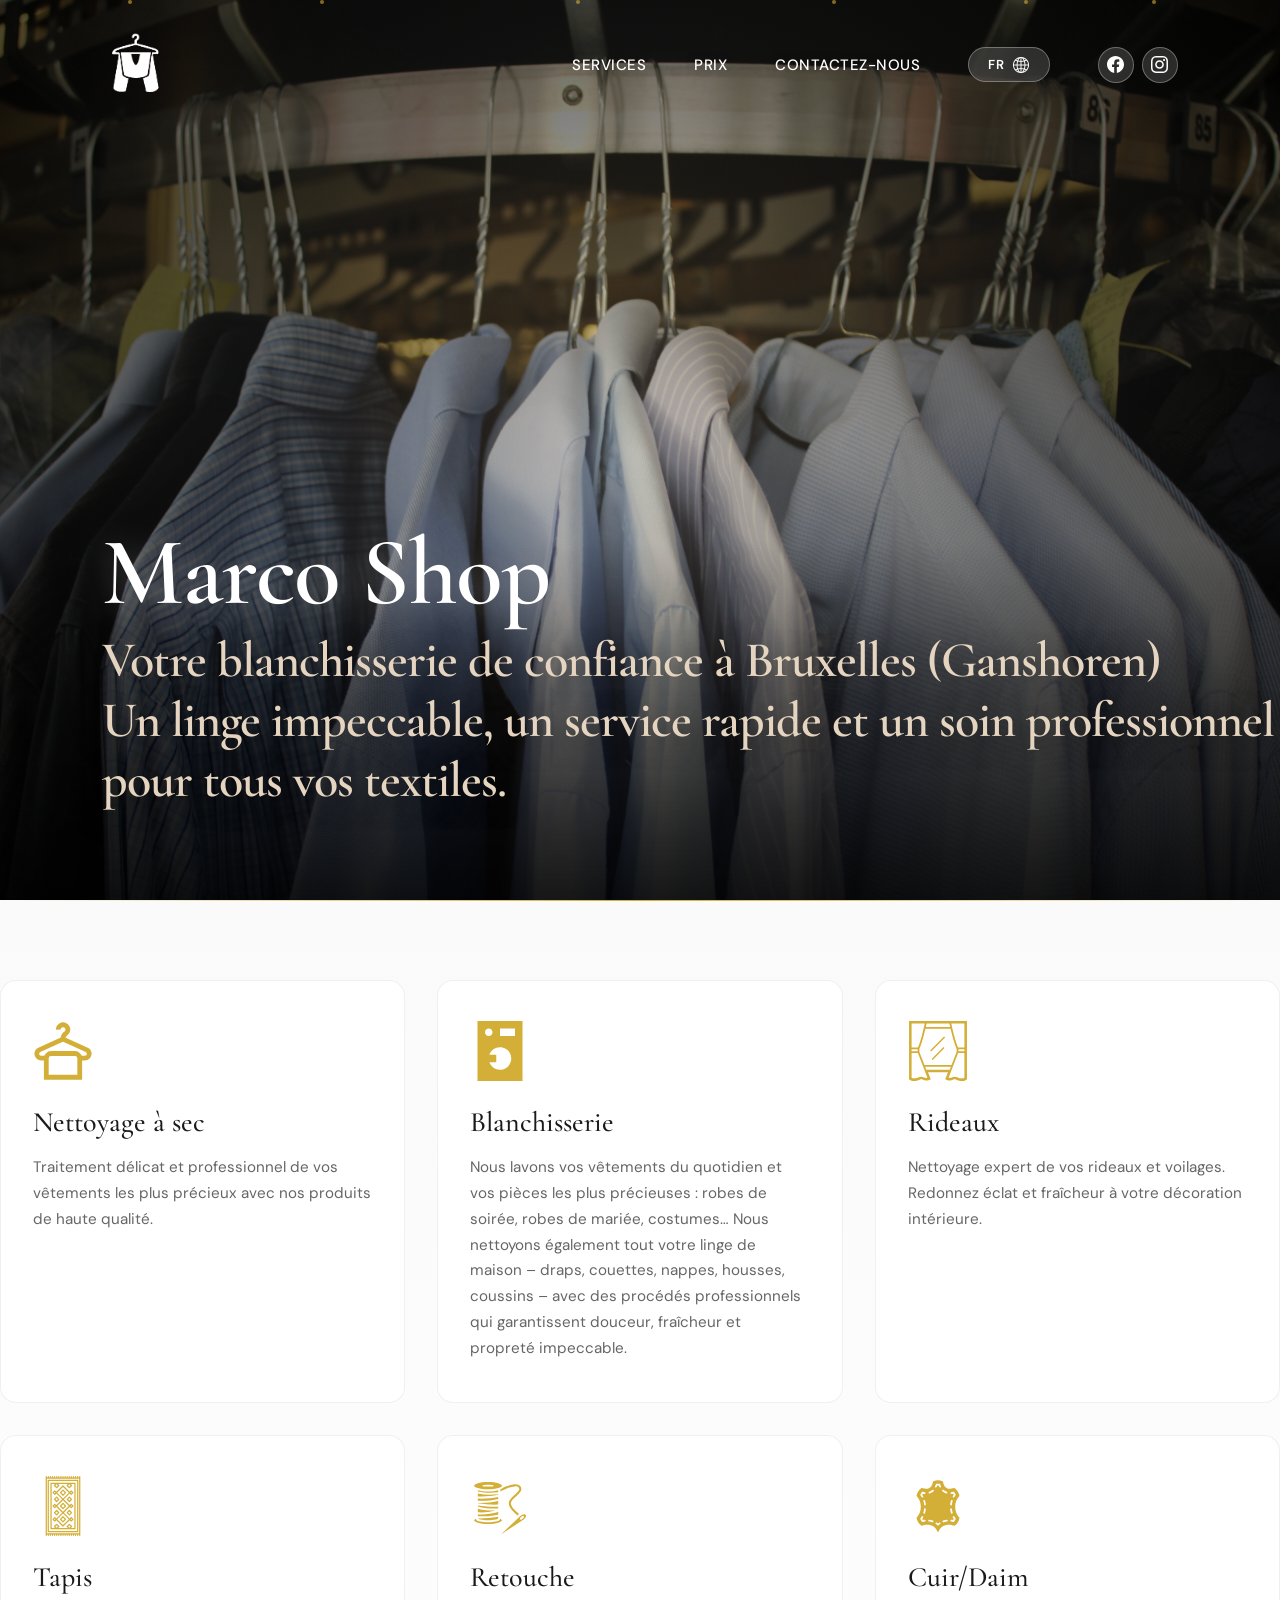
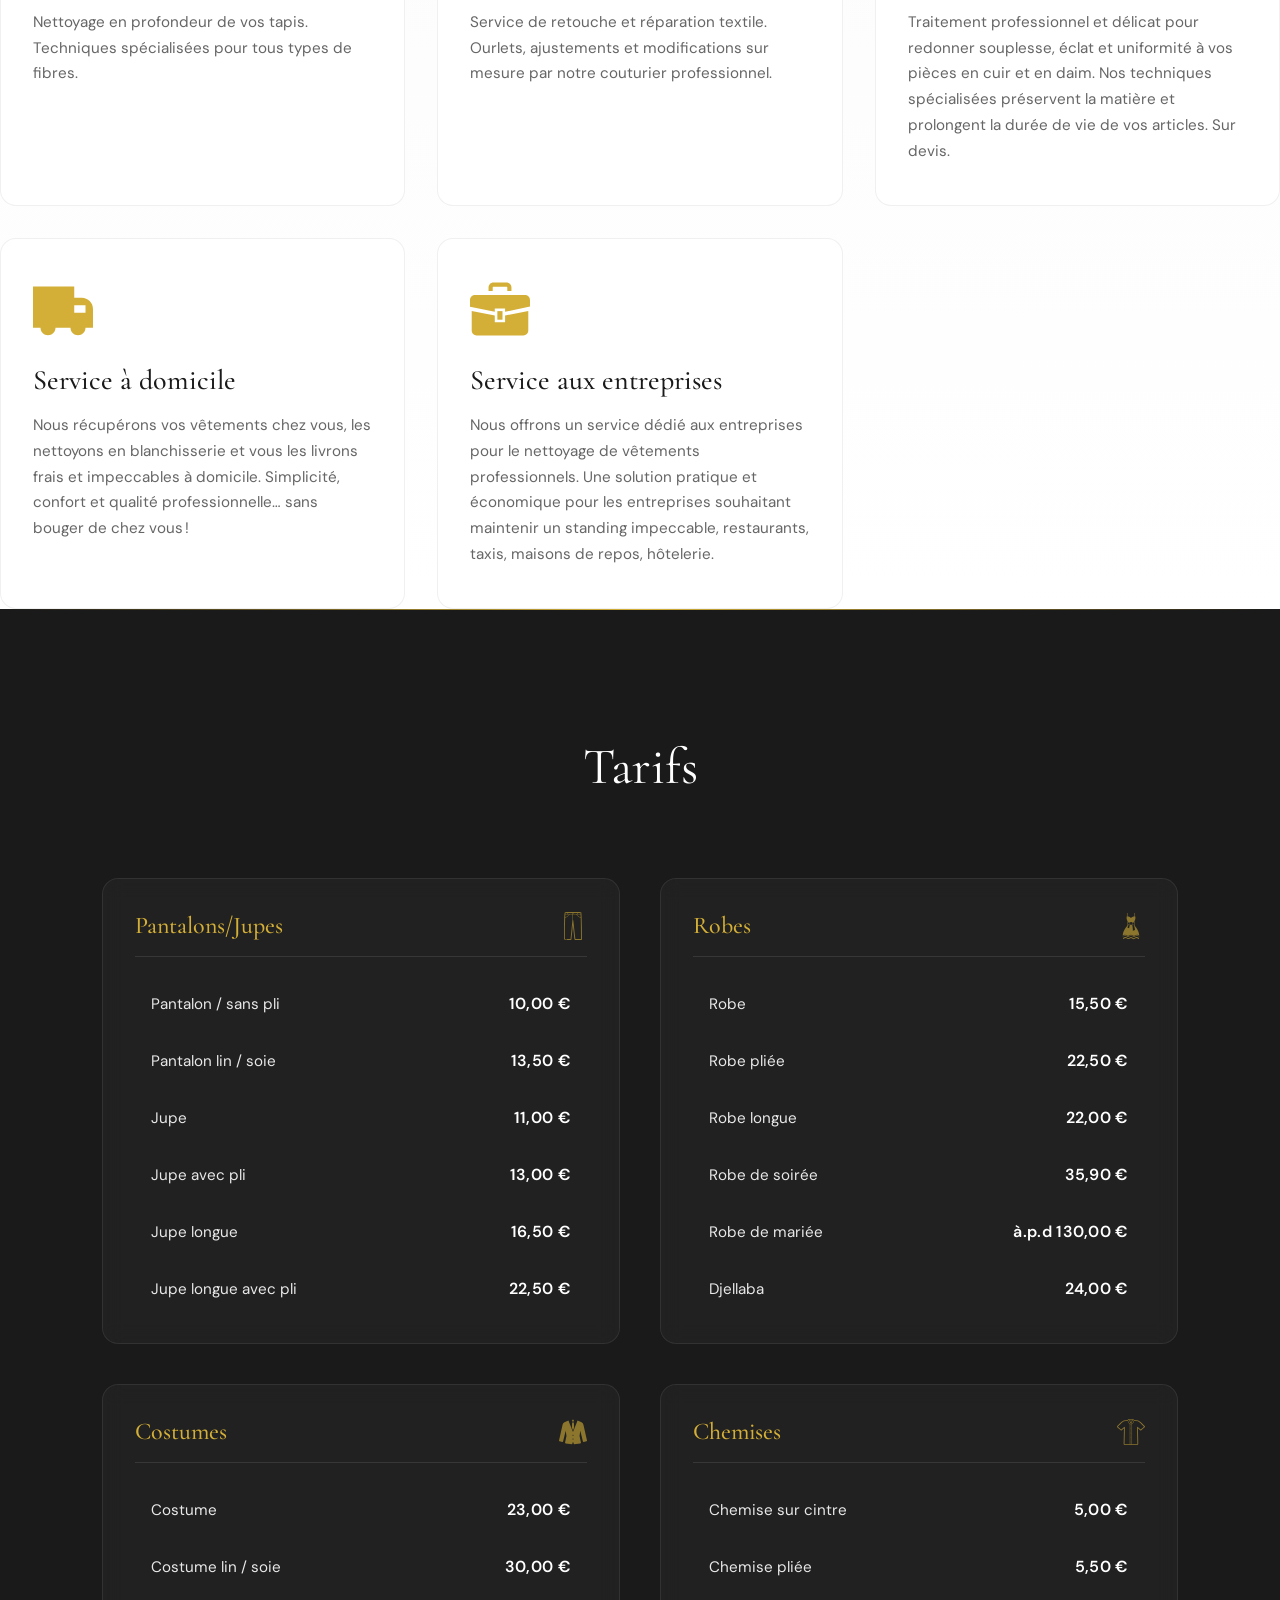
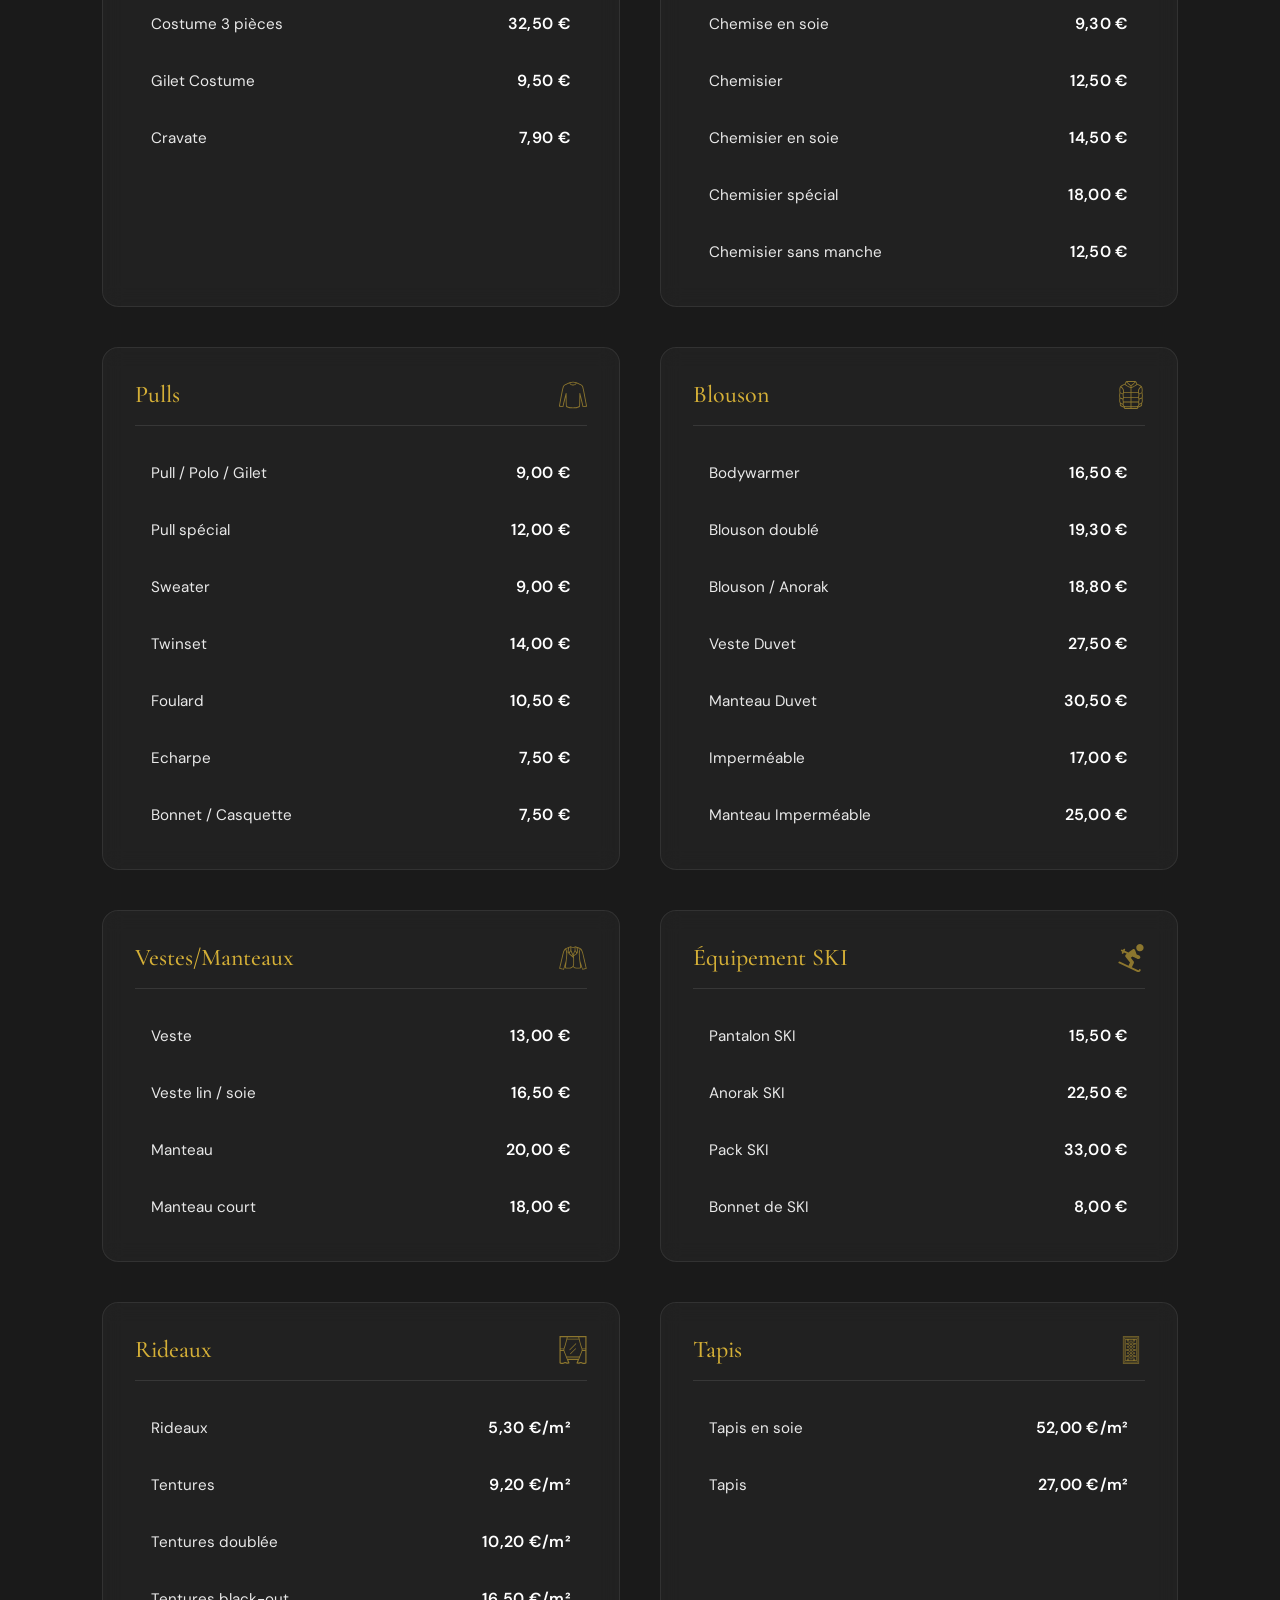
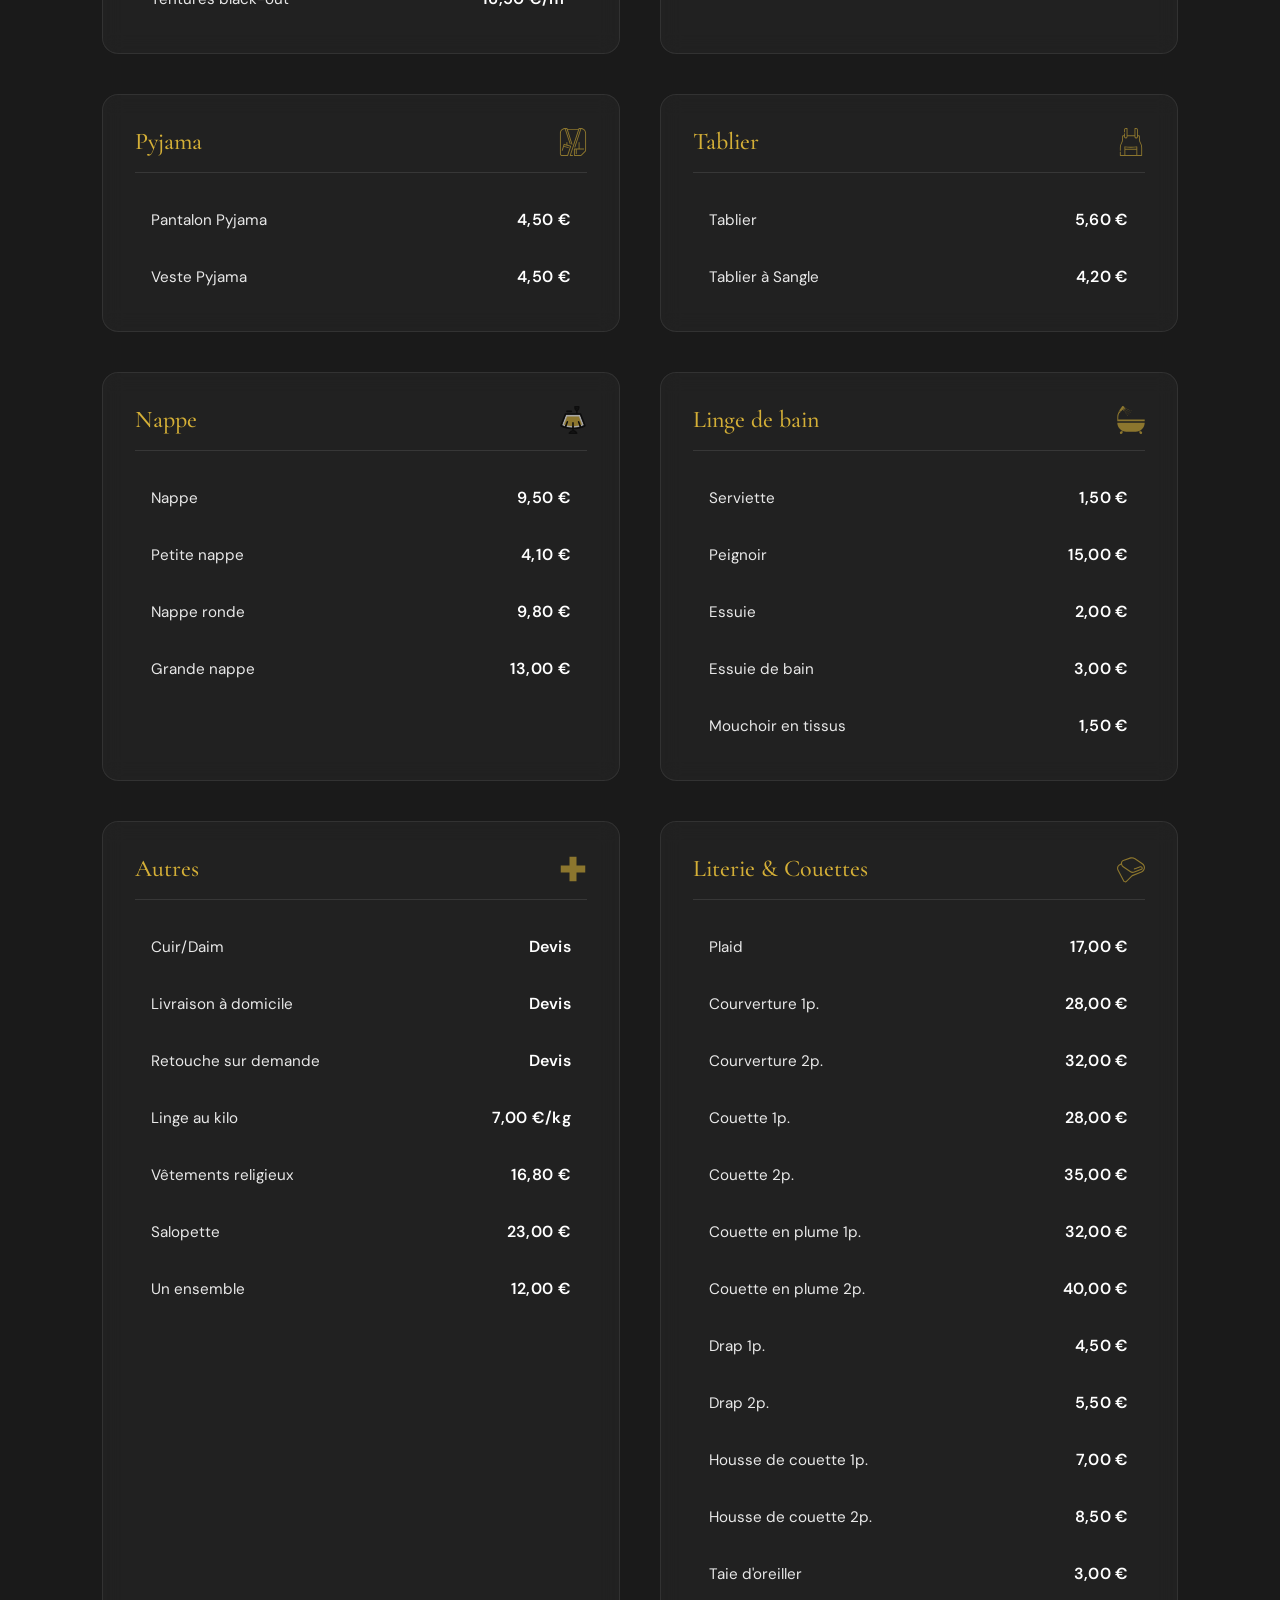
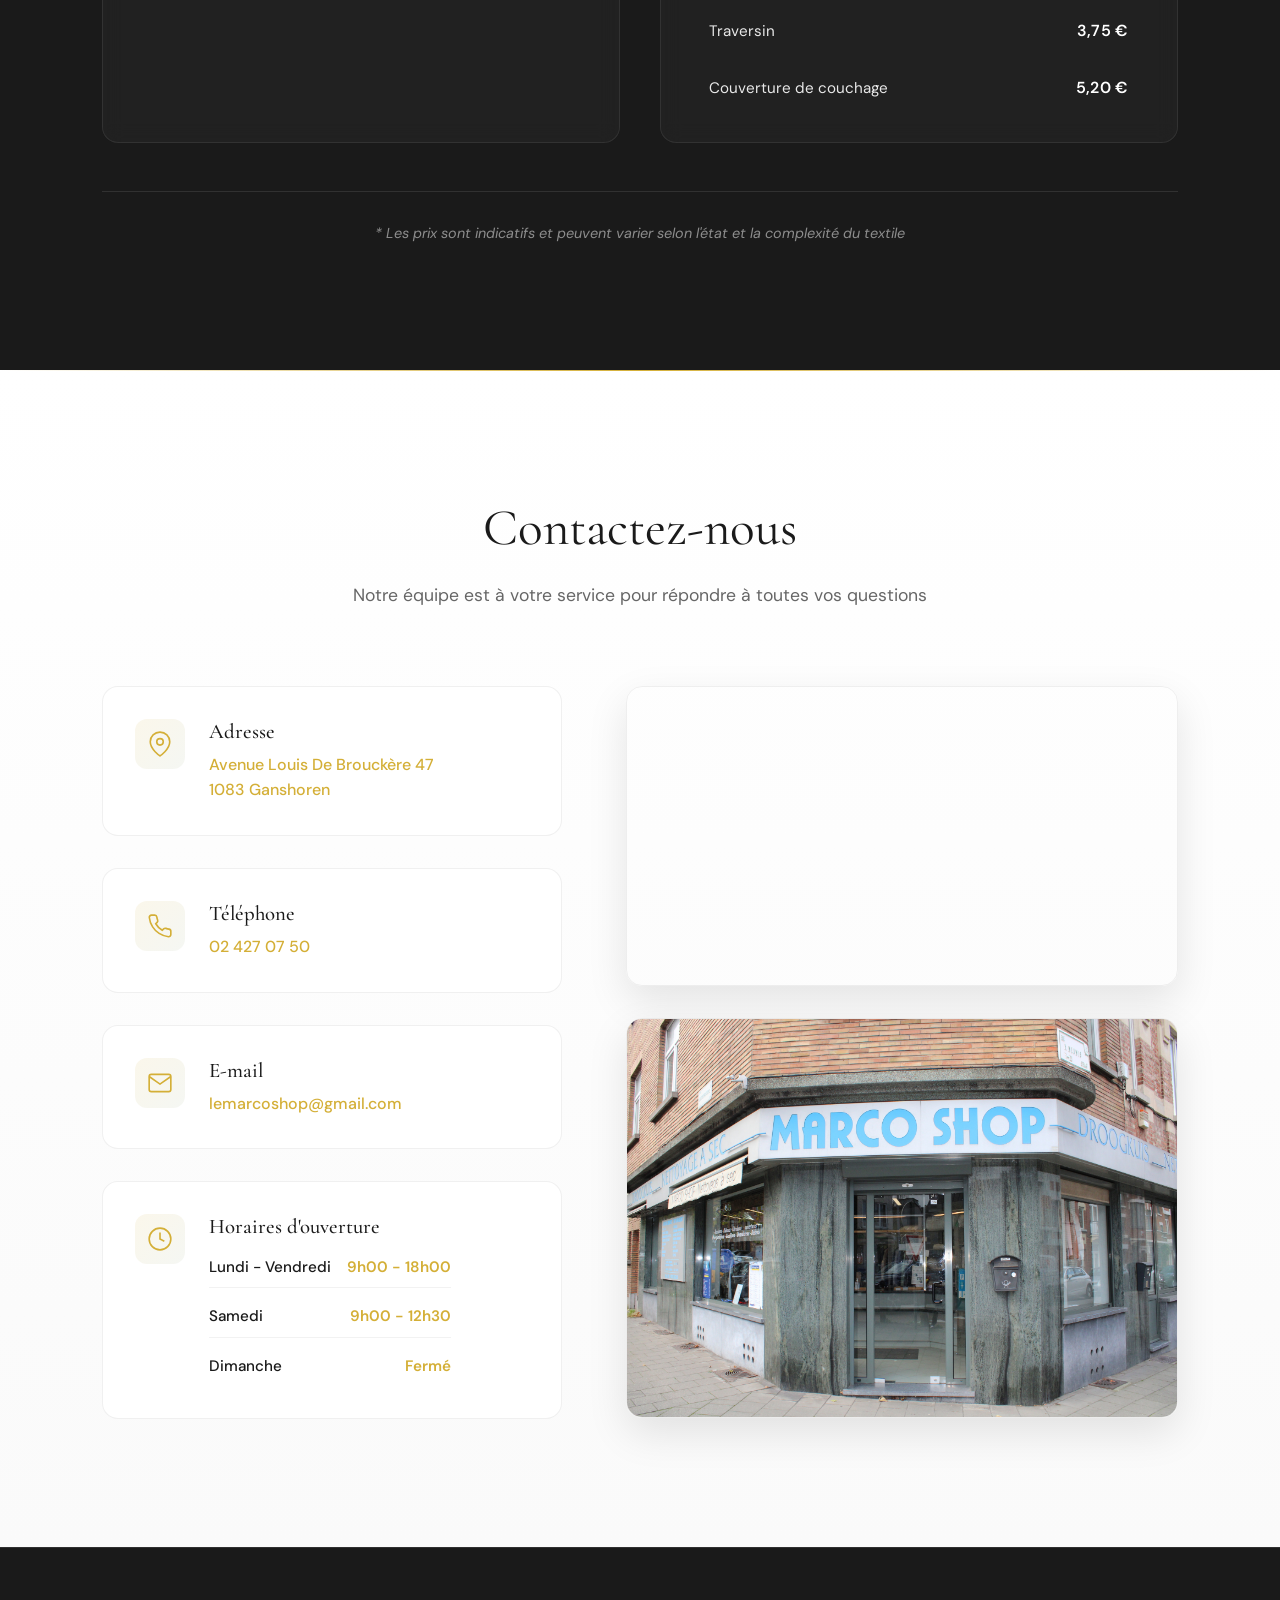
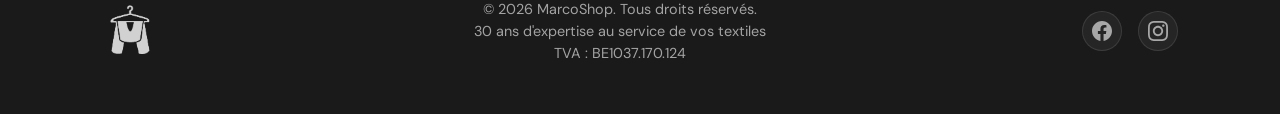
<file: index.html>
<!DOCTYPE html>
<html lang="fr">
<head>
  <meta charset="UTF-8">
  <title>Marco Shop</title>
  <meta name="description" content="Marcoshop, service de blanchisserie et de pressing basé à Bruxelles">
  <meta name="viewport" content="width=device-width, initial-scale=1.0">
  <link rel="icon" type="image/x-icon" href="annexe/logo without name transparent.png">
  <link href="https://fonts.googleapis.com/css2?family=DM+Sans:wght@300;400;500;600;700&family=Cormorant+Garamond:wght@300;400;500;600;700&display=swap" rel="stylesheet">
  <!--link rel="stylesheet" href="path/to/font-awesome/css/font-awesome.min.css">-->
  <!--<link rel="stylesheet" href="style.css">-->
  <script async src="https://www.googletagmanager.com/gtm.js?id=GTM-W56RLZ35"></script>
  <script>
    window.dataLayer = window.dataLayer || [];
    function gtag(){dataLayer.push(arguments);}
    gtag('js', new Date());
  </script>
  <script>
    function changeLanguage(code) {
      document.getElementById("selectionFlag").style.display = "none";
      if (code === "fr"){
        document.getElementById('menuFlagText').innerHTML = "FR"
        changeTextToFrench();
      }
      if (code === "nl"){
        document.getElementById('menuFlagText').innerHTML = "NL"
        changeTextToDutch();
      }
      if (code === "en"){
        document.getElementById('menuFlagText').innerHTML = "EN"
        changeTextToEnglish();
      }
      closeDialogToChangeLanguage();
    }

    function openDialogToChangeLanguage(){
      document.getElementById("selectionFlag").style.display = "flex";
    }

    function closeDialogToChangeLanguage(){
      document.getElementById("selectionFlag").style.display = "none";
    }

    function changeTextToDutch(){
      document.documentElement.lang = "nl";
      document.getElementById("textServices").innerHTML = "Diensten";
      document.getElementById("textPrix").innerHTML = "Prijzen";
      document.getElementById("textContact").innerHTML = "Contacteer ons";
      document.getElementById("heroTitle").innerHTML = "Marco Shop<br>Uw vertrouwde wasserij in Brussel (Ganshoren)<br>Onberispelijke was, snelle service en professionele zorg voor al uw textiel.<br>";
      document.getElementById("buttonSwitchToFrench").innerHTML = "FRANS"; 
      document.getElementById("buttonSwitchToDutch").innerHTML = "NEDERLANDS"; 
      document.getElementById("buttonSwitchToEnglish").innerHTML = "ENGELS"; 
      document.getElementById("service_title_nettoyageasec").innerHTML = "Stomerij";
      document.getElementById("service_description_nettoyageasec").innerHTML = "Zorgvuldige en professionele behandeling van uw meest waardevolle kledingstukken met hoogwaardige onze producten.";
      document.getElementById("service_title_blanchisserie").innerHTML = "Wasserij";
      document.getElementById("service_description_blanchisserie").innerHTML = "We wassen uw dagelijkse kleding en uw meest waardevolle stukken: avondjurken, trouwjurken, kostums... We reinigen ook al uw huishoudlinnen - lakens, dekbedden, tafelkleden, hoeslakens, kussens - met professionele methodes die zachtheid, frisheid en onberispelijke reiniging garanderen."; 
      document.getElementById("service_title_rideaux").innerHTML = "Gordijnen";
      document.getElementById("service_description_rideaux").innerHTML = "Professionele reiniging van uw gordijnen en overgordijnen. Geef uw interieur weer een frisse en stralende uitstraling.";
      document.getElementById("service_title_tapis").innerHTML = "Tapijten";
      document.getElementById("service_description_tapis").innerHTML = "Grondige reiniging van uw tapijten. Gespecialiseerde technieken voor alle soorten vezels.";
      document.getElementById("service_title_retouche").innerHTML = "Kledingveranderingen";
      document.getElementById("service_description_retouche").innerHTML = "Textielveranderings- en reparatieservice. Maatwerk zomen, aanpassingen en veranderingen door onze professionele kleermaker.";
      document.getElementById("service_title_cuir").innerHTML = "Leer/Suède";
      document.getElementById("service_description_cuir").innerHTML = "Professionele en zorgvuldige behandeling om de soepelheid, glans en gelijkmatigheid van uw leren en suède artikelen te herstellen. Onze gespecialiseerde technieken beschermen het materiaal en verlengen de levensduur van uw producten. Prijs op aanvraag.";
      document.getElementById("service_title_domicile").innerHTML = "Service aan huis";
      document.getElementById("service_description_domicile").innerHTML = "Wij halen uw kleding bij u thuis op, laten deze professioneel reinigen en bezorgen deze fris en schoon weer bij u aan de deur. Eenvoud, gemak en professionele kwaliteit… allemaal zonder dat u de deur uit hoeft!";
      document.getElementById("service_title_entreprises").innerHTML = "Zakelijke dienstverlening";
      document.getElementById("service_description_entreprises").innerHTML = "Wij bieden een speciale reinigingsservice voor bedrijfskleding. Een praktische en voordelige oplossing voor bedrijven die een onberispelijk imago willen behouden, zoals restaurants, taxibedrijven, verzorgingstehuizen en hotels, enz...";
      document.getElementById("pricing_title").innerHTML = "Prijzen";
      document.getElementById("price_pantalonsanspli").innerHTML = "Broek / zonder plooi";
      document.getElementById("price_pantalonlin").innerHTML = "Broek linnen / zijde";
      document.getElementById("price_jupe").innerHTML = "Rok";
      document.getElementById("price_jupeavecpli").innerHTML = "Rok met plooi";
      document.getElementById("price_jupelongue").innerHTML = "Rok lang";
      document.getElementById("price_jupelongueavecdecli").innerHTML = "Rok lang met plooi";
      document.getElementById("price_title_pantalon").innerHTML = "Broeken/Rokken";
      document.getElementById("price_title_robe").innerHTML = "Kleden";
      document.getElementById("price_robe").innerHTML = "Kleed";
      document.getElementById("price_robepliee").innerHTML = "Kleed met plooi";
      document.getElementById("price_robelongue").innerHTML = "Kleed lang";
      document.getElementById("price_robedesoirée").innerHTML = "Avondkleed";
      document.getElementById("price_robedmariée").innerHTML = "Trouwkleed";
      document.getElementById("price_djellaba").innerHTML = "Djellaba";
      document.getElementById("price_title_costumes").innerHTML = "Pakken";
      document.getElementById("price_costume").innerHTML = "Kostuum";
      document.getElementById("price_costumelin").innerHTML = "Kostuum linnen / zijde";
      document.getElementById("price_costume3pieces").innerHTML = "Kostuum 3-stuks";
      document.getElementById("price_giletcostume").innerHTML = "Gilet kostuum";
      document.getElementById("price_cravatte").innerHTML = "Das";
      document.getElementById("price_chemisesurcintre").innerHTML = "Hemd op kapstok";
      document.getElementById("price_chemisepliee").innerHTML = "Hemd geplooid";
      document.getElementById("price_chemisesoie").innerHTML = "Hemd in zijde";
      document.getElementById("price_chemisier").innerHTML = "Bloese";
      document.getElementById("price_chemisiersoie").innerHTML = "Bloese in zijde";
      document.getElementById("price_chemisierspecial").innerHTML = "Bloese speciaal";
      document.getElementById("price_chemisiersansmanche").innerHTML = "Blouse zonder mouw";
      document.getElementById("price_title_chemises").innerHTML = "Hemden";
      document.getElementById("price_title_pulls").innerHTML = "Truien";
      document.getElementById("price_pullpologilet").innerHTML = "Pull / Polo / Gilet";
      document.getElementById("price_pullspecial").innerHTML = "Pull speciaal";
      document.getElementById("price_sweater").innerHTML = "Sweater";
      document.getElementById("price_twinset").innerHTML = "Twinset";
      document.getElementById("price_foulard").innerHTML = "Foulard";
      document.getElementById("price_echarpe").innerHTML = "Sjaal";
      document.getElementById("price_bonnet").innerHTML = "Muts / Pet";
      document.getElementById("price_title_blouson").innerHTML = "Blouson";
      document.getElementById("price_bodywarmer").innerHTML = "Bodywarmer";
      document.getElementById("price_blousondouble").innerHTML = "Blouson gevoerde";
      document.getElementById("price_blousonanorak").innerHTML = "Blouson / Anorak";
      document.getElementById("price_vesteduvet").innerHTML = "Vest pluimen";
      document.getElementById("price_manteauduvet").innerHTML = "Mantel pluimen";
      document.getElementById("price_impermeable").innerHTML = "Regenjas";
      document.getElementById("price_manteauimpermeable").innerHTML = "Regenmantel";
      document.getElementById("price_title_veste").innerHTML = "Blezer/Mantels";
      document.getElementById("price_veste").innerHTML = "Vest";
      document.getElementById("price_vestelin").innerHTML = "Vest linnen/zijde";
      document.getElementById("price_manteau").innerHTML = "Mantel";
      document.getElementById("price_manteaucourt").innerHTML = "Mantel 3/4";
      document.getElementById("price_title_ski").innerHTML = "Ski-uitrusting";
      document.getElementById("price_pantalonski").innerHTML = "SKI Broek";
      document.getElementById("price_anorakski").innerHTML = "SKI Vest";
      document.getElementById("price_packski").innerHTML = "SKI Pak";
      document.getElementById("price_bonnetski").innerHTML = "SKI Muts";
      document.getElementById("price_title_rideau").innerHTML = "Gordijnen";
      document.getElementById("price_rideau").innerHTML = "Gordijnen";
      document.getElementById("price_tentures").innerHTML = "Gordijn embras"; 
      document.getElementById("price_tenturesdouble").innerHTML = "Gordijn gevoerd";
      document.getElementById("price_tenturesblackout").innerHTML = "Gordijn anti-zon";
      document.getElementById("price_title_tapis").innerHTML = "Tapijt";
      document.getElementById("price_tapisensoie").innerHTML = "Tapijt in zijde";
      document.getElementById("price_tapis").innerHTML = "Tapijt";
      document.getElementById("price_title_pyjama").innerHTML = "Pyjama";
      document.getElementById("price_pantalonpyjama").innerHTML = "Pyjama Broek";
      document.getElementById("price_vestepyjama").innerHTML = "Pyjama Vest";
      document.getElementById("price_title_tablier").innerHTML = "Schort";
      document.getElementById("price_tablier").innerHTML = "Schort"; 
      document.getElementById("price_tabliersangle").innerHTML = "Schort voorbinder"; 
      document.getElementById("price_title_nappe").innerHTML = "Nap";
      document.getElementById("price_nappe").innerHTML = "Nap";
      document.getElementById("price_petitenappe").innerHTML = "Nap klein";
      document.getElementById("price_napperonde").innerHTML = "Nap rond";
      document.getElementById("price_grandenappe").innerHTML = "Nap groot";
      document.getElementById("price_title_lingedebain").innerHTML = "Badlinnen";
      document.getElementById("price_serviette").innerHTML = "Servet";
      document.getElementById("price_peignoir").innerHTML = "Stofjas";
      document.getElementById("price_essuie").innerHTML = "Handdoek";
      document.getElementById("price_essuiedebain").innerHTML = "HanddoekBadlaken";
      document.getElementById("price_mouchoirentissus").innerHTML = "Zakdoek";
      document.getElementById("price_title_autre").innerHTML = "Overig";
      document.getElementById("price_devis").innerHTML = "Offerte aanvragen";
      document.getElementById("price_devissecond").innerHTML = "Offerte aanvragen";
      document.getElementById("price_devisthird").innerHTML = "Offerte aanvragen";
      document.getElementById("price_cuir").innerHTML = "Leer/Suède";
      document.getElementById("price_livraison").innerHTML = "Thuisbezorging";
      document.getElementById("price_retouche").innerHTML = "Retouche op aanvraag";
      document.getElementById("price_linge").innerHTML = "Beddengoed per gewicht";
      document.getElementById("price_vetementsreligieux").innerHTML = "Pastoorskleed";
      document.getElementById("price_salopette").innerHTML = "Overalls";
      document.getElementById("price_ensemble").innerHTML = "Overall";
      document.getElementById("price_title_literie").innerHTML = "Beddengoed & Dekbedden";
      document.getElementById("price_plaid").innerHTML = "Deken plaid";
      document.getElementById("price_courverture1p").innerHTML = "Deken 1p.";
      document.getElementById("price_courverture2p").innerHTML = "Deken 2p.";
      document.getElementById("price_couette1p").innerHTML = "Donsdeken 1p.";
      document.getElementById("price_couette2p").innerHTML = "Donsdeken 2p.";
      document.getElementById("price_couetteplume1p").innerHTML = "Donsdeken pluim 1p.";
      document.getElementById("price_couetteplume2p").innerHTML = "Donsdeken pluim 2p.";
      document.getElementById("price_drap1p").innerHTML = "Laken 1p.";
      document.getElementById("price_drap2p").innerHTML = "Laken 2p.";
      document.getElementById("price_housse1p").innerHTML = "Dekbedovertrek 1p.";
      document.getElementById("price_housse2p").innerHTML = "Dekbedovertrek 2p.";
      document.getElementById("price_taie").innerHTML = "Fluwijn";
      document.getElementById("price_traversin").innerHTML = "Peluw";
      document.getElementById("price_couverturecouchage").innerHTML = "Slaapkleed";
      document.getElementById("end_sentence_price").innerHTML = "* De prijzen zijn indicatief en kunnen variëren afhankelijk van de staat en complexiteit van het textiel.";
      document.getElementById("title_contact_session").innerHTML = "Neem contact met ons op";
      document.getElementById("text_below_contact_title").innerHTML = "Ons team staat tot uw dienst om al uw vragen te beantwoorden.";
      document.getElementById("adresse").innerHTML = "Address";
      document.getElementById("address_value").innerHTML = "Louis De Brouckèrelaan 47<br>1083 Ganshoren";
      document.getElementById("telephone").innerHTML = "Telefoon";
      document.getElementById("title_opening").innerHTML = "Openingstijden";
      document.getElementById("hours_week").innerHTML = "<span class='day'>Maandag - Vrijdag</span> <span class='hours'>9:00 - 18:00</span>";
      document.getElementById("hours_saturday").innerHTML = "<span class='day'>Zaterdag</span> <span class='hours'>9:00 - 12:30</span>";
      document.getElementById("hours_sunday").innerHTML = "<span class='day'>Zondag</span> <span class='hours'>Gesloten</span>";
      document.getElementById("footer_info").innerHTML = "<p>© 2026 MarcoShop. Alle rechten voorbehouden.</p><p>30 jaar expertise in uw textielbranche.</p>";
      document.getElementById("a_partir_de").innerHTML = "vanaf 130,00 €";
    }

    function changeTextToEnglish(){
      document.documentElement.lang = "en";
      document.getElementById("textServices").innerHTML = "Services";
      document.getElementById("textPrix").innerHTML = "Price";
      document.getElementById("textContact").innerHTML = "Contact us";
      document.getElementById("heroTitle").innerHTML = "Marco Shop<br>Your trusted laundry in Brussels (Ganshoren)<br>Impeccable laundry, fast service and professional care for all your textiles.<br>";
      document.getElementById("buttonSwitchToFrench").innerHTML = "FRENCH"; 
      document.getElementById("buttonSwitchToDutch").innerHTML = "DUTCH"; 
      document.getElementById("buttonSwitchToEnglish").innerHTML = "ENGLISH";
      document.getElementById("service_title_nettoyageasec").innerHTML = "Dry cleaning";
      document.getElementById("service_description_nettoyageasec").innerHTML = "Delicate and professional treatment of your most precious garments with high-quality products.";
      document.getElementById("service_title_blanchisserie").innerHTML = "Laundry";
      document.getElementById("service_description_blanchisserie").innerHTML = "We wash your everyday clothes and your most precious pieces: evening dresses, wedding dresses, suits… We also clean all your household linens – sheets, duvets, tablecloths, pillowcases – with professional methods that guarantee softness, freshness and impeccable cleanliness.";
      document.getElementById("service_title_rideaux").innerHTML = "Curtains/Sheers";
      document.getElementById("service_description_rideaux").innerHTML = "Expert cleaning of your curtains and drapes. Restore brightness and freshness to your interior decore.";
      document.getElementById("service_title_tapis").innerHTML = "Carpets";
      document.getElementById("service_description_tapis").innerHTML = "Deep cleaning of your carpets and rugs. Specialized techniques for all types of fibers.";
      document.getElementById("service_title_retouche").innerHTML = "Clothing Alterations";
      document.getElementById("service_description_retouche").innerHTML = "Textile alteration and repair service. Custom hems, adjustments, and alterations by our professional tailor.";
      document.getElementById("service_title_cuir").innerHTML = "Leather/Suede";
      document.getElementById("service_description_cuir").innerHTML = "Professional and delicate treatment to restore flexibility, shine and uniformity to your leather and suede pieces. Our specialized techniques preserve the material and extend the lifespan of your items. Upon request.";
      document.getElementById("service_title_domicile").innerHTML = "Home service";
      document.getElementById("service_description_domicile").innerHTML = "We pick up your clothes at your home, clean them in our laundry facility and deliver them fresh and impeccable at your doorstep. Simplicity, comfort and professional quality… without leaving your home!";
      document.getElementById("service_title_entreprises").innerHTML = "Business Services";
      document.getElementById("service_description_entreprises").innerHTML = "We offer a dedicated business cleaning service for professional clothing. A practical and economical solution for companies wishing to maintain an impeccable image, including restaurants, taxis, nursing homes, and hotels.";
      document.getElementById("pricing_title").innerHTML = "Prices";
      document.getElementById("price_pantalonsanspli").innerHTML = "Pants / Plain";
      document.getElementById("price_pantalonlin").innerHTML = "Linen / Silk Pants";
      document.getElementById("price_jupe").innerHTML = "Skirt";
      document.getElementById("price_jupeavecpli").innerHTML = "Pleated Skirt";
      document.getElementById("price_jupelongue").innerHTML = "Long Skirt";
      document.getElementById("price_jupelongueavecdecli").innerHTML = "Long Pleated Skirt";
      document.getElementById("price_title_pantalon").innerHTML = "Trousers/Skirts";
      document.getElementById("price_title_robe").innerHTML = "Dresses";
      document.getElementById("price_robe").innerHTML = "Dress";
      document.getElementById("price_robepliee").innerHTML = "Pleated dress";
      document.getElementById("price_robelongue").innerHTML = "Long dress";
      document.getElementById("price_robedesoirée").innerHTML = "Evening dress";
      document.getElementById("price_robedmariée").innerHTML = "Wedding dress";
      document.getElementById("price_djellaba").innerHTML = "Djellaba";
      document.getElementById("price_title_costumes").innerHTML = "Suits";
      document.getElementById("price_costume").innerHTML = "Suit";
      document.getElementById("price_costumelin").innerHTML = "Linen/silk suit";
      document.getElementById("price_costume3pieces").innerHTML = "3-piece suit";
      document.getElementById("price_giletcostume").innerHTML = "Suit vest";
      document.getElementById("price_cravatte").innerHTML = "Tie";
      document.getElementById("price_chemisesurcintre").innerHTML = "Shirt on a hanger";
      document.getElementById("price_chemisepliee").innerHTML = "Folded shirt";
      document.getElementById("price_chemisesoie").innerHTML = "Silk shirt";
      document.getElementById("price_chemisier").innerHTML = "Blouse";
      document.getElementById("price_chemisiersoie").innerHTML = "Silk blouse";
      document.getElementById("price_chemisierspecial").innerHTML = "Special blouse";
      document.getElementById("price_chemisiersansmanche").innerHTML = "Sleeveless blouse";
      document.getElementById("price_title_chemises").innerHTML = "Shirts";
      document.getElementById("price_title_pulls").innerHTML = "Sweaters";
      document.getElementById("price_pullpologilet").innerHTML = "Sweater / Polo / Cardigan";
      document.getElementById("price_pullspecial").innerHTML = "Specialty Sweater";
      document.getElementById("price_sweater").innerHTML = "Sweater";
      document.getElementById("price_twinset").innerHTML = "Twinset";
      document.getElementById("price_foulard").innerHTML = "Scarf";
      document.getElementById("price_echarpe").innerHTML = "Bag";
      document.getElementById("price_bonnet").innerHTML = "Beanie / Cap";
      document.getElementById("price_title_blouson").innerHTML = "Jacket";
      document.getElementById("price_bodywarmer").innerHTML = "Bodywarmer";
      document.getElementById("price_blousondouble").innerHTML = "Lined Jacket";
      document.getElementById("price_blousonanorak").innerHTML = "Jacket / Anorak";
      document.getElementById("price_vesteduvet").innerHTML = "Down Jacket";
      document.getElementById("price_manteauduvet").innerHTML = "Down Coat";
      document.getElementById("price_impermeable").innerHTML = "Waterproof";
      document.getElementById("price_manteauimpermeable").innerHTML = "Waterproof Coat";
      document.getElementById("price_title_veste").innerHTML = "Jackets/Coats";
      document.getElementById("price_veste").innerHTML = "Jacket";
      document.getElementById("price_vestelin").innerHTML = "Linen/Silk Jacket";
      document.getElementById("price_manteau").innerHTML = "Coat";
      document.getElementById("price_manteaucourt").innerHTML = "Short Coat "; 
      document.getElementById("price_title_ski").innerHTML = "Ski Equipment";
      document.getElementById("price_pantalonski").innerHTML = "Ski Pants";
      document.getElementById("price_anorakski").innerHTML = "Ski Anorak";
      document.getElementById("price_packski").innerHTML = "Ski Pack";
      document.getElementById("price_bonnetski").innerHTML = "Ski Hat";
      document.getElementById("price_title_rideau").innerHTML = "Curtains";
      document.getElementById("price_rideau").innerHTML = "Curtains";
      document.getElementById("price_tentures").innerHTML = "Drapes"; 
      document.getElementById("price_tenturesdouble").innerHTML = "Lined drapes";
      document.getElementById("price_tenturesblackout").innerHTML = "Blackout drapes";
      document.getElementById("price_title_tapis").innerHTML = "Carpets";
      document.getElementById("price_tapisensoie").innerHTML = "Silk carpets";
      document.getElementById("price_tapis").innerHTML = "Carpets";
      document.getElementById("price_title_pyjama").innerHTML = "Pajamas";
      document.getElementById("price_pantalonpyjama").innerHTML = "Pajamas pants";
      document.getElementById("price_vestepyjama").innerHTML = "Pajamas Jacket";
      document.getElementById("price_title_tablier").innerHTML = "Apron";
      document.getElementById("price_tablier").innerHTML = "Apron"; 
      document.getElementById("price_tabliersangle").innerHTML = "Strap Apron"; 
      document.getElementById("price_title_nappe").innerHTML = "Tablecloth";
      document.getElementById("price_nappe").innerHTML = "Tablecloth";
      document.getElementById("price_petitenappe").innerHTML = "Small tablecloth";
      document.getElementById("price_napperonde").innerHTML = "Round tablecloth";
      document.getElementById("price_grandenappe").innerHTML = "Large tablecloth";
      document.getElementById("price_title_lingedebain").innerHTML = "Bath linens";
      document.getElementById("price_serviette").innerHTML = "Towel";
      document.getElementById("price_peignoir").innerHTML = "Bathrobe";
      document.getElementById("price_essuie").innerHTML = "Towel";
      document.getElementById("price_essuiedebain").innerHTML = "Bath towel";
      document.getElementById("price_mouchoirentissus").innerHTML = "Handkerchief";
      document.getElementById("price_title_autre").innerHTML = "Other";
      document.getElementById("price_devis").innerHTML = "Quote on request";
      document.getElementById("price_devissecond").innerHTML = "Quote on request";
      document.getElementById("price_devisthird").innerHTML = "Quote on request";
      document.getElementById("price_cuir").innerHTML = "Leather/Suede";
      document.getElementById("price_livraison").innerHTML = "Home Delivery";
      document.getElementById("price_retouche").innerHTML = "Alterations upon request";
      document.getElementById("price_linge").innerHTML = "Linens by weight";
      document.getElementById("price_vetementsreligieux").innerHTML = "Religious Clothing";
      document.getElementById("price_salopette").innerHTML = "Overalls";
      document.getElementById("price_ensemble").innerHTML = "A Set";
      document.getElementById("price_title_literie").innerHTML = "Bedding & Duvets";
      document.getElementById("price_plaid").innerHTML = "Throw";
      document.getElementById("price_courverture1p").innerHTML = "Single Blanket";
      document.getElementById("price_courverture2p").innerHTML = "Double Blanket";
      document.getElementById("price_couette1p").innerHTML = "Single Duvet";
      document.getElementById("price_couette2p").innerHTML = "Double Duvet";
      document.getElementById("price_couetteplume1p").innerHTML = "Single Feather Duvet";
      document.getElementById("price_couetteplume2p").innerHTML = "Double Feather Duvet";
      document.getElementById("price_drap1p").innerHTML = "Single Sheet";
      document.getElementById("price_drap2p").innerHTML = "Double Sheet";
      document.getElementById("price_housse1p").innerHTML = "Single Duvet Cover";
      document.getElementById("price_housse2p").innerHTML = "Double Duvet Cover";
      document.getElementById("price_taie").innerHTML = "Pillowcase";
      document.getElementById("price_traversin").innerHTML = "Bolster";
      document.getElementById("price_couverturecouchage").innerHTML = "Blanket";
      document.getElementById("end_sentence_price").innerHTML = "* Prices are indicative and may vary depending on the condition and complexity of the textile";
      document.getElementById("title_contact_session").innerHTML = "Contact us";
      document.getElementById("text_below_contact_title").innerHTML = "Our team is at your service to answer all your questions.";
      document.getElementById("adresse").innerHTML = "Adres";
      document.getElementById("address_value").innerHTML = "Avenue Louis De Brouckère 47<br>1083 Ganshoren";
      document.getElementById("telephone").innerHTML = "Phone";
      document.getElementById("title_opening").innerHTML = "Opening Hours";
      document.getElementById("hours_week").innerHTML = "<span class='day'>Monday - Friday</span> <span class='hours'>9:00 - 18:00</span>";
      document.getElementById("hours_saturday").innerHTML = "<span class='day'>Saturday</span> <span class='hours'>9:00 - 12:30</span>";
      document.getElementById("hours_sunday").innerHTML = "<span class='day'>Sunday</span> <span class='hours'>Closed</span>";
      document.getElementById("footer_info").innerHTML = "<p>© 2026 MarcoShop. All rights reserved.</p><p>30 years of expertise serving your textiles</p>";
      document.getElementById("a_partir_de").innerHTML = "from 130,00 €";
    }

    function changeTextToFrench(){
      document.documentElement.lang = "fr";
      document.getElementById("textServices").innerHTML = "Services";
      document.getElementById("textPrix").innerHTML = "Prix";
      document.getElementById("textContact").innerHTML = "Contactez-nous";
      document.getElementById("heroTitle").innerHTML = "Marco Shop<br>Votre blanchisserie de confiance à Bruxelles (Ganshoren)<br>Un linge impeccable, un service rapide et un soin professionnel pour tous vos textiles.<br>";
      document.getElementById("buttonSwitchToFrench").innerHTML = "FRANÇAIS"; 
      document.getElementById("buttonSwitchToDutch").innerHTML = "NEERLANDAIS"; 
      document.getElementById("buttonSwitchToEnglish").innerHTML = "ENGLAIS";
      document.getElementById("service_title_nettoyageasec").innerHTML = "Nettoyage à sec";
      document.getElementById("service_description_nettoyageasec").innerHTML = "Traitement délicat et professionnel de vos vêtements les plus précieux avec nos produits de haute qualité.";
      document.getElementById("service_title_blanchisserie").innerHTML = "Blanchisserie";
      document.getElementById("service_description_blanchisserie").innerHTML = "Nous lavons vos vêtements du quotidien et vos pièces les plus précieuses : robes de soirée, robes de mariée, costumes… Nous nettoyons également tout votre linge de maison – draps, couettes, nappes, housses, coussins – avec des procédés professionnels qui garantissent douceur, fraîcheur et propreté impeccable.";
      document.getElementById("service_title_rideaux").innerHTML = "Rideaux";
      document.getElementById("service_description_rideaux").innerHTML = "Nettoyage expert de vos rideaux et voilages. Redonnez éclat et fraîcheur à votre décoration intérieure.";
      document.getElementById("service_title_tapis").innerHTML = "Tapis";
      document.getElementById("service_description_tapis").innerHTML = "Nettoyage en profondeur de vos tapis. Techniques spécialisées pour tous types de fibres.";
      document.getElementById("service_title_retouche").innerHTML = "Retouches";
      document.getElementById("service_description_retouche").innerHTML = "Service de retouche et réparation textile. Ourlets, ajustements et modifications sur mesure par notre couturier professionnel.";
      document.getElementById("service_title_cuir").innerHTML = "Cuir/Daim";
      document.getElementById("service_description_cuir").innerHTML = "Traitement professionnel et délicat pour redonner souplesse, éclat et uniformité à vos pièces en cuir et en daim. Nos techniques spécialisées préservent la matière et prolongent la durée de vie de vos articles. Sur devis.";
      document.getElementById("service_title_domicile").innerHTML = "Service à domicile";
      document.getElementById("service_description_domicile").innerHTML = "Nous récupérons vos vêtements chez vous, les nettoyons en blanchisserie et vous les livrons frais et impeccables à domicile. Simplicité, confort et qualité professionnelle… sans bouger de chez vous !";
      document.getElementById("service_title_entreprises").innerHTML = "Service aux entreprises";
      document.getElementById("service_description_entreprises").innerHTML = "Nous offrons un service dédié aux entreprises pour le nettoyage de vêtements professionnels. Une solution pratique et économique pour les entreprises souhaitant maintenir un standing impeccable, restaurants, taxis, maisons de repos, hôtelerie.";
      document.getElementById("pricing_title").innerHTML = "Tarifs";
      document.getElementById("price_pantalonsanspli").innerHTML = "Pantalon / sans pli";
      document.getElementById("price_pantalonlin").innerHTML = "Pantalon lin / soie";
      document.getElementById("price_jupe").innerHTML = "Jupe";
      document.getElementById("price_jupeavecpli").innerHTML = "Jupe avec pli";
      document.getElementById("price_jupelongue").innerHTML = "Jupe longue";
      document.getElementById("price_jupelongueavecdecli").innerHTML = "Jupe longue avec pli";
      document.getElementById("price_title_pantalon").innerHTML = "Pantalon/Jupe";
      document.getElementById("price_title_robe").innerHTML = "Robes";
      document.getElementById("price_robe").innerHTML = "Robe";
      document.getElementById("price_robepliee").innerHTML = "Robe pliée";
      document.getElementById("price_robelongue").innerHTML = "Robe longue";
      document.getElementById("price_robedesoirée").innerHTML = "Robe de soirée";
      document.getElementById("price_robedmariée").innerHTML = "Robe de mariée";
      document.getElementById("price_djellaba").innerHTML = "Djellaba";
      document.getElementById("price_title_costumes").innerHTML = "Costumes";
      document.getElementById("price_costume").innerHTML = "Costume";
      document.getElementById("price_costumelin").innerHTML = "Costume lin / soie";
      document.getElementById("price_costume3pieces").innerHTML = "Costume 3 pièces";
      document.getElementById("price_giletcostume").innerHTML = "Gilet Costume";
      document.getElementById("price_cravatte").innerHTML = "Cravate";
      document.getElementById("price_chemisesurcintre").innerHTML = "Chemise sur cintre";
      document.getElementById("price_chemisepliee").innerHTML = "Chemise pliée";
      document.getElementById("price_chemisesoie").innerHTML = "Chemise en soie";
      document.getElementById("price_chemisier").innerHTML = "Chemisier";
      document.getElementById("price_chemisiersoie").innerHTML = "Chemisier en soie";
      document.getElementById("price_chemisierspecial").innerHTML = "Chemisier spécial";
      document.getElementById("price_chemisiersansmanche").innerHTML = "Chemisier sans manche";
      document.getElementById("price_title_chemises").innerHTML = "Chemises";
      document.getElementById("price_title_pulls").innerHTML = "Pulls";
      document.getElementById("price_pullpologilet").innerHTML = "Pull / Polo / Gilet";
      document.getElementById("price_pullspecial").innerHTML = "Pull spécial";
      document.getElementById("price_sweater").innerHTML = "Sweater";
      document.getElementById("price_twinset").innerHTML = "Twinset";
      document.getElementById("price_foulard").innerHTML = "Foulard";
      document.getElementById("price_echarpe").innerHTML = "Echarpe";
      document.getElementById("price_bonnet").innerHTML = "Bonnet / Casquette";
      document.getElementById("price_title_blouson").innerHTML = "Blouson";
      document.getElementById("price_bodywarmer").innerHTML = "Bodywarmer";
      document.getElementById("price_blousondouble").innerHTML = "Blouson doublé";
      document.getElementById("price_blousonanorak").innerHTML = "Blouson / Anorak";
      document.getElementById("price_vesteduvet").innerHTML = "Veste Duvet";
      document.getElementById("price_manteauduvet").innerHTML = "Manteau Duvet";
      document.getElementById("price_impermeable").innerHTML = "Imperméable";
      document.getElementById("price_manteauimpermeable").innerHTML = "Manteau Imperméable";
      document.getElementById("price_title_veste").innerHTML = "Vestes/Manteaux";
      document.getElementById("price_veste").innerHTML = "Veste";
      document.getElementById("price_vestelin").innerHTML = "Veste lin / soie";
      document.getElementById("price_manteau").innerHTML = "Manteau";
      document.getElementById("price_manteaucourt").innerHTML = "Manteau court"; 
      document.getElementById("price_title_ski").innerHTML = "Équipement SKI";
      document.getElementById("price_pantalonski").innerHTML = "Pantalon SKI";
      document.getElementById("price_anorakski").innerHTML = "Anorak SKI";
      document.getElementById("price_packski").innerHTML = "Pack SKI";
      document.getElementById("price_bonnetski").innerHTML = "Bonnet SKI";
      document.getElementById("price_title_rideau").innerHTML = "Rideaux";
      document.getElementById("price_rideau").innerHTML = "Rideaux";
      document.getElementById("price_tentures").innerHTML = "Tentures"; 
      document.getElementById("price_tenturesdouble").innerHTML = "Tentures doublée";
      document.getElementById("price_tenturesblackout").innerHTML = "Tentures black-out";
      document.getElementById("price_title_tapis").innerHTML = "Tapis";
      document.getElementById("price_tapisensoie").innerHTML = "Tapis en soie";
      document.getElementById("price_tapis").innerHTML = "Tapis";
      document.getElementById("price_title_pyjama").innerHTML = "Pyjama";
      document.getElementById("price_pantalonpyjama").innerHTML = "Pantalon Pyjama";
      document.getElementById("price_vestepyjama").innerHTML = "Veste Pyjama";
      document.getElementById("price_title_tablier").innerHTML = "Tablier";
      document.getElementById("price_tablier").innerHTML = "Tablier"; 
      document.getElementById("price_tabliersangle").innerHTML = "Tablier à Sangle"; 
      document.getElementById("price_title_nappe").innerHTML = "Nappe";
      document.getElementById("price_nappe").innerHTML = "Nappe";
      document.getElementById("price_petitenappe").innerHTML = "Petite nappe";
      document.getElementById("price_napperonde").innerHTML = "Nappe ronde";
      document.getElementById("price_grandenappe").innerHTML = "Grande nappe";
      document.getElementById("price_title_lingedebain").innerHTML = "Linge de bain";
      document.getElementById("price_serviette").innerHTML = "Serviette";
      document.getElementById("price_peignoir").innerHTML = "Peignoir";
      document.getElementById("price_essuie").innerHTML = "Essuie";
      document.getElementById("price_essuiedebain").innerHTML = "Essuie de bain";
      document.getElementById("price_mouchoirentissus").innerHTML = "Mouchoir en tissus";
      document.getElementById("price_title_autre").innerHTML = "Autre";
      document.getElementById("price_devis").innerHTML = "Devis";
      document.getElementById("price_devissecond").innerHTML = "Devis";
      document.getElementById("price_devisthird").innerHTML = "Devis";
      document.getElementById("price_cuir").innerHTML = "Cuir/Daim";
      document.getElementById("price_livraison").innerHTML = "Livraison à domicile";
      document.getElementById("price_retouche").innerHTML = "Retouche sur demande";
      document.getElementById("price_linge").innerHTML = "Linge au kilo";
      document.getElementById("price_vetementsreligieux").innerHTML = "Vêtements religieux";
      document.getElementById("price_salopette").innerHTML = "Salopette";
      document.getElementById("price_ensemble").innerHTML = "Un ensemble";
      document.getElementById("price_title_literie").innerHTML = "Literie & Couettes";
      document.getElementById("price_plaid").innerHTML = "Plaid";
      document.getElementById("price_courverture1p").innerHTML = "Courverture 1p.";
      document.getElementById("price_courverture2p").innerHTML = "Courverture 2p.";
      document.getElementById("price_couette1p").innerHTML = "Couette 1p.";
      document.getElementById("price_couette2p").innerHTML = "Couette 2p.";
      document.getElementById("price_couetteplume1p").innerHTML = "Couette en plume 1p.";
      document.getElementById("price_couetteplume2p").innerHTML = "Couette en plume 2p.";
      document.getElementById("price_drap1p").innerHTML = "Drap 1p.";
      document.getElementById("price_drap2p").innerHTML = "Drap 2p.";
      document.getElementById("price_housse1p").innerHTML = "Housse de couette 1p.";
      document.getElementById("price_housse2p").innerHTML = "Housse de couette 2p.";
      document.getElementById("price_taie").innerHTML = "Taie d'oreiller";
      document.getElementById("price_traversin").innerHTML = "Traversin";
      document.getElementById("price_couverturecouchage").innerHTML = "Couverture de couchage";
      document.getElementById("end_sentence_price").innerHTML = "* Les prix sont indicatifs et peuvent varier selon l'état et la complexité du textile";
      document.getElementById("title_contact_session").innerHTML = "Contactez-nous";
      document.getElementById("text_below_contact_title").innerHTML = "Notre équipe est à votre service pour répondre à toutes vos questions.";
      document.getElementById("adresse").innerHTML = "Adresse";
      document.getElementById("address_value").innerHTML = "Avenue Louis De Brouckère 47<br>1083 Ganshoren";
      document.getElementById("telephone").innerHTML = "Téléphone";
      document.getElementById("title_opening").innerHTML = "Horaires d'ouverture";
      document.getElementById("hours_week").innerHTML = "<span class='day'>Lundi - Vendredi</span> <span class='hours'>9h00 - 18h00</span>";
      document.getElementById("hours_saturday").innerHTML = "<span class='day'>Samedi</span> <span class='hours'>9h00 - 12h30</span>";
      document.getElementById("hours_sunday").innerHTML = "<span class='day'>Dimanche</span> <span class='hours'>Fermé</span>";
      document.getElementById("footer_info").innerHTML = "<p>&copy; 2026 MarcoShop. Tous droits réservés.</p><p>30 ans d'expertise au service de vos textiles</p>";
      document.getElementById("price_robedmariée").innerHTML = "Robe de mariée";
      document.getElementById("a_partir_de").innerHTML = "à.p.d 130,00 €";
    }

    // Scroll animations
    window.addEventListener('scroll', function() {
      const header = document.querySelector('header');
      if (window.scrollY > 50) {
        header.classList.add('scrolled');
      } else {
        header.classList.remove('scrolled');
      }
    });

    // Page load animation
    window.addEventListener('load', function() {
      document.body.classList.add('loaded');
    });

    // Parallax effect
    window.addEventListener('scroll', function() {
      const scrolled = window.pageYOffset;
      const hero = document.querySelector('.first_image img');
      if (hero) {
        hero.style.transform = `translateY(${scrolled * 0.5}px) scale(1.1)`;
      }
    });

    // Text shimmer effect on hover
    const heroTitle = document.querySelector('.first_image h1');
    if (heroTitle) {
      heroTitle.addEventListener('mouseenter', function() {
        this.style.animation = 'none';
        setTimeout(() => {
          this.style.animation = 'textShimmer 1.5s ease-in-out';
        }, 10);
      });
    }

    // Mobile menu toggle
    function toggleMobileMenu() {
      const menuWithoutLogo = document.querySelector('.menu_without_logo');
      const hamburger = document.querySelector('.hamburger');
      menuWithoutLogo.classList.toggle('mobile-active');
      hamburger.classList.toggle('active');
    }

    // Close mobile menu when clicking on a link
    document.addEventListener('DOMContentLoaded', function() {
      const menuLinks = document.querySelectorAll('.menu_without_logo a');
      menuLinks.forEach(link => {
        link.addEventListener('click', function() {
          const menuWithoutLogo = document.querySelector('.menu_without_logo');
          const hamburger = document.querySelector('.hamburger');
          if (menuWithoutLogo.classList.contains('mobile-active')) {
            menuWithoutLogo.classList.remove('mobile-active');
            hamburger.classList.remove('active');
          }
        });
      });
    });

    /* FERMETURE MODAL   */
    /*
    function closeModal() {
      document.getElementById('closingModal').classList.add('hidden');
    }

    // Close when clicking outside the box
    document.getElementById('closingModal').addEventListener('click', function(e) {
      if (e.target === this) closeModal();
    });
    */
  </script>
  <style>
        :root {
      --primary-dark: #1a1a1a;
      --primary-light: #ffffff;
      --accent-gold: #d4af37;
      --accent-bronze: #8b7355;
      --accent-sage: #9caf88;
      --accent-clay: #c4a57b;
      --accent-gray: #f5f5f5;
      --text-secondary: #666666;
      --transition-smooth: cubic-bezier(0.4, 0, 0.2, 1);
      --transition-bounce: cubic-bezier(0.68, -0.55, 0.265, 1.55);
    }

    * {
      margin: 0;
      padding: 0;
      box-sizing: border-box;
    }

    html {
      scroll-behavior: smooth;
    }

    body {
      font-family: 'DM Sans', sans-serif;
      color: var(--primary-dark);
      overflow-x: hidden;
      opacity: 0;
      transition: opacity 0.8s ease-out;
      background: var(--primary-dark);
    }

    body.loaded {
      opacity: 1;
    }

    /* Animated background shapes */
    .bg-shapes {
      position: fixed;
      top: 0;
      left: 0;
      width: 100%;
      height: 100%;
      pointer-events: none;
      z-index: 0;
      overflow: hidden;
    }

    .shape {
      position: absolute;
      border-radius: 50%;
      opacity: 0.03;
      animation: float 20s infinite ease-in-out;
    }

    .shape-1 {
      width: 300px;
      height: 300px;
      background: var(--accent-gold);
      top: 10%;
      left: 5%;
      animation-delay: 0s;
    }

    .shape-2 {
      width: 200px;
      height: 200px;
      background: var(--accent-sage);
      top: 60%;
      right: 10%;
      animation-delay: 5s;
    }

    .shape-3 {
      width: 150px;
      height: 150px;
      background: var(--accent-bronze);
      bottom: 20%;
      left: 30%;
      animation-delay: 10s;
    }

    @keyframes float {
      0%, 100% { transform: translateY(0) translateX(0); }
      25% { transform: translateY(-30px) translateX(20px); }
      50% { transform: translateY(-60px) translateX(-20px); }
      75% { transform: translateY(-30px) translateX(10px); }
    }

    /* HEADER STYLES - Enhanced with color accents */
    header {
      position: fixed;
      top: 0;
      left: 0;
      width: 100%;
      display: flex;
      align-items: center;
      justify-content: space-between;
      padding: 2rem 8%;
      background: transparent;
      z-index: 1000;
      transition: all 0.5s var(--transition-smooth);
    }

    header::before {
      content: '';
      position: absolute;
      top: 0;
      left: 0;
      width: 100%;
      height: 100%;
      background: linear-gradient(135deg, 
        rgba(212, 175, 55, 0.05) 0%, 
        rgba(156, 175, 136, 0.05) 100%);
      opacity: 0;
      transition: opacity 0.5s var(--transition-smooth);
      z-index: -1;
    }

    header.scrolled::before {
      opacity: 1;
    }

    header.scrolled {
      background: rgba(255, 255, 255, 0.98);
      backdrop-filter: blur(20px);
      -webkit-backdrop-filter: blur(20px);
      padding: 1rem 8%;
      box-shadow: 0 4px 20px rgba(0, 0, 0, 0.08);
    }

    .menu_with_logo {
      display: flex;
      align-items: center;
      transform: translateY(0);
      animation: slideDown 0.8s var(--transition-smooth) 0.2s backwards;
      position: relative;
    }

    .menu_with_logo::after {
      content: '';
      position: absolute;
      bottom: -5px;
      left: 0;
      width: 0;
      height: 2px;
      background: linear-gradient(90deg, var(--accent-gold), var(--accent-bronze));
      /*background: var(--primary-light);*/
      transition: width 0.6s var(--transition-smooth);
    }

    header:not(.scrolled) .menu_with_logo::after {
      background: var(--primary-light);
    }

    .menu_with_logo:hover::after {
      width: 100%;
    }

    .menu_with_logo img {
      height: 60px;
      transition: all 0.5s var(--transition-smooth);
      filter: drop-shadow(0 4px 12px rgba(212, 175, 55, 0.2));
    }

    header.scrolled .menu_with_logo:hover img {
      transform: scale(1.05) rotate(2deg);
      filter: drop-shadow(0 6px 16px rgba(212, 175, 55, 0.3));
      content:url("annexe/logo gold.png");
    }

    header.scrolled .menu_with_logo img {
      height: 45px;
    }

    /* Hamburger Menu */
    .hamburger {
      display: none;
      flex-direction: column;
      gap: 5px;
      background: transparent;
      border: none;
      cursor: pointer;
      padding: 8px;
      z-index: 1001;
      position: relative;
      transition: all 0.3s var(--transition-smooth);
    }

    .hamburger.active {
      position: fixed;
      top: 1.5rem;
      right: 5%;
      z-index: 1002;
    }

    .hamburger span {
      width: 25px;
      height: 2px;
      background: var(--primary-dark);
      transition: all 0.3s var(--transition-smooth);
      border-radius: 2px;
    }

    header:not(.scrolled) .hamburger span {
      background: var(--primary-light);
    }

    header:not(.scrolled) .hamburger.active span {
      background: var(--primary-dark);
    }

    .hamburger.active span:nth-child(1) {
      transform: rotate(45deg) translate(6px, 6px);
    }

    .hamburger.active span:nth-child(2) {
      opacity: 0;
    }

    .hamburger.active span:nth-child(3) {
      transform: rotate(-45deg) translate(6px, -6px);
    }
/*
    .hamburger.active span{
      background: var(--primary-dark);
    }
*/
    .menu_without_logo {
      display: flex;
      align-items: center;
      gap: 3rem;
      animation: slideDown 0.8s var(--transition-smooth) 0.4s backwards;
    }

    .menu_without_logo a {
      text-decoration: none;
      color: var(--primary-dark);
      font-size: 15px;
      font-weight: 500;
      letter-spacing: 0.5px;
      position: relative;
      padding: 0.5rem 0;
      transition: all 0.4s var(--transition-smooth);
      text-transform: uppercase;
    }

    header:not(.scrolled) .menu_without_logo a {
      color: var(--primary-light);
      text-shadow: 0 2px 12px rgba(0, 0, 0, 0.3);
    }
    /*ICIMALKE*/
    header:not(.scrolled) .menu_with_logo img {
      filter: brightness(0) invert(1);
    }

    .menu_without_logo a::after {
      content: '';
      position: absolute;
      bottom: 0;
      left: 50%;
      transform: translateX(-50%);
      width: 0;
      height: 2px;
      background: linear-gradient(90deg, var(--accent-gold), var(--accent-sage));
      transition: width 0.4s var(--transition-smooth);
    }

    header:not(.scrolled) .menu_without_logo a::after {
      background: linear-gradient(90deg, var(--primary-light), rgba(255, 255, 255, 0.7));
    }

    .menu_without_logo a:hover::after {
      width: 100%;
    }

    .menu_without_logo a:hover {
      transform: translateY(-3px);
      color: var(--accent-gold);
    }

    header:not(.scrolled) .menu_without_logo a:hover {
      color: var(--primary-light);
    }

    /* LANGUAGE SELECTOR - Enhanced with gradient */
    .menu_flag {
      display: flex;
      align-items: center;
      gap: 0.5rem;
      position: relative;
      padding: 0.5rem 1.2rem;
      cursor: pointer;
      border-radius: 50px;
      transition: all 0.4s var(--transition-smooth);
      background: transparent;
      border: 1px solid transparent;
      /*overflow: hidden;*/
    }

    .menu_flag::before {
      content: '';
      position: absolute;
      top: 0;
      left: 0;
      width: 100%;
      height: 100%;
      background: linear-gradient(135deg, var(--accent-gold), var(--accent-sage));
      opacity: 0;
      transition: opacity 0.4s var(--transition-smooth);
      z-index: -1;
    }

    header.scrolled .menu_flag {
      border-color: rgba(212, 175, 55, 0.3);
    }

    header:not(.scrolled) .menu_flag {
      background: rgba(255, 255, 255, 0.15);
      backdrop-filter: blur(10px);
      border-color: rgba(255, 255, 255, 0.3);
    }

    .menu_flag:hover::before {
      opacity: 0.1;
    }

    .menu_flag:hover {
      transform: translateY(-3px);
      box-shadow: 0 8px 20px rgba(212, 175, 55, 0.2);
    }

    /* HEADER SOCIAL LINKS */
.header-social {
  display: flex;
  align-items: center;
  gap: 0.5rem;
}

.header-social-link {
  display: flex;
  align-items: center;
  justify-content: center;
  width: 36px;
  height: 36px;
  border-radius: 50%;
  border: 1px solid transparent;
  transition: all 0.4s var(--transition-smooth);
  color: var(--primary-dark);
  text-decoration: none;
}

header:not(.scrolled) .header-social-link {
  color: var(--primary-light);
  border-color: rgba(255, 255, 255, 0.3);
  background: rgba(255, 255, 255, 0.15);
  backdrop-filter: blur(10px);
}

header.scrolled .header-social-link {
  border-color: rgba(212, 175, 55, 0.3);
}

.header-social-link:hover {
  transform: translateY(-3px);
  box-shadow: 0 8px 20px rgba(212, 175, 55, 0.2);
  border-color: var(--accent-gold);
  color: var(--accent-gold);
}

header:not(.scrolled) .header-social-link:hover {
  background: rgba(255, 255, 255, 0.25);
  color: var(--primary-light);
  border-color: rgba(255, 255, 255, 0.6);
}

.header-social-link svg {
  width: 17px;
  height: 17px;
}

    .menuFlagText {
      font-size: 13px;
      font-weight: 600;
      letter-spacing: 1px;
      color: var(--primary-dark);
      transition: all 0.3s var(--transition-smooth);
    }

    header:not(.scrolled) .menuFlagText {
      color: var(--primary-light);
    }

    .menu_flag:hover .menuFlagText {
      color: var(--accent-gold);
    }

    header:not(.scrolled) .menu_flag:hover .menuFlagText {
      color: var(--primary-light);
    }

    .menuFlagImage {
      display: flex;
      align-items: center;
      width: 16px;
      height: 16px;
      transition: transform 0.5s var(--transition-bounce);
    }

    .menu_flag:hover .menuFlagImage {
      transform: rotate(180deg);
    }

    .menuFlagImage img {
      width: 100%;
      height: 100%;
      object-fit: contain;
      filter: brightness(0);
      transition: filter 0.3s var(--transition-smooth);
    }

    header:not(.scrolled) .menuFlagImage img {
      filter: brightness(0) invert(1);
    }

    .selection_flag {
      position: absolute;
      top: calc(100%);
      right: 0;
      display: none;
      flex-direction: column;
      gap: 0.25rem;
      background: white;
      border-radius: 16px;
      padding: 0.75rem;
      box-shadow: 0 15px 50px rgba(0, 0, 0, 0.15);
      min-width: 180px;
      animation: dropdownFade 0.4s var(--transition-smooth);
      border: 1px solid rgba(212, 175, 55, 0.2);
      overflow: hidden;
    }

    .selection_flag::before {
      content: '';
      position: absolute;
      top: 0;
      left: 0;
      width: 100%;
      height: 100%;
      background: linear-gradient(135deg, rgba(212, 175, 55, 0.05), rgba(156, 175, 136, 0.05));
      pointer-events: none;
    }

    .selection_flag button {
      background: transparent;
      border: none;
      padding: 0.85rem 1.2rem;
      cursor: pointer;
      text-align: left;
      font-size: 13px;
      font-weight: 500;
      letter-spacing: 0.3px;
      border-radius: 10px;
      transition: all 0.3s var(--transition-smooth);
      color: var(--primary-dark);
      font-family: 'DM Sans', sans-serif;
      position: relative;
      overflow: hidden;
    }

    .selection_flag button::before {
      content: '';
      position: absolute;
      top: 0;
      left: -100%;
      width: 100%;
      height: 100%;
      background: linear-gradient(90deg, transparent, rgba(212, 175, 55, 0.1), transparent);
      transition: left 0.5s var(--transition-smooth);
    }

    .selection_flag button:hover::before {
      left: 100%;
    }

    .selection_flag button:hover {
      background: linear-gradient(135deg, rgba(212, 175, 55, 0.1), rgba(156, 175, 136, 0.05));
      transform: translateX(6px);
      color: var(--accent-gold);
    }

    /* HERO SECTION - Enhanced with dynamic gradients */
    .first_image {
      position: relative;
      width: 100vw;
      height: 100vh;
      overflow: hidden;
    }

    .first_image img {
      width: 100%;
      height: 100%;
      object-fit: cover;
      animation: zoomIn 1.5s var(--transition-smooth) both;
      transform: scale(1.1);
    }

    .gradient-overlay {
      content: '';
      position: absolute;
      top: 0;
      left: 0;
      width: 100%;
      height: 100%;
      background: radial-gradient(circle at 50% 50%, 
        rgba(139, 115, 85, 0.3) 0%, 
        rgba(26, 26, 26, 0.6) 50%, 
        rgba(0, 0, 0, 0.7) 100%);
      pointer-events: none;
      z-index: 1;
    }

    .first_image::after {
      content: '';
      position: absolute;
      bottom: 0;
      left: 0;
      width: 100%;
      height: 40%;
      background: linear-gradient(to top, 
        rgba(0, 0, 0, 0.8) 0%, 
        transparent 100%);
      pointer-events: none;
      z-index: 1;
    }
/*
    .hero-accent {
      position: absolute;
      bottom: 15vh;
      left: 8%;
      width: 100px;
      height: 4px;
      background: linear-gradient(90deg, var(--accent-gold), var(--accent-sage));
      z-index: 3;
      animation: expandWidth 1.2s var(--transition-smooth) 0.8s backwards;
    }*/

    .first_image h1 {
      position: absolute;
      bottom: 10vh;
      left: 8%;
      color: #e5d5c0;
      font-family: 'Cormorant Garamond', serif;
      font-size: 50px; /*clamp(2.5rem, 5vw, 5.5rem);*/
      font-weight: 600;
      line-height: 1.2;
      letter-spacing: -0.02em;
      z-index: 2;
      max-width: 1200px;
      animation: slideUp 1.2s var(--transition-smooth) 0.6s backwards;
      text-shadow: 0 4px 30px rgba(0, 0, 0, 0.5);
      cursor: pointer;
      transition: all 0.5s var(--transition-smooth);
    }

    .first_image h1:hover {
      transform: translateY(-5px);
      text-shadow: 0 8px 40px rgba(212, 175, 55, 0.6);
    }

    .first_image h1::first-line {
      color: #ffffff;
      font-size: clamp(2.5rem, 10vw, 6rem);
      background: none;
      -webkit-background-clip: unset;
      -webkit-text-fill-color: #ffffff;
      background-clip: unset;
      text-shadow: 0 4px 35px rgba(255, 255, 255, 0.3);
    }

    @keyframes textShimmer {
      0% {
        text-shadow: 0 4px 30px rgba(0, 0, 0, 0.5);
      }
      50% {
        text-shadow: 0 8px 50px rgba(212, 175, 55, 0.8), 0 0 30px rgba(212, 175, 55, 0.5);
      }
      100% {
        text-shadow: 0 4px 30px rgba(0, 0, 0, 0.5);
      }
    }

    /* Floating particles */
    .particles {
      position: absolute;
      top: 0;
      left: 0;
      width: 100%;
      height: 100%;
      pointer-events: none;
      z-index: 1;
    }

    .particle {
      position: absolute;
      width: 4px;
      height: 4px;
      background: rgba(212, 175, 55, 0.6);
      border-radius: 50%;
      animation: rise 15s infinite ease-in;
    }

    .particle:nth-child(1) { left: 10%; animation-delay: 0s; }
    .particle:nth-child(2) { left: 25%; animation-delay: 3s; }
    .particle:nth-child(3) { left: 45%; animation-delay: 6s; }
    .particle:nth-child(4) { left: 65%; animation-delay: 2s; }
    .particle:nth-child(5) { left: 80%; animation-delay: 8s; }
    .particle:nth-child(6) { left: 90%; animation-delay: 5s; }

    @keyframes rise {
      0% {
        bottom: 0;
        opacity: 0;
      }
      10% {
        opacity: 0.8;
      }
      90% {
        opacity: 0.3;
      }
      100% {
        bottom: 100vh;
        opacity: 0;
      }
    }

    /* ANIMATIONS */
    @keyframes slideDown {
      from {
        opacity: 0;
        transform: translateY(-30px);
      }
      to {
        opacity: 1;
        transform: translateY(0);
      }
    }

    @keyframes slideUp {
      from {
        opacity: 0;
        transform: translateY(80px);
      }
      to {
        opacity: 1;
        transform: translateY(0);
      }
    }

    @keyframes zoomIn {
      from {
        transform: scale(1.2);
      }
      to {
        transform: scale(1.1);
      }
    }

    @keyframes expandWidth {
      from {
        width: 0;
      }
      to {
        width: 100px;
      }
    }

    @keyframes dropdownFade {
      from {
        opacity: 0;
        transform: translateY(-15px);
      }
      to {
        opacity: 1;
        transform: translateY(0);
      }
    }

    /* MODAL */
.modal-overlay {
  position: fixed;
  top: 0;
  left: 0;
  width: 100%;
  height: 100%;
  background: rgba(0, 0, 0, 0.6);
  backdrop-filter: blur(4px);
  z-index: 9999;
  display: flex;
  align-items: center;
  justify-content: center;
  padding: 1.5rem;
  animation: fadeIn 0.4s var(--transition-smooth);
}

.modal-overlay.hidden {
  display: none;
}

.modal-box {
  background: white;
  border-radius: 20px;
  padding: 2.5rem 2rem;
  max-width: 480px;
  width: 100%;
  position: relative;
  box-shadow: 0 30px 80px rgba(0, 0, 0, 0.2);
  border: 1px solid rgba(212, 175, 55, 0.2);
  animation: slideUp 0.4s var(--transition-smooth);
  text-align: center;
}

.modal-icon {
  width: 60px;
  height: 60px;
  background: linear-gradient(135deg, rgba(212, 175, 55, 0.15), rgba(156, 175, 136, 0.15));
  border-radius: 50%;
  display: flex;
  align-items: center;
  justify-content: center;
  margin: 0 auto 1.5rem;
  color: var(--accent-gold);
}

.modal-icon svg {
  width: 30px;
  height: 30px;
}

.modal-box h2 {
  font-family: 'Cormorant Garamond', serif;
  font-size: 1.8rem;
  font-weight: 500;
  color: var(--primary-dark);
  margin-bottom: 1rem;
}

.modal-box p {
  font-size: 0.95rem;
  color: var(--text-secondary);
  line-height: 1.7;
  margin-bottom: 0.75rem;
}

.modal-dates {
  background: rgba(212, 175, 55, 0.08);
  border: 1px solid rgba(212, 175, 55, 0.25);
  border-radius: 12px;
  padding: 1rem 1.5rem;
  margin: 1.25rem 0;
}

.modal-dates p {
  color: var(--accent-gold);
  font-weight: 600;
  font-size: 1rem;
  margin: 0;
}

.modal-close {
  display: inline-flex;
  align-items: center;
  justify-content: center;
  margin-top: 1.5rem;
  padding: 0.85rem 2rem;
  background: linear-gradient(135deg, var(--accent-gold), var(--accent-sage));
  color: white;
  border: none;
  border-radius: 50px;
  font-family: 'DM Sans', sans-serif;
  font-size: 0.9rem;
  font-weight: 600;
  letter-spacing: 0.5px;
  text-transform: uppercase;
  cursor: pointer;
  transition: all 0.3s var(--transition-smooth);
}

.modal-close:hover {
  transform: translateY(-2px);
  box-shadow: 0 8px 25px rgba(212, 175, 55, 0.4);
}

.modal-x {
  position: absolute;
  top: 1rem;
  right: 1rem;
  background: transparent;
  border: none;
  cursor: pointer;
  color: var(--text-secondary);
  padding: 0.4rem;
  border-radius: 50%;
  display: flex;
  align-items: center;
  justify-content: center;
  transition: all 0.3s var(--transition-smooth);
}

.modal-x:hover {
  background: rgba(0, 0, 0, 0.06);
  color: var(--primary-dark);
}

.modal-x svg {
  width: 18px;
  height: 18px;
}

@keyframes fadeIn {
  from { opacity: 0; }
  to { opacity: 1; }
}

    /* RESPONSIVE */
    @media (max-width: 768px) {
      header {
        padding: 1.5rem 5%;
      }

      .hamburger {
        display: flex;
      }

      .menu_without_logo {
        position: fixed;
        top: 0;
        right: -100%;
        height: 100vh;
        width: 70%;
        max-width: 300px;
        background: rgba(255, 255, 255, 0.98);
        backdrop-filter: blur(20px);
        flex-direction: column;
        align-items: flex-start;
        padding: 6rem 2rem 2rem;
        gap: 2rem;
        box-shadow: -5px 0 20px rgba(0, 0, 0, 0.1);
        transition: right 0.4s var(--transition-smooth);
        z-index: 1000;
      }

      .menu_without_logo.mobile-active {
        right: 0;
      }

      .menu_without_logo a {
        color: var(--primary-dark) !important;
        font-size: 16px;
        text-shadow: none !important;
        width: 100%;
        padding: 0.75rem 0;
        border-bottom: 1px solid rgba(0, 0, 0, 0.05);
      }

      .menu_without_logo a::after {
        background: var(--accent-gold) !important;
      }

      .menu_flag {
        width: 100%;
        padding: 0.75rem 0;
        justify-content: space-between;
        background: transparent !important;
        border: none !important;
      }

      .header-social {
        flex-direction: row;
        width: 100%;
        padding: 0.75rem 0;
        border-bottom: 1px solid rgba(0, 0, 0, 0.05);
        gap: 1rem;
      }

      .header-social-link {
        width: 40px;
        height: 40px;
        border-color: rgba(0,0,0,0.1) !important;
        background: white !important;
        color: var(--primary-dark) !important;
        backdrop-filter: none !important;
      }

      .menuFlagText {
        color: var(--primary-dark) !important;
      }

      .menuFlagImage img {
        filter: brightness(0) !important;
      }

      .selection_flag {
        position: relative;
        top: 0;
        right: 0;
        width: 100%;
        min-width: 100%;
        margin-top: 0.5rem;
      }

      .first_image h1 {
        bottom: 15vh;
        left: 5%;
        font-size: clamp(2rem, 8vw, 3rem);
      }

      .hero-accent {
        left: 5%;
        bottom: 12vh;
      }
    }

    /* ENHANCED MOBILE RESPONSIVENESS */
    @media (max-width: 480px) {
      /* Mobile Header */
      header {
        padding: 1rem 5%;
      }

      .menu_with_logo img {
        height: 50px;
      }

      header.scrolled .menu_with_logo img {
        height: 40px;
      }

      .menu_without_logo {
        gap: 1rem;
      }

      .menu_without_logo a {
        font-size: 11px;
        padding: 0.3rem 0;
      }

      .menu_flag {
        padding: 0.4rem 0.8rem;
      }

      .menuFlagText {
        font-size: 11px;
      }

      .menuFlagImage {
        width: 14px;
        height: 14px;
      }

      /* Mobile Hero */
      .first_image h1 {
        bottom: 12vh;
        left: 5%;
        font-size: clamp(1.8rem, 7vw, 2.5rem);
        line-height: 1.3;
      }

      .hero-accent {
        width: 60px;
        bottom: 9vh;
      }

      .particles {
        display: none;
      }

      /* Mobile Services */
      .services-section {
        padding: 4rem 4%;
      }

      .services-header h2 {
        font-size: 1.8rem;
      }

      .services-subtitle {
        font-size: 1rem;
      }

      .section-label {
        font-size: 11px;
        padding: 0.4rem 1.2rem;
      }

      .service-card {
        padding: 1.8rem 1.3rem;
      }

      .service-icon {
        width: 50px;
        height: 50px;
      }

      .service-card h3 {
        font-size: 1.5rem;
      }

      .service-card p {
        font-size: 0.9rem;
      }

      /* Mobile Pricing */
      .pricing-section {
        padding: 4rem 5%;
      }

      .pricing-header h2 {
        font-size: 1.8rem;
      }

      .pricing-subtitle {
        font-size: 1rem;
      }

      .pricing-category {
        padding: 1.3rem;
      }

      .category-header h3 {
        font-size: 1.3rem;
      }

      .category-header svg {
        width: 24px;
        height: 24px;
      }

      .price-item {
        padding: 0.5rem 0.6rem;
        flex-direction: column;
        align-items: flex-start;
        gap: 0.3rem;
      }

      .item-name {
        font-size: 0.85rem;
      }

      .item-price {
        font-size: 0.9rem;
        font-weight: 700;
      }

      .price-item.highlight .item-price {
        font-size: 1rem;
      }

      /* Mobile Contact */
      .contact-section {
        padding: 4rem 5%;
      }

      .contact-header h2 {
        font-size: 1.8rem;
      }

      .contact-subtitle {
        font-size: 1rem;
      }

      .contact-card {
        padding: 1.3rem;
        gap: 1rem;
      }

      .contact-icon {
        width: 45px;
        height: 45px;
        min-width: 45px;
      }

      .contact-icon svg {
        width: 22px;
        height: 22px;
      }

      .contact-details h3 {
        font-size: 1.15rem;
      }

      .contact-details p {
        font-size: 0.95rem;
      }

      .opening-hours .day,
      .opening-hours .hours {
        font-size: 0.9rem;
      }

      .social-link {
        padding: 0.6rem 0.9rem;
      }

      .social-link svg {
        width: 20px;
        height: 20px;
      }

      .social-link span {
        font-size: 0.9rem;
      }

      .contact-cta {
        padding: 2rem 1.5rem;
      }

      .contact-cta p {
        font-size: 1rem;
      }

      .cta-button {
        padding: 0.9rem 1.5rem;
        font-size: 0.9rem;
      }

      .contact-map {
        height: 300px;
      }

      /* Mobile Footer */
      .footer {
        padding: 2rem 5%;
      }

      .footer-logo img {
        height: 40px;
      }

      .footer-info p {
        font-size: 0.85rem;
      }

      .footer-social a {
        width: 36px;
        height: 36px;
      }

      .footer-social svg {
        width: 18px;
        height: 18px;
      }
    }

    /* Extra Small Mobile Devices */
    @media (max-width: 360px) {
      .menu_without_logo a {
        font-size: 10px;
      }

      .first_image h1 {
        font-size: 1.5rem;
      }

      .services-header h2,
      .pricing-header h2,
      .contact-header h2 {
        font-size: 1.6rem;
      }

      .contact-content {
        gap: 2rem;
      }
    }

    /* SERVICES SECTION */
    .services-section {
      background: linear-gradient(to bottom, #fafafa 0%, #ffffff 100%);
      /*padding: 8rem 8%;*/
      position: relative;
      overflow: hidden;
    }

    .services-section::before {
      content: '';
      position: absolute;
      top: 0;
      left: 0;
      width: 100%;
      height: 1px;
      background: linear-gradient(90deg, transparent, var(--accent-gold), transparent);
    }

    .services-container {
      max-width: 1400px;
      margin: 0 auto;
    }

    .services-header {
      text-align: center;
      margin-bottom: 5rem;
      animation: fadeInUp 0.8s var(--transition-smooth) 0.2s backwards;
    }

    .section-label {
      display: inline-block;
      font-size: 12px;
      letter-spacing: 2px;
      text-transform: uppercase;
      font-weight: 600;
      color: var(--accent-gold);
      margin-bottom: 1.5rem;
      padding: 0.5rem 1.5rem;
      border: 1px solid rgba(212, 175, 55, 0.3);
      border-radius: 50px;
      background: rgba(212, 175, 55, 0.05);
    }

    .services-header h2 {
      font-family: 'Cormorant Garamond', serif;
      font-size: clamp(2.5rem, 4vw, 4rem);
      font-weight: 400;
      color: var(--primary-dark);
      margin-bottom: 1.5rem;
      line-height: 1.2;
    }

    .services-subtitle {
      font-size: 1.1rem;
      color: var(--text-secondary);
      font-weight: 400;
      max-width: 600px;
      margin: 0 auto;
    }

    .services-grid {
      display: grid;
      grid-template-columns: repeat(auto-fit, minmax(320px, 1fr));
      gap: 2rem;
      margin-top: 4rem;
    }

    .service-card {
      background: white;
      padding: 2.5rem 2rem;
      border-radius: 16px;
      border: 1px solid rgba(0, 0, 0, 0.06);
      transition: all 0.4s var(--transition-smooth);
      position: relative;
      overflow: hidden;
      cursor: pointer;
      animation: fadeInUp 0.8s var(--transition-smooth) backwards;
    }

    .service-card:nth-child(1) { animation-delay: 0.3s; }
    .service-card:nth-child(2) { animation-delay: 0.4s; }
    .service-card:nth-child(3) { animation-delay: 0.5s; }
    .service-card:nth-child(4) { animation-delay: 0.6s; }
    .service-card:nth-child(5) { animation-delay: 0.7s; }

    .service-card::before {
      content: '';
      position: absolute;
      top: 0;
      left: 0;
      width: 100%;
      height: 100%;
      background: linear-gradient(135deg, rgba(212, 175, 55, 0.03), rgba(156, 175, 136, 0.03));
      opacity: 0;
      transition: opacity 0.4s var(--transition-smooth);
    }

    .service-card::after {
      content: '';
      position: absolute;
      top: 0;
      left: 0;
      width: 3px;
      height: 0;
      background: linear-gradient(180deg, var(--accent-gold), var(--accent-sage));
      transition: height 0.4s var(--transition-smooth);
    }

    .service-card:hover {
      transform: translateY(-8px);
      box-shadow: 0 20px 60px rgba(0, 0, 0, 0.1);
      border-color: rgba(212, 175, 55, 0.2);
    }

    .service-card:hover::before {
      opacity: 1;
    }

    .service-card:hover::after {
      height: 100%;
    }

    .service-icon {
      width: 60px;
      height: 60px;
      margin-bottom: 1.5rem;
      color: var(--accent-gold);
      transition: all 0.4s var(--transition-smooth);
    }

    .service-card:hover .service-icon {
      transform: scale(1.1) rotate(5deg);
      color: var(--accent-bronze);
    }

    .service-icon svg {
      width: 100%;
      height: 100%;
    }

    .service-card h3 {
      font-family: 'Cormorant Garamond', serif;
      font-size: 1.75rem;
      font-weight: 500;
      color: var(--primary-dark);
      margin-bottom: 1rem;
      transition: color 0.3s var(--transition-smooth);
    }

    .service-card:hover h3 {
      color: var(--accent-gold);
    }

    .service-card p {
      font-size: 0.95rem;
      line-height: 1.7;
      color: var(--text-secondary);
      margin-bottom: 0;
    }

    @keyframes fadeInUp {
      from {
        opacity: 0;
        transform: translateY(40px);
      }
      to {
        opacity: 1;
        transform: translateY(0);
      }
    }

    /* RESPONSIVE SERVICES */
    @media (max-width: 1024px) {
      .services-section {
        padding: 6rem 5%;
      }

      .services-grid {
        grid-template-columns: repeat(auto-fit, minmax(280px, 1fr));
        gap: 1.5rem;
      }
    }

    @media (max-width: 768px) {
      .services-section {
        padding: 5rem 5%;
      }

      .services-header {
        margin-bottom: 3rem;
      }

      .services-header h2 {
        font-size: 2rem;
      }

      .services-grid {
        grid-template-columns: 1fr;
        gap: 1.25rem;
      }

      .service-card {
        padding: 2rem 1.5rem;
      }
    }

    /* PRICING SECTION */
    .pricing-section {
      background: var(--primary-dark);
      padding: 8rem 8%;
      position: relative;
      overflow: hidden;
    }

    .pricing-section::before {
      content: '';
      position: absolute;
      top: 0;
      left: 0;
      width: 100%;
      height: 1px;
      background: linear-gradient(90deg, transparent, var(--accent-gold), transparent);
    }

    .pricing-container {
      max-width: 1600px;
      margin: 0 auto;
    }

    .pricing-header {
      text-align: center;
      margin-bottom: 5rem;
      animation: fadeInUp 0.8s var(--transition-smooth) 0.2s backwards;
    }

    .pricing-header .section-label {
      background: rgba(212, 175, 55, 0.1);
      border-color: rgba(212, 175, 55, 0.4);
    }

    .pricing-header h2 {
      font-family: 'Cormorant Garamond', serif;
      font-size: clamp(2.5rem, 4vw, 4rem);
      font-weight: 400;
      color: var(--primary-light);
      margin-bottom: 1.5rem;
      line-height: 1.2;
    }

    .pricing-subtitle {
      font-size: 1.1rem;
      color: rgba(255, 255, 255, 0.7);
      font-weight: 400;
      max-width: 600px;
      margin: 0 auto;
    }

    .pricing-categories {
      display: grid;
      grid-template-columns: repeat(auto-fit, minmax(400px, 1fr));
      gap: 2.5rem;
      margin-bottom: 3rem;
    }

    .pricing-category {
      background: rgba(255, 255, 255, 0.03);
      border: 1px solid rgba(255, 255, 255, 0.08);
      border-radius: 16px;
      padding: 2rem;
      transition: all 0.4s var(--transition-smooth);
      animation: fadeInUp 0.8s var(--transition-smooth) backwards;
      backdrop-filter: blur(10px);
    }

    .pricing-category:nth-child(1) { animation-delay: 0.3s; }
    .pricing-category:nth-child(2) { animation-delay: 0.4s; }
    .pricing-category:nth-child(3) { animation-delay: 0.5s; }
    .pricing-category:nth-child(4) { animation-delay: 0.6s; }
    .pricing-category:nth-child(5) { animation-delay: 0.7s; }
    .pricing-category:nth-child(6) { animation-delay: 0.8s; }
    .pricing-category:nth-child(7) { animation-delay: 0.9s; }
    .pricing-category:nth-child(8) { animation-delay: 1.0s; }

    .pricing-category:hover {
      background: rgba(255, 255, 255, 0.05);
      border-color: rgba(212, 175, 55, 0.3);
      transform: translateY(-5px);
    }

    .category-header {
      display: flex;
      align-items: center;
      justify-content: space-between;
      margin-bottom: 1.5rem;
      padding-bottom: 1rem;
      border-bottom: 1px solid rgba(255, 255, 255, 0.1);
    }

    .category-header h3 {
      font-family: 'Cormorant Garamond', serif;
      font-size: 1.5rem;
      font-weight: 500;
      color: var(--accent-gold);
      margin: 0;
    }

    .category-header svg {
      width: 28px;
      height: 28px;
      color: var(--accent-gold);
      opacity: 0.6;
    }

    .pricing-grid {
      display: flex;
      flex-direction: column;
      gap: 0.75rem;
    }

    .price-item {
      display: flex;
      justify-content: space-between;
      align-items: center;
      padding: 0.75rem 1rem;
      border-radius: 8px;
      transition: all 0.3s var(--transition-smooth);
      background: transparent;
    }

    .price-item:hover {
      background: rgba(255, 255, 255, 0.05);
      transform: translateX(5px);
    }

    .price-item.highlight {
      background: rgba(212, 175, 55, 0.08);
      border: 1px solid rgba(212, 175, 55, 0.2);
    }

    .price-item.highlight:hover {
      background: rgba(212, 175, 55, 0.12);
    }

    .item-name {
      font-size: 0.95rem;
      color: rgba(255, 255, 255, 0.9);
      font-weight: 400;
    }

    .price-item.highlight .item-name {
      color: var(--accent-gold);
      font-weight: 500;
    }

    .item-price {
      font-family: 'DM Sans', sans-serif;
      font-size: 1rem;
      font-weight: 600;
      color: var(--primary-light);
      letter-spacing: 0.3px;
    }

    .price-item.highlight .item-price {
      color: var(--accent-gold);
      font-size: 1.1rem;
    }

    .pricing-note {
      text-align: center;
      margin-top: 3rem;
      padding-top: 2rem;
      border-top: 1px solid rgba(255, 255, 255, 0.1);
    }

    .pricing-note p {
      font-size: 0.9rem;
      color: rgba(255, 255, 255, 0.5);
      font-style: italic;
    }

    /* RESPONSIVE PRICING */
    @media (max-width: 1200px) {
      .pricing-categories {
        grid-template-columns: repeat(auto-fit, minmax(350px, 1fr));
        gap: 2rem;
      }
    }

    @media (max-width: 768px) {
      .pricing-section {
        padding: 5rem 5%;
      }

      .pricing-header {
        margin-bottom: 3rem;
      }

      .pricing-header h2 {
        font-size: 2rem;
      }

      .pricing-categories {
        grid-template-columns: 1fr;
        gap: 1.5rem;
      }

      .pricing-category {
        padding: 1.5rem;
      }

      .price-item {
        padding: 0.6rem 0.75rem;
      }

      .item-name {
        font-size: 0.88rem;
      }

      .item-price {
        font-size: 0.95rem;
      }
    }

    /* CONTACT SECTION */
    .contact-section {
      background: linear-gradient(to bottom, #ffffff 0%, #fafafa 100%);
      padding: 8rem 8%;
      position: relative;
    }

    .contact-section::before {
      content: '';
      position: absolute;
      top: 0;
      left: 0;
      width: 100%;
      height: 1px;
      background: linear-gradient(90deg, transparent, var(--accent-gold), transparent);
    }

    .contact-container {
      max-width: 1400px;
      margin: 0 auto;
    }

    .contact-header {
      text-align: center;
      margin-bottom: 5rem;
      animation: fadeInUp 0.8s var(--transition-smooth) 0.2s backwards;
    }

    .contact-header h2 {
      font-family: 'Cormorant Garamond', serif;
      font-size: clamp(2.5rem, 4vw, 4rem);
      font-weight: 400;
      color: var(--primary-dark);
      margin-bottom: 1.5rem;
      line-height: 1.2;
    }

    .contact-subtitle {
      font-size: 1.1rem;
      color: var(--text-secondary);
      font-weight: 400;
      max-width: 600px;
      margin: 0 auto;
    }

    .contact-content {
      display: grid;
      grid-template-columns: 1fr 1.2fr;
      gap: 4rem;
      align-items: start;
    }

    .contact-info {
      display: flex;
      flex-direction: column;
      gap: 2rem;
      animation: fadeInUp 0.8s var(--transition-smooth) 0.4s backwards;
    }

    .contact-card {
      background: white;
      padding: 2rem;
      border-radius: 16px;
      border: 1px solid rgba(0, 0, 0, 0.06);
      display: flex;
      gap: 1.5rem;
      align-items: flex-start;
      transition: all 0.4s var(--transition-smooth);
    }

    .contact-card:hover {
      transform: translateY(-5px);
      box-shadow: 0 15px 40px rgba(0, 0, 0, 0.08);
      border-color: rgba(212, 175, 55, 0.3);
    }

    .contact-icon {
      width: 50px;
      height: 50px;
      min-width: 50px;
      background: linear-gradient(135deg, rgba(212, 175, 55, 0.1), rgba(156, 175, 136, 0.1));
      border-radius: 12px;
      display: flex;
      align-items: center;
      justify-content: center;
      color: var(--accent-gold);
      transition: all 0.4s var(--transition-smooth);
    }

    .contact-card:hover .contact-icon {
      transform: rotate(5deg) scale(1.1);
      background: linear-gradient(135deg, rgba(212, 175, 55, 0.2), rgba(156, 175, 136, 0.2));
    }

    .contact-icon svg {
      width: 26px;
      height: 26px;
    }

    .contact-details h3 {
      font-family: 'Cormorant Garamond', serif;
      font-size: 1.3rem;
      font-weight: 500;
      color: var(--primary-dark);
      margin-bottom: 0.5rem;
    }

    .contact-details p {
      font-size: 1rem;
      color: var(--text-secondary);
      line-height: 1.6;
    }

    .contact-details a, .contact-details p {
      color: var(--accent-gold);
      text-decoration: none;
      font-weight: 500;
      transition: all 0.3s var(--transition-smooth);
    }

    .contact-details a:hover {
      color: var(--accent-bronze);
      text-decoration: underline;
    }

    .opening-hours {
      display: flex;
      flex-direction: column;
      gap: 0.5rem;
      margin-top: 0.5rem;
    }

    .opening-hours p {
      display: flex;
      justify-content: space-between;
      align-items: center;
      padding: 0.5rem 0;
      border-bottom: 1px solid rgba(0, 0, 0, 0.05);
    }

    .opening-hours p:last-child {
      border-bottom: none;
    }

    .opening-hours .day {
      font-weight: 500;
      color: var(--primary-dark);
      font-size: 0.95rem;
      margin-right: 0.5rem;
    }

    .opening-hours .hours {
      color: var(--accent-gold);
      font-weight: 600;
      font-size: 0.95rem;
      margin-left : 0.5rem;
    }

    .opening-hours .closed-day {
      color: var(--text-secondary);
    }

    .opening-hours .closed {
      color: var(--text-secondary);
      font-style: italic;
    }

    .social-card {
      background: linear-gradient(135deg, rgba(212, 175, 55, 0.05), rgba(156, 175, 136, 0.05));
    }

    .social-links {
      display: flex;
      flex-direction: column;
      gap: 1rem;
      margin-top: 1rem;
    }

    .social-link {
      display: flex;
      align-items: center;
      gap: 1rem;
      padding: 0.75rem 1rem;
      background: white;
      border-radius: 10px;
      text-decoration: none;
      transition: all 0.3s var(--transition-smooth);
      border: 1px solid rgba(0, 0, 0, 0.06);
    }

    .social-link:hover {
      transform: translateX(8px);
      box-shadow: 0 5px 15px rgba(0, 0, 0, 0.1);
    }

    .social-link svg {
      width: 24px;
      height: 24px;
      transition: transform 0.3s var(--transition-smooth);
    }

    .social-link:hover svg {
      transform: scale(1.1);
    }

    .social-link.facebook {
      color: #1877f2;
    }

    .social-link.instagram {
      color: #e4405f;
    }

    .social-link span {
      font-weight: 500;
      font-size: 0.95rem;
    }

    .contact-cta {
      background: var(--primary-dark);
      padding: 2.5rem 2rem;
      border-radius: 16px;
      text-align: center;
      margin-top: 1rem;
    }

    .contact-cta p {
      color: rgba(255, 255, 255, 0.9);
      font-size: 1.1rem;
      margin-bottom: 1.5rem;
      font-weight: 400;
    }

    .cta-button {
      display: inline-flex;
      align-items: center;
      gap: 0.75rem;
      padding: 1rem 2rem;
      background: linear-gradient(135deg, var(--accent-gold), var(--accent-sage));
      color: white;
      text-decoration: none;
      border-radius: 50px;
      font-weight: 600;
      font-size: 1rem;
      letter-spacing: 0.5px;
      text-transform: uppercase;
      transition: all 0.4s var(--transition-smooth);
    }

    .cta-button:hover {
      transform: translateY(-3px);
      box-shadow: 0 10px 30px rgba(212, 175, 55, 0.4);
    }

    .cta-button svg {
      width: 20px;
      height: 20px;
      transition: transform 0.3s var(--transition-smooth);
    }

    .cta-button:hover svg {
      transform: translateX(5px);
    }

    .second-column{
      display: flex;
      flex-direction: column;
      gap: 2rem;
    }

    .contact-map {
      height: 300px;
      border-radius: 16px;
      overflow: hidden;
      box-shadow: 0 15px 40px rgba(0, 0, 0, 0.1);
      animation: fadeInUp 0.8s var(--transition-smooth) 0.6s backwards;
      border: 1px solid rgba(0, 0, 0, 0.06);
      gap: 1.5rem;
    }

    .contact-facade {
      height: 400px;
      border-radius: 16px;
      overflow: hidden;
      box-shadow: 0 15px 40px rgba(0, 0, 0, 0.1);
      animation: fadeInUp 0.8s var(--transition-smooth) 0.6s backwards;
      border: 1px solid rgba(0, 0, 0, 0.06);
      gap: 1.5rem;
    }

    .contact-facade img{
      height: 400px;
      width: 100%;
    }


    .form-section{
      background: linear-gradient(to bottom, #fafafa 0%, #ffffff 100%);
      /*padding: 8rem 8%;*/
      position: relative;
      overflow: hidden;
    }

    .form-section h2 {
      font-family: 'Cormorant Garamond', serif;
      font-size: clamp(2.5rem, 4vw, 4rem);
      font-weight: 400;
      color: var(--primary-dark);
      margin-bottom: 1.5rem;
      line-height: 1.2;
    }

    .form-header {
      text-align: center;
      margin-bottom: 5rem;
      animation: fadeInUp 0.8s var(--transition-smooth) 0.2s backwards;
    }

    .form-container {
      max-width: 1000px;
      margin: 0 auto;
    }

    .row1, .row2 {
      display: flex;
      gap: 2rem;
      margin-top: 1.5rem;
      margin-bottom: 1.5rem;
    }

    .row1 input, .row2 input {
      width: 500px;
    }

    .contact-form textarea {
      width: 100%;
      min-height: 150px;
    }



    .contact-form input, textarea {
      background: white;
      padding: 2rem;
      border-radius: 16px;
      border: 1px solid rgba(0, 0, 0, 0.06);
      align-items: flex-start;
      transition: all 0.4s var(--transition-smooth);
    }

    /* FOOTER */
    .footer {
      background: var(--primary-dark);
      padding: 3rem 8%;
      border-top: 1px solid rgba(255, 255, 255, 0.1);
    }

    .footer-content {
      max-width: 1400px;
      margin: 0 auto;
      display: flex;
      justify-content: space-between;
      align-items: center;
      gap: 2rem;
    }

    .footer-logo img {
      height: 50px;
      filter: brightness(0) invert(1);
      opacity: 0.8;
      transition: opacity 0.3s var(--transition-smooth);
    }

    .footer-logo:hover img {
      opacity: 1;
    }

    .footer-info {
      flex: 1;
      text-align: center;
    }

    .footer-info p {
      color: rgba(255, 255, 255, 0.6);
      font-size: 0.9rem;
      margin: 0.25rem 0;
    }

    .footer-social {
      display: flex;
      gap: 1rem;
    }

    .footer-social a {
      width: 40px;
      height: 40px;
      display: flex;
      align-items: center;
      justify-content: center;
      background: rgba(255, 255, 255, 0.05);
      border-radius: 50%;
      color: rgba(255, 255, 255, 0.6);
      transition: all 0.3s var(--transition-smooth);
      border: 1px solid rgba(255, 255, 255, 0.1);
    }

    .footer-social a:hover {
      background: var(--accent-gold);
      color: white;
      transform: translateY(-3px);
      border-color: var(--accent-gold);
    }

    .footer-social svg {
      width: 20px;
      height: 20px;
    }

    /* RESPONSIVE CONTACT */
    @media (max-width: 1024px) {
      .contact-content {
        grid-template-columns: 1fr;
        gap: 3rem;
      }

      .contact-map {
        height: 450px;
      }
    }

    @media (max-width: 768px) {
      .contact-section {
        padding: 5rem 5%;
      }

      .contact-header {
        margin-bottom: 3rem;
      }

      .contact-header h2 {
        font-size: 2rem;
      }

      .contact-card {
        padding: 1.5rem;
        gap: 1rem;
      }

      .contact-icon {
        width: 45px;
        height: 45px;
        min-width: 45px;
      }

      .contact-map {
        height: 350px;
      }

      .footer-content {
        flex-direction: column;
        text-align: center;
        gap: 1.5rem;
      }

      .footer-info {
        order: 2;
      }

      .footer-social {
        order: 3;
      }
    }

    @media (max-width: 390px) {
      .first_image h1 {
        bottom: 10vh;
        font-size: clamp(0.85rem, 3vw, 1rem);
        line-height: 1.5;
      }

      .first_image h1::first-line {
        font-size: clamp(2rem, 9vw, 2.5rem);
      }
    }


  </style>
</head>
<body>
  <div class="bg-shapes">
    <div class="shape shape-1"></div>
    <div class="shape shape-2"></div>
    <div class="shape shape-3"></div>
  </div>

  <header>
    <div class="menu_with_logo">
      <a href="#">
        <img src="annexe/logo without name transparent.png" alt="MarcoShop Logo">
      </a>
    </div>
    <button class="hamburger" onclick="toggleMobileMenu()" aria-label="Menu">
      <span></span>
      <span></span>
      <span></span>
    </button>
    <div class="menu_without_logo">
      <a href="#services" id="textServices">Services</a>
      <a href="#prix" id="textPrix">Prix</a>
      <a href="#contact" id="textContact">Contactez-nous</a>
      <div class="menu_flag" onmouseover="openDialogToChangeLanguage()" onmouseout="closeDialogToChangeLanguage()">
        <div class="menuFlagText" id="menuFlagText">FR</div>
        <div class="menuFlagImage">
          <img src="annexe/languages.png" alt="language selector">
        </div>
        <div class="selection_flag" id="selectionFlag">
          <button class="buttonChangeLanguage" onclick="changeLanguage('fr')" id="buttonSwitchToFrench">FRANÇAIS</button>
          <button class="buttonChangeLanguage" onclick="changeLanguage('nl')" id="buttonSwitchToDutch">NEDERLANDS</button>
          <button class="buttonChangeLanguage" onclick="changeLanguage('en')" id="buttonSwitchToEnglish">ENGLISH</button>
        </div>
      </div>
      <div class="header-social">
        <a href="https://www.facebook.com/p/Marcoshop-Brussels-100077880581617/" 
          target="_blank" rel="noopener noreferrer" 
          class="header-social-link" aria-label="Facebook">
          <svg viewBox="0 0 24 24" fill="currentColor">
            <path d="M24 12.073c0-6.627-5.373-12-12-12s-12 5.373-12 12c0 5.99 4.388 10.954 10.125 11.854v-8.385H7.078v-3.47h3.047V9.43c0-3.007 1.792-4.669 4.533-4.669 1.312 0 2.686.235 2.686.235v2.953H15.83c-1.491 0-1.956.925-1.956 1.874v2.25h3.328l-.532 3.47h-2.796v8.385C19.612 23.027 24 18.062 24 12.073z"/>
          </svg>
        </a>
        <a href="https://www.instagram.com/marcoshop_brussels/" 
          target="_blank" rel="noopener noreferrer" 
          class="header-social-link" aria-label="Instagram">
          <svg viewBox="0 0 24 24" fill="currentColor">
            <path d="M12 0C8.74 0 8.333.015 7.053.072 5.775.132 4.905.333 4.14.63c-.789.306-1.459.717-2.126 1.384S.935 3.35.63 4.14C.333 4.905.131 5.775.072 7.053.012 8.333 0 8.74 0 12s.015 3.667.072 4.947c.06 1.277.261 2.148.558 2.913.306.788.717 1.459 1.384 2.126.667.666 1.336 1.079 2.126 1.384.766.296 1.636.499 2.913.558C8.333 23.988 8.74 24 12 24s3.667-.015 4.947-.072c1.277-.06 2.148-.262 2.913-.558.788-.306 1.459-.718 2.126-1.384.666-.667 1.079-1.335 1.384-2.126.296-.765.499-1.636.558-2.913.06-1.28.072-1.687.072-4.947s-.015-3.667-.072-4.947c-.06-1.277-.262-2.149-.558-2.913-.306-.789-.718-1.459-1.384-2.126C21.319 1.347 20.651.935 19.86.63c-.765-.297-1.636-.499-2.913-.558C15.667.012 15.26 0 12 0zm0 2.16c3.203 0 3.585.016 4.85.071 1.17.055 1.805.249 2.227.415.562.217.96.477 1.382.896.419.42.679.819.896 1.381.164.422.36 1.057.413 2.227.057 1.266.07 1.646.07 4.85s-.015 3.585-.074 4.85c-.061 1.17-.256 1.805-.421 2.227-.224.562-.479.96-.899 1.382-.419.419-.824.679-1.38.896-.42.164-1.065.36-2.235.413-1.274.057-1.649.07-4.859.07-3.211 0-3.586-.015-4.859-.074-1.171-.061-1.816-.256-2.236-.421-.569-.224-.96-.479-1.379-.899-.421-.419-.69-.824-.9-1.38-.165-.42-.359-1.065-.42-2.235-.045-1.26-.061-1.649-.061-4.844 0-3.196.016-3.586.061-4.861.061-1.17.255-1.814.42-2.234.21-.57.479-.96.9-1.381.419-.419.81-.689 1.379-.898.42-.166 1.051-.361 2.221-.421 1.275-.045 1.65-.06 4.859-.06l.045.03zm0 3.678c-3.405 0-6.162 2.76-6.162 6.162 0 3.405 2.76 6.162 6.162 6.162 3.405 0 6.162-2.76 6.162-6.162 0-3.405-2.76-6.162-6.162-6.162zM12 16c-2.21 0-4-1.79-4-4s1.79-4 4-4 4 1.79 4 4-1.79 4-4 4zm7.846-10.405c0 .795-.646 1.44-1.44 1.44-.795 0-1.44-.646-1.44-1.44 0-.794.646-1.439 1.44-1.439.793-.001 1.44.645 1.44 1.439z"/>
          </svg>
        </a>
      </div>
    </div>
  </header>

  <div class="first_image">
    <img src="annexe/chemises.jpg" alt="Chemises">
    <div class="gradient-overlay"></div>
    <div class="particles">
      <div class="particle"></div>
      <div class="particle"></div>
      <div class="particle"></div>
      <div class="particle"></div>
      <div class="particle"></div>
      <div class="particle"></div>
    </div>
    <div class="hero-accent"></div>
    <h1 id="heroTitle">Marco Shop<br>Votre blanchisserie de confiance à Bruxelles (Ganshoren)<br>Un linge impeccable, un service rapide et un soin professionnel pour tous vos textiles.<br></h1>
  </div>

  <!-- SERVICES SECTION -->
  <section class="services-section" id="services">
    <div class="services-container">
      <div class="services-header">
        <!---
        <div class="section-label">Nos Services</div>
        
        <h2>Excellence textile<br>sur mesure</h2>
        <p class="services-subtitle">Des solutions professionnelles pour chaque besoin</p>
        -->
      </div>

      <div class="services-grid">
        <div class="service-card">
          <div class="service-icon">
            <svg viewBox="0 0 24 24" id="Layer_1" data-name="Layer 1" xmlns="http://www.w3.org/2000/svg" fill="#d4af37"><g id="SVGRepo_bgCarrier" stroke-width="0"></g><g id="SVGRepo_tracerCarrier" stroke-linecap="round" stroke-linejoin="round"></g><g id="SVGRepo_iconCarrier"><defs><style>.cls-1{fill:none;stroke:#d4af37;stroke-miterlimit:10;stroke-width:1.91px;}</style></defs>
              <path class="cls-1" d="M18.68,14.86h2.08a1.74,1.74,0,0,0,1.74-1.73,1.76,1.76,0,0,0-1-1.6L12,7.23l-9.48,4.3a1.76,1.76,0,0,0-1,1.6,1.74,1.74,0,0,0,1.74,1.73H5.32"></path><path class="cls-1" d="M12,7.23V7a2.54,2.54,0,0,1,1.13-2,1.91,1.91,0,1,0-3-1.54"></path><path class="cls-1" d="M7.23,13h9.55a1.91,1.91,0,0,1,1.91,1.91V22.5a0,0,0,0,1,0,0H5.32a0,0,0,0,1,0,0V14.86A1.91,1.91,0,0,1,7.23,13Z"></path></g>
            </svg>
          </div>
          <h3 id="service_title_nettoyageasec">Nettoyage à sec</h3>
          <p id="service_description_nettoyageasec">Traitement délicat et professionnel de vos vêtements les plus précieux avec nos produits de haute qualité.</p>
        </div>

        <div class="service-card">
          <div class="service-icon">
            <svg viewBox="0 0 16 16" fill="none" xmlns="http://www.w3.org/2000/svg"><g id="SVGRepo_bgCarrier" stroke-width="0"></g><g id="SVGRepo_tracerCarrier" stroke-linecap="round" stroke-linejoin="round"></g><g id="SVGRepo_iconCarrier"> 
              <path fill-rule="evenodd" clip-rule="evenodd" d="M2 0H14V16H2V0ZM11 10C11 11.6569 9.65685 13 8 13C6.69378 13 5.58254 12.1652 5.17071 11H7V9H5.17071C5.58254 7.83481 6.69378 7 8 7C9.65685 7 11 8.34315 11 10ZM5 4C5.55228 4 6 3.55228 6 3C6 2.44772 5.55228 2 5 2C4.44772 2 4 2.44772 4 3C4 3.55228 4.44772 4 5 4ZM8 2H12V4H8V2Z" fill="#d4af37"></path> </g>
            </svg>
          </div>
          <h3 id="service_title_blanchisserie">Blanchisserie</h3>
          <p id="service_description_blanchisserie">Nous lavons vos vêtements du quotidien et vos pièces les plus précieuses : robes de soirée, robes de mariée, costumes… Nous nettoyons également tout votre linge de maison – draps, couettes, nappes, housses, coussins – avec des procédés professionnels qui garantissent douceur, fraîcheur et propreté impeccable.</p>
        </div>

        <div class="service-card">
          <div class="service-icon">
            <svg version="1.1" id="_x32_" xmlns="http://www.w3.org/2000/svg" xmlns:xlink="http://www.w3.org/1999/xlink" viewBox="0 0 512 512" xml:space="preserve" fill="#d4af37"><g id="SVGRepo_bgCarrier" stroke-width="0"></g><g id="SVGRepo_tracerCarrier" stroke-linecap="round" stroke-linejoin="round"></g><g id="SVGRepo_iconCarrier"> <style type="text/css"> .st0{fill:#d4af37;} </style> <g> <polygon class="st0" points="316.732,140.6 307.947,131.822 188.685,251.084 197.471,259.862 "></polygon> <rect x="250.387" y="205.831" transform="matrix(-0.7071 -0.7071 0.7071 -0.7071 241.9223 654.9115)" class="st0" width="12.414" height="143.046"></rect> 
              <path class="st0" d="M489.12,0H366.039h-16.082H162.043H72.364H8.909v13.97v220.361v7.762v15.524v7.762v230.966l5.174,4.154 c0.928,0.751,4.606,3.533,11.192,6.262C31.836,509.46,41.224,512,53.133,512h0.053l0.306-0.008v-0.008 c11.81-0.046,25.887-2.607,41.742-9.536l0.03-0.016c8.646-3.759,14.206-4.684,18.314-4.692c5.143,0.016,8.906,1.418,15.335,3.957 l2.888,1.137l-2.885-1.137c6.16,2.433,14.763,5.814,25.922,5.882v0.008l0.224,0.016h0.129h0.019h0.095h0.057l0.276-0.008v-0.008 c7.448-0.03,15.676-1.494,25.008-4.745l7.569-2.653l6.049-2.115l-23.628-61.325h170.724l-23.628,61.325l11.666,4.078l1.956,0.682 c9.195,3.206,17.306,4.662,24.667,4.737l0.22,0.031h0.36h0.038h0.057h0.113h0.012h0.012c11.328,0,20.026-3.45,26.25-5.906h0.004 c6.428-2.539,10.192-3.942,15.335-3.957c4.116,0.008,9.68,0.933,18.348,4.708h-0.003c15.691,6.86,29.624,9.423,41.362,9.514 l0.242,0.038h0.398h0.045h0.054h0.147v-0.008c11.833-0.023,21.18-2.54,27.71-5.23c6.588-2.729,10.264-5.511,11.192-6.262 l2.85-2.289l2.323-1.865V265.381v-7.762v-15.524v-7.762V0H489.12z M158.742,21.733h194.516c1.289,5.943,3.476,15.873,6.364,28.464 H152.379C155.255,37.652,157.45,27.691,158.742,21.733z M363.23,65.722c2.899,12.318,6.231,26.107,9.877,40.517 c6.159,24.326,13.182,50.326,20.422,73.666c6.974,22.43,14.061,42.238,21.07,56.223v27.805l-43.053,111.75H140.455l-43.053-111.75 v-27.805c7.008-13.985,14.096-33.793,21.069-56.223c11.512-37.122,22.51-81.072,30.302-114.183H363.23z M30.642,21.733h41.722 h70.49c-3.844,17.564-12.822,57.542-23.746,99.045c-5.685,21.604-11.89,43.602-18.14,62.985 c-5.481,17.018-11.045,32.073-16.146,42.806h-54.18V21.733z M30.642,242.094h51.236v15.524H30.642V242.094z M155.305,485.87 c-7.092-0.015-12.148-1.925-18.417-4.389c-6.166-2.426-13.588-5.488-23.306-5.473c-7.687-0.007-16.454,1.888-27.051,6.527 l7.114-3.108l-7.114,3.1c-13.508,5.897-24.613,7.74-33.398,7.747c-8.79-0.007-15.313-1.856-19.588-3.616 c-1.14-0.47-2.092-0.924-2.903-1.341V273.143h53.669l81.439,211.386C161.741,485.453,158.277,485.87,155.305,485.87z M155.608,415.016l-9.172-23.81h219.129l-9.176,23.81H155.608z M481.358,485.302c-3.824,1.993-11.324,4.966-22.49,4.966 c-8.786,0-19.891-1.843-33.4-7.74v0.008c-10.597-4.64-19.364-6.534-27.05-6.527c-9.722-0.015-17.139,3.047-23.306,5.473 c-6.269,2.464-11.324,4.374-18.416,4.389c-2.971,0-6.436-0.417-10.446-1.342l81.44-211.386h53.668V485.302z M481.358,257.618 h-51.235v-15.524h51.235V257.618z M481.358,226.569h-54.169c-5.935-12.485-12.481-30.753-18.833-51.266 c-10.677-34.407-21.01-75.205-28.647-107.338c-3.82-16.071-6.97-29.98-9.16-39.865c-0.527-2.365-0.994-4.488-1.402-6.368h112.212 V226.569z"></path> </g> </g>
            </svg>
          </div>
          <h3 id="service_title_rideaux">Rideaux</h3>
          <p id="service_description_rideaux">Nettoyage expert de vos rideaux et voilages. Redonnez éclat et fraîcheur à votre décoration intérieure.</p>
        </div>

        <div class="service-card">
          <div class="service-icon">
            <svg fill="#d4af37" height="200px" width="200px" version="1.1" id="Capa_1" xmlns="http://www.w3.org/2000/svg" xmlns:xlink="http://www.w3.org/1999/xlink" viewBox="0 0 431.762 431.762" xml:space="preserve"><g id="SVGRepo_bgCarrier" stroke-width="0"></g><g id="SVGRepo_tracerCarrier" stroke-linecap="round" stroke-linejoin="round"></g><g id="SVGRepo_iconCarrier"> <g> <g> 
              <path d="M321.843,405.303H109.92c-2.485,0-4.5-2.015-4.5-4.5V30.96c0-2.485,2.015-4.5,4.5-4.5h211.923c2.485,0,4.5,2.015,4.5,4.5 v369.843C326.343,403.288,324.328,405.303,321.843,405.303z M114.42,396.303h202.923V35.46H114.42V396.303z"></path> </g> <g> <g> <path d="M215.88,238.585L215.88,238.585c-1.193,0-2.338-0.475-3.182-1.318l-18.203-18.204c-1.757-1.757-1.757-4.606,0-6.363 l18.203-18.204c0.844-0.844,1.989-1.318,3.182-1.318c1.193,0,2.338,0.474,3.182,1.318l18.205,18.204 c0.844,0.844,1.318,1.988,1.318,3.182c0,1.193-0.474,2.338-1.318,3.182l-18.205,18.204 C218.218,238.111,217.073,238.585,215.88,238.585z M204.041,215.881l11.839,11.84l11.841-11.84l-11.841-11.84L204.041,215.881z"></path> </g> <g> <path d="M215.88,142.605c-1.152,0-2.303-0.439-3.182-1.318l-18.203-18.203c-1.757-1.757-1.757-4.606,0-6.363l18.203-18.204 c0.844-0.844,1.989-1.318,3.182-1.318c1.193,0,2.338,0.474,3.182,1.318l18.205,18.204c0.844,0.844,1.318,1.988,1.318,3.182 c0,1.193-0.474,2.338-1.318,3.183l-18.205,18.203C218.183,142.166,217.031,142.605,215.88,142.605z M204.041,119.902 l11.839,11.839l11.841-11.839l-11.841-11.84L204.041,119.902z"></path> </g> <g> <path d="M215.88,334.564L215.88,334.564c-1.193,0-2.338-0.475-3.182-1.318l-18.203-18.204c-1.757-1.757-1.757-4.607,0-6.363 l18.203-18.203c1.758-1.759,4.607-1.756,6.364-0.001l18.205,18.203c0.844,0.845,1.318,1.989,1.318,3.183 c0,1.193-0.474,2.338-1.318,3.182l-18.205,18.204C218.218,334.09,217.073,334.564,215.88,334.564z M204.041,311.859l11.839,11.84 l11.841-11.84l-11.841-11.839L204.041,311.859z"></path> </g> </g> <g> <g> <g> <path d="M170.064,188.033c-1.152,0-2.303-0.439-3.182-1.318l-15.643-15.643c-1.757-1.757-1.757-4.606,0-6.363l15.643-15.643 c0.844-0.844,1.989-1.318,3.182-1.318s2.338,0.474,3.182,1.318l15.644,15.643c0.844,0.844,1.318,1.988,1.318,3.182 c0,1.193-0.474,2.338-1.318,3.182l-15.644,15.643C172.368,187.594,171.216,188.033,170.064,188.033z M160.786,167.891 l9.279,9.278l9.279-9.278l-9.279-9.279L160.786,167.891z"></path> </g> <g> <path d="M170.064,284.012c-1.152,0-2.303-0.44-3.182-1.318l-15.643-15.642c-1.758-1.757-1.758-4.606,0-6.363l15.643-15.644 c0.844-0.844,1.989-1.318,3.182-1.318s2.338,0.474,3.182,1.318l15.644,15.644c0.844,0.844,1.318,1.988,1.318,3.182 c0,1.193-0.474,2.338-1.318,3.183l-15.644,15.642C172.368,283.572,171.216,284.012,170.064,284.012z M160.786,263.87 l9.279,9.278l9.279-9.278l-9.279-9.279L160.786,263.87z"></path> </g> </g> <g> <path d="M263.848,222.268l8.295,8.295c0.878,0.879,2.03,1.318,3.182,1.318c1.151,0,2.303-0.439,3.182-1.318l11.501-11.5 c0.844-0.844,1.318-1.988,1.318-3.182c0-1.193-0.474-2.338-1.318-3.182l-11.501-11.502c-0.844-0.844-1.989-1.318-3.182-1.318 c-1.193,0-2.338,0.475-3.182,1.318l-8.295,8.296l-41.604-41.602l41.604-41.602l8.295,8.295c0.878,0.879,2.03,1.318,3.182,1.318 c1.151,0,2.303-0.439,3.182-1.318l11.501-11.5c0.844-0.844,1.318-1.988,1.318-3.182c0-1.193-0.474-2.338-1.318-3.182 l-11.501-11.501c-1.758-1.758-4.607-1.758-6.364,0l-8.295,8.295L219.062,68.73c-0.844-0.845-1.989-1.318-3.182-1.318 c-1.193,0-2.338,0.475-3.182,1.318l-44.783,44.784l-8.295-8.295c-0.844-0.845-1.989-1.318-3.182-1.318 c-1.193,0-2.338,0.475-3.182,1.318l-11.5,11.501c-1.757,1.757-1.757,4.606,0,6.363l11.5,11.5c0.879,0.879,2.03,1.318,3.182,1.318 c1.151,0,2.303-0.439,3.182-1.318l8.295-8.295l41.602,41.602l-41.602,41.602l-8.295-8.296c-0.844-0.844-1.989-1.318-3.182-1.318 c-1.194,0-2.338,0.475-3.182,1.318l-11.5,11.502c-1.757,1.757-1.757,4.606,0,6.363l11.5,11.5c0.879,0.879,2.03,1.318,3.182,1.318 c1.151,0,2.303-0.439,3.182-1.318l8.295-8.295l41.602,41.604l-41.602,41.602l-8.294-8.295c-0.844-0.845-1.989-1.318-3.182-1.318 c-1.193,0-2.338,0.475-3.182,1.318l-11.5,11.501c-1.757,1.757-1.757,4.606,0,6.363l11.5,11.5c0.879,0.879,2.03,1.318,3.182,1.318 c1.151,0,2.303-0.44,3.182-1.318l8.295-8.295l44.783,44.784c0.844,0.844,1.989,1.318,3.182,1.318 c1.193,0,2.338-0.475,3.182-1.318l44.785-44.784l8.295,8.295c0.878,0.879,2.03,1.318,3.182,1.318c1.151,0,2.303-0.44,3.182-1.318 l11.501-11.5c0.844-0.844,1.318-1.988,1.318-3.182c0-1.193-0.474-2.338-1.318-3.182l-11.501-11.501 c-1.758-1.758-4.607-1.758-6.364,0l-8.295,8.295l-41.604-41.602L263.848,222.268z M275.324,210.743l5.137,5.138l-5.137,5.137 l-5.137-5.137L275.324,210.743z M275.324,114.766l5.137,5.137l-5.137,5.137l-5.137-5.137L275.324,114.766z M156.438,125.038 l-5.136-5.136l5.136-5.137l5.137,5.137L156.438,125.038z M215.88,78.276l41.627,41.626l-41.627,41.624l-41.626-41.624 L215.88,78.276z M156.438,221.017l-5.136-5.136l5.136-5.138l5.137,5.138L156.438,221.017z M215.88,174.255l41.627,41.626 l-41.627,41.626l-41.626-41.626L215.88,174.255z M156.438,316.996l-5.136-5.136l5.136-5.137l5.137,5.137L156.438,316.996z M275.324,306.724l5.137,5.137l-5.137,5.137l-5.137-5.137L275.324,306.724z M215.88,353.485l-41.626-41.626l41.626-41.624 l41.627,41.624L215.88,353.485z"></path> <g> <path d="M261.697,188.033c-1.152,0-2.303-0.439-3.182-1.318l-15.644-15.643c-0.844-0.844-1.318-1.988-1.318-3.182 c0-1.193,0.474-2.338,1.318-3.182l15.644-15.643c0.844-0.844,1.989-1.318,3.182-1.318l0,0c1.193,0,2.338,0.475,3.182,1.318 l15.643,15.643c1.757,1.757,1.757,4.607,0,6.363l-15.643,15.643C264,187.594,262.849,188.033,261.697,188.033z M252.418,167.891 l9.279,9.278l9.279-9.278l-9.279-9.279L252.418,167.891z"></path> </g> <g> <path d="M261.697,284.012c-1.151,0-2.303-0.44-3.182-1.317l-15.644-15.642c-0.844-0.845-1.318-1.989-1.318-3.183 c0-1.193,0.474-2.338,1.318-3.182l15.644-15.644c0.844-0.844,1.989-1.318,3.182-1.318l0,0c1.193,0,2.338,0.475,3.182,1.318 l15.643,15.644c1.757,1.757,1.757,4.607,0,6.363l-15.643,15.642C264,283.572,262.849,284.012,261.697,284.012z M252.418,263.87 l9.279,9.278l9.279-9.278l-9.279-9.279L252.418,263.87z"></path> </g> <path d="M301.863,47.854H129.898c-2.485,0-4.5,2.015-4.5,4.5v327.056c0,2.485,2.015,4.5,4.5,4.5h171.965 c2.485,0,4.5-2.015,4.5-4.5V52.354C306.363,49.868,304.349,47.854,301.863,47.854z M270.976,67.995l-9.278,9.278l-9.279-9.278 l9.279-9.278L270.976,67.995z M179.344,67.995l-9.279,9.278l-9.278-9.278l9.278-9.278L179.344,67.995z M170.064,373.046 l-9.279-9.278l9.279-9.279l9.279,9.279L170.064,373.046z M261.697,373.046l-9.279-9.278l9.279-9.279l9.279,9.279L261.697,373.046 z M297.363,374.909h-24.802l7.96-7.96c1.758-1.757,1.758-4.607,0-6.363l-15.643-15.644c-0.844-0.844-1.989-1.318-3.182-1.318 s-2.338,0.475-3.182,1.318l-15.644,15.644c-0.844,0.844-1.318,1.988-1.318,3.182c0,1.193,0.474,2.338,1.318,3.183l7.96,7.959 H180.93l7.96-7.959c0.844-0.845,1.318-1.989,1.318-3.183c0-1.193-0.474-2.338-1.318-3.182l-15.644-15.644 c-0.844-0.845-1.989-1.318-3.182-1.318s-2.338,0.475-3.182,1.318l-15.643,15.644c-1.757,1.757-1.757,4.606,0,6.363l7.96,7.96 h-24.802V56.854h24.802l-7.96,7.96c-0.844,0.844-1.318,1.988-1.318,3.182c0,1.193,0.474,2.338,1.318,3.182l15.643,15.643 c0.879,0.879,2.03,1.318,3.182,1.318c1.151,0,2.303-0.439,3.182-1.318l15.644-15.643c0.844-0.844,1.318-1.988,1.318-3.182 c0-1.193-0.474-2.338-1.318-3.183l-7.96-7.959h69.902l-7.96,7.959c-0.844,0.845-1.318,1.989-1.318,3.183 c0,1.193,0.474,2.338,1.318,3.182l15.644,15.643c0.878,0.879,2.03,1.318,3.182,1.318c1.152,0,2.303-0.439,3.182-1.318 l15.643-15.643c0.844-0.844,1.318-1.988,1.318-3.182c0-1.193-0.474-2.338-1.318-3.182l-7.96-7.96h24.802V374.909z"></path> </g> </g> <path d="M336.256,0c-2.485,0-4.5,2.015-4.5,4.5v7.014h-6.047V4.5c0-2.485-2.015-4.5-4.5-4.5s-4.5,2.015-4.5,4.5v7.014h-6.047V4.5 c0-2.485-2.015-4.5-4.5-4.5c-2.485,0-4.5,2.015-4.5,4.5v7.014h-6.047V4.5c0-2.485-2.015-4.5-4.5-4.5c-2.485,0-4.5,2.015-4.5,4.5 v7.014h-6.047V4.5c0-2.485-2.015-4.5-4.5-4.5c-2.485,0-4.5,2.015-4.5,4.5v7.014h-6.047V4.5c0-2.485-2.015-4.5-4.5-4.5 c-2.485,0-4.5,2.015-4.5,4.5v7.014h-6.047V4.5c0-2.485-2.015-4.5-4.5-4.5c-2.485,0-4.5,2.015-4.5,4.5v7.014h-6.047V4.5 c0-2.485-2.015-4.5-4.5-4.5c-2.485,0-4.5,2.015-4.5,4.5v7.014h-6.047V4.5c0-2.485-2.015-4.5-4.5-4.5c-2.485,0-4.5,2.015-4.5,4.5 v7.014h-6.047V4.5c0-2.485-2.015-4.5-4.5-4.5c-2.485,0-4.5,2.015-4.5,4.5v7.014h-6.047V4.5c0-2.485-2.015-4.5-4.5-4.5 c-2.485,0-4.5,2.015-4.5,4.5v7.014h-6.047V4.5c0-2.485-2.015-4.5-4.5-4.5c-2.485,0-4.5,2.015-4.5,4.5v7.014h-6.047V4.5 c0-2.485-2.015-4.5-4.5-4.5c-2.485,0-4.5,2.015-4.5,4.5v7.014h-6.047V4.5c0-2.485-2.015-4.5-4.5-4.5c-2.485,0-4.5,2.015-4.5,4.5 v7.014H130.1V4.5c0-2.485-2.015-4.5-4.5-4.5c-2.485,0-4.5,2.015-4.5,4.5v7.014h-6.047V4.5c0-2.485-2.015-4.5-4.5-4.5 c-2.485,0-4.5,2.015-4.5,4.5v7.014h-6.047V4.5c0-2.485-2.015-4.5-4.5-4.5c-2.485,0-4.5,2.015-4.5,4.5v422.762 c0,2.485,2.015,4.5,4.5,4.5c2.485,0,4.5-2.015,4.5-4.5v-7.013h6.047v7.013c0,2.485,2.015,4.5,4.5,4.5c2.485,0,4.5-2.015,4.5-4.5 v-7.013h6.047v7.013c0,2.485,2.015,4.5,4.5,4.5c2.485,0,4.5-2.015,4.5-4.5v-7.013h6.047v7.013c0,2.485,2.015,4.5,4.5,4.5 c2.485,0,4.5-2.015,4.5-4.5v-7.013h6.047v7.013c0,2.485,2.015,4.5,4.5,4.5c2.485,0,4.5-2.015,4.5-4.5v-7.013h6.047v7.013 c0,2.485,2.015,4.5,4.5,4.5c2.485,0,4.5-2.015,4.5-4.5v-7.013h6.047v7.013c0,2.485,2.015,4.5,4.5,4.5c2.485,0,4.5-2.015,4.5-4.5 v-7.013h6.047v7.013c0,2.485,2.015,4.5,4.5,4.5c2.485,0,4.5-2.015,4.5-4.5v-7.013h6.047v7.013c0,2.485,2.015,4.5,4.5,4.5 c2.485,0,4.5-2.015,4.5-4.5v-7.013h6.047v7.013c0,2.485,2.015,4.5,4.5,4.5c2.485,0,4.5-2.015,4.5-4.5v-7.013h6.047v7.013 c0,2.485,2.015,4.5,4.5,4.5c2.485,0,4.5-2.015,4.5-4.5v-7.013h6.047v7.013c0,2.485,2.015,4.5,4.5,4.5c2.485,0,4.5-2.015,4.5-4.5 v-7.013h6.047v7.013c0,2.485,2.015,4.5,4.5,4.5c2.485,0,4.5-2.015,4.5-4.5v-7.013h6.047v7.013c0,2.485,2.015,4.5,4.5,4.5 c2.485,0,4.5-2.015,4.5-4.5v-7.013h6.047v7.013c0,2.485,2.015,4.5,4.5,4.5c2.485,0,4.5-2.015,4.5-4.5v-7.013h6.047v7.013 c0,2.485,2.015,4.5,4.5,4.5s4.5-2.015,4.5-4.5v-7.013h6.047v7.013c0,2.485,2.015,4.5,4.5,4.5c2.485,0,4.5-2.015,4.5-4.5V4.5 C340.756,2.015,338.741,0,336.256,0z M100.006,20.514h231.75v390.735h-231.75V20.514z"></path> </g> </g>
            </svg>
          </div>
          <h3 id="service_title_tapis">Tapis</h3>
          <p id="service_description_tapis">Nettoyage en profondeur de vos tapis. Techniques spécialisées pour tous types de fibres.</p>
        </div>

        <div class="service-card">
          <div class="service-icon">
            <svg viewBox="0 0 512 512" xmlns="http://www.w3.org/2000/svg" fill="#000000"><g id="SVGRepo_bgCarrier" stroke-width="0"></g><g id="SVGRepo_tracerCarrier" stroke-linecap="round" stroke-linejoin="round"></g><g id="SVGRepo_iconCarrier">
              <path fill="#d4af37" d="M153.9 51.5c-34.6 0-65.87 4.45-87.79 11.3-10.96 3.43-19.55 7.51-24.76 11.37-5.22 3.85-6.41 6.7-6.41 8.33s1.19 4.48 6.41 8.33c5.21 3.86 13.8 7.94 24.76 11.37 21.92 6.8 53.19 11.3 87.79 11.3 34.6 0 65.9-4.5 87.8-11.3 11-3.43 19.6-7.51 24.8-11.37 5.2-3.85 6.4-6.7 6.4-8.33s-1.2-4.48-6.4-8.33c-5.2-3.86-13.8-7.94-24.8-11.37-21.9-6.85-53.2-11.3-87.8-11.3zM388 70.48c-2.5 0-5 0-7.5.16-20.2 1.15-42.3 7.56-63.1 15.43-12.5 4.72-24.5 9.98-35.3 15.03-1.5 1.5-3.2 2.9-4.9 4.2-5.1 3.7-11.2 7-18.3 9.9v17.9c13.5-7.4 38.1-20.1 64.8-30.2 19.9-7.5 40.8-13.32 57.8-14.29 17-.98 28.9 2.5 35.4 11.69 6 8.5 5 14.1-.7 23.4-5.6 9.3-16.8 20.2-29.5 31.6-12.6 11.3-26.5 23.2-37.4 36.4-10.9 13.2-19.2 28.2-18.2 45.2 1.5 24.8 21.4 48.3 39.9 67.4 18.4 19 36.5 32.9 36.5 32.9l11-14.2s-17.2-13.3-34.6-31.2c-17.4-18-33.9-41.4-34.8-56v-.1c-.7-10.3 4.6-21.1 14.1-32.5 9.5-11.5 22.8-23 35.6-34.6 12.8-11.5 25.1-22.8 32.9-35.6 7.7-12.8 9.7-29.2-.2-43.11-9.8-13.91-26.1-19.1-43.5-19.41zM153.9 74.5a48 8 0 0 1 48 8 48 8 0 0 1-48 8 48 8 0 0 1-48-8 48 8 0 0 1 48-8zm-87 46.7v10.6c58.3 14 116 13 174 6.9v-17.5c-23.6 6.5-53.9 10.3-87 10.3-33.2 0-63.38-3.8-87-10.3zm0 29.1v24.4c62.9 2.9 119.7-3.4 174-13.9v-4.1c-57.1 6-115 7-174-6.4zm174 28.7c-54 10.3-111.1 16.5-174 13.8v18.7c64 1.5 123.2-2.5 174-15.9zm0 35.3c-52 12.9-111.1 16.6-174 15.2v3.2c61.5 8.4 120.8 13.8 174 10.8zm-174 36.5v8.9c53.3 17 112.9 17.8 174 16.9v-15.1c-54.1 2.9-113.2-2.3-174-10.7zm0 27.7v31.8c52.7 3.4 102.8-3.5 152.2-15.5-52 .4-103.9-1.7-152.2-16.3zm174 29.4c-55.7 14.7-113.1 24.3-174 20.5v16c57.6.2 114.8-1 174-14.2zm221.7 19a20.5 40.99 51.48 0 0-32.8 14.1 20.5 40.99 51.48 0 0-.2.1l-.6.6a20.5 40.99 51.48 0 0-8.9 8.5L265.9 497.5l176.3-115.9a20.5 40.99 51.48 0 0 13.1-8.5 20.5 40.99 51.48 0 0 19.3-41.5 20.5 40.99 51.48 0 0-12-4.7zM452.5 342a10.25 20.5 51.48 0 1 .1 0 10.25 20.5 51.48 0 1 6 2.3 10.25 20.5 51.48 0 1-9.7 20.8 10.25 20.5 51.48 0 1-22.4 4.8 10.25 20.5 51.48 0 1 9.6-20.8 10.25 20.5 51.48 0 1 16.4-7.1zm-211.6 6.6c-59.9 12.8-117.3 14-173.99 13.8 0 0 .41.9 3.71 2.8 3.91 2.2 10.75 4.6 19.24 6.5 16.94 3.8 40.54 5.8 64.04 5.8 23.5 0 47.1-2 64-5.8 8.5-1.9 15.4-4.3 19.3-6.5 3.4-2 3.7-3 3.7-2.8zM49.17 365.5c-3.1 1.6-5.74 3.1-7.82 4.7-5.22 3.8-6.41 6.7-6.41 8.3 0 1.6 1.19 4.5 6.41 8.3 5.21 3.9 13.8 8 24.76 11.4 21.92 6.8 53.19 11.3 87.79 11.3 34.6 0 65.9-4.5 87.8-11.3 11-3.4 19.6-7.5 24.8-11.4 5.2-3.8 6.4-6.7 6.4-8.3 0-1.6-1.2-4.5-6.4-8.3-2.1-1.6-4.7-3.2-7.9-4.7-1.2 6.9-6.7 12-12.5 15.3-6.6 3.8-14.7 6.4-24.3 8.5-19 4.2-43.4 6.2-67.9 6.2-24.5 0-48.9-2-67.95-6.2-9.51-2.1-17.68-4.7-24.26-8.5-5.79-3.2-11.27-8.4-12.52-15.3z"></path></g>
            </svg>
          </div>
          <h3  id="service_title_retouche"  >Retouche</h3>
          <p  id="service_description_retouche">Service de retouche et réparation textile. Ourlets, ajustements et modifications sur mesure par notre couturier professionnel.</p>
        </div>

        <div class="service-card">
          <div class="service-icon">
            <svg fill="#d4af37" viewBox="0 0 14 14" role="img" focusable="false" aria-hidden="true" xmlns="http://www.w3.org/2000/svg"><g id="SVGRepo_bgCarrier" stroke-width="0"></g><g id="SVGRepo_tracerCarrier" stroke-linecap="round" stroke-linejoin="round"></g><g id="SVGRepo_iconCarrier">
              <path d="m 11.944139,9.6568313 c -1.241457,-1.24146 -1.241457,-3.67834 0,-4.9198 0.04723,-0.0472 0.06383,-0.13446 0.05063,-0.20009 -0.136079,-0.68096 -0.517068,-1.28548 -1.072571,-1.7023 -0.05443,-0.0406 -0.125668,-0.0512 -0.189311,-0.0276 -0.702158,0.25875 -1.2778733,0.25492 -1.7104993,-0.0106 -0.69857,-0.42883 -0.821822,-1.41555 -0.823042,-1.42556 -0.0086,-0.0728 -0.05642,-0.13547 -0.124471,-0.1627 -0.693154,-0.27755005 -1.456562,-0.27755005 -2.149739,0 -0.06803,0.0272 -0.115866,0.0898 -0.124472,0.1627 -0.0012,0.01 -0.124471,0.99673 -0.823042,1.42556 -0.432625,0.26555 -1.008131,0.26913 -1.7105,0.0106 -0.06383,-0.0236 -0.13486,-0.013 -0.18931,0.0276 -0.555503,0.41682 -0.936492,1.02134 -1.076558,1.7215 -0.0132,0.0656 0.0074,0.13348 0.05464,0.18089 1.241457,1.24146 1.241457,3.67834 0,4.9198 -0.04723,0.0472 -0.06383,0.13446 -0.05063,0.20031 0.136079,0.6807497 0.517068,1.2852797 1.072571,1.7020997 0.05323,0.04 0.123065,0.0504 0.186098,0.0288 0.10665,-0.037 2.625372,-0.88326 3.552062,1.29028 0.03142,0.0738 0.103859,0.12166 0.184104,0.12166 0.08003,0 0.152471,-0.0478 0.183894,-0.12166 0.92669,-2.17375 3.4451993,-1.32749 3.5520603,-1.29028 0.06285,0.0216 0.132679,0.0112 0.186098,-0.0288 0.555503,-0.41682 0.936492,-1.02133 1.076558,-1.7214997 0.01327,-0.0657 -0.0073,-0.13349 -0.05457,-0.18091 z m -9.0157283,-5.13591 c -0.04343,-0.0564 -0.05342,-0.1318601 -0.02641,-0.19771 0.08426,-0.2053 0.200919,-0.394 0.346987,-0.56129 0.04922,-0.0564 0.125269,-0.0806 0.198714,-0.0624 0.159084,0.0392 0.315963,0.0672 0.465854,0.083 0.109863,0.0116 0.189498,0.11005 0.177891,0.22013 -0.0114,0.10965 -0.108667,0.1879 -0.219913,0.17789 -0.128458,-0.0134 -0.260926,-0.035 -0.395411,-0.0638 -0.06083,0.0806 -0.113661,0.16668 -0.158286,0.25733 0.07823,0.10886 0.152283,0.22273 0.22071,0.33979 0.05562,0.0954 0.0234,0.21792 -0.07204,0.27376 -0.03161,0.0184 -0.06643,0.0272 -0.100647,0.0272 -0.06882,0 -0.135868,-0.0354 -0.173083,-0.0993 -0.08048,-0.1379099 -0.169542,-0.27078 -0.264373,-0.3946399 z m 1.000721,6.1120097 c -0.159084,0.0184 -0.318777,0.0446 -0.474859,0.0778 -0.014,0.003 -0.02781,0.004 -0.04162,0.004 -0.05642,0 -0.110848,-0.0238 -0.149282,-0.0668 -0.152869,-0.17109 -0.274339,-0.36539 -0.361385,-0.57771 -0.02701,-0.066 -0.017,-0.1412797 0.02641,-0.1976997 0.09485,-0.12386 0.183893,-0.25673 0.264349,-0.3944 0.05562,-0.0958 0.178289,-0.12787 0.273754,-0.072 0.09544,0.0556 0.12766,0.1780999 0.07204,0.27354 -0.06843,0.11727 -0.142481,0.23112 -0.220709,0.3397897 0.04803,0.0975 0.105454,0.18971 0.172098,0.27553 0.130076,-0.0246 0.261934,-0.0448 0.393019,-0.0598 0.11066,-0.0132 0.209313,0.0658 0.221906,0.17569 0.01278,0.10967 -0.06606,0.20913 -0.17571,0.22172 z m 0.226502,-2.8827097 c -0.03262,0.30937 -0.09265,0.61452 -0.178688,0.90687 -0.02582,0.087 -0.105454,0.14347 -0.19189,0.14347 -0.01881,0 -0.03782,-0.003 -0.05682,-0.008 -0.105852,-0.0312 -0.166493,-0.14248 -0.135258,-0.24852 0.07924,-0.26895 0.134672,-0.55009 0.164477,-0.83545 0.01161,-0.10986 0.108268,-0.1891 0.220123,-0.1781 0.109839,0.0114 0.189475,0.10989 0.178055,0.21994 z m -0.178078,-0.88666 c -0.0072,7.9e-4 -0.01421,0.001 -0.02122,0.001 -0.101045,0 -0.187904,-0.0764 -0.198902,-0.17929 -0.03001,-0.28555 -0.08545,-0.56669 -0.164688,-0.83545 -0.03121,-0.10606 0.02941,-0.21731 0.13547,-0.24833 0.105852,-0.0318 0.217309,0.0292 0.248521,0.13528 0.08604,0.29195 0.14628,0.5971 0.178899,0.90666 0.01142,0.10989 -0.06822,0.20833 -0.178078,0.21994 z m 1.94202,3.7895797 c -0.02781,0.0843 -0.106063,0.13746 -0.190107,0.13746 -0.02061,0 -0.04181,-0.003 -0.06264,-0.0102 -0.242518,-0.0798 -0.503257,-0.13387 -0.775016,-0.16028 -0.11005,-0.0106 -0.190507,-0.10845 -0.179884,-0.2185 0.0106,-0.10986 0.108666,-0.1913 0.218505,-0.1797 0.301354,0.0292 0.5911,0.0893 0.861664,0.1785 0.105055,0.0346 0.162085,0.14767 0.127473,0.25272 z m 0.04542,-7.0977197 c -0.26034,0.23232 -0.558294,0.40421 -0.885255,0.51128 -0.02061,0.007 -0.04162,0.01 -0.06224,0.01 -0.08426,0 -0.162484,-0.0536 -0.190108,-0.13807 -0.03442,-0.10485 0.023,-0.21792 0.128059,-0.25235 0.274152,-0.0897 0.52408,-0.23391 0.743195,-0.42922 0.08224,-0.0738 0.208915,-0.0666 0.282547,0.016 0.07344,0.0824 0.06625,0.20892 -0.0162,0.28255 z m 1.53139,7.6518197 c -0.125269,0.0912 -0.244324,0.1939 -0.354397,0.30475 -0.03743,0.0378 -0.08864,0.0592 -0.141871,0.0592 -0.05342,0 -0.104657,-0.0214 -0.142083,-0.0592 -0.11005,-0.11085 -0.229128,-0.21351 -0.354397,-0.30475 -0.08925,-0.0652 -0.108667,-0.1903 -0.04362,-0.27976 0.06524,-0.089 0.190507,-0.10867 0.279757,-0.0436 0.08965,0.0656 0.176882,0.13627 0.26034,0.21112 0.08343,-0.0748 0.17048,-0.14548 0.260128,-0.21112 0.08925,-0.065 0.214519,-0.0454 0.279757,0.0436 0.06505,0.0895 0.04563,0.21452 -0.04362,0.27976 z m 0.09106,-8.5310897 c -0.09966,0.0474 -0.219115,0.005 -0.266343,-0.0953 -0.05682,-0.11985 -0.107447,-0.24392 -0.151088,-0.37079 -0.112465,-0.011 -0.22751,-0.011 -0.339975,0 -0.04362,0.12687 -0.09425,0.25113 -0.151087,0.37079 -0.03421,0.0723 -0.106064,0.11446 -0.180892,0.11446 -0.02882,0 -0.05804,-0.006 -0.08564,-0.0192 -0.09985,-0.0474 -0.142481,-0.16669 -0.09525,-0.26653 0.06683,-0.14068 0.124073,-0.28855 0.170081,-0.43924 0.02202,-0.0722 0.08304,-0.12586 0.157489,-0.13869 0.232318,-0.04 0.477861,-0.04 0.710577,0 0.07443,0.0128 0.13547,0.0664 0.157489,0.13869 0.04603,0.15069 0.103249,0.29835 0.169894,0.43924 0.04723,0.0998 0.0048,0.2193 -0.09525,0.26653 z m 0.432039,0.59752 c 0.07344,-0.0826 0.199699,-0.0898 0.282547,-0.0162 0.219115,0.19531 0.469254,0.33957 0.743383,0.42901 0.105055,0.0344 0.162484,0.14729 0.128059,0.25235 -0.02741,0.0844 -0.105852,0.13807 -0.190107,0.13807 -0.02061,0 -0.04141,-0.003 -0.06202,-0.01 -0.327172,-0.1068701 -0.624938,-0.2787501 -0.885653,-0.51088 -0.08245,-0.0736 -0.08965,-0.2001001 -0.0162,-0.28255 z m 1.089573,7.3462697 c -0.271948,0.0264 -0.532874,0.0804 -0.775205,0.16028 -0.02082,0.007 -0.04202,0.0102 -0.06263,0.0102 -0.08404,0 -0.162296,-0.0532 -0.190108,-0.13747 -0.03461,-0.10505 0.02242,-0.2181 0.127474,-0.25274 0.27054,-0.0892 0.560286,-0.14928 0.861663,-0.1785 0.110449,-0.0112 0.207906,0.0698 0.218506,0.1797 0.01079,0.11007 -0.06986,0.2079 -0.179696,0.21853 z M 10.086562,3.7825313 c 0.150079,-0.0158 0.306771,-0.0438 0.465643,-0.0832 0.07305,-0.018 0.14947,0.006 0.198902,0.0626 0.146069,0.16708 0.262732,0.35599 0.346987,0.56129 0.02701,0.0658 0.017,0.14129 -0.0264,0.1977099 -0.09485,0.12386 -0.183893,0.25673 -0.264349,0.39461 -0.03722,0.0638 -0.104258,0.0993 -0.173084,0.0993 -0.03421,0 -0.06904,-0.009 -0.100646,-0.0272 -0.09544,-0.0558 -0.127661,-0.17829 -0.07204,-0.27375 0.06843,-0.11706 0.142481,-0.23091 0.22071,-0.33979 -0.04462,-0.0907 -0.09746,-0.17669 -0.158474,-0.25734 -0.134063,0.0288 -0.266531,0.0504 -0.3952,0.0638 -0.111058,0.01 -0.2085153,-0.0682 -0.2201233,-0.17789 -0.01142,-0.11002 0.06822,-0.20849 0.1780773,-0.2201 z m -0.2421183,2.8613 c 0.03262,-0.30956 0.09265,-0.61471 0.1786873,-0.90687 0.03142,-0.10607 0.143278,-0.1665 0.248732,-0.13528 0.105852,0.031 0.166494,0.14227 0.135282,0.24833 -0.07924,0.26895 -0.134672,0.55008 -0.164477,0.83545 -0.011,0.1028499 -0.09786,0.1792899 -0.198902,0.1792899 -0.007,0 -0.014,-4e-4 -0.02122,-9.999e-4 -0.1098613,-0.0116 -0.1895203,-0.11005 -0.1781003,-0.2199101 z m 0.1780773,0.88648 c 0.11066,-0.0112 0.208516,0.0682 0.220123,0.1781 0.03002,0.28555 0.08545,0.56669 0.164688,0.83544 0.03121,0.10607 -0.02941,0.21731 -0.135469,0.24853 -0.01881,0.006 -0.03782,0.008 -0.05663,0.008 -0.08644,0 -0.166283,-0.0564 -0.19189,-0.14346 -0.08604,-0.29216 -0.1462793,-0.59711 -0.1788983,-0.90669 -0.01142,-0.11007 0.06824,-0.2085201 0.1780773,-0.22012 z m 1.075573,2.5403397 c -0.08705,0.21231 -0.208516,0.40662 -0.361385,0.57771 -0.03841,0.043 -0.09284,0.0668 -0.149282,0.0668 -0.01381,0 -0.02762,-0.002 -0.04162,-0.004 -0.156082,-0.0332 -0.315776,-0.0594 -0.474859,-0.0778 -0.1096513,-0.0126 -0.1884893,-0.11207 -0.1756853,-0.22172 0.0128,-0.10986 0.1126523,-0.18931 0.2219043,-0.17568 0.131061,0.015 0.262943,0.0352 0.393019,0.0598 0.06665,-0.0858 0.124073,-0.1781 0.172099,-0.27554 -0.07823,-0.1086597 -0.152283,-0.2225097 -0.22071,-0.3397897 -0.05562,-0.0954 -0.0234,-0.21791 0.07204,-0.27354 0.09544,-0.0556 0.217919,-0.0236 0.273753,0.072 0.08043,0.13767 0.169495,0.27054 0.26435,0.3944 0.04338,0.0564 0.0534,0.1316697 0.02638,0.1977097 z"></path></g>
            </svg>
          </div>
          <h3  id="service_title_cuir" >Cuir/Daim</h3>
          <p id="service_description_cuir">Traitement professionnel et délicat pour redonner souplesse, éclat et uniformité à vos pièces en cuir et en daim. Nos techniques spécialisées préservent la matière et prolongent la durée de vie de vos articles. Sur devis.</p>
        </div>

        <div class="service-card">
          <div class="service-icon">
            <svg viewBox="0 0 16 16" fill="none" xmlns="http://www.w3.org/2000/svg"><g id="SVGRepo_bgCarrier" stroke-width="0"></g><g id="SVGRepo_tracerCarrier" stroke-linecap="round" stroke-linejoin="round"></g><g id="SVGRepo_iconCarrier"> 
              <path fill-rule="evenodd" clip-rule="evenodd" d="M11 2H0V13H2C2 14.1046 2.89543 15 4 15C5.10457 15 6 14.1046 6 13H10C10 14.1046 10.8954 15 12 15C13.1046 15 14 14.1046 14 13H16V8C16 6.34315 14.6569 5 13 5H11V2ZM11 7V9H14V7H11Z" fill="#d4af37"></path> </g>
            </svg>
          </div>
          <h3  id="service_title_domicile" >Service à domicile</h3>
          <p  id="service_description_domicile" >Nous récupérons vos vêtements chez vous, les nettoyons en blanchisserie et vous les livrons frais et impeccables à domicile. Simplicité, confort et qualité professionnelle… sans bouger de chez vous !</p>
        </div>

        <div class="service-card">
          <div class="service-icon">
            <svg version="1.1" id="_x32_" xmlns="http://www.w3.org/2000/svg" xmlns:xlink="http://www.w3.org/1999/xlink" viewBox="0 0 512 512" xml:space="preserve" fill="#d4af37"><g id="SVGRepo_bgCarrier" stroke-width="0"></g><g id="SVGRepo_tracerCarrier" stroke-linecap="round" stroke-linejoin="round"></g><g id="SVGRepo_iconCarrier"> <style type="text/css"> .st0{fill:#d4af37;} </style> <g> 
              <path class="st0" d="M470.537,137.504H41.471C18.565,137.504,0,156.077,0,178.976v56.797l211.507,44.607V252.1h87.772v28.28 L512,235.489v-56.513C512,156.077,493.435,137.504,470.537,137.504z"></path> <path class="st0" d="M299.279,369.129h-87.772v-57.017L14.633,273.012V439.81c0,22.898,18.557,41.47,41.455,41.47h399.824 c22.898,0,41.463-18.572,41.463-41.47V272.721l-198.096,39.39V369.129z"></path> <rect x="233.452" y="274.044" class="st0" width="43.882" height="73.132"></rect> <path class="st0" d="M193.786,72.206c0.008-1.703,0.638-3.057,1.75-4.208c1.127-1.103,2.49-1.718,4.176-1.734h112.577 c1.686,0.016,3.058,0.631,4.185,1.734c1.103,1.151,1.726,2.505,1.733,4.208v29.627h35.546V72.206 c0.008-11.41-4.665-21.875-12.143-29.329c-7.446-7.485-17.934-12.166-29.321-12.158H199.712 c-11.394-0.008-21.875,4.673-29.32,12.158c-7.47,7.454-12.158,17.918-12.135,29.329v29.627h35.529V72.206z"></path> </g> </g>
            </svg>
          </div>
          <h3  id="service_title_entreprises" >Service aux entreprises</h3>
          <p  id="service_description_entreprises" >Nous offrons un service dédié aux entreprises pour le nettoyage de vêtements professionnels. Une solution pratique et économique pour les entreprises souhaitant maintenir un standing impeccable, restaurants, taxis, maisons de repos, hôtelerie.</p>
        </div>

    </div>
  </section>

  <!-- PRICING SECTION -->
  <section class="pricing-section" id="prix">
    <div class="pricing-container">
      <div class="pricing-header">
        <h2 id="pricing_title">Tarifs</h2>
      </div>

      <div class="pricing-categories">
        <div class="pricing-category">
          <div class="category-header">
            <h3 id="price_title_pantalon">Pantalons/Jupes</h3>
            <svg viewBox="-11.04 0 61.385 61.385" xmlns="http://www.w3.org/2000/svg" fill="#d4af37"><g id="SVGRepo_bgCarrier" stroke-width="0"></g><g id="SVGRepo_tracerCarrier" stroke-linecap="round" stroke-linejoin="round"></g><g id="SVGRepo_iconCarrier"> <g id="Pants" transform="translate(-125.1 -367.571)"> <g id="Group_95" data-name="Group 95"> <path id="Path_72" data-name="Path 72" d="M156.556,428.956c-7.447,0-7.762-.316-8.066-.622-.288-.292-.61-.619-3.992-32.189-3.046,31.409-3.128,31.669-3.165,31.786-.254.8-.307.963-8.478.963-7.144,0-7.24-.187-7.56-.807-.389-.752-.078-27.814-.074-28.088.225-18.553.674-28.935,1.332-30.86a1.385,1.385,0,0,1,.684-.848c1.12-.518,4.633-.72,12.529-.72l4.96.009,5.063-.009c9.716,0,11.963.284,12.709.81.609.43,1.09.769,1.587,30.129.2,11.864.373,28.834.3,29.286C164.225,428.711,164.183,428.956,156.556,428.956Zm-6.522-2.179c1.012.1,3.41.179,6.522.179,2.808,0,4.878-.068,5.866-.149.065-6.6-.519-52.034-1.315-56.861-1.106-.24-4.922-.375-11.318-.375l-5.063.009-4.96-.009c-6.332,0-10.156.148-11.388.44-1.087,4.536-1.486,49.888-1.246,56.762.891.061,2.733.121,5.723.121,3.072,0,5.515-.064,6.62-.138.468-4.4,2.747-27.837,3.981-40.6a1,1,0,0,1,.991-.9h0a1,1,0,0,1,.994.894C147.009,400.94,149.416,422.971,150.034,426.777Z" fill="#d4af37"></path> </g> <g id="Group_96" data-name="Group 96"> <path id="Path_73" data-name="Path 73" d="M127.8,379.557a3.85,3.85,0,0,1-1.593-.335.5.5,0,0,1,.411-.912c3.84,1.733,9.707-5.986,9.766-6.064a.5.5,0,0,1,.8.6C136.954,373.153,132.085,379.557,127.8,379.557Z" fill="#d4af37"></path> </g> <g id="Group_97" data-name="Group 97"> <path id="Path_74" data-name="Path 74" d="M161.33,379.557c-4.285,0-9.152-6.4-9.383-6.71a.5.5,0,0,1,.8-.6c.059.078,5.921,7.8,9.765,6.064a.5.5,0,0,1,.411.912A3.847,3.847,0,0,1,161.33,379.557Z" fill="#d4af37"></path> </g> <g id="Group_98" data-name="Group 98"> <rect id="Rectangle_14" data-name="Rectangle 14" width="1" height="17.748" transform="translate(143.62 368.504) rotate(-0.738)" fill="#d4af37"></rect> </g> <g id="Group_99" data-name="Group 99"> <path id="Path_75" data-name="Path 75" d="M146.781,370.627a.807.807,0,0,1-.808.806h0a.8.8,0,0,1-.8-.806h0a.8.8,0,0,1,.8-.8h0a.806.806,0,0,1,.808.8Z" fill="#d4af37"></path> </g> <g id="Group_100" data-name="Group 100"> <rect id="Rectangle_15" data-name="Rectangle 15" width="34.947" height="1" transform="translate(127.091 371.744)" fill="#d4af37"></rect> </g> <g id="Group_101" data-name="Group 101"> <path id="Path_76" data-name="Path 76" d="M133.414,372.744a.5.5,0,0,1-.5-.5v-3.121a.5.5,0,0,1,1,0v3.121A.5.5,0,0,1,133.414,372.744Z" fill="#d4af37"></path> </g> <g id="Group_102" data-name="Group 102"> <path id="Path_77" data-name="Path 77" d="M155.039,372.744a.5.5,0,0,1-.5-.5v-3.121a.5.5,0,0,1,1,0v3.121A.5.5,0,0,1,155.039,372.744Z" fill="#d4af37"></path> </g> </g> </g></svg>
          </div>
          <div class="pricing-grid">
            <div class="price-item"><span class="item-name" id="price_pantalonsanspli">Pantalon / sans pli</span><span class="item-price">10,00 €</span></div>
            <div class="price-item"><span class="item-name" id="price_pantalonlin">Pantalon lin / soie</span><span class="item-price">13,50 €</span></div>
            <div class="price-item"><span class="item-name" id="price_jupe">Jupe</span><span class="item-price">11,00 €</span></div>
            <div class="price-item"><span class="item-name" id="price_jupeavecpli">Jupe avec pli</span><span class="item-price">13,00 €</span></div>
            <div class="price-item"><span class="item-name" id="price_jupelongue">Jupe longue</span><span class="item-price">16,50 €</span></div>
            <div class="price-item"><span class="item-name" id="price_jupelongueavecdecli">Jupe longue avec pli</span><span class="item-price">22,50 €</span></div>
          </div>
        </div>

        <div class="pricing-category">
          <div class="category-header">
            <h3 id="price_title_robe">Robes</h3>
            <svg viewBox="0 0 64 64" xmlns="http://www.w3.org/2000/svg" xmlns:xlink="http://www.w3.org/1999/xlink" aria-hidden="true" role="img" class="iconify iconify--emojione-monotone" preserveAspectRatio="xMidYMid meet" fill="#000000"><g id="SVGRepo_bgCarrier" stroke-width="0"></g><g id="SVGRepo_tracerCarrier" stroke-linecap="round" stroke-linejoin="round"></g><g id="SVGRepo_iconCarrier"><path d="M44.887 52.955c-1.899 0-4.536 2.559-6.443 2.559c-2.31 0-4.46-2.559-6.443-2.559s-4.135 2.559-6.442 2.559c-1.906 0-4.543-2.559-6.443-2.559c-1.841 0-5.085 1.507-6.115 2.01c.002.417.038.851.062 1.277c1.521-.758 3.795-1.754 5.251-1.754c2.017 0 4.817 2.774 6.843 2.774c2.454 0 4.739-2.774 6.845-2.774s4.391 2.774 6.845 2.774c2.026 0 4.828-2.774 6.844-2.774c1.46 0 3.747 1.004 5.268 1.763L51 54.965c-1.028-.502-4.273-2.01-6.113-2.01" fill="#d4af37"></path><path d="M38.311 59.869c-2.263 0-4.368-2.559-6.31-2.559c-1.941 0-4.047 2.559-6.311 2.559c-1.865 0-4.449-2.559-6.309-2.559c-1.787 0-4.92 1.631-5.96 2.2c.134.763.29 1.533.497 2.326c0 0 3.962-2.395 6.028-2.395c1.776 0 4.244 2.558 6.026 2.558c2.161 0 4.174-2.558 6.028-2.558S35.868 62 38.029 62c1.781 0 4.251-2.558 6.025-2.558c2.064 0 6.028 2.395 6.028 2.395a28.12 28.12 0 0 0 .497-2.326c-1.038-.567-4.174-2.2-5.959-2.2c-1.861 0-4.444 2.558-6.309 2.558" fill="#d4af37"></path><path d="M18.771 51.783c1.949 0 4.656 2.559 6.614 2.559c2.371 0 4.58-2.559 6.615-2.559s4.245 2.559 6.615 2.559c1.96 0 4.665-2.559 6.617-2.559c1.631 0 4.345 1.092 5.734 1.732c-.615-11.442-8.839-18.949-11.486-24.406h.521v-6h-.609c1.265-3.444 3.636-8.011 2.501-12.723c0 0-.248.001-.666.024V2h-1.216v8.517c-2.137.241-5.636.938-8.011 2.964c-2.375-2.027-5.876-2.723-8.013-2.964V2h-1.213v8.411c-.417-.023-.666-.024-.666-.024c-1.137 4.712 1.235 9.278 2.501 12.723h-.611v6h.522c-2.646 5.457-10.864 12.965-11.481 24.405c1.39-.642 4.099-1.732 5.732-1.732m20.231-27.549v3.75H37.65v.002c2.644 4.923 3.567 13.285 3.567 13.285l-4.896 1.758s-.004-6.952-1.668-14.18c.328-.328.537-.89.637-1.538l2.03 4.475c-.174-1.7-1.22-3.6-1.987-4.832c.084-.941-.039-1.985-.35-2.72h4.019m-8.707-.632c.697-.697 3.137-.697 3.835 0c.707.706 1.158 4.134 0 5.291c-.694.693-3.142.693-3.835 0c-1.277-1.277-.649-4.642 0-5.291m-3.27 4.382h-2.027v-3.75h4.443c-.292.688-.421 1.65-.365 2.545c-.929 1.312-1.596 2.724-1.878 3.304l1.939-2.758c.07.454.193.867.375 1.186c-.932 3.082-1.756 8.409-1.756 8.409l-3.788-.875s.924-4.538 3.057-8.061" fill="#d4af37"></path></g></svg>          
          </div>
          <div class="pricing-grid">            
            <div class="price-item"><span class="item-name" id="price_robe">Robe</span><span class="item-price">15,50 €</span></div>
            <div class="price-item"><span class="item-name" id="price_robepliee">Robe pliée</span><span class="item-price">22,50 €</span></div>
            <div class="price-item"><span class="item-name" id="price_robelongue">Robe longue</span><span class="item-price">22,00 €</span></div>
            <div class="price-item"><span class="item-name" id="price_robedesoirée">Robe de soirée</span><span class="item-price">35,90 €</span></div>
            <div class="price-item"><span class="item-name" id="price_robedmariée">Robe de mariée</span><span class="item-price" id="a_partir_de">à.p.d 130,00 €</span></div>
            <div class="price-item"><span class="item-name" id="price_djellaba">Djellaba</span><span class="item-price">24,00 €</span></div>
          </div>
        </div>

        <div class="pricing-category">
          <div class="category-header">
            <h3 id="price_title_costumes">Costumes</h3>
            <svg height="200px" width="200px" version="1.1" id="_x32_" xmlns="http://www.w3.org/2000/svg" xmlns:xlink="http://www.w3.org/1999/xlink" viewBox="0 0 512 512" xml:space="preserve" fill="#000000"><g id="SVGRepo_bgCarrier" stroke-width="0"></g><g id="SVGRepo_tracerCarrier" stroke-linecap="round" stroke-linejoin="round"></g><g id="SVGRepo_iconCarrier"> <style type="text/css"> .st0{fill:#d4af37;} </style> <g> <path class="st0" d="M511.735,411.733l-64.819-288.538c-4.356-19.391-17.332-35.718-35.238-44.346l-72.443-34.884l-83.231,213.436 l-83.24-213.436l-72.442,34.884c-17.906,8.628-30.882,24.955-35.238,44.346L0.265,411.733c-1.309,5.842,2.356,11.633,8.189,12.959 l53.134,11.996c5.766,1.3,11.507-2.262,12.917-8.003l47.665-195.183l14.335,95.6l-25.64,119.668 c-0.785,3.672-0.025,7.497,2.127,10.578c2.136,3.073,5.454,5.133,9.169,5.665l117.11,17.036l16.732-46.474l16.724,46.474 l117.11-17.036c3.707-0.532,7.032-2.592,9.169-5.665c2.152-3.081,2.912-6.906,2.127-10.578l-25.638-119.668l14.335-95.6 l47.664,195.183c1.401,5.741,7.151,9.304,12.917,8.003l53.135-11.996C509.38,423.366,513.044,417.575,511.735,411.733z M256.004,394.418c-5.598,0-10.131-4.542-10.131-10.131c0-5.597,4.533-10.131,10.131-10.131c5.589,0,10.122,4.534,10.122,10.131 C266.126,389.876,261.593,394.418,256.004,394.418z M256.004,325.91c-5.598,0-10.131-4.534-10.131-10.131 c0-5.589,4.533-10.122,10.131-10.122c5.589,0,10.122,4.533,10.122,10.122C266.126,321.377,261.593,325.91,256.004,325.91z"></path> <polygon class="st0" points="270.348,65.535 273.53,53.075 267.874,29.952 243.156,29.952 237.491,53.075 240.682,65.535 "></polygon> <polygon class="st0" points="275.861,175.343 271.943,83.408 240.057,83.408 236.14,175.343 256.004,227.111 "></polygon> </g> </g></svg>
          </div>
          <div class="pricing-grid">
            <div class="price-item"><span class="item-name" id="price_costume">Costume</span><span class="item-price">23,00 €</span></div>
            <div class="price-item"><span class="item-name" id="price_costumelin">Costume lin / soie</span><span class="item-price">30,00 €</span></div>
            <div class="price-item"><span class="item-name" id="price_costume3pieces">Costume 3 pièces</span><span class="item-price">32,50 €</span></div>
            <div class="price-item"><span class="item-name" id="price_giletcostume">Gilet Costume</span><span class="item-price">9,50 €</span></div>
            <div class="price-item"><span class="item-name" id="price_cravatte">Cravate</span><span class="item-price">7,90 €</span></div>
          </div>
        </div>
        <div class="pricing-category">
          <div class="category-header">
            <h3 id="price_title_chemises">Chemises</h3>
            <svg viewBox="0 -2.15 63.445 63.445" xmlns="http://www.w3.org/2000/svg" fill="#000000"><g id="SVGRepo_bgCarrier" stroke-width="0"></g><g id="SVGRepo_tracerCarrier" stroke-linecap="round" stroke-linejoin="round"></g><g id="SVGRepo_iconCarrier"> <g id="Shirt" transform="translate(-437.043 -152.754)"> <g id="Group_65" data-name="Group 65"> <path id="Path_48" data-name="Path 48" d="M482.821,211.908H454.459c-2.358,0-2.358-2.267-2.358-3.357l.737-34.586-5.014,4.5a1.75,1.75,0,0,1-2.3.07,7.643,7.643,0,0,1-1.289-1.1l-5.638-4.865c-.754-.75-2.37-2.368-1.054-3.686l7.42-7.42c.495-.6,5.068-5.909,12.263-5.909h4.363v2h-4.363c-6.512,0-10.7,5.151-10.738,5.2a.99.99,0,0,1-.074.084l-7.3,7.3a6.425,6.425,0,0,0,.834.957l5.639,4.866a7.06,7.06,0,0,0,1.03.9l6.6-5.93a1,1,0,0,1,1.668.766l-.786,36.872a3.8,3.8,0,0,0,.141,1.314.72.72,0,0,0,.217.021h28.362a.6.6,0,0,0,.226-.03,4.057,4.057,0,0,0,.131-1.327l-.786-36.85a1,1,0,0,1,1.668-.766l6.676,5.994,7.485-6.73-7.354-7.354c-.026-.026-.051-.054-.074-.082-.042-.053-4.257-5.205-10.739-5.205h-4.439v-2h4.439c7.2,0,11.768,5.308,12.263,5.909l7.42,7.42c1,1,1,1.636.008,2.628l-7.731,6.952a1.791,1.791,0,0,1-1.28.716,1.846,1.846,0,0,1-1.31-.745l-4.983-4.473.737,34.565C485.178,209.641,485.178,211.908,482.821,211.908Z" fill="#d4af37"></path> </g> <g id="Group_66" data-name="Group 66"> <path id="Path_49" data-name="Path 49" d="M460.834,156.558" fill="none" stroke="#d4af37" stroke-miterlimit="10" stroke-width="2"></path> </g> <g id="Group_67" data-name="Group 67"> <rect id="Rectangle_10" data-name="Rectangle 10" width="1" height="49.092" transform="translate(466.024 161.816)" fill="#d4af37"></rect> </g> <g id="Group_68" data-name="Group 68"> <rect id="Rectangle_11" data-name="Rectangle 11" width="1" height="49.092" transform="translate(470.107 161.816)" fill="#d4af37"></rect> </g> <g id="Group_69" data-name="Group 69"> <path id="Path_50" data-name="Path 50" d="M469.2,164.869a.635.635,0,1,1-.636-.636A.635.635,0,0,1,469.2,164.869Z" fill="#d4af37"></path> </g> <g id="Group_70" data-name="Group 70"> <path id="Path_51" data-name="Path 51" d="M469.2,164.869a.635.635,0,1,1-.636-.636A.635.635,0,0,1,469.2,164.869Z" fill="#d4af37"></path> </g> <g id="Group_71" data-name="Group 71"> <path id="Path_52" data-name="Path 52" d="M469.2,174.87a.635.635,0,1,1-.636-.636A.635.635,0,0,1,469.2,174.87Z" fill="#d4af37"></path> </g> <g id="Group_72" data-name="Group 72"> <path id="Path_53" data-name="Path 53" d="M469.2,184.871a.635.635,0,1,1-.636-.636A.635.635,0,0,1,469.2,184.871Z" fill="#d4af37"></path> </g> <g id="Group_73" data-name="Group 73"> <path id="Path_54" data-name="Path 54" d="M469.2,194.872a.635.635,0,1,1-.636-.636A.635.635,0,0,1,469.2,194.872Z" fill="#d4af37"></path> </g> <g id="Group_74" data-name="Group 74"> <path id="Path_55" data-name="Path 55" d="M469.2,204.873a.635.635,0,1,1-.636-.636A.635.635,0,0,1,469.2,204.873Z" fill="#d4af37"></path> </g> <g id="Group_75" data-name="Group 75"> <path id="Path_56" data-name="Path 56" d="M468.775,155.767c-2.472,0-4.357-.171-4.385-.174l.092-1a51.332,51.332,0,0,0,8.22,0l.093.995C471.415,155.723,470.021,155.767,468.775,155.767Z" fill="#d4af37"></path> </g> <g id="Group_76" data-name="Group 76"> <path id="Path_57" data-name="Path 57" d="M468.694,153.968c-2.923,0-5.039-.214-5.07-.217l.1-1a56.363,56.363,0,0,0,9.735,0l.094,1C471.84,153.914,470.164,153.968,468.694,153.968Z" fill="#d4af37"></path> </g> <g id="Group_77" data-name="Group 77"> <path id="Path_58" data-name="Path 58" d="M465.2,163.41a.5.5,0,0,1-.216-.049c-.11-.052-2.725-1.365-4.055-7.71a.5.5,0,0,1,.131-.45l2.226-2.295a.5.5,0,0,1,.847.238c.011.047,1.105,4.738,4.694,7.149a.5.5,0,0,1,0,.833l-3.348,2.2A.505.505,0,0,1,465.2,163.41Zm-3.237-7.705c1,4.523,2.644,6.15,3.237,6.606l2.47-1.624a13.8,13.8,0,0,1-4.269-6.463Z" fill="#d4af37"></path> </g> <g id="Group_78" data-name="Group 78"> <path id="Path_59" data-name="Path 59" d="M471.919,163.41a.5.5,0,0,1-.274-.082l-3.348-2.2a.5.5,0,0,1,0-.832c3.589-2.411,4.684-7.1,4.694-7.149a.5.5,0,0,1,.847-.238l2.226,2.295a.5.5,0,0,1,.13.45c-1.329,6.345-3.944,7.658-4.055,7.71A.5.5,0,0,1,471.919,163.41Zm-2.469-2.723,2.469,1.624c.593-.456,2.241-2.083,3.237-6.606l-1.437-1.481A13.791,13.791,0,0,1,469.45,160.687Z" fill="#d4af37"></path> </g> </g> </g></svg>
          </div>
          <div class="pricing-grid">
            <div class="price-item"><span class="item-name" id="price_chemisesurcintre">Chemise sur cintre</span><span class="item-price">5,00 €</span></div>
            <div class="price-item"><span class="item-name" id="price_chemisepliee">Chemise pliée</span><span class="item-price">5,50 €</span></div>
            <div class="price-item"><span class="item-name" id="price_chemisesoie" >Chemise en soie</span><span class="item-price">9,30 €</span></div>
            <div class="price-item"><span class="item-name" id="price_chemisier">Chemisier</span><span class="item-price">12,50 €</span></div>
            <div class="price-item"><span class="item-name" id="price_chemisiersoie">Chemisier en soie</span><span class="item-price">14,50 €</span></div>
            <div class="price-item"><span class="item-name" id="price_chemisierspecial">Chemisier spécial</span><span class="item-price">18,00 €</span></div>
            <div class="price-item"><span class="item-name" id="price_chemisiersansmanche">Chemisier sans manche</span><span class="item-price">12,50 €</span></div>
          </div>
        </div>
        <div class="pricing-category">
          <div class="category-header">
            <h3 id="price_title_pulls">Pulls</h3>
            <svg viewBox="0 -0.8 32 32" xmlns="http://www.w3.org/2000/svg" fill="#000000"><g id="SVGRepo_bgCarrier" stroke-width="0"></g><g id="SVGRepo_tracerCarrier" stroke-linecap="round" stroke-linejoin="round"></g><g id="SVGRepo_iconCarrier"> <path id="Path_1" data-name="Path 1" d="M37.256,14.96a4.145,4.145,0,0,0-1.839-1.775L29.952,10.7c-.007,0-.012-.01-.019-.014-.117-.053-.24-.082-.36-.127h0A10.258,10.258,0,0,0,26,10a10.255,10.255,0,0,0-3.572.561l-.007,0c-.118.045-.239.073-.355.125-.008,0-.013.011-.021.016l-5.461,2.48a4.114,4.114,0,0,0-1.84,1.776c-.808,1.453-2.955,13.027-4.736,22.948a.5.5,0,0,0,.089.384.5.5,0,0,0,.341.2l4.053.511a.444.444,0,0,0,.063,0,.5.5,0,0,0,.488-.394c.368-1.693,1.7-7.214,2.636-11.088.022,3.307.086,7.817.266,10.475l0,.014a.548.548,0,0,0,.029.1.444.444,0,0,0,.029.087.131.131,0,0,0,0,.015c.128.222,1.445,2.171,7.989,2.171s7.861-1.949,7.99-2.171l0-.013a.493.493,0,0,0,.031-.094.424.424,0,0,0,.025-.091c0-.007.005-.012.006-.019.179-2.659.242-7.167.264-10.474.939,3.874,2.27,9.394,2.638,11.088a.5.5,0,0,0,.489.393.444.444,0,0,0,.063,0l4.051-.511a.5.5,0,0,0,.341-.2.5.5,0,0,0,.089-.384C39.349,23.18,37.888,16.1,37.256,14.96Zm-8.225-3.531a.882.882,0,0,1,.071.262c0,.773-1.274,1.634-3.1,1.634s-3.1-.861-3.1-1.634a.88.88,0,0,1,.07-.262A9.612,9.612,0,0,1,26,11,9.606,9.606,0,0,1,29.031,11.429Zm8.806,26.527c-.765-3.391-3.492-14.562-3.521-14.68a.493.493,0,0,0-.547-.378.5.5,0,0,0-.439.5c0,.1.033,9.806-.262,14.384-.311.328-1.862,1.61-7.068,1.61-5.25,0-6.779-1.3-7.067-1.606-.3-4.578-.266-14.289-.265-14.388a.5.5,0,0,0-.44-.5.49.49,0,0,0-.546.378c-.029.118-2.754,11.288-3.518,14.68l-3.079-.389c1.021-5.688,3.728-20.672,4.533-22.12A3.068,3.068,0,0,1,17,14.1l4.927-2.238c.132,1.395,1.865,2.468,4.075,2.468s3.945-1.073,4.077-2.468L35,14.1a3.089,3.089,0,0,1,1.378,1.351c.546.987,2.071,8.428,4.532,22.121Z" transform="translate(-10 -10)" fill="#d4af37"></path> </g></svg>
          </div>
          <div class="pricing-grid">
            <div class="price-item"><span class="item-name" id="price_pullpologilet">Pull / Polo / Gilet</span><span class="item-price">9,00 €</span></div>
            <div class="price-item"><span class="item-name" id="price_pullspecial">Pull spécial</span><span class="item-price">12,00 €</span></div>
            <div class="price-item"><span class="item-name" id="price_sweater">Sweater</span><span class="item-price">9,00 €</span></div>
            <div class="price-item"><span class="item-name" id="price_twinset">Twinset</span><span class="item-price">14,00 €</span></div>
            <div class="price-item"><span class="item-name" id="price_foulard">Foulard</span><span class="item-price">10,50 €</span></div>
            <div class="price-item"><span class="item-name" id="price_echarpe">Echarpe</span><span class="item-price">7,50 €</span></div>
            <div class="price-item"><span class="item-name" id="price_bonnet">Bonnet / Casquette</span><span class="item-price">7,50 €</span></div>
          </div>
        </div>

        <div class="pricing-category">
          <div class="category-header">
            <h3 id="price_title_blouson">Blouson</h3>
            <svg fill="#d4af37" height="200px" width="200px" version="1.1" id="Layer_1" xmlns="http://www.w3.org/2000/svg" xmlns:xlink="http://www.w3.org/1999/xlink" viewBox="0 0 512 512" xml:space="preserve"><g id="SVGRepo_bgCarrier" stroke-width="0"></g><g id="SVGRepo_tracerCarrier" stroke-linecap="round" stroke-linejoin="round"></g><g id="SVGRepo_iconCarrier"> <g> <g> <path d="M464.932,213.02c7.439-41.37,5.48-95.992-12.892-117.327c-17.325-20.121-66.121-38.28-79.168-42.879l-19.465-38.928 C349.126,5.321,340.517,0,330.941,0H181.058c-9.575,0-18.185,5.321-22.467,13.885l-19.465,38.929 c-13.047,4.598-61.843,22.758-79.168,42.879c-18.372,21.335-20.331,75.957-12.891,117.327c-2.235,9.554-11.871,55.029-3.075,94.92 c-0.506,7.686-3.135,49.172-2.111,64.388c0.853,12.664,4.765,23.667,11.218,32.256l-0.986,31.318 c-0.443,9.887,4.98,19.135,13.83,23.576c0.1,0.051,0.203,0.099,0.306,0.146l62.016,27.899v7.91 c0,9.136,7.432,16.568,16.568,16.568h222.33c9.136,0,16.568-7.432,16.568-16.568v-7.91l62.017-27.9 c0.104-0.047,0.204-0.095,0.306-0.146c8.872-4.451,14.299-13.733,13.826-23.675l-1.56-30.472 c6.796-8.693,10.919-19.965,11.796-33.001c1.024-15.216-1.605-56.702-2.111-64.388 C476.803,268.049,467.167,222.574,464.932,213.02z M449.225,209.713l-43.596,18.11c-1.164-5.299-2.722-10.684-4.795-16.09v-32.646 c0.018-1.529,0.933-36.527,42.894-66.964C453.271,131.091,455.854,172.448,449.225,209.713z M433.201,99.962 c-47.818,35.325-48.399,77.237-48.399,79.078v26.188H264.016v-79.486c44.363-10.122,91.537-46.563,104.797-57.365 C384.971,74.118,416.563,86.945,433.201,99.962z M387.085,306.772c3.494,11.296,10.447,40.02,2.312,69.478H264.016v-69.478 H387.085z M264.016,290.739v-69.478h123.185c9.785,29.31,3.234,58.145-0.155,69.478H264.016z M339.219,21.576 c0.022-0.029,0.041-0.059,0.063-0.089l17.847,35.693c-13.82,11.041-55.044,42.094-93.113,52.073V89.4 C275.528,81.938,310.137,57.93,339.219,21.576z M143.185,68.377c13.261,10.803,60.433,47.242,104.796,57.364v79.486H127.198 V179.04c0-1.841-0.581-43.753-48.398-79.077C95.43,86.958,127.025,74.125,143.185,68.377z M68.27,112.123 c41.962,30.437,42.877,65.434,42.894,66.917v32.693c-2.073,5.406-3.632,10.792-4.795,16.09l-43.596-18.11 C56.145,172.447,58.727,131.091,68.27,112.123z M60.739,226.228l43.205,17.948c-2.032,25.58,4.103,46.902,6.709,54.571 c-1.408,4.089-3.866,12.095-5.672,22.561L59.19,302.286C53.571,274.225,57.761,242.541,60.739,226.228z M57.879,371.25 c-0.711-10.558,0.573-36.305,1.456-51.543l43.693,18.151c-0.889,14.091,0.089,30.441,5.389,46.996 c-0.887,5.076-3.12,18.581-4.07,30.878L79.285,405.32C62.178,398.214,58.53,380.924,57.879,371.25z M73.007,445.081 c-3.134-1.634-5.043-4.95-4.874-8.489c0.002-0.043,0.003-0.085,0.004-0.128l0.581-18.465c1.429,0.767,2.888,1.494,4.414,2.128 l31.276,12.993c1.5,11.031,6.357,21.221,14.061,29.245c2.451,2.553,5.122,4.806,7.966,6.753L73.007,445.081z M247.983,495.967 H144.835c-0.295,0-0.534-0.241-0.534-0.534V476.73c3.367,0.701,6.833,1.066,10.362,1.066h93.321V495.967z M247.983,461.762 h-93.321c-19.47,0-34.721-15.811-34.721-35.996c0-10.189,2.128-25.022,3.492-33.482h124.55V461.762z M247.983,376.251H122.602 c-8.088-29.348-1.152-58.159,2.325-69.478h123.056V376.251z M247.983,290.739h-123.03c-3.392-11.343-9.939-40.173-0.156-69.478 h123.186V290.739z M247.983,109.252c-38.027-9.976-79.283-41.035-93.112-52.074l17.845-35.689c0.022,0.029,0.041,0.06,0.064,0.089 c29.082,36.354,63.692,60.362,75.203,67.823V109.252z M188.972,16.033h134.053c-26.014,31.039-56.202,52.302-67.03,59.435 C245.174,68.348,215.035,47.136,188.972,16.033z M367.699,495.432c0,0.294-0.241,0.534-0.534,0.534H264.016v-18.171h93.322 c3.528,0,6.995-0.365,10.361-1.066V495.432z M357.338,461.762h-93.322v-69.478h124.55c1.364,8.456,3.492,23.279,3.492,33.482 C392.058,445.951,376.807,461.762,357.338,461.762z M438.992,445.081l-53.432,24.038c2.845-1.948,5.517-4.201,7.969-6.754 c7.703-8.024,12.562-18.214,14.061-29.245l31.275-12.992c1.399-0.581,2.743-1.239,4.061-1.931l0.942,18.398 C444.035,440.131,442.126,443.447,438.992,445.081z M454.119,371.25c-0.65,9.673-4.298,26.964-21.405,34.07l-25.062,10.412 c-0.95-12.299-3.184-25.802-4.071-30.878c5.301-16.555,6.279-32.905,5.39-46.996l43.693-18.151 C453.547,334.944,454.831,360.689,454.119,371.25z M452.81,302.286l-45.791,19.022c-1.805-10.467-4.264-18.473-5.672-22.561 c2.606-7.669,8.74-28.992,6.708-54.571l43.206-17.948C454.239,242.542,458.429,274.226,452.81,302.286z"></path> </g> </g> </g></svg>          </div>
          <div class="pricing-grid">
            <div class="price-item"><span class="item-name" id="price_bodywarmer">Bodywarmer</span><span class="item-price">16,50 €</span></div>
            <div class="price-item"><span class="item-name" id="price_blousondouble">Blouson doublé</span><span class="item-price">19,30 €</span></div>
            <div class="price-item"><span class="item-name" id="price_blousonanorak">Blouson / Anorak</span><span class="item-price">18,80 €</span></div>
            <div class="price-item"><span class="item-name" id="price_vesteduvet">Veste Duvet</span><span class="item-price">27,50 €</span></div>
            <div class="price-item"><span class="item-name" id="price_manteauduvet">Manteau Duvet</span><span class="item-price">30,50 €</span></div>
            <div class="price-item"><span class="item-name" id="price_impermeable">Imperméable</span><span class="item-price">17,00 €</span></div>
            <div class="price-item"><span class="item-name" id="price_manteauimpermeable">Manteau Imperméable</span><span class="item-price">25,00 €</span></div>
          </div>
        </div>

        <div class="pricing-category">
          <div class="category-header">
            <h3 id="price_title_veste">Vestes/Manteaux</h3>
            <svg fill="#d4af37" viewBox="0 0 1000 1000" version="1.1" xmlns="http://www.w3.org/2000/svg" xmlns:xlink="http://www.w3.org/1999/xlink" enable-background="new 0 0 1000 1000" xml:space="preserve"><g id="SVGRepo_bgCarrier" stroke-width="0"></g><g id="SVGRepo_tracerCarrier" stroke-linecap="round" stroke-linejoin="round"></g><g id="SVGRepo_iconCarrier"> <g> <g transform="translate(0.000000,511.000000) scale(0.100000,-0.100000)"> <path d="M4197.7,4291c-986.1-358.1-1895.6-716.1-2012.5-792.7c-338.9-216.4-608.9-765.9-848.3-1731c-291-1166.1-1237-5304-1237-5405.5c0-23,19.1-61.3,44-88.1c36.4-42.1,122.6-65.1,756.3-201.1c392.5-86.2,737.2-155.1,767.8-155.1c114.9,0,105.3-23,338.9,779.3c82.3,285.3,153.2,517,157,513.2c3.8-3.8-11.5-147.4-34.5-321.7c-59.4-451.9-76.6-430.8,411.7-515.1c214.5-36.4,319.8-42.1,746.8-44c545.7,0,674,17.2,1003.4,126.4c271.9,91.9,576.4,287.2,689.3,440.4l44,59.4l95.7-107.2c248.9-279.6,631.9-453.8,1131.6-511.2c390.6-46,1060.8-3.8,1459.1,91.9c266.2,61.3,277.6,86.2,220.2,513.2c-23,174.2-38.3,325.5-34.5,335.1c3.8,9.6,90-258.5,195.3-599.3c189.6-618.5,226-702.7,316-729.6c17.2-5.7,358,61.3,758.2,147.4l727.6,158.9l5.7,70.8c9.6,107.2-980.4,4350.4-1317.4,5654.4c-231.7,894.2-455.7,1332.7-785.1,1533.8c-88.1,53.6-310.2,141.7-1235,494l-764,291.1l-107.2-70.9c-143.6-97.7-197.2-122.5-361.9-174.2c-333.2-99.6-710.4-34.5-984.2,172.3c-55.5,44.1-107.2,78.5-111.1,76.6C4230.2,4302.4,4213,4296.7,4197.7,4291z M3904.7,2605.9l-180-283.4l-176.2-5.7l-176.2-5.8l11.5,63.2c5.7,34.5,53.6,356.1,107.2,714.2c53.6,358.1,101.5,656.8,109.1,664.4c7.7,7.7,116.8,51.7,243.2,97.6l229.8,86.2l5.7-524.7l3.8-522.7L3904.7,2605.9z M6288.6,3766.3c7.6-15.3,70.8-333.2,139.8-706.6c68.9-373.4,130.2-695.1,136-712.3c9.6-30.6-7.7-34.5-168.5-34.5l-178.1,1.9l-176.2,283.4l-178.1,283.4v528.5v528.5l204.9-72.8C6181.4,3825.7,6281,3779.7,6288.6,3766.3z M4626.6,3833.3c191.5-63.2,231.7-70.8,413.6-68.9c147.4,0,235.5,11.5,335.1,42.1c74.7,23,153.2,46,178.1,51.7l42.1,9.6l1.9-484.5V2897l-293-731.5c-160.8-404-296.8-733.4-302.5-733.4s-145.5,327.4-310.2,727.6l-302.5,727.6v507.4c0,279.6,5.7,507.4,13.4,507.4C4408.3,3902.3,4509.8,3871.6,4626.6,3833.3z M7041.2,3536.5c201-76.6,367.6-141.7,371.5-145.5c3.8-1.9-24.9-114.9-63.2-248.9c-220.2-775.5-291-1392.1-243.2-2121.6c47.9-721.9,178.1-1878.4,386.8-3439c61.3-471.1,113-859.8,113-865.5c0-42.1-601.3-109.1-968.9-109.1c-607,0-1011,124.5-1281,394.4c-166.6,166.6-178.1,203-116.8,360c61.3,151.3,116.8,386.8,147.4,614.6c26.8,204.9,11.5,2062.2-19.2,2336c-17.2,149.4-51.7,317.9-86.2,411.7c-7.7,21.1,158.9,145.5,593.6,450c331.3,229.8,620.4,438.5,641.5,461.5c59.4,63.2,51.7,139.8-28.7,250.8c-38.3,53.6-68.9,101.5-68.9,109.1c0,5.8,70.9,11.5,158.9,11.5c210.6,0,281.5,38.3,281.5,155.1c0,44-51.7,394.5-114.9,777.4c-63.2,384.9-114.9,712.3-114.9,727.6c0,15.3,11.5,24.9,24.9,19.2C6665.9,3680.1,6842,3613.1,7041.2,3536.5z M3135,2893.2c-51.7-409.8-86.2-746.8-80.4-777.4c21.1-76.6,101.5-109.2,281.5-109.2c84.2,0,153.2-5.7,153.2-11.5c0-5.7-24.9-47.9-55.5-91.9c-70.8-101.5-86.2-160.8-61.3-225.9c11.5-30.6,346.6-329.3,844.4-752.5c451.9-386.8,832.9-718.1,842.5-737.2c34.5-63.2,63.2-1369.1,42.1-1905.2c-21.1-547.6-46-693.2-157-917.2c-304.5-618.5-1110.6-869.3-2253.7-702.7c-130.2,19.1-243.2,42.1-250.8,47.9c-11.5,13.4-7.7,45.9,158.9,1313.5c277.6,2123.5,375.3,3218.8,335.1,3766.4c-36.4,480.6-137.9,991.9-270,1365.2c-32.5,90-63.2,180-67,201.1c-7.7,34.5,26.8,51.7,302.5,155.1c172.3,65.1,315.9,114.9,319.8,111.1C3223,3618.9,3184.7,3291.4,3135,2893.2z M2415,2916.1c118.7-425.1,168.5-733.4,193.4-1187.2c26.8-484.4-13.4-1055-153.2-2230.7l-55.5-469.1l-409.8-1384.4c-227.9-762.1-415.5-1388.2-419.3-1392.1c-3.8-3.8-256.6,46-561,113c-398.3,86.2-557.2,126.4-561,147.4c-7.7,42.1,882.7,3917.7,1154.6,5024.4c153.2,620.4,220.2,834.9,340.8,1072.3c132.1,266.2,371.5,589.8,398.3,541.9C2349.9,3138.3,2382.4,3032.9,2415,2916.1z M7885.6,2891.2c199.1-296.8,338.9-645.3,467.2-1150.8C8571.1,865.4,9562.9-3444.8,9555.3-3487c-3.8-21.1-160.8-63.2-541.9-147.4c-294.9-67-541.9-114.9-549.6-107.2c-5.7,7.7-202.9,643.4-436.6,1411.2L7602.2-932.6l-55.5,478.7C7439.4,507.3,7406.9,957.3,7405,1460.9c0,482.5,15.3,649.1,97.6,1062.7c34.5,168.5,114.9,497.9,145.5,591.7l21.1,65.1l55.5-65.1C7755.4,3078.9,7828.1,2979.3,7885.6,2891.2z M4500.2,1834.3c147.4-352.3,312.1-744.9,365.7-869.3c55.5-124.5,95.7-229.8,93.8-231.7c-3.8-1.9-277.6,227.9-612.7,511.3l-605.1,517l229.8,383c155.1,258.5,235.5,375.3,245.1,358.1C4224.5,2487.2,4352.8,2186.6,4500.2,1834.3z M5995.7,2131.1c126.4-201.1,224-369.6,214.5-379.1c-34.5-34.5-1062.7-681.7-1070.4-674c-3.8,3.8,118.7,312.1,273.8,683.6c155.1,371.5,289.1,697,300.6,721.9c9.6,26.8,23,38.3,32.5,28.7C5756.3,2502.5,5867.4,2332.1,5995.7,2131.1z"></path> </g> </g> </g></svg>
          </div>
          <div class="pricing-grid">
            <div class="price-item"><span class="item-name" id="price_veste">Veste</span><span class="item-price">13,00 €</span></div>
            <div class="price-item"><span class="item-name" id="price_vestelin">Veste lin / soie</span><span class="item-price">16,50 €</span></div>
            <div class="price-item"><span class="item-name" id="price_manteau">Manteau</span><span class="item-price">20,00 €</span></div>
            <div class="price-item"><span class="item-name" id="price_manteaucourt">Manteau court</span><span class="item-price">18,00 €</span></div>
          </div>
        </div>

        <!-- SKI Category -->
        <div class="pricing-category">
          <div class="category-header">
            <h3 id="price_title_ski">Équipement SKI</h3>
            <svg fill="#d4af37" height="200px" width="200px" version="1.1" id="Layer_1" xmlns="http://www.w3.org/2000/svg" xmlns:xlink="http://www.w3.org/1999/xlink" viewBox="0 0 512 512" xml:space="preserve"><g id="SVGRepo_bgCarrier" stroke-width="0"></g><g id="SVGRepo_tracerCarrier" stroke-linecap="round" stroke-linejoin="round"></g><g id="SVGRepo_iconCarrier"> <g> <g> <path d="M482.197,43.99C472.112,16.284,446.065,0,419.484,0c-24.689,0-49.06,13.898-60.582,38.608 c-15.564,33.376-1.071,73.195,32.307,88.759c8.967,4.182,18.446,6.302,28.176,6.302C465.541,133.669,498.117,87.724,482.197,43.99 z"></path> </g> </g> <g> <g> <path d="M423.965,460.889c-8.36-3.894-18.293-0.282-22.191,8.076c-3.881,8.325-13.797,11.949-22.131,8.105L271.56,425.482 c-0.046-0.022-0.092-0.037-0.138-0.058l35.299-75.699c5.34-11.475,3.77-24.758-4.098-34.672l-50.134-63.175l30.538-24.425 c3.035,2.482,97.401,46.133,96.286,45.613c16.841,7.853,36.695,0.331,44.38-16.153c7.769-16.662,0.509-36.611-16.154-44.379 l-47.82-22.299l-27.621-75.89c-6.216-17.078-25.393-26.445-42.974-20.045c-5.349,2.077-51.725,39.417-80.238,62.322 c-24.421-11.388-53.383-24.893-68.648-32.012l7.056-15.134c3.897-8.358,0.281-18.293-8.076-22.19 c-8.357-3.895-18.293-0.281-22.19,8.077l-7.056,15.133l-15.134-7.056c-8.357-3.896-18.293-0.281-22.19,8.076 c-3.897,8.359-0.282,18.294,8.076,22.191l15.134,7.056l-7.056,15.134c-5.175,11.097,2.99,23.758,15.122,23.758 c6.288,0,12.312-3.57,15.144-9.646l7.056-15.132l53.531,24.962c-1.113,0.87-8.391,6.095-16.64,12.631 c-7.131,5.659-11.606,13.704-12.599,22.653c-0.97,8.727,1.506,17.275,6.967,24.069l80.039,101.097l-26.534,56.901L49.472,321.921 c-8.358-3.896-18.292-0.282-22.19,8.077c-3.897,8.358-0.281,18.293,8.076,22.19l329.977,155.056 c0.045,0.022,0.09,0.042,0.135,0.065c25.035,11.675,54.898,0.802,66.571-24.229C435.938,474.722,432.323,464.787,423.965,460.889z "></path> </g> </g> </g></svg>
          </div>
          <div class="pricing-grid">
            <div class="price-item"><span class="item-name" id="price_pantalonski">Pantalon SKI</span><span class="item-price">15,50 €</span></div>
            <div class="price-item"><span class="item-name" id="price_anorakski">Anorak SKI</span><span class="item-price">22,50 €</span></div>
            <div class="price-item"><span class="item-name" id="price_packski">Pack SKI</span><span class="item-price">33,00 €</span></div>
            <div class="price-item"><span class="item-name" id="price_bonnetski">Bonnet de SKI</span><span class="item-price">8,00 €</span></div>
          </div>
        </div>

        <!-- Rideaux & Tapis Category -->
        <div class="pricing-category">
          <div class="category-header">
            <h3 id="price_title_rideau">Rideaux</h3>
            <svg version="1.1" id="_x32_" xmlns="http://www.w3.org/2000/svg" xmlns:xlink="http://www.w3.org/1999/xlink" viewBox="0 0 512 512" xml:space="preserve" fill="#000000"><g id="SVGRepo_bgCarrier" stroke-width="0"></g><g id="SVGRepo_tracerCarrier" stroke-linecap="round" stroke-linejoin="round"></g><g id="SVGRepo_iconCarrier"> <style type="text/css"> .st0{fill:#d4af37;} </style> <g> <polygon class="st0" points="316.732,140.6 307.947,131.822 188.685,251.084 197.471,259.862 "></polygon> <rect x="250.387" y="205.831" transform="matrix(-0.7071 -0.7071 0.7071 -0.7071 241.9223 654.9115)" class="st0" width="12.414" height="143.046"></rect> <path class="st0" d="M489.12,0H366.039h-16.082H162.043H72.364H8.909v13.97v220.361v7.762v15.524v7.762v230.966l5.174,4.154 c0.928,0.751,4.606,3.533,11.192,6.262C31.836,509.46,41.224,512,53.133,512h0.053l0.306-0.008v-0.008 c11.81-0.046,25.887-2.607,41.742-9.536l0.03-0.016c8.646-3.759,14.206-4.684,18.314-4.692c5.143,0.016,8.906,1.418,15.335,3.957 l2.888,1.137l-2.885-1.137c6.16,2.433,14.763,5.814,25.922,5.882v0.008l0.224,0.016h0.129h0.019h0.095h0.057l0.276-0.008v-0.008 c7.448-0.03,15.676-1.494,25.008-4.745l7.569-2.653l6.049-2.115l-23.628-61.325h170.724l-23.628,61.325l11.666,4.078l1.956,0.682 c9.195,3.206,17.306,4.662,24.667,4.737l0.22,0.031h0.36h0.038h0.057h0.113h0.012h0.012c11.328,0,20.026-3.45,26.25-5.906h0.004 c6.428-2.539,10.192-3.942,15.335-3.957c4.116,0.008,9.68,0.933,18.348,4.708h-0.003c15.691,6.86,29.624,9.423,41.362,9.514 l0.242,0.038h0.398h0.045h0.054h0.147v-0.008c11.833-0.023,21.18-2.54,27.71-5.23c6.588-2.729,10.264-5.511,11.192-6.262 l2.85-2.289l2.323-1.865V265.381v-7.762v-15.524v-7.762V0H489.12z M158.742,21.733h194.516c1.289,5.943,3.476,15.873,6.364,28.464 H152.379C155.255,37.652,157.45,27.691,158.742,21.733z M363.23,65.722c2.899,12.318,6.231,26.107,9.877,40.517 c6.159,24.326,13.182,50.326,20.422,73.666c6.974,22.43,14.061,42.238,21.07,56.223v27.805l-43.053,111.75H140.455l-43.053-111.75 v-27.805c7.008-13.985,14.096-33.793,21.069-56.223c11.512-37.122,22.51-81.072,30.302-114.183H363.23z M30.642,21.733h41.722 h70.49c-3.844,17.564-12.822,57.542-23.746,99.045c-5.685,21.604-11.89,43.602-18.14,62.985 c-5.481,17.018-11.045,32.073-16.146,42.806h-54.18V21.733z M30.642,242.094h51.236v15.524H30.642V242.094z M155.305,485.87 c-7.092-0.015-12.148-1.925-18.417-4.389c-6.166-2.426-13.588-5.488-23.306-5.473c-7.687-0.007-16.454,1.888-27.051,6.527 l7.114-3.108l-7.114,3.1c-13.508,5.897-24.613,7.74-33.398,7.747c-8.79-0.007-15.313-1.856-19.588-3.616 c-1.14-0.47-2.092-0.924-2.903-1.341V273.143h53.669l81.439,211.386C161.741,485.453,158.277,485.87,155.305,485.87z M155.608,415.016l-9.172-23.81h219.129l-9.176,23.81H155.608z M481.358,485.302c-3.824,1.993-11.324,4.966-22.49,4.966 c-8.786,0-19.891-1.843-33.4-7.74v0.008c-10.597-4.64-19.364-6.534-27.05-6.527c-9.722-0.015-17.139,3.047-23.306,5.473 c-6.269,2.464-11.324,4.374-18.416,4.389c-2.971,0-6.436-0.417-10.446-1.342l81.44-211.386h53.668V485.302z M481.358,257.618 h-51.235v-15.524h51.235V257.618z M481.358,226.569h-54.169c-5.935-12.485-12.481-30.753-18.833-51.266 c-10.677-34.407-21.01-75.205-28.647-107.338c-3.82-16.071-6.97-29.98-9.16-39.865c-0.527-2.365-0.994-4.488-1.402-6.368h112.212 V226.569z"></path> </g> </g></svg>
          </div>
          <div class="pricing-grid">
            <div class="price-item"><span class="item-name" id="price_rideau">Rideaux</span><span class="item-price">5,30 €/m²</span></div>
            <div class="price-item"><span class="item-name" id="price_tentures">Tentures</span><span class="item-price">9,20 €/m²</span></div>
            <div class="price-item"><span class="item-name" id="price_tenturesdouble">Tentures doublée</span><span class="item-price">10,20 €/m²</span></div>
            <div class="price-item"><span class="item-name" id="price_tenturesblackout">Tentures black-out</span><span class="item-price">16,50 €/m²</span></div>
          </div>
        </div>

        <!-- Rideaux & Tapis Category -->
        <div class="pricing-category">
          <div class="category-header">
            <h3 id="price_title_tapis">Tapis</h3>
            <svg fill="#d4af37" height="200px" width="200px" version="1.1" id="Capa_1" xmlns="http://www.w3.org/2000/svg" xmlns:xlink="http://www.w3.org/1999/xlink" viewBox="0 0 431.762 431.762" xml:space="preserve"><g id="SVGRepo_bgCarrier" stroke-width="0"></g><g id="SVGRepo_tracerCarrier" stroke-linecap="round" stroke-linejoin="round"></g><g id="SVGRepo_iconCarrier"> <g> <g> <path d="M321.843,405.303H109.92c-2.485,0-4.5-2.015-4.5-4.5V30.96c0-2.485,2.015-4.5,4.5-4.5h211.923c2.485,0,4.5,2.015,4.5,4.5 v369.843C326.343,403.288,324.328,405.303,321.843,405.303z M114.42,396.303h202.923V35.46H114.42V396.303z"></path> </g> <g> <g> <path d="M215.88,238.585L215.88,238.585c-1.193,0-2.338-0.475-3.182-1.318l-18.203-18.204c-1.757-1.757-1.757-4.606,0-6.363 l18.203-18.204c0.844-0.844,1.989-1.318,3.182-1.318c1.193,0,2.338,0.474,3.182,1.318l18.205,18.204 c0.844,0.844,1.318,1.988,1.318,3.182c0,1.193-0.474,2.338-1.318,3.182l-18.205,18.204 C218.218,238.111,217.073,238.585,215.88,238.585z M204.041,215.881l11.839,11.84l11.841-11.84l-11.841-11.84L204.041,215.881z"></path> </g> <g> <path d="M215.88,142.605c-1.152,0-2.303-0.439-3.182-1.318l-18.203-18.203c-1.757-1.757-1.757-4.606,0-6.363l18.203-18.204 c0.844-0.844,1.989-1.318,3.182-1.318c1.193,0,2.338,0.474,3.182,1.318l18.205,18.204c0.844,0.844,1.318,1.988,1.318,3.182 c0,1.193-0.474,2.338-1.318,3.183l-18.205,18.203C218.183,142.166,217.031,142.605,215.88,142.605z M204.041,119.902 l11.839,11.839l11.841-11.839l-11.841-11.84L204.041,119.902z"></path> </g> <g> <path d="M215.88,334.564L215.88,334.564c-1.193,0-2.338-0.475-3.182-1.318l-18.203-18.204c-1.757-1.757-1.757-4.607,0-6.363 l18.203-18.203c1.758-1.759,4.607-1.756,6.364-0.001l18.205,18.203c0.844,0.845,1.318,1.989,1.318,3.183 c0,1.193-0.474,2.338-1.318,3.182l-18.205,18.204C218.218,334.09,217.073,334.564,215.88,334.564z M204.041,311.859l11.839,11.84 l11.841-11.84l-11.841-11.839L204.041,311.859z"></path> </g> </g> <g> <g> <g> <path d="M170.064,188.033c-1.152,0-2.303-0.439-3.182-1.318l-15.643-15.643c-1.757-1.757-1.757-4.606,0-6.363l15.643-15.643 c0.844-0.844,1.989-1.318,3.182-1.318s2.338,0.474,3.182,1.318l15.644,15.643c0.844,0.844,1.318,1.988,1.318,3.182 c0,1.193-0.474,2.338-1.318,3.182l-15.644,15.643C172.368,187.594,171.216,188.033,170.064,188.033z M160.786,167.891 l9.279,9.278l9.279-9.278l-9.279-9.279L160.786,167.891z"></path> </g> <g> <path d="M170.064,284.012c-1.152,0-2.303-0.44-3.182-1.318l-15.643-15.642c-1.758-1.757-1.758-4.606,0-6.363l15.643-15.644 c0.844-0.844,1.989-1.318,3.182-1.318s2.338,0.474,3.182,1.318l15.644,15.644c0.844,0.844,1.318,1.988,1.318,3.182 c0,1.193-0.474,2.338-1.318,3.183l-15.644,15.642C172.368,283.572,171.216,284.012,170.064,284.012z M160.786,263.87 l9.279,9.278l9.279-9.278l-9.279-9.279L160.786,263.87z"></path> </g> </g> <g> <path d="M263.848,222.268l8.295,8.295c0.878,0.879,2.03,1.318,3.182,1.318c1.151,0,2.303-0.439,3.182-1.318l11.501-11.5 c0.844-0.844,1.318-1.988,1.318-3.182c0-1.193-0.474-2.338-1.318-3.182l-11.501-11.502c-0.844-0.844-1.989-1.318-3.182-1.318 c-1.193,0-2.338,0.475-3.182,1.318l-8.295,8.296l-41.604-41.602l41.604-41.602l8.295,8.295c0.878,0.879,2.03,1.318,3.182,1.318 c1.151,0,2.303-0.439,3.182-1.318l11.501-11.5c0.844-0.844,1.318-1.988,1.318-3.182c0-1.193-0.474-2.338-1.318-3.182 l-11.501-11.501c-1.758-1.758-4.607-1.758-6.364,0l-8.295,8.295L219.062,68.73c-0.844-0.845-1.989-1.318-3.182-1.318 c-1.193,0-2.338,0.475-3.182,1.318l-44.783,44.784l-8.295-8.295c-0.844-0.845-1.989-1.318-3.182-1.318 c-1.193,0-2.338,0.475-3.182,1.318l-11.5,11.501c-1.757,1.757-1.757,4.606,0,6.363l11.5,11.5c0.879,0.879,2.03,1.318,3.182,1.318 c1.151,0,2.303-0.439,3.182-1.318l8.295-8.295l41.602,41.602l-41.602,41.602l-8.295-8.296c-0.844-0.844-1.989-1.318-3.182-1.318 c-1.194,0-2.338,0.475-3.182,1.318l-11.5,11.502c-1.757,1.757-1.757,4.606,0,6.363l11.5,11.5c0.879,0.879,2.03,1.318,3.182,1.318 c1.151,0,2.303-0.439,3.182-1.318l8.295-8.295l41.602,41.604l-41.602,41.602l-8.294-8.295c-0.844-0.845-1.989-1.318-3.182-1.318 c-1.193,0-2.338,0.475-3.182,1.318l-11.5,11.501c-1.757,1.757-1.757,4.606,0,6.363l11.5,11.5c0.879,0.879,2.03,1.318,3.182,1.318 c1.151,0,2.303-0.44,3.182-1.318l8.295-8.295l44.783,44.784c0.844,0.844,1.989,1.318,3.182,1.318 c1.193,0,2.338-0.475,3.182-1.318l44.785-44.784l8.295,8.295c0.878,0.879,2.03,1.318,3.182,1.318c1.151,0,2.303-0.44,3.182-1.318 l11.501-11.5c0.844-0.844,1.318-1.988,1.318-3.182c0-1.193-0.474-2.338-1.318-3.182l-11.501-11.501 c-1.758-1.758-4.607-1.758-6.364,0l-8.295,8.295l-41.604-41.602L263.848,222.268z M275.324,210.743l5.137,5.138l-5.137,5.137 l-5.137-5.137L275.324,210.743z M275.324,114.766l5.137,5.137l-5.137,5.137l-5.137-5.137L275.324,114.766z M156.438,125.038 l-5.136-5.136l5.136-5.137l5.137,5.137L156.438,125.038z M215.88,78.276l41.627,41.626l-41.627,41.624l-41.626-41.624 L215.88,78.276z M156.438,221.017l-5.136-5.136l5.136-5.138l5.137,5.138L156.438,221.017z M215.88,174.255l41.627,41.626 l-41.627,41.626l-41.626-41.626L215.88,174.255z M156.438,316.996l-5.136-5.136l5.136-5.137l5.137,5.137L156.438,316.996z M275.324,306.724l5.137,5.137l-5.137,5.137l-5.137-5.137L275.324,306.724z M215.88,353.485l-41.626-41.626l41.626-41.624 l41.627,41.624L215.88,353.485z"></path> <g> <path d="M261.697,188.033c-1.152,0-2.303-0.439-3.182-1.318l-15.644-15.643c-0.844-0.844-1.318-1.988-1.318-3.182 c0-1.193,0.474-2.338,1.318-3.182l15.644-15.643c0.844-0.844,1.989-1.318,3.182-1.318l0,0c1.193,0,2.338,0.475,3.182,1.318 l15.643,15.643c1.757,1.757,1.757,4.607,0,6.363l-15.643,15.643C264,187.594,262.849,188.033,261.697,188.033z M252.418,167.891 l9.279,9.278l9.279-9.278l-9.279-9.279L252.418,167.891z"></path> </g> <g> <path d="M261.697,284.012c-1.151,0-2.303-0.44-3.182-1.317l-15.644-15.642c-0.844-0.845-1.318-1.989-1.318-3.183 c0-1.193,0.474-2.338,1.318-3.182l15.644-15.644c0.844-0.844,1.989-1.318,3.182-1.318l0,0c1.193,0,2.338,0.475,3.182,1.318 l15.643,15.644c1.757,1.757,1.757,4.607,0,6.363l-15.643,15.642C264,283.572,262.849,284.012,261.697,284.012z M252.418,263.87 l9.279,9.278l9.279-9.278l-9.279-9.279L252.418,263.87z"></path> </g> <path d="M301.863,47.854H129.898c-2.485,0-4.5,2.015-4.5,4.5v327.056c0,2.485,2.015,4.5,4.5,4.5h171.965 c2.485,0,4.5-2.015,4.5-4.5V52.354C306.363,49.868,304.349,47.854,301.863,47.854z M270.976,67.995l-9.278,9.278l-9.279-9.278 l9.279-9.278L270.976,67.995z M179.344,67.995l-9.279,9.278l-9.278-9.278l9.278-9.278L179.344,67.995z M170.064,373.046 l-9.279-9.278l9.279-9.279l9.279,9.279L170.064,373.046z M261.697,373.046l-9.279-9.278l9.279-9.279l9.279,9.279L261.697,373.046 z M297.363,374.909h-24.802l7.96-7.96c1.758-1.757,1.758-4.607,0-6.363l-15.643-15.644c-0.844-0.844-1.989-1.318-3.182-1.318 s-2.338,0.475-3.182,1.318l-15.644,15.644c-0.844,0.844-1.318,1.988-1.318,3.182c0,1.193,0.474,2.338,1.318,3.183l7.96,7.959 H180.93l7.96-7.959c0.844-0.845,1.318-1.989,1.318-3.183c0-1.193-0.474-2.338-1.318-3.182l-15.644-15.644 c-0.844-0.845-1.989-1.318-3.182-1.318s-2.338,0.475-3.182,1.318l-15.643,15.644c-1.757,1.757-1.757,4.606,0,6.363l7.96,7.96 h-24.802V56.854h24.802l-7.96,7.96c-0.844,0.844-1.318,1.988-1.318,3.182c0,1.193,0.474,2.338,1.318,3.182l15.643,15.643 c0.879,0.879,2.03,1.318,3.182,1.318c1.151,0,2.303-0.439,3.182-1.318l15.644-15.643c0.844-0.844,1.318-1.988,1.318-3.182 c0-1.193-0.474-2.338-1.318-3.183l-7.96-7.959h69.902l-7.96,7.959c-0.844,0.845-1.318,1.989-1.318,3.183 c0,1.193,0.474,2.338,1.318,3.182l15.644,15.643c0.878,0.879,2.03,1.318,3.182,1.318c1.152,0,2.303-0.439,3.182-1.318 l15.643-15.643c0.844-0.844,1.318-1.988,1.318-3.182c0-1.193-0.474-2.338-1.318-3.182l-7.96-7.96h24.802V374.909z"></path> </g> </g> <path d="M336.256,0c-2.485,0-4.5,2.015-4.5,4.5v7.014h-6.047V4.5c0-2.485-2.015-4.5-4.5-4.5s-4.5,2.015-4.5,4.5v7.014h-6.047V4.5 c0-2.485-2.015-4.5-4.5-4.5c-2.485,0-4.5,2.015-4.5,4.5v7.014h-6.047V4.5c0-2.485-2.015-4.5-4.5-4.5c-2.485,0-4.5,2.015-4.5,4.5 v7.014h-6.047V4.5c0-2.485-2.015-4.5-4.5-4.5c-2.485,0-4.5,2.015-4.5,4.5v7.014h-6.047V4.5c0-2.485-2.015-4.5-4.5-4.5 c-2.485,0-4.5,2.015-4.5,4.5v7.014h-6.047V4.5c0-2.485-2.015-4.5-4.5-4.5c-2.485,0-4.5,2.015-4.5,4.5v7.014h-6.047V4.5 c0-2.485-2.015-4.5-4.5-4.5c-2.485,0-4.5,2.015-4.5,4.5v7.014h-6.047V4.5c0-2.485-2.015-4.5-4.5-4.5c-2.485,0-4.5,2.015-4.5,4.5 v7.014h-6.047V4.5c0-2.485-2.015-4.5-4.5-4.5c-2.485,0-4.5,2.015-4.5,4.5v7.014h-6.047V4.5c0-2.485-2.015-4.5-4.5-4.5 c-2.485,0-4.5,2.015-4.5,4.5v7.014h-6.047V4.5c0-2.485-2.015-4.5-4.5-4.5c-2.485,0-4.5,2.015-4.5,4.5v7.014h-6.047V4.5 c0-2.485-2.015-4.5-4.5-4.5c-2.485,0-4.5,2.015-4.5,4.5v7.014h-6.047V4.5c0-2.485-2.015-4.5-4.5-4.5c-2.485,0-4.5,2.015-4.5,4.5 v7.014H130.1V4.5c0-2.485-2.015-4.5-4.5-4.5c-2.485,0-4.5,2.015-4.5,4.5v7.014h-6.047V4.5c0-2.485-2.015-4.5-4.5-4.5 c-2.485,0-4.5,2.015-4.5,4.5v7.014h-6.047V4.5c0-2.485-2.015-4.5-4.5-4.5c-2.485,0-4.5,2.015-4.5,4.5v422.762 c0,2.485,2.015,4.5,4.5,4.5c2.485,0,4.5-2.015,4.5-4.5v-7.013h6.047v7.013c0,2.485,2.015,4.5,4.5,4.5c2.485,0,4.5-2.015,4.5-4.5 v-7.013h6.047v7.013c0,2.485,2.015,4.5,4.5,4.5c2.485,0,4.5-2.015,4.5-4.5v-7.013h6.047v7.013c0,2.485,2.015,4.5,4.5,4.5 c2.485,0,4.5-2.015,4.5-4.5v-7.013h6.047v7.013c0,2.485,2.015,4.5,4.5,4.5c2.485,0,4.5-2.015,4.5-4.5v-7.013h6.047v7.013 c0,2.485,2.015,4.5,4.5,4.5c2.485,0,4.5-2.015,4.5-4.5v-7.013h6.047v7.013c0,2.485,2.015,4.5,4.5,4.5c2.485,0,4.5-2.015,4.5-4.5 v-7.013h6.047v7.013c0,2.485,2.015,4.5,4.5,4.5c2.485,0,4.5-2.015,4.5-4.5v-7.013h6.047v7.013c0,2.485,2.015,4.5,4.5,4.5 c2.485,0,4.5-2.015,4.5-4.5v-7.013h6.047v7.013c0,2.485,2.015,4.5,4.5,4.5c2.485,0,4.5-2.015,4.5-4.5v-7.013h6.047v7.013 c0,2.485,2.015,4.5,4.5,4.5c2.485,0,4.5-2.015,4.5-4.5v-7.013h6.047v7.013c0,2.485,2.015,4.5,4.5,4.5c2.485,0,4.5-2.015,4.5-4.5 v-7.013h6.047v7.013c0,2.485,2.015,4.5,4.5,4.5c2.485,0,4.5-2.015,4.5-4.5v-7.013h6.047v7.013c0,2.485,2.015,4.5,4.5,4.5 c2.485,0,4.5-2.015,4.5-4.5v-7.013h6.047v7.013c0,2.485,2.015,4.5,4.5,4.5c2.485,0,4.5-2.015,4.5-4.5v-7.013h6.047v7.013 c0,2.485,2.015,4.5,4.5,4.5s4.5-2.015,4.5-4.5v-7.013h6.047v7.013c0,2.485,2.015,4.5,4.5,4.5c2.485,0,4.5-2.015,4.5-4.5V4.5 C340.756,2.015,338.741,0,336.256,0z M100.006,20.514h231.75v390.735h-231.75V20.514z"></path> </g> </g></svg>
          </div>
          <div class="pricing-grid">
            <div class="price-item"><span class="item-name" id="price_tapisensoie">Tapis en soie</span><span class="item-price">52,00 €/m²</span></div>
            <div class="price-item"><span class="item-name" id="price_tapis">Tapis</span><span class="item-price">27,00 €/m²</span></div>
          </div>
        </div>


        <div class="pricing-category">
          <div class="category-header">
            <h3 id="price_title_pyjama">Pyjama</h3>
            <svg fill="#d4af37" height="200px" width="200px" version="1.1" id="Layer_1" xmlns="http://www.w3.org/2000/svg" xmlns:xlink="http://www.w3.org/1999/xlink" viewBox="0 0 512 512" xml:space="preserve"><g id="SVGRepo_bgCarrier" stroke-width="0"></g><g id="SVGRepo_tracerCarrier" stroke-linecap="round" stroke-linejoin="round"></g><g id="SVGRepo_iconCarrier"> <g> <g> <path d="M401.071,0h-34.142c-3.686,0-6.955,2.372-8.107,5.871l-3.661,11.196H156.753l-3.558-11.127 C152.068,2.398,148.783,0,145.062,0h-34.133C59.174,0,17.071,42.103,17.071,93.867v375.467c0,24.721,17.937,42.667,42.658,42.667 h98.133c3.703,0,6.972-2.381,8.124-5.897l55.467-170.667c0.717-2.202,0.503-4.608-0.589-6.647 c-1.084-2.048-2.961-3.558-5.188-4.198l-62.08-17.732v-42.325c0-4.71-3.814-8.533-8.533-8.533c-4.71,0-8.533,3.823-8.533,8.533 v37.453l-40.32-11.529c-4.48-1.289-9.131,1.254-10.496,5.7l-10.53,34.236c0,0-0.009,0-0.009,0.009v0.009L51.58,407.091 c-1.391,4.506,1.143,9.276,5.649,10.658c4.454,1.391,9.276-1.135,10.658-5.641l21.154-68.753l79.223,23.228 c0.802,0.239,1.613,0.35,2.406,0.35c3.695,0,7.091-2.415,8.183-6.135c1.331-4.523-1.263-9.259-5.786-10.59l-79.01-23.159 l5.504-17.877l102.921,29.406l-50.816,156.356H59.729c-15.309,0-25.6-10.291-25.6-25.6V93.867 c0-40.303,31.232-73.395,70.758-76.493l91.819,275.456c1.186,3.575,4.523,5.837,8.09,5.837c0.896,0,1.809-0.137,2.705-0.435 c4.471-1.493,6.886-6.332,5.393-10.803L122.773,17.067h16.06l90.735,284.151c1.434,4.48,6.212,6.972,10.726,5.53 c4.489-1.434,6.972-6.238,5.538-10.726L162.197,34.133h187.366L196.689,500.804c-0.853,2.603-0.41,5.453,1.203,7.672 c1.604,2.21,4.173,3.524,6.903,3.524h42.667c4.719,0,8.533-3.823,8.533-8.533s-3.814-8.533-8.533-8.533h-30.891L373.116,17.067 h16.205L282.014,347.23c-1.451,4.48,0.998,9.293,5.478,10.752c0.879,0.282,1.766,0.418,2.637,0.418 c3.601,0,6.946-2.295,8.124-5.897l108.911-335.13c39.501,3.132,70.699,36.207,70.699,76.493v307.2c0,7.851,0,13.534-6.033,19.567 L403.563,488.9c-6.033,6.033-11.708,6.033-19.567,6.033h-93.867v-102.4h17.067v76.8c0,4.71,3.823,8.533,8.533,8.533 c4.719,0,8.533-3.823,8.533-8.533v-76.8h128.009c4.71,0,8.525-3.823,8.525-8.533s-3.814-8.533-8.525-8.533h-76.809V264.533 c0-4.71-3.814-8.533-8.533-8.533c-4.71,0-8.533,3.823-8.533,8.533v110.933h-76.8c-4.71,0-8.525,3.823-8.525,8.533v119.467 c0,4.71,3.814,8.533,8.525,8.533h102.4c9.182,0,20.608,0,31.642-11.034l68.258-68.267c11.034-11.034,11.034-22.451,11.034-31.633 v-307.2C494.929,42.103,452.826,0,401.071,0z"></path> </g> </g> </g></svg>          </div>
          <div class="pricing-grid">
            <div class="price-item"><span class="item-name"  id="price_pantalonpyjama">Pantalon Pyjama</span><span class="item-price">4,50 €</span></div>
            <div class="price-item"><span class="item-name"  id="price_vestepyjama">Veste Pyjama</span><span class="item-price">4,50 €</span></div>
          </div>
        </div>
        
        <div class="pricing-category">
          <div class="category-header">
            <h3  id="price_title_tablier">Tablier</h3>
            <svg fill="#d4af37" height="200px" width="200px" version="1.1" id="Layer_1" xmlns="http://www.w3.org/2000/svg" xmlns:xlink="http://www.w3.org/1999/xlink" viewBox="0 0 512 512" xml:space="preserve"><g id="SVGRepo_bgCarrier" stroke-width="0"></g><g id="SVGRepo_tracerCarrier" stroke-linecap="round" stroke-linejoin="round"></g><g id="SVGRepo_iconCarrier"> <g> <g> <path d="M438.514,277.002c-13.663-22.337-20.59-47.874-20.59-75.904v-46.441c0-5.812-2.269-11.27-6.388-15.37 c-4.093-4.074-9.521-6.314-15.288-6.314c-0.036,0-0.071,0-0.107,0l-14.06,0.061V33.152C382.081,14.872,367.209,0,348.929,0 h-20.742c-4.524,0-8.189,3.666-8.189,8.189v125.118l-63.962,0.279l-64.033-0.279V8.189c0-4.522-3.666-8.189-8.189-8.189h-20.742 c-18.28,0-33.152,14.872-33.152,33.152V72.25c0,4.522,3.666,8.189,8.189,8.189s8.189-3.666,8.189-8.189V33.152 c0-9.249,7.525-16.774,16.774-16.774h12.553V141.45c0,0.003-0.001,0.008-0.001,0.011v18.381c0,7.075-5.036,12.995-11.712,14.364 c-0.953,0.195-1.94,0.298-2.951,0.298c-8.085,0-14.664-6.577-14.664-14.664v-18.582v-38.8c0-4.522-3.666-8.189-8.189-8.189 c-4.522,0-8.189,3.666-8.189,8.189v30.576l-14.057-0.061c-0.036,0-0.071,0-0.107,0c-5.771,0-11.198,2.24-15.291,6.314 c-4.12,4.1-6.388,9.558-6.388,15.37v46.441c0,28.03-6.928,53.567-20.591,75.904c-14.076,23.012-20.919,50.636-20.919,84.45v48.498 c0,4.522,3.666,8.189,8.189,8.189c4.522,0,8.189-3.666,8.189-8.189v-48.498c0-30.712,6.055-55.54,18.512-75.904 c15.045-24.595,22.998-53.798,22.998-84.45v-46.441c0-1.423,0.555-2.758,1.564-3.761c1.001-0.997,2.329-1.545,3.745-1.545 c0.009,0,0.017,0,0.026,0l14.131,0.061v10.428c0,17.116,13.924,31.041,31.041,31.041c2.674,0,5.271-0.34,7.749-0.979 c13.38-3.45,23.294-15.62,23.294-30.062v-10.156l64.033,0.279l63.962-0.279v10.156c0,4.279,0.87,8.358,2.444,12.07 c4.719,11.137,15.761,18.97,28.598,18.97h0.001c12.837,0,23.879-7.833,28.598-18.97c1.573-3.712,2.444-7.792,2.444-12.07v-10.428 l14.134-0.061c0.009,0,0.017,0,0.025,0c1.412,0,2.741,0.548,3.742,1.545c1.008,1.003,1.564,2.339,1.564,3.761v46.441 c0,30.653,7.952,59.855,22.999,84.45c12.456,20.363,18.511,45.193,18.511,75.904v134.17H370.79V344.167 c0-2.367-1.024-4.617-2.807-6.172c-1.783-1.555-4.152-2.265-6.497-1.94c-31.536,4.337-68.957,6.63-108.219,6.63 c-39.263,0-76.684-2.293-108.218-6.63c-2.339-0.322-4.714,0.385-6.498,1.94c-1.784,1.555-2.807,3.805-2.807,6.172v151.455H68.947 V439.75c0-4.522-3.666-8.189-8.189-8.189s-8.189,3.666-8.189,8.189v64.061c0,4.522,3.666,8.189,8.189,8.189h83.175H362.6h88.644 c4.524,0,8.189-3.666,8.189-8.189V361.453C459.433,327.638,452.59,300.013,438.514,277.002z M365.703,141.26v18.582 c0,8.085-6.578,14.664-14.665,14.664c-8.085,0-14.664-6.577-14.664-14.664v-18.381V16.378h0.001h12.553 c9.25,0,16.774,7.525,16.774,16.774V141.26z M354.411,495.622H152.122V397.03h202.289V495.622z M354.412,380.653h-202.29v-27.171 c30.193,3.657,64.93,5.58,101.145,5.58c36.214,0,70.952-1.923,101.146-5.58V380.653z"></path> </g> </g> </g></svg>          
          </div>
            <div class="pricing-grid">
            <div class="price-item"><span class="item-name" id="price_tablier">Tablier</span><span class="item-price">5,60 €</span></div>
            <div class="price-item"><span class="item-name" id="price_tabliersangle">Tablier à Sangle</span><span class="item-price">4,20 €</span></div>
          </div>
        </div>

        <div class="pricing-category">
          <div class="category-header">
            <h3 id="price_title_nappe" >Nappe</h3>
            <svg height="200px" width="200px" version="1.1" id="Layer_1" xmlns="http://www.w3.org/2000/svg" xmlns:xlink="http://www.w3.org/1999/xlink" viewBox="0 0 392.598 392.598" xml:space="preserve" fill="#d4af37"><g id="SVGRepo_bgCarrier" stroke-width="0"></g><g id="SVGRepo_tracerCarrier" stroke-linecap="round" stroke-linejoin="round"></g><g id="SVGRepo_iconCarrier"> <path style="fill:#FFFFFF;" d="M98.433,124.121L42.45,271.386c12.541,5.947,25.6,11.055,38.917,15.386l26.376-69.172 c2.133-5.624,8.404-8.404,14.093-6.271c5.689,2.133,8.404,8.404,6.271,14.093l-25.729,67.491 c26.634,6.982,54.562,10.796,83.071,11.636V235.83c0-6.012,4.848-10.925,10.925-10.925c6.012,0,10.925,4.848,10.925,10.925v68.719 c28.444-0.776,56.307-4.719,83.071-11.636l-25.729-67.556c-2.133-5.624,0.711-11.895,6.271-14.093 c5.624-2.133,11.895,0.711,14.093,6.271l26.376,69.172c13.382-4.396,26.44-9.503,38.917-15.386l-56.048-147.2L98.433,124.121 L98.433,124.121z"></path> <path style="fill:#d4af37;" d="M196.308,283.022c-44.218,0-87.273-8.016-126.125-23.337l43.248-113.778H279.12l43.248,113.778 C283.581,275.006,240.526,283.022,196.308,283.022z"></path> <g> <path style="fill:#000000;" d="M224.429,370.747c-8.792-7.822-17.842-11.766-26.828-11.766c-10.731,0-20.622,5.495-28.251,11.766 H224.429z"></path> <path style="fill:#000000;" d="M250.611,50.554c5.495,0,13.382-11.119,15.774-28.768h-31.418 C237.294,39.434,245.116,50.554,250.611,50.554z"></path> </g> <g> <path style="fill:#000000;" d="M111.104,86.626h62.125c6.012,0,10.925-4.848,10.925-10.925s-4.848-10.925-10.925-10.925h-62.125 c-6.012,0-10.925,4.848-10.925,10.925S105.027,86.626,111.104,86.626z"></path> <path style="fill:#000000;" d="M374.086,272.937l-62.19-163.491c-1.616-4.267-5.624-7.046-10.214-7.046h-40.21V69.947 c16.162-7.176,27.345-30.125,27.345-59.022C288.817,4.913,283.969,0,277.892,0h-54.691c-6.012,0-10.925,4.848-10.925,10.925 c0,28.897,11.184,51.846,27.345,59.022V102.4H90.934c-4.59,0-8.598,2.78-10.214,7.046L18.53,272.937 c-2.004,5.172,0.323,11.055,5.236,13.576c48.356,24.76,104.081,38.4,161.681,39.952v12.218 c-29.608,6.723-49.325,35.556-50.23,36.913c-4.848,7.24,0.323,17.002,9.051,17.002h104.145c8.792,0,13.964-9.956,8.857-17.261 c-15.192-21.463-32.065-33.939-50.101-37.172V326.4c57.6-1.552,113.261-15.321,161.681-39.952 C373.827,283.992,376.025,278.109,374.086,272.937z M234.837,21.786h31.418c-2.392,17.648-10.214,28.768-15.774,28.768 C245.116,50.554,237.294,39.434,234.837,21.786z M224.429,370.747h-55.079c7.628-6.206,17.519-11.766,28.251-11.766 C206.652,358.982,215.637,362.925,224.429,370.747z M311.185,286.772L284.874,217.6c-2.133-5.624-8.404-8.404-14.093-6.271 c-5.624,2.133-8.404,8.404-6.271,14.093l25.729,67.556c-26.634,6.982-54.562,10.796-83.071,11.636v-68.719 c0-6.012-4.848-10.925-10.925-10.925c-6.012,0-10.925,4.848-10.925,10.925v68.719c-28.444-0.776-56.307-4.719-83.071-11.636 l25.729-67.556c2.133-5.624-0.711-11.895-6.271-14.093c-5.624-2.133-11.895,0.711-14.093,6.271l-26.376,69.172 c-13.382-4.396-26.44-9.503-38.917-15.386l56.048-147.2h195.749l56.048,147.2C337.625,277.269,324.631,282.376,311.185,286.772z"></path> </g> </g></svg>
          </div>
          <div class="pricing-grid">
            <div class="price-item"><span class="item-name" id="price_nappe" >Nappe</span><span class="item-price">9,50 €</span></div>
            <div class="price-item"><span class="item-name" id="price_petitenappe">Petite nappe</span><span class="item-price">4,10 €</span></div>
            <div class="price-item"><span class="item-name" id="price_napperonde">Nappe ronde</span><span class="item-price">9,80 €</span></div>
            <div class="price-item"><span class="item-name" id="price_grandenappe">Grande nappe</span><span class="item-price">13,00 €</span></div>
          </div>
        </div>

        <!-- Linge de Table & Divers Category -->
        <div class="pricing-category">
          <div class="category-header">
            <h3 id="price_title_lingedebain">Linge de bain</h3>
            <svg height="200px" width="200px" version="1.1" id="_x32_" xmlns="http://www.w3.org/2000/svg" xmlns:xlink="http://www.w3.org/1999/xlink" viewBox="0 0 512 512" xml:space="preserve" fill="#000000"><g id="SVGRepo_bgCarrier" stroke-width="0"></g><g id="SVGRepo_tracerCarrier" stroke-linecap="round" stroke-linejoin="round"></g><g id="SVGRepo_iconCarrier"> <style type="text/css"> .st0{fill:#d4af37;} </style> <g> <path class="st0" d="M169.756,469.575h172.488c90.836,0,164.466-73.63,164.466-164.466H5.29 C5.29,395.945,78.92,469.575,169.756,469.575z"></path> <path class="st0" d="M23.137,248.95v-49.437c0-27.296,7.976-53.949,22.744-76.842l4.755,3.612l12.724-14.878L37.953,91.959 L27.219,108.49l4.521,3.431c-17.096,26.003-26.317,56.426-26.317,87.592v49.437H5.29v32.091h501.42V248.95H23.137z"></path> <path class="st0" d="M261.21,94.882c1.285-0.071,2.523-0.635,3.393-1.59c0.854-0.964,1.308-2.249,1.253-3.526 c-0.078-1.285-0.65-2.515-1.606-3.385c-0.956-0.87-2.241-1.316-3.518-1.253c-1.284,0.062-2.53,0.642-3.392,1.606 c-0.854,0.94-1.317,2.233-1.238,3.525c0.054,1.277,0.643,2.507,1.598,3.369C258.648,94.497,259.933,94.952,261.21,94.882z"></path> <path class="st0" d="M166.841,55.512c1.285-0.07,2.507-0.658,3.377-1.614c0.87-0.948,1.317-2.233,1.261-3.51 c-0.062-1.285-0.65-2.523-1.598-3.393c-0.964-0.854-2.256-1.324-3.533-1.245c-1.285,0.071-2.523,0.643-3.393,1.598 c-0.862,0.956-1.324,2.233-1.245,3.525c0.054,1.285,0.65,2.523,1.598,3.385C164.263,55.113,165.557,55.567,166.841,55.512z"></path> <path class="st0" d="M235.488,84.673c2.5,1.042,5.367-0.133,6.401-2.624c1.034-2.484-0.133-5.351-2.624-6.393 c-2.5-1.042-5.359,0.133-6.393,2.632C231.83,80.771,232.997,83.638,235.488,84.673z"></path> <path class="st0" d="M211.906,74.825c2.484,1.042,5.351-0.133,6.385-2.64c1.034-2.484-0.133-5.343-2.632-6.377 c-2.484-1.034-5.351,0.141-6.385,2.624C208.224,70.915,209.407,73.791,211.906,74.825z"></path> <path class="st0" d="M188.3,64.977c2.492,1.05,5.359-0.126,6.401-2.617c1.034-2.492-0.141-5.359-2.625-6.409 c-2.499-1.027-5.359,0.14-6.4,2.632C184.634,61.083,185.825,63.95,188.3,64.977z"></path> <path class="st0" d="M150.858,65.055c0.071,1.285,0.659,2.507,1.606,3.377c0.956,0.862,2.232,1.324,3.526,1.262 c1.293-0.079,2.507-0.659,3.377-1.599c0.87-0.964,1.324-2.256,1.261-3.541c-0.062-1.277-0.642-2.515-1.606-3.377 c-0.956-0.87-2.233-1.332-3.518-1.261c-1.292,0.071-2.515,0.658-3.392,1.614C151.258,62.47,150.796,63.77,150.858,65.055z"></path> <path class="st0" d="M174.01,82.292c2.287,1.449,5.304,0.768,6.761-1.497c1.45-2.272,0.784-5.296-1.488-6.746 c-2.272-1.457-5.296-0.791-6.738,1.481C171.079,77.81,171.753,80.826,174.01,82.292z"></path> <path class="st0" d="M214.359,102.254c-1.466,2.288-0.799,5.296,1.48,6.738c2.257,1.465,5.28,0.799,6.746-1.473 c1.457-2.288,0.791-5.296-1.489-6.754C218.824,99.316,215.8,99.974,214.359,102.254z"></path> <path class="st0" d="M193.439,88.888c-1.457,2.28-0.783,5.297,1.489,6.754c2.272,1.465,5.296,0.792,6.746-1.488 c1.465-2.264,0.791-5.297-1.481-6.73C197.914,85.942,194.905,86.632,193.439,88.888z"></path> <path class="st0" d="M235.755,114.962c-0.862,0.972-1.332,2.241-1.262,3.526c0.055,1.284,0.643,2.515,1.598,3.377 c0.964,0.862,2.241,1.332,3.526,1.261c1.285-0.071,2.515-0.643,3.377-1.606c0.87-0.94,1.317-2.232,1.261-3.525 c-0.07-1.277-0.65-2.5-1.606-3.376c-0.94-0.863-2.233-1.317-3.525-1.254C237.839,113.426,236.617,114.006,235.755,114.962z"></path> <path class="st0" d="M130.425,89.875c-0.862,0.956-1.316,2.241-1.253,3.525c0.07,1.285,0.642,2.523,1.614,3.377 c0.948,0.862,2.233,1.332,3.525,1.262c1.269-0.055,2.507-0.658,3.377-1.599c0.854-0.956,1.308-2.256,1.246-3.525 c-0.063-1.285-0.651-2.523-1.598-3.385c-0.956-0.862-2.24-1.316-3.526-1.253C132.533,88.347,131.288,88.919,130.425,89.875z"></path> <path class="st0" d="M152.731,117.218c2.139-1.654,2.515-4.74,0.862-6.856c-1.652-2.139-4.716-2.523-6.855-0.87 c-2.139,1.653-2.507,4.717-0.862,6.864C147.521,118.488,150.592,118.871,152.731,117.218z"></path> <path class="st0" d="M168.408,137.408c2.139-1.669,2.523-4.725,0.878-6.848c-1.677-2.139-4.732-2.538-6.864-0.87 c-2.139,1.661-2.522,4.732-0.87,6.848C163.214,138.67,166.285,139.069,168.408,137.408z"></path> <path class="st0" d="M178.099,149.873c-2.131,1.669-2.53,4.732-0.862,6.864c1.654,2.139,4.716,2.522,6.855,0.862 c2.139-1.646,2.515-4.725,0.862-6.848C183.294,148.619,180.231,148.228,178.099,149.873z"></path> <path class="st0" d="M196.535,169.06c-1.293,0.054-2.523,0.642-3.385,1.606c-0.87,0.94-1.316,2.241-1.261,3.51 c0.07,1.277,0.65,2.53,1.621,3.377c0.94,0.878,2.21,1.332,3.503,1.261c1.292-0.063,2.522-0.643,3.384-1.606 c0.862-0.947,1.324-2.232,1.254-3.51c-0.063-1.277-0.651-2.53-1.606-3.392C199.088,169.444,197.819,168.99,196.535,169.06z"></path> <path class="st0" d="M149.777,78.742c-0.063-1.286-0.634-2.523-1.599-3.393c-0.956-0.862-2.248-1.316-3.525-1.253 c-1.277,0.062-2.515,0.658-3.385,1.606c-0.862,0.964-1.308,2.241-1.253,3.525c0.078,1.285,0.65,2.515,1.614,3.377 c0.94,0.87,2.234,1.316,3.526,1.262c1.284-0.071,2.507-0.643,3.369-1.599C149.385,81.296,149.847,80.02,149.777,78.742z"></path> <path class="st0" d="M178.021,109.054c-1.81,1.998-1.661,5.085,0.329,6.903c2.006,1.809,5.085,1.676,6.902-0.337 c1.818-1.99,1.676-5.078-0.329-6.895C182.926,106.9,179.831,107.065,178.021,109.054z"></path> <path class="st0" d="M196.393,125.726c-1.818,1.998-1.676,5.101,0.329,6.911c1.998,1.809,5.093,1.661,6.895-0.33 c1.833-1.998,1.677-5.085-0.329-6.91C201.291,123.58,198.203,123.737,196.393,125.726z"></path> <path class="st0" d="M166.889,98.948c1.81-2.013,1.668-5.092-0.329-6.902c-1.998-1.818-5.093-1.654-6.919,0.321 c-1.809,2.006-1.652,5.093,0.345,6.918C161.983,101.094,165.071,100.938,166.889,98.948z"></path> <path class="st0" d="M218.135,140.816c-1.293,0.078-2.515,0.642-3.377,1.606c-0.878,0.948-1.324,2.233-1.269,3.525 c0.071,1.277,0.642,2.515,1.606,3.37c0.947,0.877,2.233,1.332,3.525,1.269c1.285-0.07,2.515-0.651,3.377-1.622 c0.862-0.94,1.324-2.225,1.254-3.51c-0.055-1.292-0.642-2.522-1.599-3.377C220.705,141.216,219.419,140.761,218.135,140.816z"></path> <path class="st0" d="M96.69,71.62l5.382,3.76l38.836-50.769L119.175,5.269l-3.306-2.507c-2.852-2.194-6.479-3.126-10.02-2.632 c-3.573,0.494-6.785,2.397-8.924,5.273c0,0-10.373,10.968-14.769,17.071C44.463,74.676,41.98,85.715,41.98,85.715l26.019,19.9 L96.69,71.62z"></path> <path class="st0" d="M112.429,82.581c2.953,2.037,6.964,1.386,9.128-1.434l29.779-38.938c2.131-2.79,1.763-6.754-0.877-9.104 l-4.224-3.753L107.909,79.44L112.429,82.581z"></path> <path class="st0" d="M74.964,466.512c-12.52,0-22.705,10.185-22.705,22.704c0,12.591,10.185,22.784,22.705,22.784 c12.512,0,22.219-6.738,26.716-21.263c1.442-4.49,3.37-13.632,4.654-22.462c-8.187-2.892-16.131-6.417-23.669-10.35 C80.738,464.506,77.212,466.512,74.964,466.512z"></path> <path class="st0" d="M436.95,466.512c-2.249,0-5.782-2.006-7.702-8.587c-7.545,3.933-15.489,7.458-23.669,10.35 c1.363,8.83,3.291,17.972,4.654,22.462C414.723,505.262,424.429,512,436.95,512c12.59,0,22.783-10.193,22.783-22.784 C459.733,476.697,449.54,466.512,436.95,466.512z"></path> </g> </g></svg>
          </div>
          <div class="pricing-grid">
            <div class="price-item"><span class="item-name" id="price_serviette">Serviette</span><span class="item-price">1,50 €</span></div>
            <div class="price-item"><span class="item-name" id="price_peignoir">Peignoir</span><span class="item-price">15,00 €</span></div>
            <div class="price-item"><span class="item-name" id="price_essuie">Essuie</span><span class="item-price">2,00 €</span></div>
            <div class="price-item"><span class="item-name" id="price_essuiedebain">Essuie de bain</span><span class="item-price">3,00 €</span></div>
            <div class="price-item"><span class="item-name" id="price_mouchoirentissus">Mouchoir en tissus</span><span class="item-price">1,50 €</span></div>
          </div>
        </div>

        <div class="pricing-category">
          <div class="category-header">
            <h3 id="price_title_autre" >Autres</h3>
            <svg viewBox="0 0 16 16" fill="none" xmlns="http://www.w3.org/2000/svg"><g id="SVGRepo_bgCarrier" stroke-width="0"></g><g id="SVGRepo_tracerCarrier" stroke-linecap="round" stroke-linejoin="round"></g><g id="SVGRepo_iconCarrier"> <path d="M10 1H6V6L1 6V10H6V15H10V10H15V6L10 6V1Z" fill="#d4af37"></path> </g></svg>
          </div>
          <div class="pricing-grid">
            <div class="price-item"><span class="item-name" id="price_cuir">Cuir/Daim</span><span class="item-price" id="price_devis">Devis</span></div>
            <div class="price-item"><span class="item-name" id="price_livraison">Livraison à domicile</span><span class="item-price" id="price_devissecond">Devis</span></div>
            <div class="price-item"><span class="item-name" id="price_retouche">Retouche sur demande</span><span class="item-price" id="price_devisthird">Devis</span></div>
            <div class="price-item"><span class="item-name" id="price_linge">Linge au kilo</span><span class="item-price">7,00 €/kg</span></div>
            <div class="price-item"><span class="item-name" id="price_vetementsreligieux">Vêtements religieux</span><span class="item-price">16,80 €</span></div>
            <div class="price-item"><span class="item-name" id="price_salopette">Salopette</span><span class="item-price">23,00 €</span></div>
            <div class="price-item"><span class="item-name" id="price_ensemble">Un ensemble</span><span class="item-price">12,00 €</span></div>
          </div>
        </div>

        <!-- Literie Category -->
        <div class="pricing-category">
          <div class="category-header">
            <h3  id="price_title_literie" >Literie & Couettes</h3>
            <svg fill="#d4af37" viewBox="0 0 50 50" xmlns="http://www.w3.org/2000/svg" xmlns:xlink="http://www.w3.org/1999/xlink"><g id="SVGRepo_bgCarrier" stroke-width="0"></g><g id="SVGRepo_tracerCarrier" stroke-linecap="round" stroke-linejoin="round"></g><g id="SVGRepo_iconCarrier"><path d="M26.410156 4.078125C26.095062 4.0831924 25.779503 4.1025253 25.464844 4.1347656C24.625752 4.2207396 23.791489 4.4031919 22.978516 4.6855469L10.962891 8.8574219 A 1.0001 1.0001 0 0 0 10.949219 8.8632812C8.581384 9.7248553 7 11.98289 7 14.501953L7 15.308594C7 15.331364 7.015431 15.350307 7.015625 15.373047L4.4824219 16.640625 A 1.0001 1.0001 0 0 0 4.4707031 16.646484C0.22862996 18.842091 -1.3659578 24.229144 1.3359375 27.986328L11.197266 46.857422C12.430626 49.218501 15.666201 49.71719 17.552734 47.835938L27.414062 37.998047 A 1.0001 1.0001 0 0 0 27.416016 37.998047C27.512536 37.901527 27.62577 37.827022 27.751953 37.777344L44.007812 31.349609C47.621665 29.920825 50 26.422432 50 22.537109C50 19.369776 48.414538 16.409171 45.779297 14.652344L32.689453 5.9238281C30.810148 4.6709584 28.615814 4.0426535 26.410156 4.078125 z M 26.701172 6.0761719C27.044563 6.0805072 27.386437 6.1050462 27.726562 6.1484375C29.087066 6.3220026 30.407929 6.8064581 31.580078 7.5878906L44.669922 16.316406C46.75068 17.703579 48 20.036443 48 22.537109C48 25.607787 46.127632 28.361019 43.271484 29.490234L27.017578 35.917969C26.636764 36.068299 26.288837 36.295147 26 36.583984L16.140625 46.417969C15.169159 47.386716 13.605343 47.146561 12.970703 45.931641L3.0996094 27.039062 A 1.0001 1.0001 0 0 0 3.0136719 26.904297C0.97630631 24.183612 2.1093508 20.122146 5.390625 18.423828L7.5078125 17.363281C8.0044361 19.16488 8.9036254 20.829753 10.482422 21.910156L22.951172 30.441406C25.402753 32.119277 28.526473 32.478463 31.294922 31.402344L43.908203 26.501953C45.165901 26.013806 46 24.794533 46 23.445312L46 23.382812C46 21.073836 43.661306 19.41137 41.488281 20.189453C37.358038 21.668182 30.664063 24.058594 30.664062 24.058594 A 1.0001 1.0001 0 1 0 31.335938 25.941406C31.335938 25.941406 38.030353 23.551536 42.162109 22.072266C43.089084 21.740349 44 22.38379 44 23.382812L44 23.445312C44 23.976094 43.679849 24.444866 43.185547 24.636719L30.570312 29.539062C28.414762 30.376943 25.988497 30.097145 24.080078 28.791016L11.611328 20.259766C9.9756547 19.14044 9 17.290732 9 15.308594L9 14.501953C9 12.817975 10.048202 11.321286 11.630859 10.744141C11.630859 10.744141 11.632812 10.742188 11.632812 10.742188L23.634766 6.5742188C24.633055 6.2275012 25.670999 6.063166 26.701172 6.0761719 z"></path></g></svg>
          </div>
          <div class="pricing-grid">
            <div class="price-item"><span class="item-name" id="price_plaid">Plaid</span><span class="item-price">17,00 €</span></div>
            <div class="price-item"><span class="item-name" id="price_courverture1p">Courverture 1p.</span><span class="item-price">28,00 €</span></div>
            <div class="price-item"><span class="item-name" id="price_courverture2p">Courverture 2p.</span><span class="item-price">32,00 €</span></div>
            <div class="price-item"><span class="item-name" id="price_couette1p">Couette 1p.</span><span class="item-price">28,00 €</span></div>
            <div class="price-item"><span class="item-name" id="price_couette2p">Couette 2p.</span><span class="item-price">35,00 €</span></div>
            <div class="price-item"><span class="item-name" id="price_couetteplume1p">Couette en plume 1p.</span><span class="item-price">32,00 €</span></div>
            <div class="price-item"><span class="item-name" id="price_couetteplume2p">Couette en plume 2p.</span><span class="item-price">40,00 €</span></div>
            <div class="price-item"><span class="item-name" id="price_drap1p">Drap 1p.</span><span class="item-price">4,50 €</span></div>
            <div class="price-item"><span class="item-name" id="price_drap2p">Drap 2p.</span><span class="item-price">5,50 €</span></div>
            <div class="price-item"><span class="item-name" id="price_housse1p">Housse de couette 1p.</span><span class="item-price">7,00 €</span></div>
            <div class="price-item"><span class="item-name" id="price_housse2p">Housse de couette 2p.</span><span class="item-price">8,50 €</span></div>
            <div class="price-item"><span class="item-name" id="price_taie">Taie d'oreiller</span><span class="item-price">3,00 €</span></div>
            <div class="price-item"><span class="item-name" id="price_traversin">Traversin</span><span class="item-price">3,75 €</span></div>
            <div class="price-item"><span class="item-name" id="price_couverturecouchage">Couverture de couchage</span><span class="item-price">5,20 €</span></div>
          </div>
        </div>


      </div>

      <div class="pricing-note">
        <p id="end_sentence_price">* Les prix sont indicatifs et peuvent varier selon l'état et la complexité du textile</p>
      </div>
    </div>
  </section>

  <!-- CONTACT SECTION -->
  <section class="contact-section" id="contact">
    <div class="contact-container">
      <div class="contact-header">
        <h2 id="title_contact_session">Contactez-nous</h2>
        <p class="contact-subtitle" id="text_below_contact_title">Notre équipe est à votre service pour répondre à toutes vos questions</p>
      </div>

      <div class="contact-content">
        <!-- Contact Info -->
        <div class="contact-info">
          
          <div class="contact-card">
            <div class="contact-icon">
              <svg viewBox="0 0 24 24" fill="none" stroke="currentColor" stroke-width="1.5">
                <path d="M21 10c0 7-9 13-9 13s-9-6-9-13a9 9 0 0 1 18 0z"/>
                <circle cx="12" cy="10" r="3"/>
              </svg>
            </div>
            <div class="contact-details">
              <h3 id="adresse">Adresse</h3>
              <p id="address_value">Avenue Louis De Brouckère 47<br>1083 Ganshoren</p>
            </div>
          </div>

          <div class="contact-card">
            <div class="contact-icon">
              <svg viewBox="0 0 24 24" fill="none" stroke="currentColor" stroke-width="1.5">
                <path d="M22 16.92v3a2 2 0 0 1-2.18 2 19.79 19.79 0 0 1-8.63-3.07 19.5 19.5 0 0 1-6-6 19.79 19.79 0 0 1-3.07-8.67A2 2 0 0 1 4.11 2h3a2 2 0 0 1 2 1.72 12.84 12.84 0 0 0 .7 2.81 2 2 0 0 1-.45 2.11L8.09 9.91a16 16 0 0 0 6 6l1.27-1.27a2 2 0 0 1 2.11-.45 12.84 12.84 0 0 0 2.81.7A2 2 0 0 1 22 16.92z"/>
              </svg>
            </div>
            <div class="contact-details">
              <h3 id="telephone">Téléphone</h3>
              <p><a href="tel:+3224270750">02 427 07 50</a></p>
            </div>
          </div>

          <div class="contact-card">
            <div class="contact-icon">
              <svg viewBox="0 0 24 24" fill="none" stroke="currentColor" stroke-width="1.5">
                <path d="M4 4h16c1.1 0 2 .9 2 2v12c0 1.1-.9 2-2 2H4c-1.1 0-2-.9-2-2V6c0-1.1.9-2 2-2z"/>
                <polyline points="22,6 12,13 2,6"/>
              </svg>
            </div>
            <div class="contact-details">
              <h3>E-mail</h3>
              <p><a href="/cdn-cgi/l/email-protection#f69a939b97849599859e9986b6919b979f9ad895999b"><span class="__cf_email__" data-cfemail="90fcf5fdf1e2f3ffe3f8ffe0d0f7fdf1f9fcbef3fffd">lemarcoshop@gmail.com</span></a></p>
            </div>
          </div>

          <div class="contact-card">
            <div class="contact-icon">
              <svg viewBox="0 0 24 24" fill="none" stroke="currentColor" stroke-width="1.5">
                <circle cx="12" cy="12" r="10"/>
                <path d="M12 6v6l4 2"/>
              </svg>
            </div>
            <div class="contact-details">
              <h3 id="title_opening">Horaires d'ouverture</h3>
              <div class="opening-hours">
                <p id="hours_week"><span class="day">Lundi - Vendredi</span> <span class="hours">9h00 - 18h00</span></p>
                <p id="hours_saturday"><span class="day">Samedi</span><span class="hours">9h00 - 12h30</span></p>
                <p id="hours_sunday"><span class="day">Dimanche</span><span class="hours">Fermé</span></p>
              </div>
            </div>
          </div>
        </div>

        <!-- Map -->
        <div class="second-column">
          <div  class="contact-map">
            <iframe 
              src="https://www.google.com/maps/embed?pb=!1m18!1m12!1m3!1d2517.8234567890123!2d4.308888!3d50.869444!2m3!1f0!2f0!3f0!3m2!1i1024!2i768!4f13.1!3m3!1m2!1s0x47c3c3e5e5e5e5e5%3A0x5e5e5e5e5e5e5e5e!2sAv.%20Louis%20De%20Brouck%C3%A8re%2047%2C%201083%20Ganshoren!5e0!3m2!1sen!2sbe!4v1234567890123!5m2!1sen!2sbe"
              width="100%" 
              height="100%" 
              style="border:0; border-radius: 16px;" 
              allowfullscreen="" 
              loading="lazy" 
              referrerpolicy="no-referrer-when-downgrade">
            </iframe>
          </div>
          <div class="contact-facade">
            <img src="annexe/façade.jpg" alt="Photo de la façade du MarcoShop">
          </div>
        </div>
        
      </div>
    </div>
  </section>

  <!--- Form Part
  <section class="form-section" id="form">
    <div class="form-container">
      <div class="form-header">
        <h2>Demandez un devis personnalisé</h2>
        <p class="form-subtitle">Remplissez le formulaire ci-dessous et nous vous contacterons dans les plus brefs délais</p>
      </div>

      <form class="contact-form" action="#" method="post">
        <div class="row1">
          <div class="form-group">
            <input type="text" id="name" name="name" placeholder="nom" required>
          </div>
          <div class="form-group">
            <input type="text" id="firstName" name="firstName" placeholder="prénom" required>
          </div>
        </div>
        <div class="row2">
          <div class="form-group">
            <input type="email" id="email" name="email" placeholder="adresse email" required>
          </div>
          <div class="form-group">
            <input type="tel" id="phone" name="phone" placeholder="numéro de téléphone">
          </div>
        </div>
        <div class="form-group">
          <textarea id="message" name="message" placeholder="message" rows="5" required></textarea>
        </div>
        <button type="submit">Envoyer</button>
      </form>
    </div>
  </section>
  -->

  <!-- FOOTER -->
  <footer class="footer">
    <div class="footer-content">
      <div class="footer-logo">
        <img src="annexe/logo without name transparent.png" alt="MarcoShop Logo">
      </div>
      <div class="footer-info" id="footer_info">
        <p>&copy; 2026 MarcoShop. Tous droits réservés.</p>
        <p>30 ans d'expertise au service de vos textiles</p>
        <p>TVA : BE1037.170.124</p>
      </div>
      <div class="footer-social">
        <a href="https://www.facebook.com/p/Marcoshop-Brussels-100077880581617/" target="_blank" rel="noopener noreferrer" aria-label="Facebook">
          <svg viewBox="0 0 24 24" fill="currentColor">
            <path d="M24 12.073c0-6.627-5.373-12-12-12s-12 5.373-12 12c0 5.99 4.388 10.954 10.125 11.854v-8.385H7.078v-3.47h3.047V9.43c0-3.007 1.792-4.669 4.533-4.669 1.312 0 2.686.235 2.686.235v2.953H15.83c-1.491 0-1.956.925-1.956 1.874v2.25h3.328l-.532 3.47h-2.796v8.385C19.612 23.027 24 18.062 24 12.073z"/>
          </svg>
        </a>
        <a href="https://www.instagram.com/marcoshop_brussels/" target="_blank" rel="noopener noreferrer" aria-label="Instagram">
          <svg viewBox="0 0 24 24" fill="currentColor">
            <path d="M12 0C8.74 0 8.333.015 7.053.072 5.775.132 4.905.333 4.14.63c-.789.306-1.459.717-2.126 1.384S.935 3.35.63 4.14C.333 4.905.131 5.775.072 7.053.012 8.333 0 8.74 0 12s.015 3.667.072 4.947c.06 1.277.261 2.148.558 2.913.306.788.717 1.459 1.384 2.126.667.666 1.336 1.079 2.126 1.384.766.296 1.636.499 2.913.558C8.333 23.988 8.74 24 12 24s3.667-.015 4.947-.072c1.277-.06 2.148-.262 2.913-.558.788-.306 1.459-.718 2.126-1.384.666-.667 1.079-1.335 1.384-2.126.296-.765.499-1.636.558-2.913.06-1.28.072-1.687.072-4.947s-.015-3.667-.072-4.947c-.06-1.277-.262-2.149-.558-2.913-.306-.789-.718-1.459-1.384-2.126C21.319 1.347 20.651.935 19.86.63c-.765-.297-1.636-.499-2.913-.558C15.667.012 15.26 0 12 0zm0 2.16c3.203 0 3.585.016 4.85.071 1.17.055 1.805.249 2.227.415.562.217.96.477 1.382.896.419.42.679.819.896 1.381.164.422.36 1.057.413 2.227.057 1.266.07 1.646.07 4.85s-.015 3.585-.074 4.85c-.061 1.17-.256 1.805-.421 2.227-.224.562-.479.96-.899 1.382-.419.419-.824.679-1.38.896-.42.164-1.065.36-2.235.413-1.274.057-1.649.07-4.859.07-3.211 0-3.586-.015-4.859-.074-1.171-.061-1.816-.256-2.236-.421-.569-.224-.96-.479-1.379-.899-.421-.419-.69-.824-.9-1.38-.165-.42-.359-1.065-.42-2.235-.045-1.26-.061-1.649-.061-4.844 0-3.196.016-3.586.061-4.861.061-1.17.255-1.814.42-2.234.21-.57.479-.96.9-1.381.419-.419.81-.689 1.379-.898.42-.166 1.051-.361 2.221-.421 1.275-.045 1.65-.06 4.859-.06l.045.03zm0 3.678c-3.405 0-6.162 2.76-6.162 6.162 0 3.405 2.76 6.162 6.162 6.162 3.405 0 6.162-2.76 6.162-6.162 0-3.405-2.76-6.162-6.162-6.162zM12 16c-2.21 0-4-1.79-4-4s1.79-4 4-4 4 1.79 4 4-1.79 4-4 4zm7.846-10.405c0 .795-.646 1.44-1.44 1.44-.795 0-1.44-.646-1.44-1.44 0-.794.646-1.439 1.44-1.439.793-.001 1.44.645 1.44 1.439z"/>
          </svg>
        </a>
      </div>
    </div>
  </footer>
  <!--FERMETURE MODAL-->
  <!--
  <div class="modal-overlay" id="closingModal">
    <div class="modal-box">
      <button class="modal-x" onclick="closeModal()" aria-label="Fermer">
        <svg viewBox="0 0 24 24" fill="none" stroke="currentColor" stroke-width="2">
          <line x1="18" y1="6" x2="6" y2="18"/>
          <line x1="6" y1="6" x2="18" y2="18"/>
        </svg>
      </button>
      <div class="modal-icon">
        <svg fill="#d4af37" height="200px" width="200px" version="1.1" id="Layer_1" xmlns="http://www.w3.org/2000/svg" xmlns:xlink="http://www.w3.org/1999/xlink" viewBox="0 0 512 512" xml:space="preserve"><g id="SVGRepo_bgCarrier" stroke-width="0"></g><g id="SVGRepo_tracerCarrier" stroke-linecap="round" stroke-linejoin="round"></g><g id="SVGRepo_iconCarrier"> <g> <g> <path d="M494.933,251.733h-30.481L288.017,66.901c1.289-3.593,2.116-7.407,2.116-11.435c0-18.825-15.309-34.133-34.133-34.133 c-18.825,0-34.133,15.309-34.133,34.133c0,4.028,0.828,7.842,2.116,11.435L47.548,251.733H17.067C7.654,251.733,0,259.388,0,268.8 v204.8c0,9.412,7.654,17.067,17.067,17.067h477.867c9.412,0,17.067-7.654,17.067-17.067V268.8 C512,259.388,504.346,251.733,494.933,251.733z M256,38.4c9.412,0,17.067,7.654,17.067,17.067c0,9.412-7.654,17.067-17.067,17.067 c-9.412,0-17.067-7.654-17.067-17.067C238.933,46.054,246.588,38.4,256,38.4z M233.882,81.246 C239.855,86.383,247.518,89.6,256,89.6s16.145-3.217,22.118-8.354l162.739,170.487H71.142L233.882,81.246z M17.067,473.6V268.8 h477.867l0.009,204.8H17.067z"></path> </g> </g> <g> <g> <path d="M293.666,371.2l36.634-36.634c3.337-3.336,3.337-8.73,0-12.066l-25.6-25.6c-3.337-3.337-8.73-3.337-12.066,0L256,333.534 L219.366,296.9c-3.336-3.337-8.73-3.337-12.066,0l-25.6,25.6c-3.336,3.337-3.336,8.73,0,12.066l36.634,36.634L181.7,407.834 c-3.337,3.336-3.337,8.73,0,12.066l25.6,25.6c3.337,3.337,8.73,3.337,12.066,0L256,408.866l36.634,36.634 c1.664,1.664,3.849,2.5,6.033,2.5c2.185,0,4.369-0.836,6.033-2.5l25.6-25.6c3.337-3.337,3.337-8.73,0-12.066L293.666,371.2z M298.667,427.401l-36.634-36.634c-1.664-1.664-3.849-2.5-6.033-2.5c-2.185,0-4.369,0.836-6.033,2.5l-36.634,36.634 l-13.534-13.534l36.634-36.634c3.337-3.337,3.337-8.73,0-12.066l-36.634-36.634L213.333,315l36.634,36.634 c3.337,3.337,8.73,3.337,12.066,0L298.667,315l13.534,13.534l-36.634,36.634c-3.337,3.337-3.337,8.73,0,12.066l36.634,36.634 L298.667,427.401z"></path> </g> </g> </g></svg>
      </div>
      <h2>Armistice</h2>
      <p>Nous vous informons que MarcoShop sera exceptionnellement fermé aux date(s) suivante(s) :</p>
      <div class="modal-dates">
        <p>Mercredi 11 novembre 2026</p>
      </div>
      <h2>Wapenstilstand</h2>
      <p>Wij willen u laten weten dat MarcoShop op de volgende data uitzonderlijk gesloten zal zijn:</p>
      <div class="modal-dates">
        <p>Woensdag 11 november 2026</p>
      </div>
    </div>
  </div>
  -->
</body>
</html>
</file>
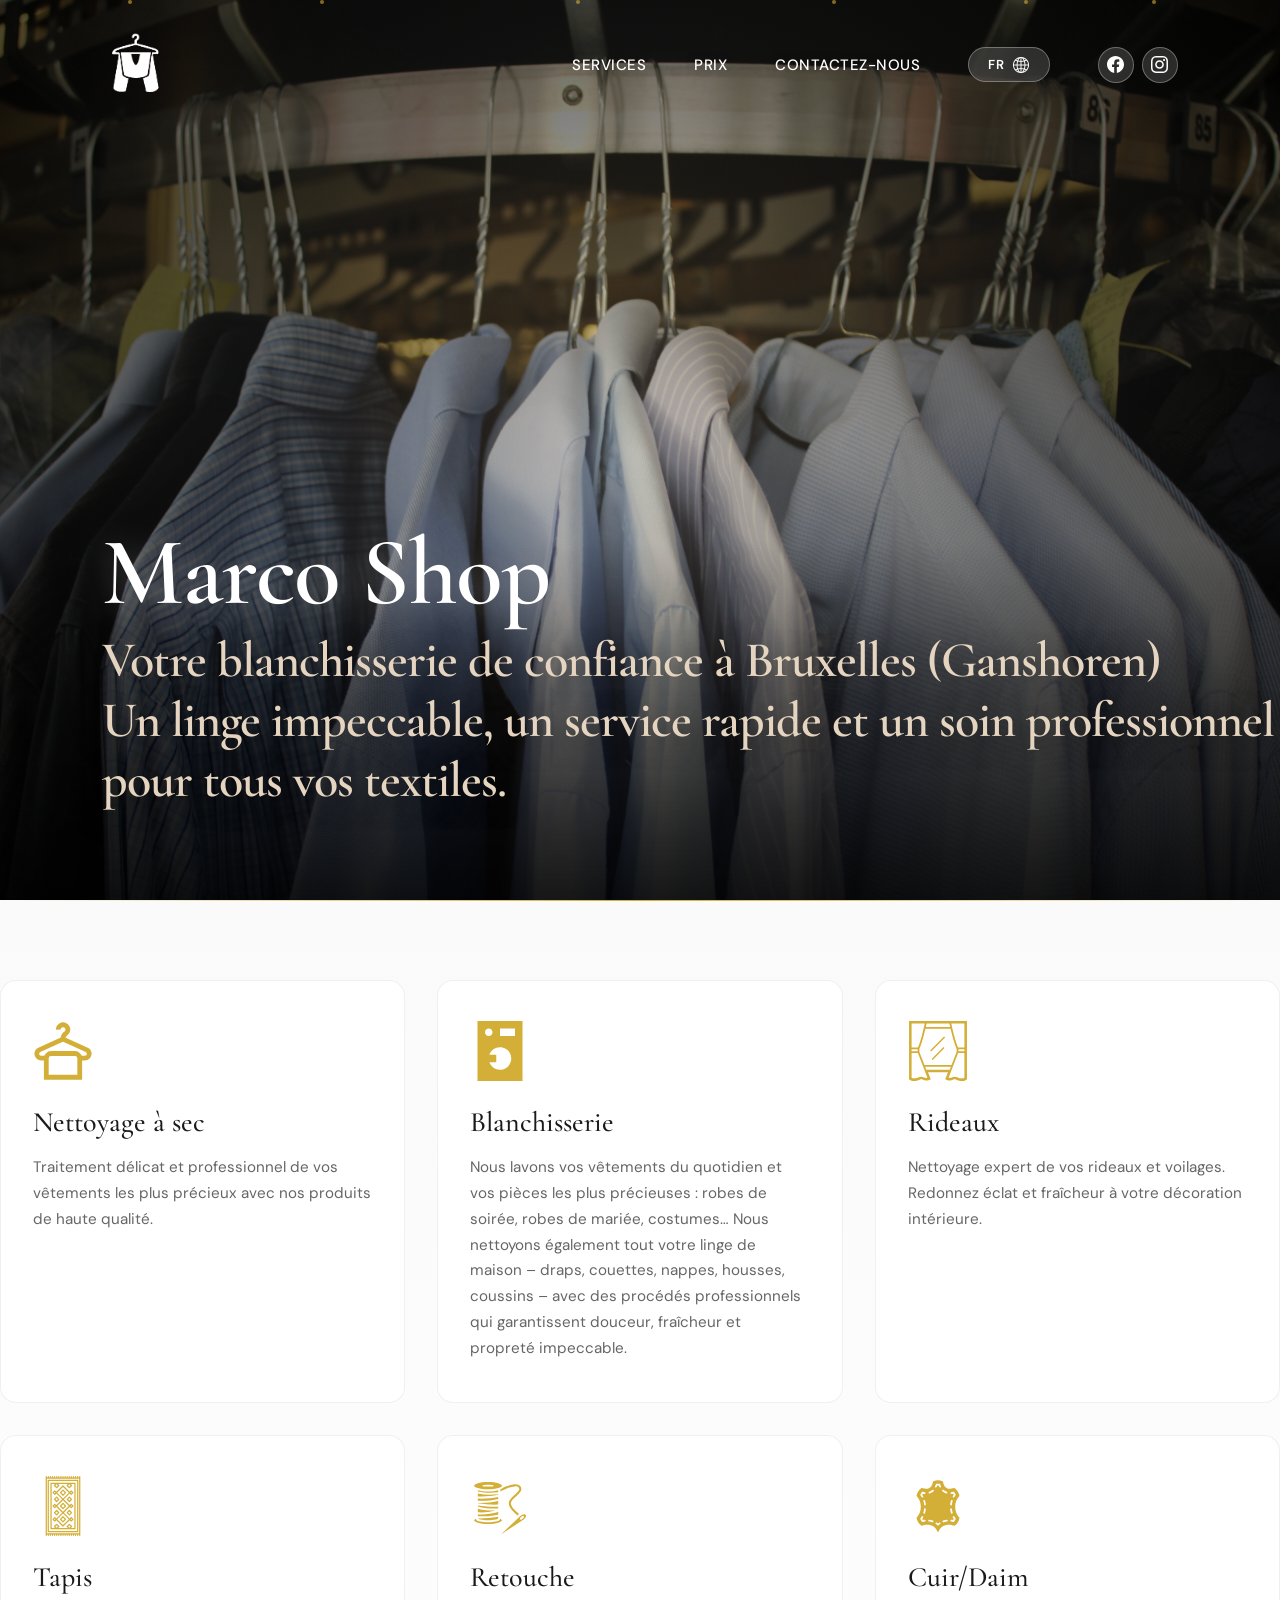
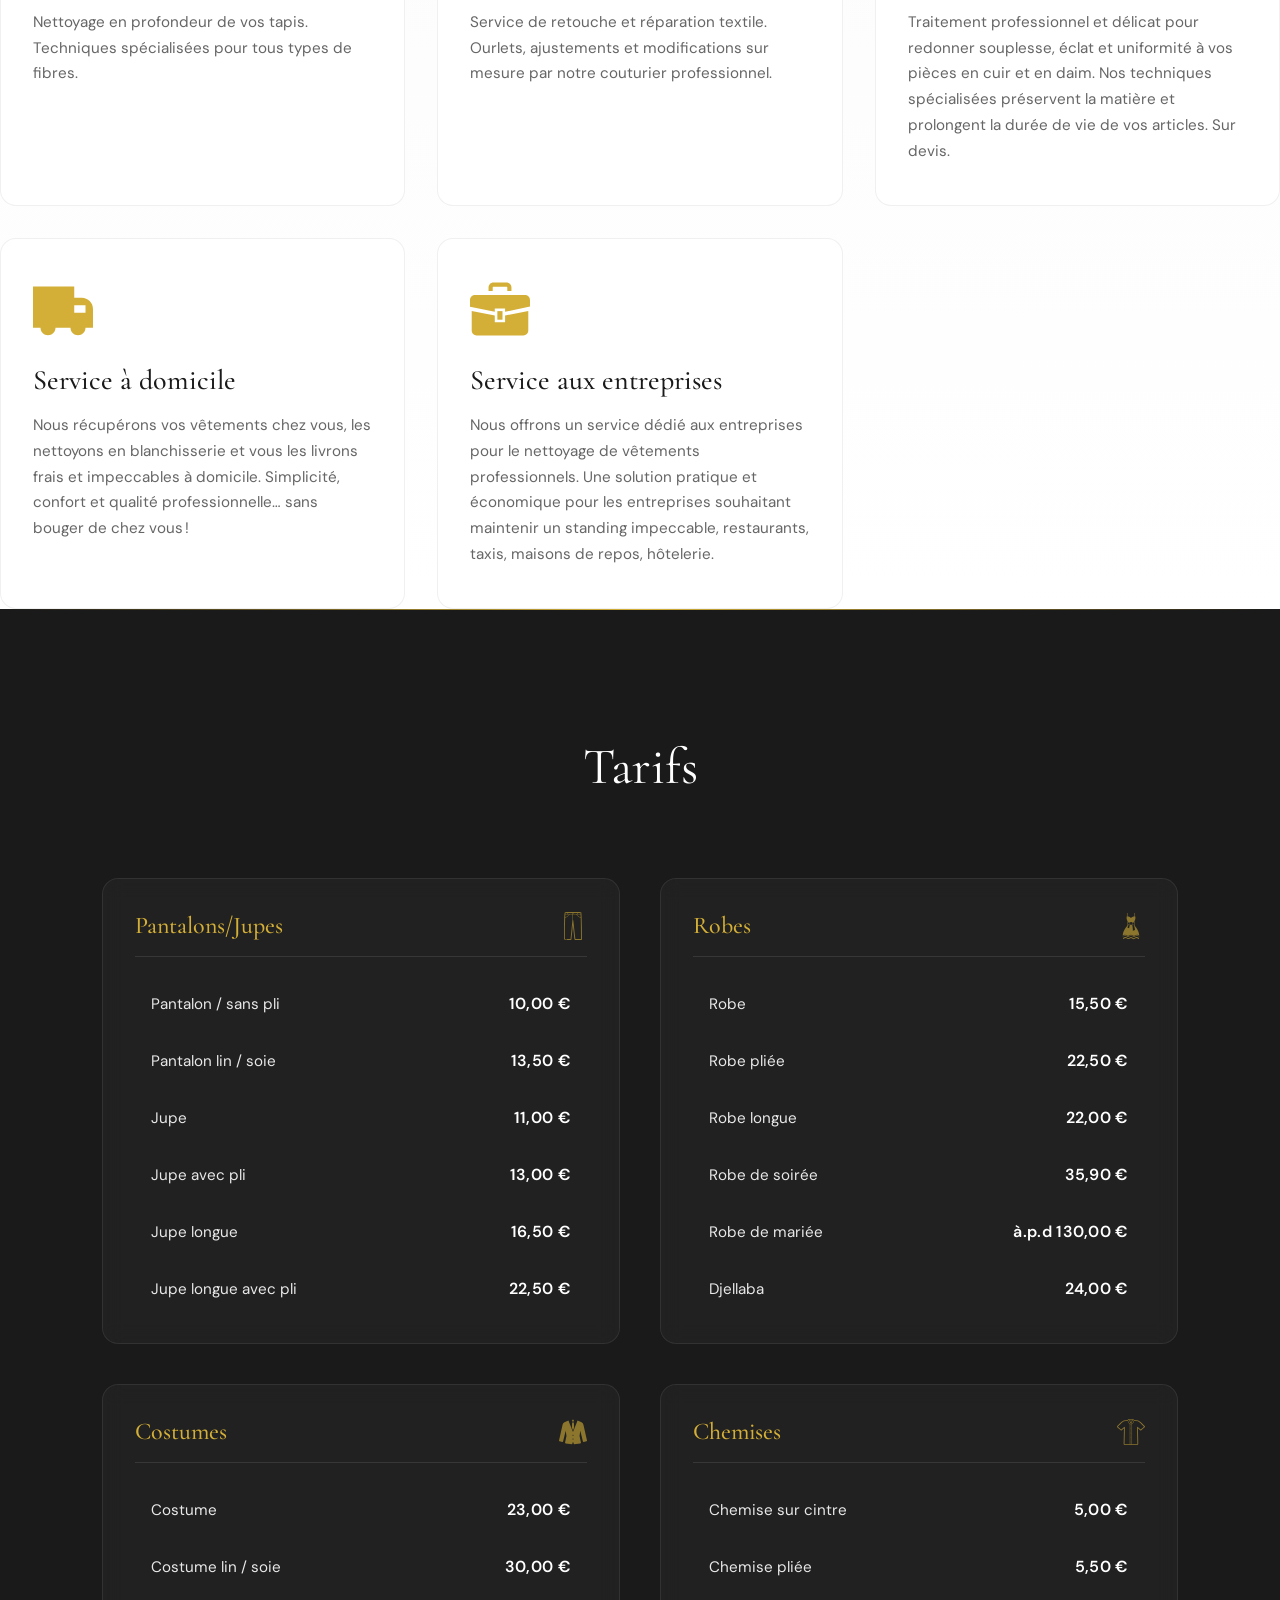
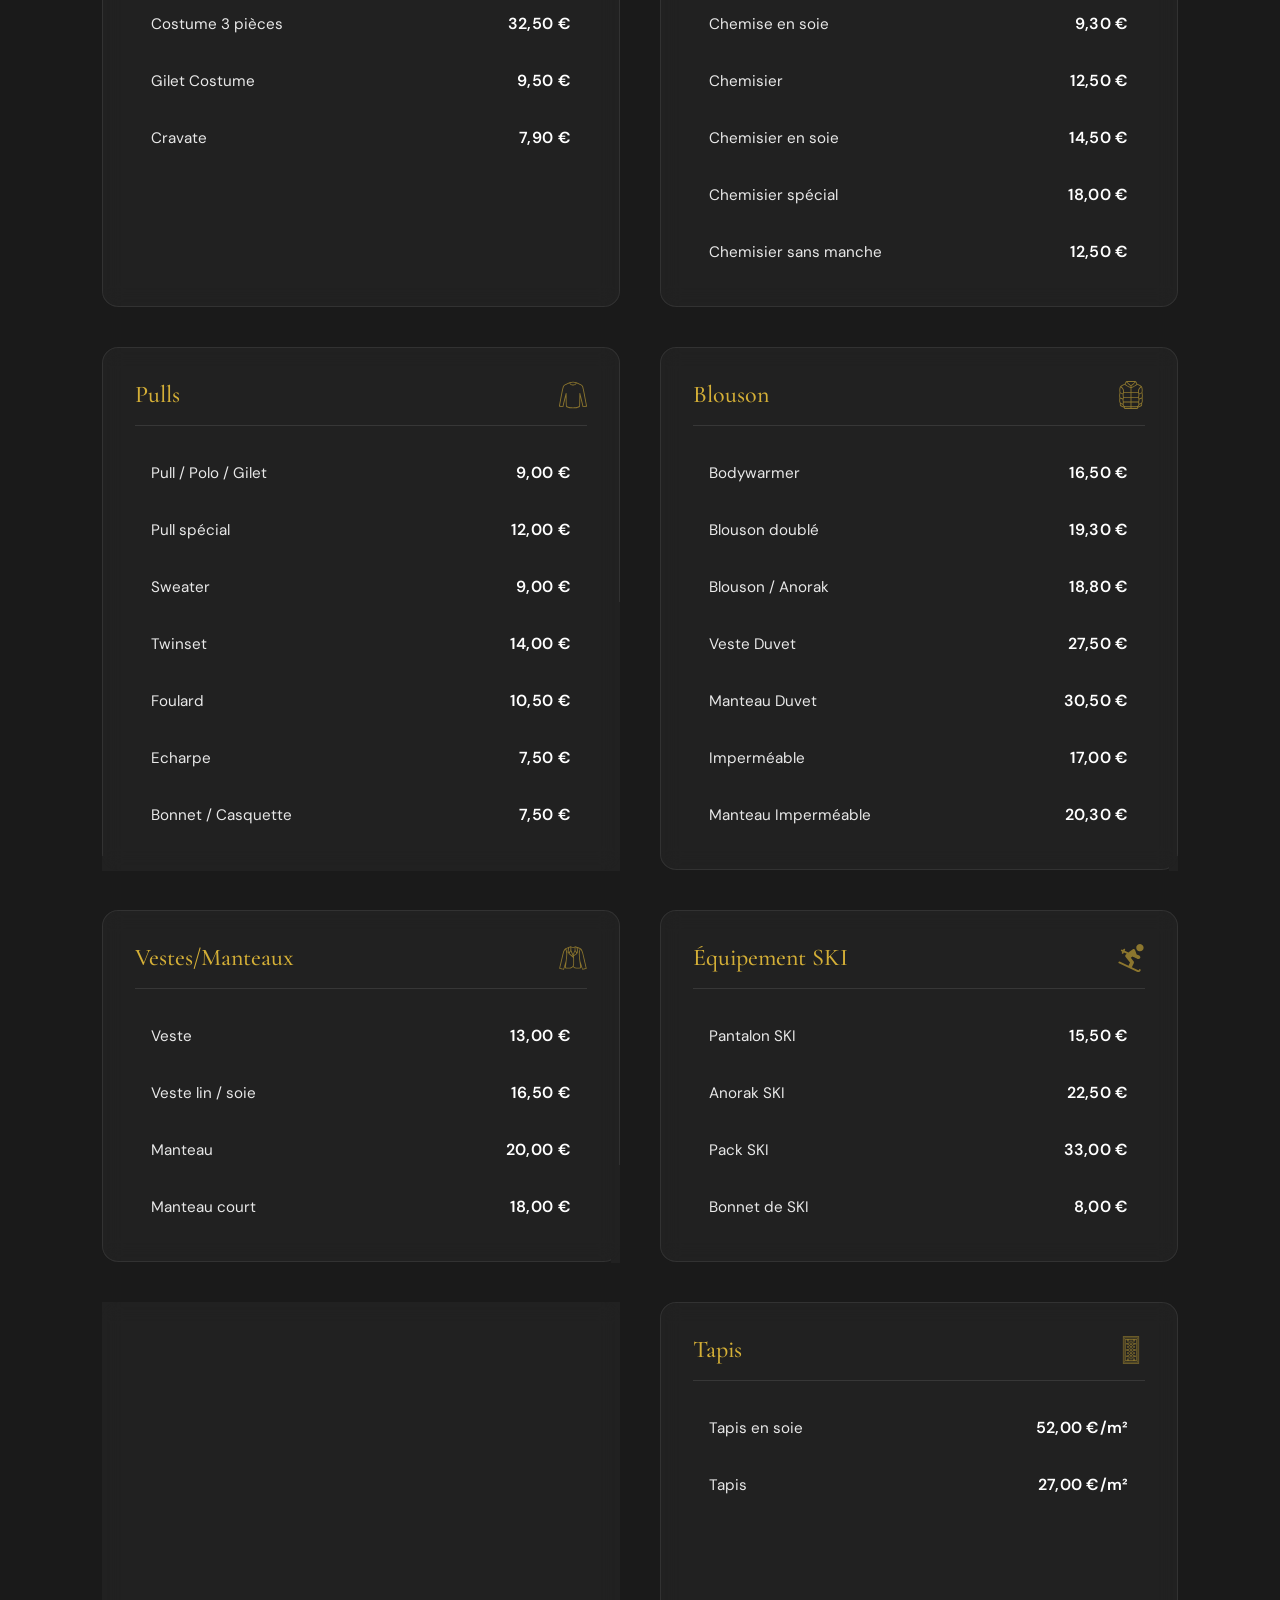
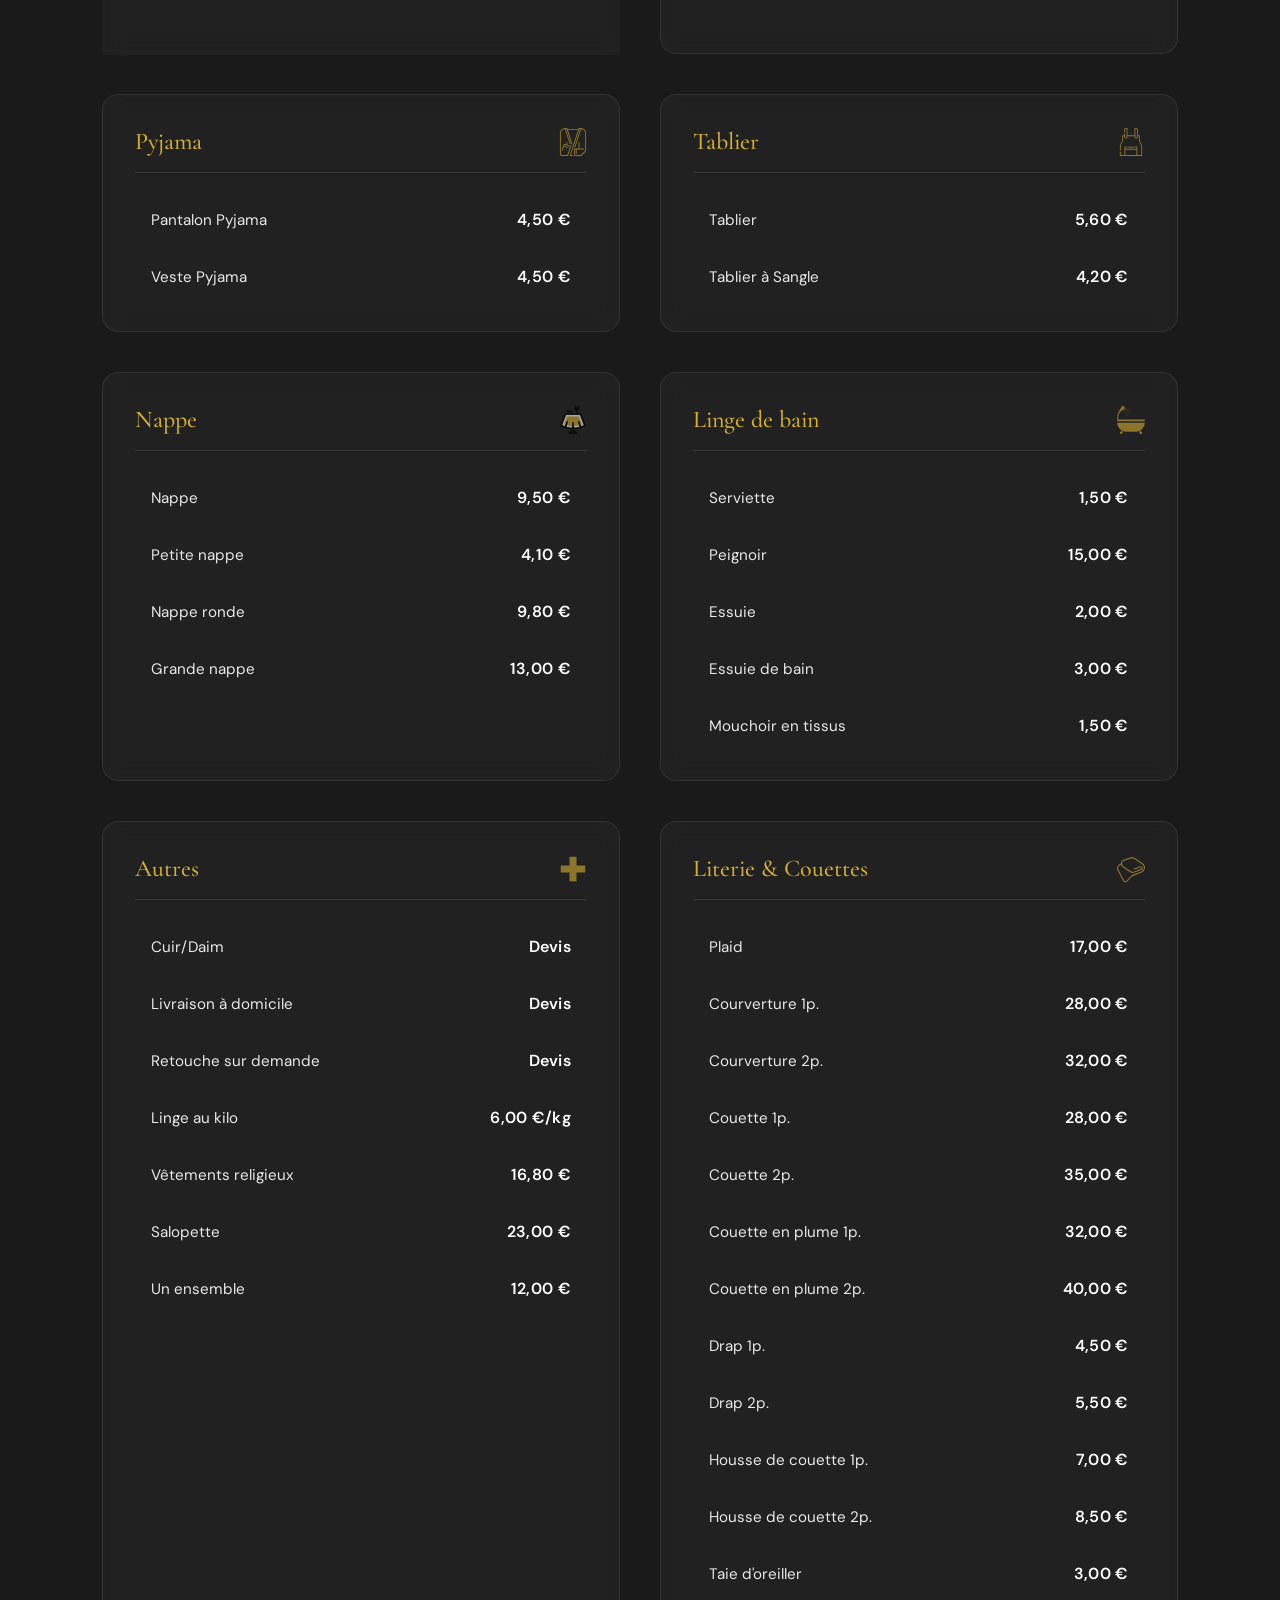
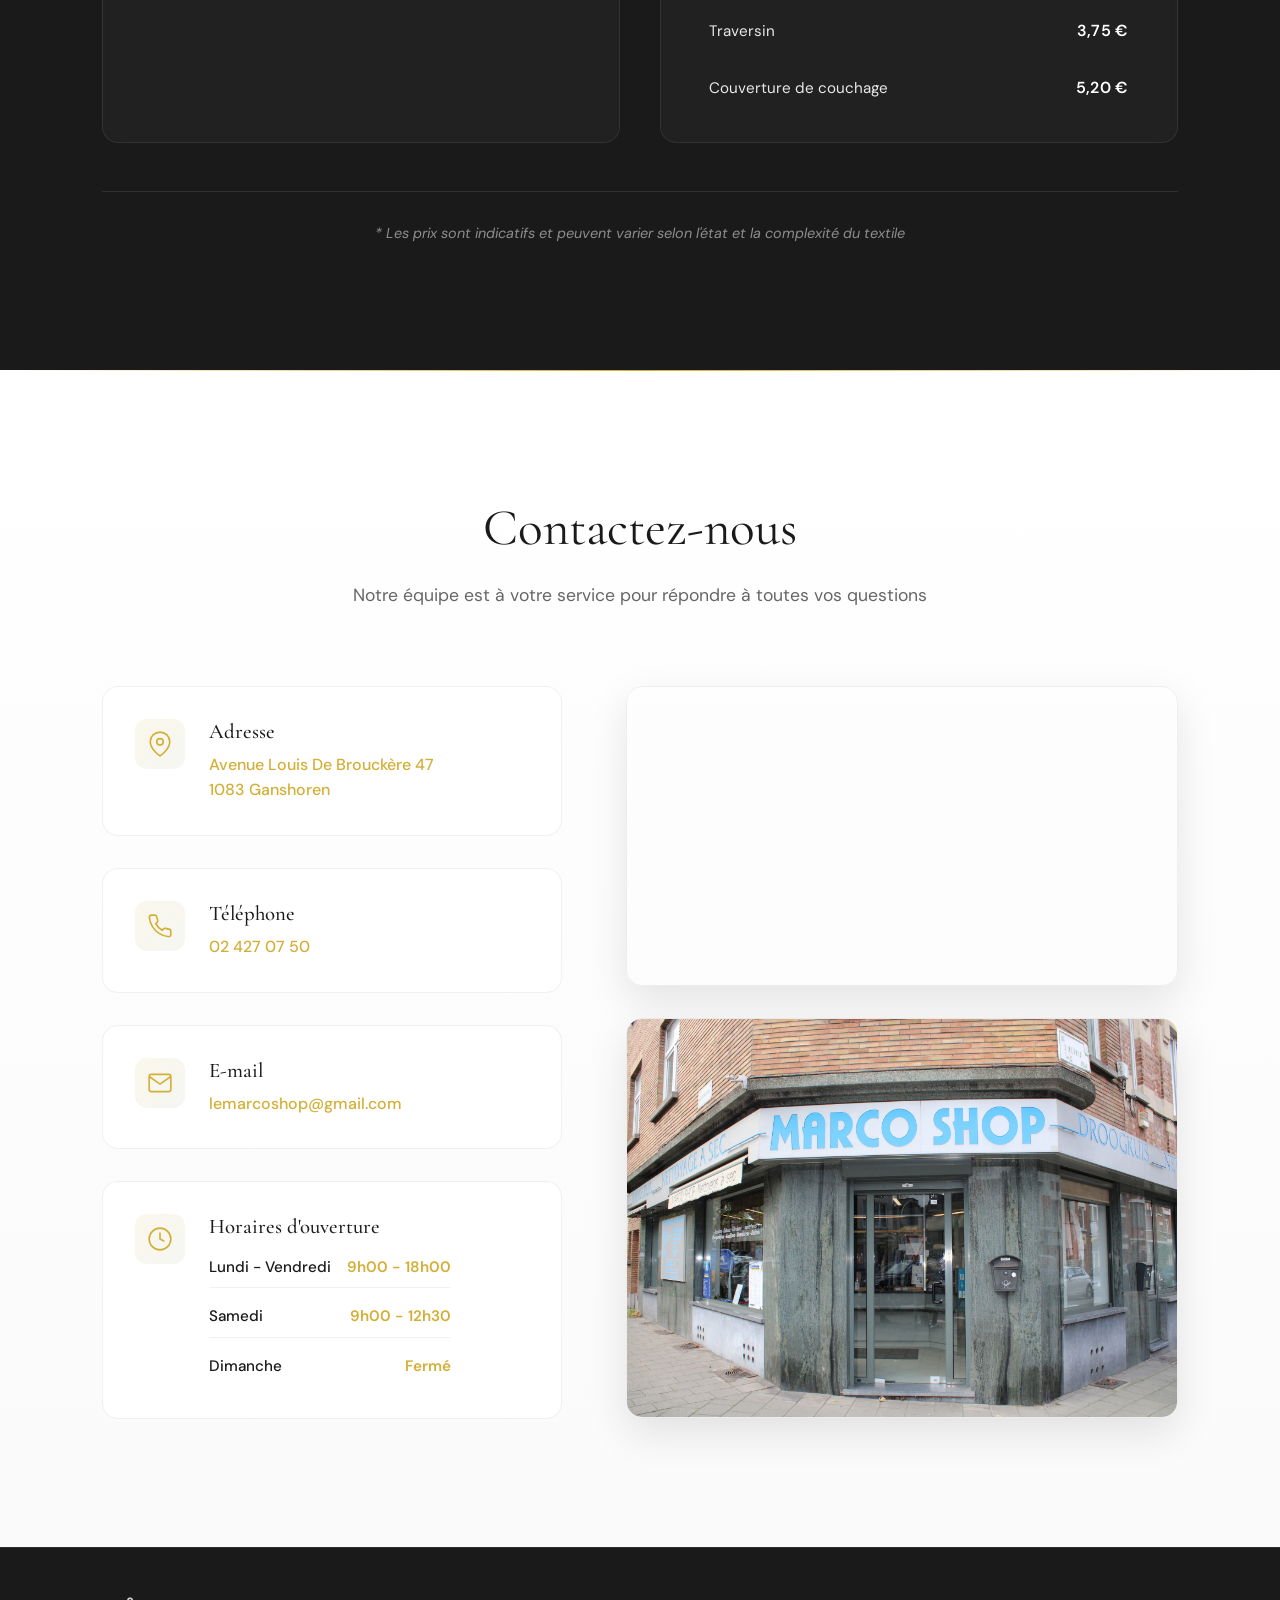
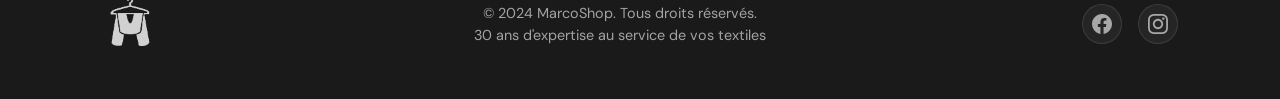
<file: mobile.html>
<!DOCTYPE html>
<html lang="fr">
<head>
  <meta charset="UTF-8">
  <title>MarcoShop</title>
  <meta name="description" content="Marcoshop, service de blanchisserie et de pressing basé à Bruxelles">
  <meta name="viewport" content="width=device-width, initial-scale=1.0">
  <link rel="icon" type="image/x-icon" href="annexe/logo without name transparent.png">
  <link href="https://fonts.googleapis.com/css2?family=DM+Sans:wght@300;400;500;600;700&family=Cormorant+Garamond:wght@300;400;500;600;700&display=swap" rel="stylesheet">
  <!--link rel="stylesheet" href="path/to/font-awesome/css/font-awesome.min.css">-->
  <!--<link rel="stylesheet" href="style.css">-->
  <script>
    function changeLanguage(code) {
      document.getElementById("selectionFlag").style.display = "none";
      if (code === "fr"){
        document.getElementById('menuFlagText').innerHTML = "FR"
        changeTextToFrench();
      }
      if (code === "nl"){
        document.getElementById('menuFlagText').innerHTML = "NL"
        changeTextToDutch();
      }
      if (code === "en"){
        document.getElementById('menuFlagText').innerHTML = "EN"
        changeTextToEnglish();
      }
      closeDialogToChangeLanguage();
    }

    function openDialogToChangeLanguage(){
      document.getElementById("selectionFlag").style.display = "flex";
    }

    function closeDialogToChangeLanguage(){
      document.getElementById("selectionFlag").style.display = "none";
    }

    function changeTextToDutch(){
      document.documentElement.lang = "nl";
      document.getElementById("textServices").innerHTML = "Diensten";
      document.getElementById("textPrix").innerHTML = "Prijzen";
      document.getElementById("textContact").innerHTML = "Contacteer ons";
      document.getElementById("heroTitle").innerHTML = "Marco Shop<br>Uw vertrouwde wasserij in Brussel (Ganshoren)<br>Onberispelijke was, snelle service en professionele zorg voor al uw textiel.<br>";
      document.getElementById("buttonSwitchToFrench").innerHTML = "FRANS"; 
      document.getElementById("buttonSwitchToDutch").innerHTML = "NEDERLANDS"; 
      document.getElementById("buttonSwitchToEnglish").innerHTML = "ENGELS"; 
      document.getElementById("service_title_nettoyageasec").innerHTML = "Stomerij";
      document.getElementById("service_description_nettoyageasec").innerHTML = "Zorgvuldige en professionele behandeling van uw meest waardevolle kledingstukken met hoogwaardige onze producten.";
      document.getElementById("service_title_blanchisserie").innerHTML = "Wasserij";
      document.getElementById("service_description_blanchisserie").innerHTML = "We wassen uw dagelijkse kleding en uw meest waardevolle stukken: avondjurken, trouwjurken, kostums... We reinigen ook al uw huishoudlinnen - lakens, dekbedden, tafelkleden, hoeslakens, kussens - met professionele methodes die zachtheid, frisheid en onberispelijke reiniging garanderen."; 
      document.getElementById("service_title_rideaux").innerHTML = "Gordijnen";
      document.getElementById("service_description_rideaux").innerHTML = "Professionele reiniging van uw gordijnen en overgordijnen. Geef uw interieur weer een frisse en stralende uitstraling.";
      document.getElementById("service_title_tapis").innerHTML = "Tapijten";
      document.getElementById("service_description_tapis").innerHTML = "Grondige reiniging van uw tapijten. Gespecialiseerde technieken voor alle soorten vezels.";
      document.getElementById("service_title_retouche").innerHTML = "Kledingveranderingen";
      document.getElementById("service_description_retouche").innerHTML = "Textielveranderings- en reparatieservice. Maatwerk zomen, aanpassingen en veranderingen door onze professionele kleermaker.";
      document.getElementById("service_title_cuir").innerHTML = "Leer/Suède";
      document.getElementById("service_description_cuir").innerHTML = "Professionele en zorgvuldige behandeling om de soepelheid, glans en gelijkmatigheid van uw leren en suède artikelen te herstellen. Onze gespecialiseerde technieken beschermen het materiaal en verlengen de levensduur van uw producten. Prijs op aanvraag.";
      document.getElementById("service_title_domicile").innerHTML = "Service aan huis";
      document.getElementById("service_description_domicile").innerHTML = "Wij halen uw kleding bij u thuis op, laten deze professioneel reinigen en bezorgen deze fris en schoon weer bij u aan de deur. Eenvoud, gemak en professionele kwaliteit… allemaal zonder dat u de deur uit hoeft!";
      document.getElementById("service_title_entreprises").innerHTML = "Zakelijke dienstverlening";
      document.getElementById("service_description_entreprises").innerHTML = "Wij bieden een speciale reinigingsservice voor bedrijfskleding. Een praktische en voordelige oplossing voor bedrijven die een onberispelijk imago willen behouden, zoals restaurants, taxibedrijven, verzorgingstehuizen en hotels, enz...";
      document.getElementById("pricing_title").innerHTML = "Prijzen";
      document.getElementById("price_pantalonsanspli").innerHTML = "Broek / zonder plooi";
      document.getElementById("price_pantalonlin").innerHTML = "Broek linnen / zijde";
      document.getElementById("price_jupe").innerHTML = "Rok";
      document.getElementById("price_jupeavecpli").innerHTML = "Rok met plooi";
      document.getElementById("price_jupelongue").innerHTML = "Rok lang";
      document.getElementById("price_jupelongueavecdecli").innerHTML = "Rok lang met plooi";
      document.getElementById("price_title_pantalon").innerHTML = "Broeken/Rokken";
      document.getElementById("price_title_robe").innerHTML = "Kleden";
      document.getElementById("price_robe").innerHTML = "Kleed";
      document.getElementById("price_robepliee").innerHTML = "Kleed met plooi";
      document.getElementById("price_robelongue").innerHTML = "Kleed lang";
      document.getElementById("price_robedesoirée").innerHTML = "Avondkleed";
      document.getElementById("price_robedmariée").innerHTML = "Trouwkleed";
      document.getElementById("price_djellaba").innerHTML = "Djellaba";
      document.getElementById("price_title_costumes").innerHTML = "Pakken";
      document.getElementById("price_costume").innerHTML = "Kostuum";
      document.getElementById("price_costumelin").innerHTML = "Kostuum linnen / zijde";
      document.getElementById("price_costume3pieces").innerHTML = "Kostuum 3-stuks";
      document.getElementById("price_giletcostume").innerHTML = "Gilet kostuum";
      document.getElementById("price_cravatte").innerHTML = "Das";
      document.getElementById("price_chemisesurcintre").innerHTML = "Hemd op kapstok";
      document.getElementById("price_chemisepliee").innerHTML = "Hemd geplooid";
      document.getElementById("price_chemisesoie").innerHTML = "Hemd in zijde";
      document.getElementById("price_chemisier").innerHTML = "Bloese";
      document.getElementById("price_chemisiersoie").innerHTML = "Bloese in zijde";
      document.getElementById("price_chemisierspecial").innerHTML = "Bloese speciaal";
      document.getElementById("price_chemisiersansmanche").innerHTML = "Blouse zonder mouw";
      document.getElementById("price_title_chemises").innerHTML = "Hemden";
      document.getElementById("price_title_pulls").innerHTML = "Truien";
      document.getElementById("price_pullpologilet").innerHTML = "Pull / Polo / Gilet";
      document.getElementById("price_pullspecial").innerHTML = "Pull speciaal";
      document.getElementById("price_sweater").innerHTML = "Sweater";
      document.getElementById("price_twinset").innerHTML = "Twinset";
      document.getElementById("price_foulard").innerHTML = "Foulard";
      document.getElementById("price_echarpe").innerHTML = "Sjaal";
      document.getElementById("price_bonnet").innerHTML = "Muts / Pet";
      document.getElementById("price_title_blouson").innerHTML = "Blouson";
      document.getElementById("price_bodywarmer").innerHTML = "Bodywarmer";
      document.getElementById("price_blousondouble").innerHTML = "Blouson gevoerde";
      document.getElementById("price_blousonanorak").innerHTML = "Blouson / Anorak";
      document.getElementById("price_vesteduvet").innerHTML = "Vest pluimen";
      document.getElementById("price_manteauduvet").innerHTML = "Mantel pluimen";
      document.getElementById("price_impermeable").innerHTML = "Regenjas";
      document.getElementById("price_manteauimpermeable").innerHTML = "Regenmantel";
      document.getElementById("price_title_veste").innerHTML = "Blezer/Mantels";
      document.getElementById("price_veste").innerHTML = "Vest";
      document.getElementById("price_vestelin").innerHTML = "Vest linnen/zijde";
      document.getElementById("price_manteau").innerHTML = "Mantel";
      document.getElementById("price_manteaucourt").innerHTML = "Mantel 3/4";
      document.getElementById("price_title_ski").innerHTML = "Ski-uitrusting";
      document.getElementById("price_pantalonski").innerHTML = "SKI Broek";
      document.getElementById("price_anorakski").innerHTML = "SKI Vest";
      document.getElementById("price_packski").innerHTML = "SKI Pak";
      document.getElementById("price_bonnetski").innerHTML = "SKI Muts";
      document.getElementById("price_title_rideau").innerHTML = "Gordijnen";
      document.getElementById("price_rideau").innerHTML = "Gordijnen";
      document.getElementById("price_tentures").innerHTML = "Gordijn embras"; 
      document.getElementById("price_tenturesdouble").innerHTML = "Gordijn gevoerd";
      document.getElementById("price_tenturesblackout").innerHTML = "Gordijn anti-zon";
      document.getElementById("price_title_tapis").innerHTML = "Tapijt";
      document.getElementById("price_tapisensoie").innerHTML = "Tapijt in zijde";
      document.getElementById("price_tapis").innerHTML = "Tapijt";
      document.getElementById("price_title_pyjama").innerHTML = "Pyjama";
      document.getElementById("price_pantalonpyjama").innerHTML = "Pyjama Broek";
      document.getElementById("price_vestepyjama").innerHTML = "Pyjama Vest";
      document.getElementById("price_title_tablier").innerHTML = "Schort";
      document.getElementById("price_tablier").innerHTML = "Schort"; 
      document.getElementById("price_tabliersangle").innerHTML = "Schort voorbinder"; 
      document.getElementById("price_title_nappe").innerHTML = "Nap";
      document.getElementById("price_nappe").innerHTML = "Nap";
      document.getElementById("price_petitenappe").innerHTML = "Nap klein";
      document.getElementById("price_napperonde").innerHTML = "Nap rond";
      document.getElementById("price_grandenappe").innerHTML = "Nap groot";
      document.getElementById("price_title_lingedebain").innerHTML = "Badlinnen";
      document.getElementById("price_serviette").innerHTML = "Servet";
      document.getElementById("price_peignoir").innerHTML = "Stofjas";
      document.getElementById("price_essuie").innerHTML = "Handdoek";
      document.getElementById("price_essuiedebain").innerHTML = "HanddoekBadlaken";
      document.getElementById("price_mouchoirentissus").innerHTML = "Zakdoek";
      document.getElementById("price_title_autre").innerHTML = "Overig";
      document.getElementById("price_devis").innerHTML = "Offerte aanvragen";
      document.getElementById("price_devissecond").innerHTML = "Offerte aanvragen";
      document.getElementById("price_devisthird").innerHTML = "Offerte aanvragen";
      document.getElementById("price_cuir").innerHTML = "Leer/Suède";
      document.getElementById("price_livraison").innerHTML = "Thuisbezorging";
      document.getElementById("price_retouche").innerHTML = "Retouche op aanvraag";
      document.getElementById("price_linge").innerHTML = "Beddengoed per gewicht";
      document.getElementById("price_vetementsreligieux").innerHTML = "Pastoorskleed";
      document.getElementById("price_salopette").innerHTML = "Overalls";
      document.getElementById("price_ensemble").innerHTML = "Overall";
      document.getElementById("price_title_literie").innerHTML = "Beddengoed & Dekbedden";
      document.getElementById("price_plaid").innerHTML = "Deken plaid";
      document.getElementById("price_courverture1p").innerHTML = "Deken 1p.";
      document.getElementById("price_courverture2p").innerHTML = "Deken 2p.";
      document.getElementById("price_couette1p").innerHTML = "Donsdeken 1p.";
      document.getElementById("price_couette2p").innerHTML = "Donsdeken 2p.";
      document.getElementById("price_couetteplume1p").innerHTML = "Donsdeken pluim 1p.";
      document.getElementById("price_couetteplume2p").innerHTML = "Donsdeken pluim 2p.";
      document.getElementById("price_drap1p").innerHTML = "Laken 1p.";
      document.getElementById("price_drap2p").innerHTML = "Laken 2p.";
      document.getElementById("price_housse1p").innerHTML = "Dekbedovertrek 1p.";
      document.getElementById("price_housse2p").innerHTML = "Dekbedovertrek 2p.";
      document.getElementById("price_taie").innerHTML = "Fluwijn";
      document.getElementById("price_traversin").innerHTML = "Peluw";
      document.getElementById("price_couverturecouchage").innerHTML = "Slaapkleed";
      document.getElementById("end_sentence_price").innerHTML = "* De prijzen zijn indicatief en kunnen variëren afhankelijk van de staat en complexiteit van het textiel.";
      document.getElementById("title_contact_session").innerHTML = "Neem contact met ons op";
      document.getElementById("text_below_contact_title").innerHTML = "Ons team staat tot uw dienst om al uw vragen te beantwoorden.";
      document.getElementById("adresse").innerHTML = "Address";
      document.getElementById("address_value").innerHTML = "Louis De Brouckèrelaan 47<br>1083 Ganshoren";
      document.getElementById("telephone").innerHTML = "Telefoon";
      document.getElementById("title_opening").innerHTML = "Openingstijden";
      document.getElementById("hours_week").innerHTML = "<span class='day'>Maandag - Vrijdag</span> <span class='hours'>9:00 - 18:00</span>";
      document.getElementById("hours_saturday").innerHTML = "<span class='day'>Zaterdag</span> <span class='hours'>9:00 - 12:30</span>";
      document.getElementById("hours_sunday").innerHTML = "<span class='day'>Zondag</span> <span class='hours'>Gesloten</span>";
      document.getElementById("footer_info").innerHTML = "<p>© 2024 MarcoShop. Alle rechten voorbehouden.</p><p>30 jaar expertise in uw textielbranche.</p>";
    }

    function changeTextToEnglish(){
      document.documentElement.lang = "en";
      document.getElementById("textServices").innerHTML = "Services";
      document.getElementById("textPrix").innerHTML = "Price";
      document.getElementById("textContact").innerHTML = "Contact us";
      document.getElementById("heroTitle").innerHTML = "Marco Shop<br>Your trusted laundry in Brussels (Ganshoren)<br>Impeccable laundry, fast service and professional care for all your textiles.<br>";
      document.getElementById("buttonSwitchToFrench").innerHTML = "FRENCH"; 
      document.getElementById("buttonSwitchToDutch").innerHTML = "DUTCH"; 
      document.getElementById("buttonSwitchToEnglish").innerHTML = "ENGLISH";
      document.getElementById("service_title_nettoyageasec").innerHTML = "Dry cleaning";
      document.getElementById("service_description_nettoyageasec").innerHTML = "Delicate and professional treatment of your most precious garments with high-quality products.";
      document.getElementById("service_title_blanchisserie").innerHTML = "Laundry";
      document.getElementById("service_description_blanchisserie").innerHTML = "We wash your everyday clothes and your most precious pieces: evening dresses, wedding dresses, suits… We also clean all your household linens – sheets, duvets, tablecloths, pillowcases – with professional methods that guarantee softness, freshness and impeccable cleanliness.";
      document.getElementById("service_title_rideaux").innerHTML = "Curtains/Sheers";
      document.getElementById("service_description_rideaux").innerHTML = "Expert cleaning of your curtains and drapes. Restore brightness and freshness to your interior decore.";
      document.getElementById("service_title_tapis").innerHTML = "Carpets";
      document.getElementById("service_description_tapis").innerHTML = "Deep cleaning of your carpets and rugs. Specialized techniques for all types of fibers.";
      document.getElementById("service_title_retouche").innerHTML = "Clothing Alterations";
      document.getElementById("service_description_retouche").innerHTML = "Textile alteration and repair service. Custom hems, adjustments, and alterations by our professional tailor.";
      document.getElementById("service_title_cuir").innerHTML = "Leather/Suede";
      document.getElementById("service_description_cuir").innerHTML = "Professional and delicate treatment to restore flexibility, shine and uniformity to your leather and suede pieces. Our specialized techniques preserve the material and extend the lifespan of your items. Upon request.";
      document.getElementById("service_title_domicile").innerHTML = "Home service";
      document.getElementById("service_description_domicile").innerHTML = "We pick up your clothes at your home, clean them in our laundry facility and deliver them fresh and impeccable at your doorstep. Simplicity, comfort and professional quality… without leaving your home!";
      document.getElementById("service_title_entreprises").innerHTML = "Business Services";
      document.getElementById("service_description_entreprises").innerHTML = "We offer a dedicated business cleaning service for professional clothing. A practical and economical solution for companies wishing to maintain an impeccable image, including restaurants, taxis, nursing homes, and hotels.";
      document.getElementById("pricing_title").innerHTML = "Prices";
      document.getElementById("price_pantalonsanspli").innerHTML = "Pants / Plain";
      document.getElementById("price_pantalonlin").innerHTML = "Linen / Silk Pants";
      document.getElementById("price_jupe").innerHTML = "Skirt";
      document.getElementById("price_jupeavecpli").innerHTML = "Pleated Skirt";
      document.getElementById("price_jupelongue").innerHTML = "Long Skirt";
      document.getElementById("price_jupelongueavecdecli").innerHTML = "Long Pleated Skirt";
      document.getElementById("price_title_pantalon").innerHTML = "Trousers/Skirts";
      document.getElementById("price_title_robe").innerHTML = "Dresses";
      document.getElementById("price_robe").innerHTML = "Dress";
      document.getElementById("price_robepliee").innerHTML = "Pleated dress";
      document.getElementById("price_robelongue").innerHTML = "Long dress";
      document.getElementById("price_robedesoirée").innerHTML = "Evening dress";
      document.getElementById("price_robedmariée").innerHTML = "Wedding dress";
      document.getElementById("price_djellaba").innerHTML = "Djellaba";
      document.getElementById("price_title_costumes").innerHTML = "Suits";
      document.getElementById("price_costume").innerHTML = "Suit";
      document.getElementById("price_costumelin").innerHTML = "Linen/silk suit";
      document.getElementById("price_costume3pieces").innerHTML = "3-piece suit";
      document.getElementById("price_giletcostume").innerHTML = "Suit vest";
      document.getElementById("price_cravatte").innerHTML = "Tie";
      document.getElementById("price_chemisesurcintre").innerHTML = "Shirt on a hanger";
      document.getElementById("price_chemisepliee").innerHTML = "Folded shirt";
      document.getElementById("price_chemisesoie").innerHTML = "Silk shirt";
      document.getElementById("price_chemisier").innerHTML = "Blouse";
      document.getElementById("price_chemisiersoie").innerHTML = "Silk blouse";
      document.getElementById("price_chemisierspecial").innerHTML = "Special blouse";
      document.getElementById("price_chemisiersansmanche").innerHTML = "Sleeveless blouse";
      document.getElementById("price_title_chemises").innerHTML = "Shirts";
      document.getElementById("price_title_pulls").innerHTML = "Sweaters";
      document.getElementById("price_pullpologilet").innerHTML = "Sweater / Polo / Cardigan";
      document.getElementById("price_pullspecial").innerHTML = "Specialty Sweater";
      document.getElementById("price_sweater").innerHTML = "Sweater";
      document.getElementById("price_twinset").innerHTML = "Twinset";
      document.getElementById("price_foulard").innerHTML = "Scarf";
      document.getElementById("price_echarpe").innerHTML = "Bag";
      document.getElementById("price_bonnet").innerHTML = "Beanie / Cap";
      document.getElementById("price_title_blouson").innerHTML = "Jacket";
      document.getElementById("price_bodywarmer").innerHTML = "Bodywarmer";
      document.getElementById("price_blousondouble").innerHTML = "Lined Jacket";
      document.getElementById("price_blousonanorak").innerHTML = "Jacket / Anorak";
      document.getElementById("price_vesteduvet").innerHTML = "Down Jacket";
      document.getElementById("price_manteauduvet").innerHTML = "Down Coat";
      document.getElementById("price_impermeable").innerHTML = "Waterproof";
      document.getElementById("price_manteauimpermeable").innerHTML = "Waterproof Coat";
      document.getElementById("price_title_veste").innerHTML = "Jackets/Coats";
      document.getElementById("price_veste").innerHTML = "Jacket";
      document.getElementById("price_vestelin").innerHTML = "Linen/Silk Jacket";
      document.getElementById("price_manteau").innerHTML = "Coat";
      document.getElementById("price_manteaucourt").innerHTML = "Short Coat "; 
      document.getElementById("price_title_ski").innerHTML = "Ski Equipment";
      document.getElementById("price_pantalonski").innerHTML = "Ski Pants";
      document.getElementById("price_anorakski").innerHTML = "Ski Anorak";
      document.getElementById("price_packski").innerHTML = "Ski Pack";
      document.getElementById("price_bonnetski").innerHTML = "Ski Hat";
      document.getElementById("price_title_rideau").innerHTML = "Curtains";
      document.getElementById("price_rideau").innerHTML = "Curtains";
      document.getElementById("price_tentures").innerHTML = "Drapes"; 
      document.getElementById("price_tenturesdouble").innerHTML = "Lined drapes";
      document.getElementById("price_tenturesblackout").innerHTML = "Blackout drapes";
      document.getElementById("price_title_tapis").innerHTML = "Carpets";
      document.getElementById("price_tapisensoie").innerHTML = "Silk carpets";
      document.getElementById("price_tapis").innerHTML = "Carpets";
      document.getElementById("price_title_pyjama").innerHTML = "Pajamas";
      document.getElementById("price_pantalonpyjama").innerHTML = "Pajamas pants";
      document.getElementById("price_vestepyjama").innerHTML = "Pajamas Jacket";
      document.getElementById("price_title_tablier").innerHTML = "Apron";
      document.getElementById("price_tablier").innerHTML = "Apron"; 
      document.getElementById("price_tabliersangle").innerHTML = "Strap Apron"; 
      document.getElementById("price_title_nappe").innerHTML = "Tablecloth";
      document.getElementById("price_nappe").innerHTML = "Tablecloth";
      document.getElementById("price_petitenappe").innerHTML = "Small tablecloth";
      document.getElementById("price_napperonde").innerHTML = "Round tablecloth";
      document.getElementById("price_grandenappe").innerHTML = "Large tablecloth";
      document.getElementById("price_title_lingedebain").innerHTML = "Bath linens";
      document.getElementById("price_serviette").innerHTML = "Towel";
      document.getElementById("price_peignoir").innerHTML = "Bathrobe";
      document.getElementById("price_essuie").innerHTML = "Towel";
      document.getElementById("price_essuiedebain").innerHTML = "Bath towel";
      document.getElementById("price_mouchoirentissus").innerHTML = "Handkerchief";
      document.getElementById("price_title_autre").innerHTML = "Other";
      document.getElementById("price_devis").innerHTML = "Quote on request";
      document.getElementById("price_devissecond").innerHTML = "Quote on request";
      document.getElementById("price_devisthird").innerHTML = "Quote on request";
      document.getElementById("price_cuir").innerHTML = "Leather/Suede";
      document.getElementById("price_livraison").innerHTML = "Home Delivery";
      document.getElementById("price_retouche").innerHTML = "Alterations upon request";
      document.getElementById("price_linge").innerHTML = "Linens by weight";
      document.getElementById("price_vetementsreligieux").innerHTML = "Religious Clothing";
      document.getElementById("price_salopette").innerHTML = "Overalls";
      document.getElementById("price_ensemble").innerHTML = "A Set";
      document.getElementById("price_title_literie").innerHTML = "Bedding & Duvets";
      document.getElementById("price_plaid").innerHTML = "Throw";
      document.getElementById("price_courverture1p").innerHTML = "Single Blanket";
      document.getElementById("price_courverture2p").innerHTML = "Double Blanket";
      document.getElementById("price_couette1p").innerHTML = "Single Duvet";
      document.getElementById("price_couette2p").innerHTML = "Double Duvet";
      document.getElementById("price_couetteplume1p").innerHTML = "Single Feather Duvet";
      document.getElementById("price_couetteplume2p").innerHTML = "Double Feather Duvet";
      document.getElementById("price_drap1p").innerHTML = "Single Sheet";
      document.getElementById("price_drap2p").innerHTML = "Double Sheet";
      document.getElementById("price_housse1p").innerHTML = "Single Duvet Cover";
      document.getElementById("price_housse2p").innerHTML = "Double Duvet Cover";
      document.getElementById("price_taie").innerHTML = "Pillowcase";
      document.getElementById("price_traversin").innerHTML = "Bolster";
      document.getElementById("price_couverturecouchage").innerHTML = "Blanket";
      document.getElementById("end_sentence_price").innerHTML = "* Prices are indicative and may vary depending on the condition and complexity of the textile";
      document.getElementById("title_contact_session").innerHTML = "Contact us";
      document.getElementById("text_below_contact_title").innerHTML = "Our team is at your service to answer all your questions.";
      document.getElementById("adresse").innerHTML = "Adres";
      document.getElementById("address_value").innerHTML = "Avenue Louis De Brouckère 47<br>1083 Ganshoren";
      document.getElementById("telephone").innerHTML = "Phone";
      document.getElementById("title_opening").innerHTML = "Opening Hours";
      document.getElementById("hours_week").innerHTML = "<span class='day'>Monday - Friday</span> <span class='hours'>9:00 - 18:00</span>";
      document.getElementById("hours_saturday").innerHTML = "<span class='day'>Saturday</span> <span class='hours'>9:00 - 12:30</span>";
      document.getElementById("hours_sunday").innerHTML = "<span class='day'>Sunday</span> <span class='hours'>Closed</span>";
      document.getElementById("footer_info").innerHTML = "<p>© 2024 MarcoShop. All rights reserved.</p><p>30 years of expertise serving your textiles</p>";
    }

    function changeTextToFrench(){
      document.documentElement.lang = "fr";
      document.getElementById("textServices").innerHTML = "Services";
      document.getElementById("textPrix").innerHTML = "Prix";
      document.getElementById("textContact").innerHTML = "Contactez-nous";
      document.getElementById("heroTitle").innerHTML = "Marco Shop<br>Votre blanchisserie de confiance à Bruxelles (Ganshoren)<br>Un linge impeccable, un service rapide et un soin professionnel pour tous vos textiles.<br>";
      document.getElementById("buttonSwitchToFrench").innerHTML = "FRANÇAIS"; 
      document.getElementById("buttonSwitchToDutch").innerHTML = "NEERLANDAIS"; 
      document.getElementById("buttonSwitchToEnglish").innerHTML = "ENGLAIS";
      document.getElementById("service_title_nettoyageasec").innerHTML = "Nettoyage à sec";
      document.getElementById("service_description_nettoyageasec").innerHTML = "Traitement délicat et professionnel de vos vêtements les plus précieux avec nos produits de haute qualité.";
      document.getElementById("service_title_blanchisserie").innerHTML = "Blanchisserie";
      document.getElementById("service_description_blanchisserie").innerHTML = "Nous lavons vos vêtements du quotidien et vos pièces les plus précieuses : robes de soirée, robes de mariée, costumes… Nous nettoyons également tout votre linge de maison – draps, couettes, nappes, housses, coussins – avec des procédés professionnels qui garantissent douceur, fraîcheur et propreté impeccable.";
      document.getElementById("service_title_rideaux").innerHTML = "Rideaux";
      document.getElementById("service_description_rideaux").innerHTML = "Nettoyage expert de vos rideaux et voilages. Redonnez éclat et fraîcheur à votre décoration intérieure.";
      document.getElementById("service_title_tapis").innerHTML = "Tapis";
      document.getElementById("service_description_tapis").innerHTML = "Nettoyage en profondeur de vos tapis. Techniques spécialisées pour tous types de fibres.";
      document.getElementById("service_title_retouche").innerHTML = "Retouches";
      document.getElementById("service_description_retouche").innerHTML = "Service de retouche et réparation textile. Ourlets, ajustements et modifications sur mesure par notre couturier professionnel.";
      document.getElementById("service_title_cuir").innerHTML = "Cuir/Daim";
      document.getElementById("service_description_cuir").innerHTML = "Traitement professionnel et délicat pour redonner souplesse, éclat et uniformité à vos pièces en cuir et en daim. Nos techniques spécialisées préservent la matière et prolongent la durée de vie de vos articles. Sur devis.";
      document.getElementById("service_title_domicile").innerHTML = "Service à domicile";
      document.getElementById("service_description_domicile").innerHTML = "Nous récupérons vos vêtements chez vous, les nettoyons en blanchisserie et vous les livrons frais et impeccables à domicile. Simplicité, confort et qualité professionnelle… sans bouger de chez vous !";
      document.getElementById("service_title_entreprises").innerHTML = "Service aux entreprises";
      document.getElementById("service_description_entreprises").innerHTML = "Nous offrons un service dédié aux entreprises pour le nettoyage de vêtements professionnels. Une solution pratique et économique pour les entreprises souhaitant maintenir un standing impeccable, restaurants, taxis, maisons de repos, hôtelerie.";
      document.getElementById("pricing_title").innerHTML = "Tarifs";
      document.getElementById("price_pantalonsanspli").innerHTML = "Pantalon / sans pli";
      document.getElementById("price_pantalonlin").innerHTML = "Pantalon lin / soie";
      document.getElementById("price_jupe").innerHTML = "Jupe";
      document.getElementById("price_jupeavecpli").innerHTML = "Jupe avec pli";
      document.getElementById("price_jupelongue").innerHTML = "Jupe longue";
      document.getElementById("price_jupelongueavecdecli").innerHTML = "Jupe longue avec pli";
      document.getElementById("price_title_pantalon").innerHTML = "Pantalon/Jupe";
      document.getElementById("price_title_robe").innerHTML = "Robes";
      document.getElementById("price_robe").innerHTML = "Robe";
      document.getElementById("price_robepliee").innerHTML = "Robe pliée";
      document.getElementById("price_robelongue").innerHTML = "Robe longue";
      document.getElementById("price_robedesoirée").innerHTML = "Robe de soirée";
      document.getElementById("price_robedmariée").innerHTML = "Robe de mariée";
      document.getElementById("price_djellaba").innerHTML = "Djellaba";
      document.getElementById("price_title_costumes").innerHTML = "Costumes";
      document.getElementById("price_costume").innerHTML = "Costume";
      document.getElementById("price_costumelin").innerHTML = "Costume lin / soie";
      document.getElementById("price_costume3pieces").innerHTML = "Costume 3 pièces";
      document.getElementById("price_giletcostume").innerHTML = "Gilet Costume";
      document.getElementById("price_cravatte").innerHTML = "Cravate";
      document.getElementById("price_chemisesurcintre").innerHTML = "Chemise sur cintre";
      document.getElementById("price_chemisepliee").innerHTML = "Chemise pliée";
      document.getElementById("price_chemisesoie").innerHTML = "Chemise en soie";
      document.getElementById("price_chemisier").innerHTML = "Chemisier";
      document.getElementById("price_chemisiersoie").innerHTML = "Chemisier en soie";
      document.getElementById("price_chemisierspecial").innerHTML = "Chemisier spécial";
      document.getElementById("price_chemisiersansmanche").innerHTML = "Chemisier sans manche";
      document.getElementById("price_title_chemises").innerHTML = "Chemises";
      document.getElementById("price_title_pulls").innerHTML = "Pulls";
      document.getElementById("price_pullpologilet").innerHTML = "Pull / Polo / Gilet";
      document.getElementById("price_pullspecial").innerHTML = "Pull spécial";
      document.getElementById("price_sweater").innerHTML = "Sweater";
      document.getElementById("price_twinset").innerHTML = "Twinset";
      document.getElementById("price_foulard").innerHTML = "Foulard";
      document.getElementById("price_echarpe").innerHTML = "Echarpe";
      document.getElementById("price_bonnet").innerHTML = "Bonnet / Casquette";
      document.getElementById("price_title_blouson").innerHTML = "Blouson";
      document.getElementById("price_bodywarmer").innerHTML = "Bodywarmer";
      document.getElementById("price_blousondouble").innerHTML = "Blouson doublé";
      document.getElementById("price_blousonanorak").innerHTML = "Blouson / Anorak";
      document.getElementById("price_vesteduvet").innerHTML = "Veste Duvet";
      document.getElementById("price_manteauduvet").innerHTML = "Manteau Duvet";
      document.getElementById("price_impermeable").innerHTML = "Imperméable";
      document.getElementById("price_manteauimpermeable").innerHTML = "Manteau Imperméable";
      document.getElementById("price_title_veste").innerHTML = "Vestes/Manteaux";
      document.getElementById("price_veste").innerHTML = "Veste";
      document.getElementById("price_vestelin").innerHTML = "Veste lin / soie";
      document.getElementById("price_manteau").innerHTML = "Manteau";
      document.getElementById("price_manteaucourt").innerHTML = "Manteau court"; 
      document.getElementById("price_title_ski").innerHTML = "Équipement SKI";
      document.getElementById("price_pantalonski").innerHTML = "Pantalon SKI";
      document.getElementById("price_anorakski").innerHTML = "Anorak SKI";
      document.getElementById("price_packski").innerHTML = "Pack SKI";
      document.getElementById("price_bonnetski").innerHTML = "Bonnet SKI";
      document.getElementById("price_title_rideau").innerHTML = "Rideaux";
      document.getElementById("price_rideau").innerHTML = "Rideaux";
      document.getElementById("price_tentures").innerHTML = "Tentures"; 
      document.getElementById("price_tenturesdouble").innerHTML = "Tentures doublée";
      document.getElementById("price_tenturesblackout").innerHTML = "Tentures black-out";
      document.getElementById("price_title_tapis").innerHTML = "Tapis";
      document.getElementById("price_tapisensoie").innerHTML = "Tapis en soie";
      document.getElementById("price_tapis").innerHTML = "Tapis";
      document.getElementById("price_title_pyjama").innerHTML = "Pyjama";
      document.getElementById("price_pantalonpyjama").innerHTML = "Pantalon Pyjama";
      document.getElementById("price_vestepyjama").innerHTML = "Veste Pyjama";
      document.getElementById("price_title_tablier").innerHTML = "Tablier";
      document.getElementById("price_tablier").innerHTML = "Tablier"; 
      document.getElementById("price_tabliersangle").innerHTML = "Tablier à Sangle"; 
      document.getElementById("price_title_nappe").innerHTML = "Nappe";
      document.getElementById("price_nappe").innerHTML = "Nappe";
      document.getElementById("price_petitenappe").innerHTML = "Petite nappe";
      document.getElementById("price_napperonde").innerHTML = "Nappe ronde";
      document.getElementById("price_grandenappe").innerHTML = "Grande nappe";
      document.getElementById("price_title_lingedebain").innerHTML = "Linge de bain";
      document.getElementById("price_serviette").innerHTML = "Serviette";
      document.getElementById("price_peignoir").innerHTML = "Peignoir";
      document.getElementById("price_essuie").innerHTML = "Essuie";
      document.getElementById("price_essuiedebain").innerHTML = "Essuie de bain";
      document.getElementById("price_mouchoirentissus").innerHTML = "Mouchoir en tissus";
      document.getElementById("price_title_autre").innerHTML = "Autre";
      document.getElementById("price_devis").innerHTML = "Devis";
      document.getElementById("price_devissecond").innerHTML = "Devis";
      document.getElementById("price_devisthird").innerHTML = "Devis";
      document.getElementById("price_cuir").innerHTML = "Cuir/Daim";
      document.getElementById("price_livraison").innerHTML = "Livraison à domicile";
      document.getElementById("price_retouche").innerHTML = "Retouche sur demande";
      document.getElementById("price_linge").innerHTML = "Linge au kilo";
      document.getElementById("price_vetementsreligieux").innerHTML = "Vêtements religieux";
      document.getElementById("price_salopette").innerHTML = "Salopette";
      document.getElementById("price_ensemble").innerHTML = "Un ensemble";
      document.getElementById("price_title_literie").innerHTML = "Literie & Couettes";
      document.getElementById("price_plaid").innerHTML = "Plaid";
      document.getElementById("price_courverture1p").innerHTML = "Courverture 1p.";
      document.getElementById("price_courverture2p").innerHTML = "Courverture 2p.";
      document.getElementById("price_couette1p").innerHTML = "Couette 1p.";
      document.getElementById("price_couette2p").innerHTML = "Couette 2p.";
      document.getElementById("price_couetteplume1p").innerHTML = "Couette en plume 1p.";
      document.getElementById("price_couetteplume2p").innerHTML = "Couette en plume 2p.";
      document.getElementById("price_drap1p").innerHTML = "Drap 1p.";
      document.getElementById("price_drap2p").innerHTML = "Drap 2p.";
      document.getElementById("price_housse1p").innerHTML = "Housse de couette 1p.";
      document.getElementById("price_housse2p").innerHTML = "Housse de couette 2p.";
      document.getElementById("price_taie").innerHTML = "Taie d'oreiller";
      document.getElementById("price_traversin").innerHTML = "Traversin";
      document.getElementById("price_couverturecouchage").innerHTML = "Couverture de couchage";
      document.getElementById("end_sentence_price").innerHTML = "* Les prix sont indicatifs et peuvent varier selon l'état et la complexité du textile";
      document.getElementById("title_contact_session").innerHTML = "Contactez-nous";
      document.getElementById("text_below_contact_title").innerHTML = "Notre équipe est à votre service pour répondre à toutes vos questions.";
      document.getElementById("adresse").innerHTML = "Adresse";
      document.getElementById("address_value").innerHTML = "Avenue Louis De Brouckère 47<br>1083 Ganshoren";
      document.getElementById("telephone").innerHTML = "Téléphone";
      document.getElementById("title_opening").innerHTML = "Horaires d'ouverture";
      document.getElementById("hours_week").innerHTML = "<span class='day'>Lundi - Vendredi</span> <span class='hours'>9h00 - 18h00</span>";
      document.getElementById("hours_saturday").innerHTML = "<span class='day'>Samedi</span> <span class='hours'>9h00 - 12h30</span>";
      document.getElementById("hours_sunday").innerHTML = "<span class='day'>Dimanche</span> <span class='hours'>Fermé</span>";
      document.getElementById("footer_info").innerHTML = "<p>&copy; 2024 MarcoShop. Tous droits réservés.</p><p>30 ans d'expertise au service de vos textiles</p>";
    }

    // Scroll animations
    window.addEventListener('scroll', function() {
      const header = document.querySelector('header');
      if (window.scrollY > 50) {
        header.classList.add('scrolled');
      } else {
        header.classList.remove('scrolled');
      }
    });

    // Page load animation
    window.addEventListener('load', function() {
      document.body.classList.add('loaded');
    });

    // Parallax effect
    window.addEventListener('scroll', function() {
      const scrolled = window.pageYOffset;
      const hero = document.querySelector('.first_image img');
      if (hero) {
        hero.style.transform = `translateY(${scrolled * 0.5}px) scale(1.1)`;
      }
    });

    // Text shimmer effect on hover
    const heroTitle = document.querySelector('.first_image h1');
    if (heroTitle) {
      heroTitle.addEventListener('mouseenter', function() {
        this.style.animation = 'none';
        setTimeout(() => {
          this.style.animation = 'textShimmer 1.5s ease-in-out';
        }, 10);
      });
    }

    // Mobile menu toggle
    function toggleMobileMenu() {
      const menuWithoutLogo = document.querySelector('.menu_without_logo');
      const hamburger = document.querySelector('.hamburger');
      menuWithoutLogo.classList.toggle('mobile-active');
      hamburger.classList.toggle('active');
    }

    // Close mobile menu when clicking on a link
    document.addEventListener('DOMContentLoaded', function() {
      const menuLinks = document.querySelectorAll('.menu_without_logo a');
      menuLinks.forEach(link => {
        link.addEventListener('click', function() {
          const menuWithoutLogo = document.querySelector('.menu_without_logo');
          const hamburger = document.querySelector('.hamburger');
          if (menuWithoutLogo.classList.contains('mobile-active')) {
            menuWithoutLogo.classList.remove('mobile-active');
            hamburger.classList.remove('active');
          }
        });
      });
    });
/*
    function closeModal() {
      document.getElementById('closingModal').classList.add('hidden');
    }

    // Close when clicking outside the box
    document.getElementById('closingModal').addEventListener('click', function(e) {
      if (e.target === this) closeModal();
    });
*/
  </script>
  <style>
        :root {
      --primary-dark: #1a1a1a;
      --primary-light: #ffffff;
      --accent-gold: #d4af37;
      --accent-bronze: #8b7355;
      --accent-sage: #9caf88;
      --accent-clay: #c4a57b;
      --accent-gray: #f5f5f5;
      --text-secondary: #666666;
      --transition-smooth: cubic-bezier(0.4, 0, 0.2, 1);
      --transition-bounce: cubic-bezier(0.68, -0.55, 0.265, 1.55);
    }

    * {
      margin: 0;
      padding: 0;
      box-sizing: border-box;
    }

    html {
      scroll-behavior: smooth;
    }

    body {
      font-family: 'DM Sans', sans-serif;
      color: var(--primary-dark);
      overflow-x: hidden;
      opacity: 0;
      transition: opacity 0.8s ease-out;
      background: var(--primary-dark);
    }

    body.loaded {
      opacity: 1;
    }

    /* Animated background shapes */
    .bg-shapes {
      position: fixed;
      top: 0;
      left: 0;
      width: 100%;
      height: 100%;
      pointer-events: none;
      z-index: 0;
      overflow: hidden;
    }

    .shape {
      position: absolute;
      border-radius: 50%;
      opacity: 0.03;
      animation: float 20s infinite ease-in-out;
    }

    .shape-1 {
      width: 300px;
      height: 300px;
      background: var(--accent-gold);
      top: 10%;
      left: 5%;
      animation-delay: 0s;
    }

    .shape-2 {
      width: 200px;
      height: 200px;
      background: var(--accent-sage);
      top: 60%;
      right: 10%;
      animation-delay: 5s;
    }

    .shape-3 {
      width: 150px;
      height: 150px;
      background: var(--accent-bronze);
      bottom: 20%;
      left: 30%;
      animation-delay: 10s;
    }

    @keyframes float {
      0%, 100% { transform: translateY(0) translateX(0); }
      25% { transform: translateY(-30px) translateX(20px); }
      50% { transform: translateY(-60px) translateX(-20px); }
      75% { transform: translateY(-30px) translateX(10px); }
    }

    /* HEADER STYLES - Enhanced with color accents */
    header {
      position: fixed;
      top: 0;
      left: 0;
      width: 100%;
      display: flex;
      align-items: center;
      justify-content: space-between;
      padding: 2rem 8%;
      background: transparent;
      z-index: 1000;
      transition: all 0.5s var(--transition-smooth);
    }

    header::before {
      content: '';
      position: absolute;
      top: 0;
      left: 0;
      width: 100%;
      height: 100%;
      background: linear-gradient(135deg, 
        rgba(212, 175, 55, 0.05) 0%, 
        rgba(156, 175, 136, 0.05) 100%);
      opacity: 0;
      transition: opacity 0.5s var(--transition-smooth);
      z-index: -1;
    }

    header.scrolled::before {
      opacity: 1;
    }

    header.scrolled {
      background: rgba(255, 255, 255, 0.98);
      backdrop-filter: blur(20px);
      -webkit-backdrop-filter: blur(20px);
      padding: 1rem 8%;
      box-shadow: 0 4px 20px rgba(0, 0, 0, 0.08);
    }

    .menu_with_logo {
      display: flex;
      align-items: center;
      transform: translateY(0);
      animation: slideDown 0.8s var(--transition-smooth) 0.2s backwards;
      position: relative;
    }

    .menu_with_logo::after {
      content: '';
      position: absolute;
      bottom: -5px;
      left: 0;
      width: 0;
      height: 2px;
      background: linear-gradient(90deg, var(--accent-gold), var(--accent-bronze));
      /*background: var(--primary-light);*/
      transition: width 0.6s var(--transition-smooth);
    }

    header:not(.scrolled) .menu_with_logo::after {
      background: var(--primary-light);
    }

    .menu_with_logo:hover::after {
      width: 100%;
    }

    .menu_with_logo img {
      height: 60px;
      transition: all 0.5s var(--transition-smooth);
      filter: drop-shadow(0 4px 12px rgba(212, 175, 55, 0.2));
    }

    header.scrolled .menu_with_logo:hover img {
      transform: scale(1.05) rotate(2deg);
      filter: drop-shadow(0 6px 16px rgba(212, 175, 55, 0.3));
      content:url("annexe/logo gold.png");
    }

    header.scrolled .menu_with_logo img {
      height: 45px;
    }

    /* Hamburger Menu */
    .hamburger {
      display: none;
      flex-direction: column;
      gap: 5px;
      background: transparent;
      border: none;
      cursor: pointer;
      padding: 8px;
      z-index: 1001;
      position: relative;
      transition: all 0.3s var(--transition-smooth);
    }

    .hamburger.active {
      position: fixed;
      top: 1.5rem;
      right: 5%;
      z-index: 1002;
    }

    .hamburger span {
      width: 25px;
      height: 2px;
      background: var(--primary-dark);
      transition: all 0.3s var(--transition-smooth);
      border-radius: 2px;
    }

    header:not(.scrolled) .hamburger span {
      background: var(--primary-light);
    }

    header:not(.scrolled) .hamburger.active span {
      background: var(--primary-dark);
    }

    .hamburger.active span:nth-child(1) {
      transform: rotate(45deg) translate(6px, 6px);
    }

    .hamburger.active span:nth-child(2) {
      opacity: 0;
    }

    .hamburger.active span:nth-child(3) {
      transform: rotate(-45deg) translate(6px, -6px);
    }
/*
    .hamburger.active span{
      background: var(--primary-dark);
    }
*/
    .menu_without_logo {
      display: flex;
      align-items: center;
      gap: 3rem;
      animation: slideDown 0.8s var(--transition-smooth) 0.4s backwards;
    }

    .menu_without_logo a {
      text-decoration: none;
      color: var(--primary-dark);
      font-size: 15px;
      font-weight: 500;
      letter-spacing: 0.5px;
      position: relative;
      padding: 0.5rem 0;
      transition: all 0.4s var(--transition-smooth);
      text-transform: uppercase;
    }

    header:not(.scrolled) .menu_without_logo a {
      color: var(--primary-light);
      text-shadow: 0 2px 12px rgba(0, 0, 0, 0.3);
    }
    /*ICIMALKE*/
    header:not(.scrolled) .menu_with_logo img {
      filter: brightness(0) invert(1);
    }

    .menu_without_logo a::after {
      content: '';
      position: absolute;
      bottom: 0;
      left: 50%;
      transform: translateX(-50%);
      width: 0;
      height: 2px;
      background: linear-gradient(90deg, var(--accent-gold), var(--accent-sage));
      transition: width 0.4s var(--transition-smooth);
    }

    header:not(.scrolled) .menu_without_logo a::after {
      background: linear-gradient(90deg, var(--primary-light), rgba(255, 255, 255, 0.7));
    }

    .menu_without_logo a:hover::after {
      width: 100%;
    }

    .menu_without_logo a:hover {
      transform: translateY(-3px);
      color: var(--accent-gold);
    }

    header:not(.scrolled) .menu_without_logo a:hover {
      color: var(--primary-light);
    }

    /* LANGUAGE SELECTOR - Enhanced with gradient */
    .menu_flag {
      display: flex;
      align-items: center;
      gap: 0.5rem;
      position: relative;
      padding: 0.5rem 1.2rem;
      cursor: pointer;
      border-radius: 50px;
      transition: all 0.4s var(--transition-smooth);
      background: transparent;
      border: 1px solid transparent;
      /*overflow: hidden;*/
    }

    .menu_flag::before {
      content: '';
      position: absolute;
      top: 0;
      left: 0;
      width: 100%;
      height: 100%;
      background: linear-gradient(135deg, var(--accent-gold), var(--accent-sage));
      opacity: 0;
      transition: opacity 0.4s var(--transition-smooth);
      z-index: -1;
    }

    header.scrolled .menu_flag {
      border-color: rgba(212, 175, 55, 0.3);
    }

    header:not(.scrolled) .menu_flag {
      background: rgba(255, 255, 255, 0.15);
      backdrop-filter: blur(10px);
      border-color: rgba(255, 255, 255, 0.3);
    }

    .menu_flag:hover::before {
      opacity: 0.1;
    }

    .menu_flag:hover {
      transform: translateY(-3px);
      box-shadow: 0 8px 20px rgba(212, 175, 55, 0.2);
    }

    /* HEADER SOCIAL LINKS */
.header-social {
  display: flex;
  align-items: center;
  gap: 0.5rem;
}

.header-social-link {
  display: flex;
  align-items: center;
  justify-content: center;
  width: 36px;
  height: 36px;
  border-radius: 50%;
  border: 1px solid transparent;
  transition: all 0.4s var(--transition-smooth);
  color: var(--primary-dark);
  text-decoration: none;
}

header:not(.scrolled) .header-social-link {
  color: var(--primary-light);
  border-color: rgba(255, 255, 255, 0.3);
  background: rgba(255, 255, 255, 0.15);
  backdrop-filter: blur(10px);
}

header.scrolled .header-social-link {
  border-color: rgba(212, 175, 55, 0.3);
}

.header-social-link:hover {
  transform: translateY(-3px);
  box-shadow: 0 8px 20px rgba(212, 175, 55, 0.2);
  border-color: var(--accent-gold);
  color: var(--accent-gold);
}

header:not(.scrolled) .header-social-link:hover {
  background: rgba(255, 255, 255, 0.25);
  color: var(--primary-light);
  border-color: rgba(255, 255, 255, 0.6);
}

.header-social-link svg {
  width: 17px;
  height: 17px;
}

    .menuFlagText {
      font-size: 13px;
      font-weight: 600;
      letter-spacing: 1px;
      color: var(--primary-dark);
      transition: all 0.3s var(--transition-smooth);
    }

    header:not(.scrolled) .menuFlagText {
      color: var(--primary-light);
    }

    .menu_flag:hover .menuFlagText {
      color: var(--accent-gold);
    }

    header:not(.scrolled) .menu_flag:hover .menuFlagText {
      color: var(--primary-light);
    }

    .menuFlagImage {
      display: flex;
      align-items: center;
      width: 16px;
      height: 16px;
      transition: transform 0.5s var(--transition-bounce);
    }

    .menu_flag:hover .menuFlagImage {
      transform: rotate(180deg);
    }

    .menuFlagImage img {
      width: 100%;
      height: 100%;
      object-fit: contain;
      filter: brightness(0);
      transition: filter 0.3s var(--transition-smooth);
    }

    header:not(.scrolled) .menuFlagImage img {
      filter: brightness(0) invert(1);
    }

    .selection_flag {
      position: absolute;
      top: calc(100%);
      right: 0;
      display: none;
      flex-direction: column;
      gap: 0.25rem;
      background: white;
      border-radius: 16px;
      padding: 0.75rem;
      box-shadow: 0 15px 50px rgba(0, 0, 0, 0.15);
      min-width: 180px;
      animation: dropdownFade 0.4s var(--transition-smooth);
      border: 1px solid rgba(212, 175, 55, 0.2);
      overflow: hidden;
    }

    .selection_flag::before {
      content: '';
      position: absolute;
      top: 0;
      left: 0;
      width: 100%;
      height: 100%;
      background: linear-gradient(135deg, rgba(212, 175, 55, 0.05), rgba(156, 175, 136, 0.05));
      pointer-events: none;
    }

    .selection_flag button {
      background: transparent;
      border: none;
      padding: 0.85rem 1.2rem;
      cursor: pointer;
      text-align: left;
      font-size: 13px;
      font-weight: 500;
      letter-spacing: 0.3px;
      border-radius: 10px;
      transition: all 0.3s var(--transition-smooth);
      color: var(--primary-dark);
      font-family: 'DM Sans', sans-serif;
      position: relative;
      overflow: hidden;
    }

    .selection_flag button::before {
      content: '';
      position: absolute;
      top: 0;
      left: -100%;
      width: 100%;
      height: 100%;
      background: linear-gradient(90deg, transparent, rgba(212, 175, 55, 0.1), transparent);
      transition: left 0.5s var(--transition-smooth);
    }

    .selection_flag button:hover::before {
      left: 100%;
    }

    .selection_flag button:hover {
      background: linear-gradient(135deg, rgba(212, 175, 55, 0.1), rgba(156, 175, 136, 0.05));
      transform: translateX(6px);
      color: var(--accent-gold);
    }

    /* HERO SECTION - Enhanced with dynamic gradients */
    .first_image {
      position: relative;
      width: 100vw;
      height: 100vh;
      overflow: hidden;
    }

    .first_image img {
      width: 100%;
      height: 100%;
      object-fit: cover;
      animation: zoomIn 1.5s var(--transition-smooth) both;
      transform: scale(1.1);
    }

    .gradient-overlay {
      content: '';
      position: absolute;
      top: 0;
      left: 0;
      width: 100%;
      height: 100%;
      background: radial-gradient(circle at 50% 50%, 
        rgba(139, 115, 85, 0.3) 0%, 
        rgba(26, 26, 26, 0.6) 50%, 
        rgba(0, 0, 0, 0.7) 100%);
      pointer-events: none;
      z-index: 1;
    }

    .first_image::after {
      content: '';
      position: absolute;
      bottom: 0;
      left: 0;
      width: 100%;
      height: 40%;
      background: linear-gradient(to top, 
        rgba(0, 0, 0, 0.8) 0%, 
        transparent 100%);
      pointer-events: none;
      z-index: 1;
    }
/*
    .hero-accent {
      position: absolute;
      bottom: 15vh;
      left: 8%;
      width: 100px;
      height: 4px;
      background: linear-gradient(90deg, var(--accent-gold), var(--accent-sage));
      z-index: 3;
      animation: expandWidth 1.2s var(--transition-smooth) 0.8s backwards;
    }*/

    .first_image h1 {
      position: absolute;
      bottom: 10vh;
      left: 8%;
      color: #e5d5c0;
      font-family: 'Cormorant Garamond', serif;
      font-size: 50px; /*clamp(2.5rem, 5vw, 5.5rem);*/
      font-weight: 600;
      line-height: 1.2;
      letter-spacing: -0.02em;
      z-index: 2;
      max-width: 1200px;
      animation: slideUp 1.2s var(--transition-smooth) 0.6s backwards;
      text-shadow: 0 4px 30px rgba(0, 0, 0, 0.5);
      cursor: pointer;
      transition: all 0.5s var(--transition-smooth);
    }

    .first_image h1:hover {
      transform: translateY(-5px);
      text-shadow: 0 8px 40px rgba(212, 175, 55, 0.6);
    }

    .first_image h1::first-line {
      color: #ffffff;
      font-size: clamp(2.5rem, 10vw, 6rem);
      background: none;
      -webkit-background-clip: unset;
      -webkit-text-fill-color: #ffffff;
      background-clip: unset;
      text-shadow: 0 4px 35px rgba(255, 255, 255, 0.3);
    }

    @keyframes textShimmer {
      0% {
        text-shadow: 0 4px 30px rgba(0, 0, 0, 0.5);
      }
      50% {
        text-shadow: 0 8px 50px rgba(212, 175, 55, 0.8), 0 0 30px rgba(212, 175, 55, 0.5);
      }
      100% {
        text-shadow: 0 4px 30px rgba(0, 0, 0, 0.5);
      }
    }

    /* Floating particles */
    .particles {
      position: absolute;
      top: 0;
      left: 0;
      width: 100%;
      height: 100%;
      pointer-events: none;
      z-index: 1;
    }

    .particle {
      position: absolute;
      width: 4px;
      height: 4px;
      background: rgba(212, 175, 55, 0.6);
      border-radius: 50%;
      animation: rise 15s infinite ease-in;
    }

    .particle:nth-child(1) { left: 10%; animation-delay: 0s; }
    .particle:nth-child(2) { left: 25%; animation-delay: 3s; }
    .particle:nth-child(3) { left: 45%; animation-delay: 6s; }
    .particle:nth-child(4) { left: 65%; animation-delay: 2s; }
    .particle:nth-child(5) { left: 80%; animation-delay: 8s; }
    .particle:nth-child(6) { left: 90%; animation-delay: 5s; }

    @keyframes rise {
      0% {
        bottom: 0;
        opacity: 0;
      }
      10% {
        opacity: 0.8;
      }
      90% {
        opacity: 0.3;
      }
      100% {
        bottom: 100vh;
        opacity: 0;
      }
    }

    /* ANIMATIONS */
    @keyframes slideDown {
      from {
        opacity: 0;
        transform: translateY(-30px);
      }
      to {
        opacity: 1;
        transform: translateY(0);
      }
    }

    @keyframes slideUp {
      from {
        opacity: 0;
        transform: translateY(80px);
      }
      to {
        opacity: 1;
        transform: translateY(0);
      }
    }

    @keyframes zoomIn {
      from {
        transform: scale(1.2);
      }
      to {
        transform: scale(1.1);
      }
    }

    @keyframes expandWidth {
      from {
        width: 0;
      }
      to {
        width: 100px;
      }
    }

    @keyframes dropdownFade {
      from {
        opacity: 0;
        transform: translateY(-15px);
      }
      to {
        opacity: 1;
        transform: translateY(0);
      }
    }

    /* MODAL */
.modal-overlay {
  position: fixed;
  top: 0;
  left: 0;
  width: 100%;
  height: 100%;
  background: rgba(0, 0, 0, 0.6);
  backdrop-filter: blur(4px);
  z-index: 9999;
  display: flex;
  align-items: center;
  justify-content: center;
  padding: 1.5rem;
  animation: fadeIn 0.4s var(--transition-smooth);
}

.modal-overlay.hidden {
  display: none;
}

.modal-box {
  background: white;
  border-radius: 20px;
  padding: 2.5rem 2rem;
  max-width: 480px;
  width: 100%;
  position: relative;
  box-shadow: 0 30px 80px rgba(0, 0, 0, 0.2);
  border: 1px solid rgba(212, 175, 55, 0.2);
  animation: slideUp 0.4s var(--transition-smooth);
  text-align: center;
}

.modal-icon {
  width: 60px;
  height: 60px;
  background: linear-gradient(135deg, rgba(212, 175, 55, 0.15), rgba(156, 175, 136, 0.15));
  border-radius: 50%;
  display: flex;
  align-items: center;
  justify-content: center;
  margin: 0 auto 1.5rem;
  color: var(--accent-gold);
}

.modal-icon svg {
  width: 30px;
  height: 30px;
}

.modal-box h2 {
  font-family: 'Cormorant Garamond', serif;
  font-size: 1.8rem;
  font-weight: 500;
  color: var(--primary-dark);
  margin-bottom: 1rem;
}

.modal-box p {
  font-size: 0.95rem;
  color: var(--text-secondary);
  line-height: 1.7;
  margin-bottom: 0.75rem;
}

.modal-dates {
  background: rgba(212, 175, 55, 0.08);
  border: 1px solid rgba(212, 175, 55, 0.25);
  border-radius: 12px;
  padding: 1rem 1.5rem;
  margin: 1.25rem 0;
}

.modal-dates p {
  color: var(--accent-gold);
  font-weight: 600;
  font-size: 1rem;
  margin: 0;
}

.modal-close {
  display: inline-flex;
  align-items: center;
  justify-content: center;
  margin-top: 1.5rem;
  padding: 0.85rem 2rem;
  background: linear-gradient(135deg, var(--accent-gold), var(--accent-sage));
  color: white;
  border: none;
  border-radius: 50px;
  font-family: 'DM Sans', sans-serif;
  font-size: 0.9rem;
  font-weight: 600;
  letter-spacing: 0.5px;
  text-transform: uppercase;
  cursor: pointer;
  transition: all 0.3s var(--transition-smooth);
}

.modal-close:hover {
  transform: translateY(-2px);
  box-shadow: 0 8px 25px rgba(212, 175, 55, 0.4);
}

.modal-x {
  position: absolute;
  top: 1rem;
  right: 1rem;
  background: transparent;
  border: none;
  cursor: pointer;
  color: var(--text-secondary);
  padding: 0.4rem;
  border-radius: 50%;
  display: flex;
  align-items: center;
  justify-content: center;
  transition: all 0.3s var(--transition-smooth);
}

.modal-x:hover {
  background: rgba(0, 0, 0, 0.06);
  color: var(--primary-dark);
}

.modal-x svg {
  width: 18px;
  height: 18px;
}

@keyframes fadeIn {
  from { opacity: 0; }
  to { opacity: 1; }
}

    /* RESPONSIVE */
    @media (max-width: 768px) {
      header {
        padding: 1.5rem 5%;
      }

      .hamburger {
        display: flex;
      }

      .menu_without_logo {
        position: fixed;
        top: 0;
        right: -100%;
        height: 100vh;
        width: 70%;
        max-width: 300px;
        background: rgba(255, 255, 255, 0.98);
        backdrop-filter: blur(20px);
        flex-direction: column;
        align-items: flex-start;
        padding: 6rem 2rem 2rem;
        gap: 2rem;
        box-shadow: -5px 0 20px rgba(0, 0, 0, 0.1);
        transition: right 0.4s var(--transition-smooth);
        z-index: 1000;
      }

      .menu_without_logo.mobile-active {
        right: 0;
      }

      .menu_without_logo a {
        color: var(--primary-dark) !important;
        font-size: 16px;
        text-shadow: none !important;
        width: 100%;
        padding: 0.75rem 0;
        border-bottom: 1px solid rgba(0, 0, 0, 0.05);
      }

      .menu_without_logo a::after {
        background: var(--accent-gold) !important;
      }

      .menu_flag {
        width: 100%;
        padding: 0.75rem 0;
        justify-content: space-between;
        background: transparent !important;
        border: none !important;
      }

      .header-social {
        flex-direction: row;
        width: 100%;
        padding: 0.75rem 0;
        border-bottom: 1px solid rgba(0, 0, 0, 0.05);
        gap: 1rem;
      }

      .header-social-link {
        width: 40px;
        height: 40px;
        border-color: rgba(0,0,0,0.1) !important;
        background: white !important;
        color: var(--primary-dark) !important;
        backdrop-filter: none !important;
      }

      .menuFlagText {
        color: var(--primary-dark) !important;
      }

      .menuFlagImage img {
        filter: brightness(0) !important;
      }

      .selection_flag {
        position: relative;
        top: 0;
        right: 0;
        width: 100%;
        min-width: 100%;
        margin-top: 0.5rem;
      }

      .first_image h1 {
        bottom: 15vh;
        left: 5%;
        font-size: clamp(2rem, 8vw, 3rem);
      }

      .hero-accent {
        left: 5%;
        bottom: 12vh;
      }
    }

    /* ENHANCED MOBILE RESPONSIVENESS */
    @media (max-width: 480px) {
      /* Mobile Header */
      header {
        padding: 1rem 5%;
      }

      .menu_with_logo img {
        height: 50px;
      }

      header.scrolled .menu_with_logo img {
        height: 40px;
      }

      .menu_without_logo {
        gap: 1rem;
      }

      .menu_without_logo a {
        font-size: 11px;
        padding: 0.3rem 0;
      }

      .menu_flag {
        padding: 0.4rem 0.8rem;
      }

      .menuFlagText {
        font-size: 11px;
      }

      .menuFlagImage {
        width: 14px;
        height: 14px;
      }

      /* Mobile Hero */
      .first_image h1 {
        bottom: 12vh;
        left: 5%;
        font-size: clamp(1.8rem, 7vw, 2.5rem);
        line-height: 1.3;
      }

      .hero-accent {
        width: 60px;
        bottom: 9vh;
      }

      .particles {
        display: none;
      }

      /* Mobile Services */
      .services-section {
        padding: 4rem 4%;
      }

      .services-header h2 {
        font-size: 1.8rem;
      }

      .services-subtitle {
        font-size: 1rem;
      }

      .section-label {
        font-size: 11px;
        padding: 0.4rem 1.2rem;
      }

      .service-card {
        padding: 1.8rem 1.3rem;
      }

      .service-icon {
        width: 50px;
        height: 50px;
      }

      .service-card h3 {
        font-size: 1.5rem;
      }

      .service-card p {
        font-size: 0.9rem;
      }

      /* Mobile Pricing */
      .pricing-section {
        padding: 4rem 5%;
      }

      .pricing-header h2 {
        font-size: 1.8rem;
      }

      .pricing-subtitle {
        font-size: 1rem;
      }

      .pricing-category {
        padding: 1.3rem;
      }

      .category-header h3 {
        font-size: 1.3rem;
      }

      .category-header svg {
        width: 24px;
        height: 24px;
      }

      .price-item {
        padding: 0.5rem 0.6rem;
        flex-direction: column;
        align-items: flex-start;
        gap: 0.3rem;
      }

      .item-name {
        font-size: 0.85rem;
      }

      .item-price {
        font-size: 0.9rem;
        font-weight: 700;
      }

      .price-item.highlight .item-price {
        font-size: 1rem;
      }

      /* Mobile Contact */
      .contact-section {
        padding: 4rem 5%;
      }

      .contact-header h2 {
        font-size: 1.8rem;
      }

      .contact-subtitle {
        font-size: 1rem;
      }

      .contact-card {
        padding: 1.3rem;
        gap: 1rem;
      }

      .contact-icon {
        width: 45px;
        height: 45px;
        min-width: 45px;
      }

      .contact-icon svg {
        width: 22px;
        height: 22px;
      }

      .contact-details h3 {
        font-size: 1.15rem;
      }

      .contact-details p {
        font-size: 0.95rem;
      }

      .opening-hours .day,
      .opening-hours .hours {
        font-size: 0.9rem;
      }

      .social-link {
        padding: 0.6rem 0.9rem;
      }

      .social-link svg {
        width: 20px;
        height: 20px;
      }

      .social-link span {
        font-size: 0.9rem;
      }

      .contact-cta {
        padding: 2rem 1.5rem;
      }

      .contact-cta p {
        font-size: 1rem;
      }

      .cta-button {
        padding: 0.9rem 1.5rem;
        font-size: 0.9rem;
      }

      .contact-map {
        height: 300px;
      }

      /* Mobile Footer */
      .footer {
        padding: 2rem 5%;
      }

      .footer-logo img {
        height: 40px;
      }

      .footer-info p {
        font-size: 0.85rem;
      }

      .footer-social a {
        width: 36px;
        height: 36px;
      }

      .footer-social svg {
        width: 18px;
        height: 18px;
      }
    }

    /* Extra Small Mobile Devices */
    @media (max-width: 360px) {
      .menu_without_logo a {
        font-size: 10px;
      }

      .first_image h1 {
        font-size: 1.5rem;
      }

      .services-header h2,
      .pricing-header h2,
      .contact-header h2 {
        font-size: 1.6rem;
      }

      .contact-content {
        gap: 2rem;
      }
    }

    /* SERVICES SECTION */
    .services-section {
      background: linear-gradient(to bottom, #fafafa 0%, #ffffff 100%);
      /*padding: 8rem 8%;*/
      position: relative;
      overflow: hidden;
    }

    .services-section::before {
      content: '';
      position: absolute;
      top: 0;
      left: 0;
      width: 100%;
      height: 1px;
      background: linear-gradient(90deg, transparent, var(--accent-gold), transparent);
    }

    .services-container {
      max-width: 1400px;
      margin: 0 auto;
    }

    .services-header {
      text-align: center;
      margin-bottom: 5rem;
      animation: fadeInUp 0.8s var(--transition-smooth) 0.2s backwards;
    }

    .section-label {
      display: inline-block;
      font-size: 12px;
      letter-spacing: 2px;
      text-transform: uppercase;
      font-weight: 600;
      color: var(--accent-gold);
      margin-bottom: 1.5rem;
      padding: 0.5rem 1.5rem;
      border: 1px solid rgba(212, 175, 55, 0.3);
      border-radius: 50px;
      background: rgba(212, 175, 55, 0.05);
    }

    .services-header h2 {
      font-family: 'Cormorant Garamond', serif;
      font-size: clamp(2.5rem, 4vw, 4rem);
      font-weight: 400;
      color: var(--primary-dark);
      margin-bottom: 1.5rem;
      line-height: 1.2;
    }

    .services-subtitle {
      font-size: 1.1rem;
      color: var(--text-secondary);
      font-weight: 400;
      max-width: 600px;
      margin: 0 auto;
    }

    .services-grid {
      display: grid;
      grid-template-columns: repeat(auto-fit, minmax(320px, 1fr));
      gap: 2rem;
      margin-top: 4rem;
    }

    .service-card {
      background: white;
      padding: 2.5rem 2rem;
      border-radius: 16px;
      border: 1px solid rgba(0, 0, 0, 0.06);
      transition: all 0.4s var(--transition-smooth);
      position: relative;
      overflow: hidden;
      cursor: pointer;
      animation: fadeInUp 0.8s var(--transition-smooth) backwards;
    }

    .service-card:nth-child(1) { animation-delay: 0.3s; }
    .service-card:nth-child(2) { animation-delay: 0.4s; }
    .service-card:nth-child(3) { animation-delay: 0.5s; }
    .service-card:nth-child(4) { animation-delay: 0.6s; }
    .service-card:nth-child(5) { animation-delay: 0.7s; }

    .service-card::before {
      content: '';
      position: absolute;
      top: 0;
      left: 0;
      width: 100%;
      height: 100%;
      background: linear-gradient(135deg, rgba(212, 175, 55, 0.03), rgba(156, 175, 136, 0.03));
      opacity: 0;
      transition: opacity 0.4s var(--transition-smooth);
    }

    .service-card::after {
      content: '';
      position: absolute;
      top: 0;
      left: 0;
      width: 3px;
      height: 0;
      background: linear-gradient(180deg, var(--accent-gold), var(--accent-sage));
      transition: height 0.4s var(--transition-smooth);
    }

    .service-card:hover {
      transform: translateY(-8px);
      box-shadow: 0 20px 60px rgba(0, 0, 0, 0.1);
      border-color: rgba(212, 175, 55, 0.2);
    }

    .service-card:hover::before {
      opacity: 1;
    }

    .service-card:hover::after {
      height: 100%;
    }

    .service-icon {
      width: 60px;
      height: 60px;
      margin-bottom: 1.5rem;
      color: var(--accent-gold);
      transition: all 0.4s var(--transition-smooth);
    }

    .service-card:hover .service-icon {
      transform: scale(1.1) rotate(5deg);
      color: var(--accent-bronze);
    }

    .service-icon svg {
      width: 100%;
      height: 100%;
    }

    .service-card h3 {
      font-family: 'Cormorant Garamond', serif;
      font-size: 1.75rem;
      font-weight: 500;
      color: var(--primary-dark);
      margin-bottom: 1rem;
      transition: color 0.3s var(--transition-smooth);
    }

    .service-card:hover h3 {
      color: var(--accent-gold);
    }

    .service-card p {
      font-size: 0.95rem;
      line-height: 1.7;
      color: var(--text-secondary);
      margin-bottom: 0;
    }

    @keyframes fadeInUp {
      from {
        opacity: 0;
        transform: translateY(40px);
      }
      to {
        opacity: 1;
        transform: translateY(0);
      }
    }

    /* RESPONSIVE SERVICES */
    @media (max-width: 1024px) {
      .services-section {
        padding: 6rem 5%;
      }

      .services-grid {
        grid-template-columns: repeat(auto-fit, minmax(280px, 1fr));
        gap: 1.5rem;
      }
    }

    @media (max-width: 768px) {
      .services-section {
        padding: 5rem 5%;
      }

      .services-header {
        margin-bottom: 3rem;
      }

      .services-header h2 {
        font-size: 2rem;
      }

      .services-grid {
        grid-template-columns: 1fr;
        gap: 1.25rem;
      }

      .service-card {
        padding: 2rem 1.5rem;
      }
    }

    /* PRICING SECTION */
    .pricing-section {
      background: var(--primary-dark);
      padding: 8rem 8%;
      position: relative;
      overflow: hidden;
    }

    .pricing-section::before {
      content: '';
      position: absolute;
      top: 0;
      left: 0;
      width: 100%;
      height: 1px;
      background: linear-gradient(90deg, transparent, var(--accent-gold), transparent);
    }

    .pricing-container {
      max-width: 1600px;
      margin: 0 auto;
    }

    .pricing-header {
      text-align: center;
      margin-bottom: 5rem;
      animation: fadeInUp 0.8s var(--transition-smooth) 0.2s backwards;
    }

    .pricing-header .section-label {
      background: rgba(212, 175, 55, 0.1);
      border-color: rgba(212, 175, 55, 0.4);
    }

    .pricing-header h2 {
      font-family: 'Cormorant Garamond', serif;
      font-size: clamp(2.5rem, 4vw, 4rem);
      font-weight: 400;
      color: var(--primary-light);
      margin-bottom: 1.5rem;
      line-height: 1.2;
    }

    .pricing-subtitle {
      font-size: 1.1rem;
      color: rgba(255, 255, 255, 0.7);
      font-weight: 400;
      max-width: 600px;
      margin: 0 auto;
    }

    .pricing-categories {
      display: grid;
      grid-template-columns: repeat(auto-fit, minmax(400px, 1fr));
      gap: 2.5rem;
      margin-bottom: 3rem;
    }

    .pricing-category {
      background: rgba(255, 255, 255, 0.03);
      border: 1px solid rgba(255, 255, 255, 0.08);
      border-radius: 16px;
      padding: 2rem;
      transition: all 0.4s var(--transition-smooth);
      animation: fadeInUp 0.8s var(--transition-smooth) backwards;
      backdrop-filter: blur(10px);
    }

    .pricing-category:nth-child(1) { animation-delay: 0.3s; }
    .pricing-category:nth-child(2) { animation-delay: 0.4s; }
    .pricing-category:nth-child(3) { animation-delay: 0.5s; }
    .pricing-category:nth-child(4) { animation-delay: 0.6s; }
    .pricing-category:nth-child(5) { animation-delay: 0.7s; }
    .pricing-category:nth-child(6) { animation-delay: 0.8s; }
    .pricing-category:nth-child(7) { animation-delay: 0.9s; }
    .pricing-category:nth-child(8) { animation-delay: 1.0s; }

    .pricing-category:hover {
      background: rgba(255, 255, 255, 0.05);
      border-color: rgba(212, 175, 55, 0.3);
      transform: translateY(-5px);
    }

    .category-header {
      display: flex;
      align-items: center;
      justify-content: space-between;
      margin-bottom: 1.5rem;
      padding-bottom: 1rem;
      border-bottom: 1px solid rgba(255, 255, 255, 0.1);
    }

    .category-header h3 {
      font-family: 'Cormorant Garamond', serif;
      font-size: 1.5rem;
      font-weight: 500;
      color: var(--accent-gold);
      margin: 0;
    }

    .category-header svg {
      width: 28px;
      height: 28px;
      color: var(--accent-gold);
      opacity: 0.6;
    }

    .pricing-grid {
      display: flex;
      flex-direction: column;
      gap: 0.75rem;
    }

    .price-item {
      display: flex;
      justify-content: space-between;
      align-items: center;
      padding: 0.75rem 1rem;
      border-radius: 8px;
      transition: all 0.3s var(--transition-smooth);
      background: transparent;
    }

    .price-item:hover {
      background: rgba(255, 255, 255, 0.05);
      transform: translateX(5px);
    }

    .price-item.highlight {
      background: rgba(212, 175, 55, 0.08);
      border: 1px solid rgba(212, 175, 55, 0.2);
    }

    .price-item.highlight:hover {
      background: rgba(212, 175, 55, 0.12);
    }

    .item-name {
      font-size: 0.95rem;
      color: rgba(255, 255, 255, 0.9);
      font-weight: 400;
    }

    .price-item.highlight .item-name {
      color: var(--accent-gold);
      font-weight: 500;
    }

    .item-price {
      font-family: 'DM Sans', sans-serif;
      font-size: 1rem;
      font-weight: 600;
      color: var(--primary-light);
      letter-spacing: 0.3px;
    }

    .price-item.highlight .item-price {
      color: var(--accent-gold);
      font-size: 1.1rem;
    }

    .pricing-note {
      text-align: center;
      margin-top: 3rem;
      padding-top: 2rem;
      border-top: 1px solid rgba(255, 255, 255, 0.1);
    }

    .pricing-note p {
      font-size: 0.9rem;
      color: rgba(255, 255, 255, 0.5);
      font-style: italic;
    }

    /* RESPONSIVE PRICING */
    @media (max-width: 1200px) {
      .pricing-categories {
        grid-template-columns: repeat(auto-fit, minmax(350px, 1fr));
        gap: 2rem;
      }
    }

    @media (max-width: 768px) {
      .pricing-section {
        padding: 5rem 5%;
      }

      .pricing-header {
        margin-bottom: 3rem;
      }

      .pricing-header h2 {
        font-size: 2rem;
      }

      .pricing-categories {
        grid-template-columns: 1fr;
        gap: 1.5rem;
      }

      .pricing-category {
        padding: 1.5rem;
      }

      .price-item {
        padding: 0.6rem 0.75rem;
      }

      .item-name {
        font-size: 0.88rem;
      }

      .item-price {
        font-size: 0.95rem;
      }
    }

    /* CONTACT SECTION */
    .contact-section {
      background: linear-gradient(to bottom, #ffffff 0%, #fafafa 100%);
      padding: 8rem 8%;
      position: relative;
    }

    .contact-section::before {
      content: '';
      position: absolute;
      top: 0;
      left: 0;
      width: 100%;
      height: 1px;
      background: linear-gradient(90deg, transparent, var(--accent-gold), transparent);
    }

    .contact-container {
      max-width: 1400px;
      margin: 0 auto;
    }

    .contact-header {
      text-align: center;
      margin-bottom: 5rem;
      animation: fadeInUp 0.8s var(--transition-smooth) 0.2s backwards;
    }

    .contact-header h2 {
      font-family: 'Cormorant Garamond', serif;
      font-size: clamp(2.5rem, 4vw, 4rem);
      font-weight: 400;
      color: var(--primary-dark);
      margin-bottom: 1.5rem;
      line-height: 1.2;
    }

    .contact-subtitle {
      font-size: 1.1rem;
      color: var(--text-secondary);
      font-weight: 400;
      max-width: 600px;
      margin: 0 auto;
    }

    .contact-content {
      display: grid;
      grid-template-columns: 1fr 1.2fr;
      gap: 4rem;
      align-items: start;
    }

    .contact-info {
      display: flex;
      flex-direction: column;
      gap: 2rem;
      animation: fadeInUp 0.8s var(--transition-smooth) 0.4s backwards;
    }

    .contact-card {
      background: white;
      padding: 2rem;
      border-radius: 16px;
      border: 1px solid rgba(0, 0, 0, 0.06);
      display: flex;
      gap: 1.5rem;
      align-items: flex-start;
      transition: all 0.4s var(--transition-smooth);
    }

    .contact-card:hover {
      transform: translateY(-5px);
      box-shadow: 0 15px 40px rgba(0, 0, 0, 0.08);
      border-color: rgba(212, 175, 55, 0.3);
    }

    .contact-icon {
      width: 50px;
      height: 50px;
      min-width: 50px;
      background: linear-gradient(135deg, rgba(212, 175, 55, 0.1), rgba(156, 175, 136, 0.1));
      border-radius: 12px;
      display: flex;
      align-items: center;
      justify-content: center;
      color: var(--accent-gold);
      transition: all 0.4s var(--transition-smooth);
    }

    .contact-card:hover .contact-icon {
      transform: rotate(5deg) scale(1.1);
      background: linear-gradient(135deg, rgba(212, 175, 55, 0.2), rgba(156, 175, 136, 0.2));
    }

    .contact-icon svg {
      width: 26px;
      height: 26px;
    }

    .contact-details h3 {
      font-family: 'Cormorant Garamond', serif;
      font-size: 1.3rem;
      font-weight: 500;
      color: var(--primary-dark);
      margin-bottom: 0.5rem;
    }

    .contact-details p {
      font-size: 1rem;
      color: var(--text-secondary);
      line-height: 1.6;
    }

    .contact-details a, .contact-details p {
      color: var(--accent-gold);
      text-decoration: none;
      font-weight: 500;
      transition: all 0.3s var(--transition-smooth);
    }

    .contact-details a:hover {
      color: var(--accent-bronze);
      text-decoration: underline;
    }

    .opening-hours {
      display: flex;
      flex-direction: column;
      gap: 0.5rem;
      margin-top: 0.5rem;
    }

    .opening-hours p {
      display: flex;
      justify-content: space-between;
      align-items: center;
      padding: 0.5rem 0;
      border-bottom: 1px solid rgba(0, 0, 0, 0.05);
    }

    .opening-hours p:last-child {
      border-bottom: none;
    }

    .opening-hours .day {
      font-weight: 500;
      color: var(--primary-dark);
      font-size: 0.95rem;
      margin-right: 0.5rem;
    }

    .opening-hours .hours {
      color: var(--accent-gold);
      font-weight: 600;
      font-size: 0.95rem;
      margin-left : 0.5rem;
    }

    .opening-hours .closed-day {
      color: var(--text-secondary);
    }

    .opening-hours .closed {
      color: var(--text-secondary);
      font-style: italic;
    }

    .social-card {
      background: linear-gradient(135deg, rgba(212, 175, 55, 0.05), rgba(156, 175, 136, 0.05));
    }

    .social-links {
      display: flex;
      flex-direction: column;
      gap: 1rem;
      margin-top: 1rem;
    }

    .social-link {
      display: flex;
      align-items: center;
      gap: 1rem;
      padding: 0.75rem 1rem;
      background: white;
      border-radius: 10px;
      text-decoration: none;
      transition: all 0.3s var(--transition-smooth);
      border: 1px solid rgba(0, 0, 0, 0.06);
    }

    .social-link:hover {
      transform: translateX(8px);
      box-shadow: 0 5px 15px rgba(0, 0, 0, 0.1);
    }

    .social-link svg {
      width: 24px;
      height: 24px;
      transition: transform 0.3s var(--transition-smooth);
    }

    .social-link:hover svg {
      transform: scale(1.1);
    }

    .social-link.facebook {
      color: #1877f2;
    }

    .social-link.instagram {
      color: #e4405f;
    }

    .social-link span {
      font-weight: 500;
      font-size: 0.95rem;
    }

    .contact-cta {
      background: var(--primary-dark);
      padding: 2.5rem 2rem;
      border-radius: 16px;
      text-align: center;
      margin-top: 1rem;
    }

    .contact-cta p {
      color: rgba(255, 255, 255, 0.9);
      font-size: 1.1rem;
      margin-bottom: 1.5rem;
      font-weight: 400;
    }

    .cta-button {
      display: inline-flex;
      align-items: center;
      gap: 0.75rem;
      padding: 1rem 2rem;
      background: linear-gradient(135deg, var(--accent-gold), var(--accent-sage));
      color: white;
      text-decoration: none;
      border-radius: 50px;
      font-weight: 600;
      font-size: 1rem;
      letter-spacing: 0.5px;
      text-transform: uppercase;
      transition: all 0.4s var(--transition-smooth);
    }

    .cta-button:hover {
      transform: translateY(-3px);
      box-shadow: 0 10px 30px rgba(212, 175, 55, 0.4);
    }

    .cta-button svg {
      width: 20px;
      height: 20px;
      transition: transform 0.3s var(--transition-smooth);
    }

    .cta-button:hover svg {
      transform: translateX(5px);
    }

    .second-column{
      display: flex;
      flex-direction: column;
      gap: 2rem;
    }

    .contact-map {
      height: 300px;
      border-radius: 16px;
      overflow: hidden;
      box-shadow: 0 15px 40px rgba(0, 0, 0, 0.1);
      animation: fadeInUp 0.8s var(--transition-smooth) 0.6s backwards;
      border: 1px solid rgba(0, 0, 0, 0.06);
      gap: 1.5rem;
    }

    .contact-facade {
      height: 400px;
      border-radius: 16px;
      overflow: hidden;
      box-shadow: 0 15px 40px rgba(0, 0, 0, 0.1);
      animation: fadeInUp 0.8s var(--transition-smooth) 0.6s backwards;
      border: 1px solid rgba(0, 0, 0, 0.06);
      gap: 1.5rem;
    }

    .contact-facade img{
      height: 400px;
      width: 100%;
    }


    .form-section{
      background: linear-gradient(to bottom, #fafafa 0%, #ffffff 100%);
      /*padding: 8rem 8%;*/
      position: relative;
      overflow: hidden;
    }

    .form-section h2 {
      font-family: 'Cormorant Garamond', serif;
      font-size: clamp(2.5rem, 4vw, 4rem);
      font-weight: 400;
      color: var(--primary-dark);
      margin-bottom: 1.5rem;
      line-height: 1.2;
    }

    .form-header {
      text-align: center;
      margin-bottom: 5rem;
      animation: fadeInUp 0.8s var(--transition-smooth) 0.2s backwards;
    }

    .form-container {
      max-width: 1000px;
      margin: 0 auto;
    }

    .row1, .row2 {
      display: flex;
      gap: 2rem;
      margin-top: 1.5rem;
      margin-bottom: 1.5rem;
    }

    .row1 input, .row2 input {
      width: 500px;
    }

    .contact-form textarea {
      width: 100%;
      min-height: 150px;
    }



    .contact-form input, textarea {
      background: white;
      padding: 2rem;
      border-radius: 16px;
      border: 1px solid rgba(0, 0, 0, 0.06);
      align-items: flex-start;
      transition: all 0.4s var(--transition-smooth);
    }

    /* FOOTER */
    .footer {
      background: var(--primary-dark);
      padding: 3rem 8%;
      border-top: 1px solid rgba(255, 255, 255, 0.1);
    }

    .footer-content {
      max-width: 1400px;
      margin: 0 auto;
      display: flex;
      justify-content: space-between;
      align-items: center;
      gap: 2rem;
    }

    .footer-logo img {
      height: 50px;
      filter: brightness(0) invert(1);
      opacity: 0.8;
      transition: opacity 0.3s var(--transition-smooth);
    }

    .footer-logo:hover img {
      opacity: 1;
    }

    .footer-info {
      flex: 1;
      text-align: center;
    }

    .footer-info p {
      color: rgba(255, 255, 255, 0.6);
      font-size: 0.9rem;
      margin: 0.25rem 0;
    }

    .footer-social {
      display: flex;
      gap: 1rem;
    }

    .footer-social a {
      width: 40px;
      height: 40px;
      display: flex;
      align-items: center;
      justify-content: center;
      background: rgba(255, 255, 255, 0.05);
      border-radius: 50%;
      color: rgba(255, 255, 255, 0.6);
      transition: all 0.3s var(--transition-smooth);
      border: 1px solid rgba(255, 255, 255, 0.1);
    }

    .footer-social a:hover {
      background: var(--accent-gold);
      color: white;
      transform: translateY(-3px);
      border-color: var(--accent-gold);
    }

    .footer-social svg {
      width: 20px;
      height: 20px;
    }

    /* RESPONSIVE CONTACT */
    @media (max-width: 1024px) {
      .contact-content {
        grid-template-columns: 1fr;
        gap: 3rem;
      }

      .contact-map {
        height: 450px;
      }
    }

    @media (max-width: 768px) {
      .contact-section {
        padding: 5rem 5%;
      }

      .contact-header {
        margin-bottom: 3rem;
      }

      .contact-header h2 {
        font-size: 2rem;
      }

      .contact-card {
        padding: 1.5rem;
        gap: 1rem;
      }

      .contact-icon {
        width: 45px;
        height: 45px;
        min-width: 45px;
      }

      .contact-map {
        height: 350px;
      }

      .footer-content {
        flex-direction: column;
        text-align: center;
        gap: 1.5rem;
      }

      .footer-info {
        order: 2;
      }

      .footer-social {
        order: 3;
      }
    }

    @media (max-width: 390px) {
      .first_image h1 {
        bottom: 10vh;
        font-size: clamp(0.85rem, 3vw, 1rem);
        line-height: 1.5;
      }

      .first_image h1::first-line {
        font-size: clamp(2rem, 9vw, 2.5rem);
      }
    }


  </style>
</head>
<body>
  <div class="bg-shapes">
    <div class="shape shape-1"></div>
    <div class="shape shape-2"></div>
    <div class="shape shape-3"></div>
  </div>

  <header>
    <div class="menu_with_logo">
      <a href="#">
        <img src="annexe/logo without name transparent.png" alt="MarcoShop Logo">
      </a>
    </div>
    <button class="hamburger" onclick="toggleMobileMenu()" aria-label="Menu">
      <span></span>
      <span></span>
      <span></span>
    </button>
    <div class="menu_without_logo">
      <a href="#services" id="textServices">Services</a>
      <a href="#prix" id="textPrix">Prix</a>
      <a href="#contact" id="textContact">Contactez-nous</a>
      <div class="menu_flag" onmouseover="openDialogToChangeLanguage()" onmouseout="closeDialogToChangeLanguage()">
        <div class="menuFlagText" id="menuFlagText">FR</div>
        <div class="menuFlagImage">
          <img src="annexe/languages.png" alt="language selector">
        </div>
        <div class="selection_flag" id="selectionFlag">
          <button class="buttonChangeLanguage" onclick="changeLanguage('fr')" id="buttonSwitchToFrench">FRANÇAIS</button>
          <button class="buttonChangeLanguage" onclick="changeLanguage('nl')" id="buttonSwitchToDutch">NEDERLANDS</button>
          <button class="buttonChangeLanguage" onclick="changeLanguage('en')" id="buttonSwitchToEnglish">ENGLISH</button>
        </div>
      </div>
      <div class="header-social">
        <a href="https://www.facebook.com/p/Marcoshop-Brussels-100077880581617/" 
          target="_blank" rel="noopener noreferrer" 
          class="header-social-link" aria-label="Facebook">
          <svg viewBox="0 0 24 24" fill="currentColor">
            <path d="M24 12.073c0-6.627-5.373-12-12-12s-12 5.373-12 12c0 5.99 4.388 10.954 10.125 11.854v-8.385H7.078v-3.47h3.047V9.43c0-3.007 1.792-4.669 4.533-4.669 1.312 0 2.686.235 2.686.235v2.953H15.83c-1.491 0-1.956.925-1.956 1.874v2.25h3.328l-.532 3.47h-2.796v8.385C19.612 23.027 24 18.062 24 12.073z"/>
          </svg>
        </a>
        <a href="https://www.instagram.com/marcoshop_brussels/" 
          target="_blank" rel="noopener noreferrer" 
          class="header-social-link" aria-label="Instagram">
          <svg viewBox="0 0 24 24" fill="currentColor">
            <path d="M12 0C8.74 0 8.333.015 7.053.072 5.775.132 4.905.333 4.14.63c-.789.306-1.459.717-2.126 1.384S.935 3.35.63 4.14C.333 4.905.131 5.775.072 7.053.012 8.333 0 8.74 0 12s.015 3.667.072 4.947c.06 1.277.261 2.148.558 2.913.306.788.717 1.459 1.384 2.126.667.666 1.336 1.079 2.126 1.384.766.296 1.636.499 2.913.558C8.333 23.988 8.74 24 12 24s3.667-.015 4.947-.072c1.277-.06 2.148-.262 2.913-.558.788-.306 1.459-.718 2.126-1.384.666-.667 1.079-1.335 1.384-2.126.296-.765.499-1.636.558-2.913.06-1.28.072-1.687.072-4.947s-.015-3.667-.072-4.947c-.06-1.277-.262-2.149-.558-2.913-.306-.789-.718-1.459-1.384-2.126C21.319 1.347 20.651.935 19.86.63c-.765-.297-1.636-.499-2.913-.558C15.667.012 15.26 0 12 0zm0 2.16c3.203 0 3.585.016 4.85.071 1.17.055 1.805.249 2.227.415.562.217.96.477 1.382.896.419.42.679.819.896 1.381.164.422.36 1.057.413 2.227.057 1.266.07 1.646.07 4.85s-.015 3.585-.074 4.85c-.061 1.17-.256 1.805-.421 2.227-.224.562-.479.96-.899 1.382-.419.419-.824.679-1.38.896-.42.164-1.065.36-2.235.413-1.274.057-1.649.07-4.859.07-3.211 0-3.586-.015-4.859-.074-1.171-.061-1.816-.256-2.236-.421-.569-.224-.96-.479-1.379-.899-.421-.419-.69-.824-.9-1.38-.165-.42-.359-1.065-.42-2.235-.045-1.26-.061-1.649-.061-4.844 0-3.196.016-3.586.061-4.861.061-1.17.255-1.814.42-2.234.21-.57.479-.96.9-1.381.419-.419.81-.689 1.379-.898.42-.166 1.051-.361 2.221-.421 1.275-.045 1.65-.06 4.859-.06l.045.03zm0 3.678c-3.405 0-6.162 2.76-6.162 6.162 0 3.405 2.76 6.162 6.162 6.162 3.405 0 6.162-2.76 6.162-6.162 0-3.405-2.76-6.162-6.162-6.162zM12 16c-2.21 0-4-1.79-4-4s1.79-4 4-4 4 1.79 4 4-1.79 4-4 4zm7.846-10.405c0 .795-.646 1.44-1.44 1.44-.795 0-1.44-.646-1.44-1.44 0-.794.646-1.439 1.44-1.439.793-.001 1.44.645 1.44 1.439z"/>
          </svg>
        </a>
      </div>
    </div>
  </header>

  <div class="first_image">
    <img src="annexe/chemises.jpg" alt="Chemises">
    <div class="gradient-overlay"></div>
    <div class="particles">
      <div class="particle"></div>
      <div class="particle"></div>
      <div class="particle"></div>
      <div class="particle"></div>
      <div class="particle"></div>
      <div class="particle"></div>
    </div>
    <div class="hero-accent"></div>
    <h1 id="heroTitle">Marco Shop<br>Votre blanchisserie de confiance à Bruxelles (Ganshoren)<br>Un linge impeccable, un service rapide et un soin professionnel pour tous vos textiles.<br></h1>
  </div>

  <!-- SERVICES SECTION -->
  <section class="services-section" id="services">
    <div class="services-container">
      <div class="services-header">
        <!---
        <div class="section-label">Nos Services</div>
        
        <h2>Excellence textile<br>sur mesure</h2>
        <p class="services-subtitle">Des solutions professionnelles pour chaque besoin</p>
        -->
      </div>

      <div class="services-grid">
        <div class="service-card">
          <div class="service-icon">
            <svg viewBox="0 0 24 24" id="Layer_1" data-name="Layer 1" xmlns="http://www.w3.org/2000/svg" fill="#d4af37"><g id="SVGRepo_bgCarrier" stroke-width="0"></g><g id="SVGRepo_tracerCarrier" stroke-linecap="round" stroke-linejoin="round"></g><g id="SVGRepo_iconCarrier"><defs><style>.cls-1{fill:none;stroke:#d4af37;stroke-miterlimit:10;stroke-width:1.91px;}</style></defs>
              <path class="cls-1" d="M18.68,14.86h2.08a1.74,1.74,0,0,0,1.74-1.73,1.76,1.76,0,0,0-1-1.6L12,7.23l-9.48,4.3a1.76,1.76,0,0,0-1,1.6,1.74,1.74,0,0,0,1.74,1.73H5.32"></path><path class="cls-1" d="M12,7.23V7a2.54,2.54,0,0,1,1.13-2,1.91,1.91,0,1,0-3-1.54"></path><path class="cls-1" d="M7.23,13h9.55a1.91,1.91,0,0,1,1.91,1.91V22.5a0,0,0,0,1,0,0H5.32a0,0,0,0,1,0,0V14.86A1.91,1.91,0,0,1,7.23,13Z"></path></g>
            </svg>
          </div>
          <h3 id="service_title_nettoyageasec">Nettoyage à sec</h3>
          <p id="service_description_nettoyageasec">Traitement délicat et professionnel de vos vêtements les plus précieux avec nos produits de haute qualité.</p>
        </div>

        <div class="service-card">
          <div class="service-icon">
            <svg viewBox="0 0 16 16" fill="none" xmlns="http://www.w3.org/2000/svg"><g id="SVGRepo_bgCarrier" stroke-width="0"></g><g id="SVGRepo_tracerCarrier" stroke-linecap="round" stroke-linejoin="round"></g><g id="SVGRepo_iconCarrier"> 
              <path fill-rule="evenodd" clip-rule="evenodd" d="M2 0H14V16H2V0ZM11 10C11 11.6569 9.65685 13 8 13C6.69378 13 5.58254 12.1652 5.17071 11H7V9H5.17071C5.58254 7.83481 6.69378 7 8 7C9.65685 7 11 8.34315 11 10ZM5 4C5.55228 4 6 3.55228 6 3C6 2.44772 5.55228 2 5 2C4.44772 2 4 2.44772 4 3C4 3.55228 4.44772 4 5 4ZM8 2H12V4H8V2Z" fill="#d4af37"></path> </g>
            </svg>
          </div>
          <h3 id="service_title_blanchisserie">Blanchisserie</h3>
          <p id="service_description_blanchisserie">Nous lavons vos vêtements du quotidien et vos pièces les plus précieuses : robes de soirée, robes de mariée, costumes… Nous nettoyons également tout votre linge de maison – draps, couettes, nappes, housses, coussins – avec des procédés professionnels qui garantissent douceur, fraîcheur et propreté impeccable.</p>
        </div>

        <div class="service-card">
          <div class="service-icon">
            <svg version="1.1" id="_x32_" xmlns="http://www.w3.org/2000/svg" xmlns:xlink="http://www.w3.org/1999/xlink" viewBox="0 0 512 512" xml:space="preserve" fill="#d4af37"><g id="SVGRepo_bgCarrier" stroke-width="0"></g><g id="SVGRepo_tracerCarrier" stroke-linecap="round" stroke-linejoin="round"></g><g id="SVGRepo_iconCarrier"> <style type="text/css"> .st0{fill:#d4af37;} </style> <g> <polygon class="st0" points="316.732,140.6 307.947,131.822 188.685,251.084 197.471,259.862 "></polygon> <rect x="250.387" y="205.831" transform="matrix(-0.7071 -0.7071 0.7071 -0.7071 241.9223 654.9115)" class="st0" width="12.414" height="143.046"></rect> 
              <path class="st0" d="M489.12,0H366.039h-16.082H162.043H72.364H8.909v13.97v220.361v7.762v15.524v7.762v230.966l5.174,4.154 c0.928,0.751,4.606,3.533,11.192,6.262C31.836,509.46,41.224,512,53.133,512h0.053l0.306-0.008v-0.008 c11.81-0.046,25.887-2.607,41.742-9.536l0.03-0.016c8.646-3.759,14.206-4.684,18.314-4.692c5.143,0.016,8.906,1.418,15.335,3.957 l2.888,1.137l-2.885-1.137c6.16,2.433,14.763,5.814,25.922,5.882v0.008l0.224,0.016h0.129h0.019h0.095h0.057l0.276-0.008v-0.008 c7.448-0.03,15.676-1.494,25.008-4.745l7.569-2.653l6.049-2.115l-23.628-61.325h170.724l-23.628,61.325l11.666,4.078l1.956,0.682 c9.195,3.206,17.306,4.662,24.667,4.737l0.22,0.031h0.36h0.038h0.057h0.113h0.012h0.012c11.328,0,20.026-3.45,26.25-5.906h0.004 c6.428-2.539,10.192-3.942,15.335-3.957c4.116,0.008,9.68,0.933,18.348,4.708h-0.003c15.691,6.86,29.624,9.423,41.362,9.514 l0.242,0.038h0.398h0.045h0.054h0.147v-0.008c11.833-0.023,21.18-2.54,27.71-5.23c6.588-2.729,10.264-5.511,11.192-6.262 l2.85-2.289l2.323-1.865V265.381v-7.762v-15.524v-7.762V0H489.12z M158.742,21.733h194.516c1.289,5.943,3.476,15.873,6.364,28.464 H152.379C155.255,37.652,157.45,27.691,158.742,21.733z M363.23,65.722c2.899,12.318,6.231,26.107,9.877,40.517 c6.159,24.326,13.182,50.326,20.422,73.666c6.974,22.43,14.061,42.238,21.07,56.223v27.805l-43.053,111.75H140.455l-43.053-111.75 v-27.805c7.008-13.985,14.096-33.793,21.069-56.223c11.512-37.122,22.51-81.072,30.302-114.183H363.23z M30.642,21.733h41.722 h70.49c-3.844,17.564-12.822,57.542-23.746,99.045c-5.685,21.604-11.89,43.602-18.14,62.985 c-5.481,17.018-11.045,32.073-16.146,42.806h-54.18V21.733z M30.642,242.094h51.236v15.524H30.642V242.094z M155.305,485.87 c-7.092-0.015-12.148-1.925-18.417-4.389c-6.166-2.426-13.588-5.488-23.306-5.473c-7.687-0.007-16.454,1.888-27.051,6.527 l7.114-3.108l-7.114,3.1c-13.508,5.897-24.613,7.74-33.398,7.747c-8.79-0.007-15.313-1.856-19.588-3.616 c-1.14-0.47-2.092-0.924-2.903-1.341V273.143h53.669l81.439,211.386C161.741,485.453,158.277,485.87,155.305,485.87z M155.608,415.016l-9.172-23.81h219.129l-9.176,23.81H155.608z M481.358,485.302c-3.824,1.993-11.324,4.966-22.49,4.966 c-8.786,0-19.891-1.843-33.4-7.74v0.008c-10.597-4.64-19.364-6.534-27.05-6.527c-9.722-0.015-17.139,3.047-23.306,5.473 c-6.269,2.464-11.324,4.374-18.416,4.389c-2.971,0-6.436-0.417-10.446-1.342l81.44-211.386h53.668V485.302z M481.358,257.618 h-51.235v-15.524h51.235V257.618z M481.358,226.569h-54.169c-5.935-12.485-12.481-30.753-18.833-51.266 c-10.677-34.407-21.01-75.205-28.647-107.338c-3.82-16.071-6.97-29.98-9.16-39.865c-0.527-2.365-0.994-4.488-1.402-6.368h112.212 V226.569z"></path> </g> </g>
            </svg>
          </div>
          <h3 id="service_title_rideaux">Rideaux</h3>
          <p id="service_description_rideaux">Nettoyage expert de vos rideaux et voilages. Redonnez éclat et fraîcheur à votre décoration intérieure.</p>
        </div>

        <div class="service-card">
          <div class="service-icon">
            <svg fill="#d4af37" height="200px" width="200px" version="1.1" id="Capa_1" xmlns="http://www.w3.org/2000/svg" xmlns:xlink="http://www.w3.org/1999/xlink" viewBox="0 0 431.762 431.762" xml:space="preserve"><g id="SVGRepo_bgCarrier" stroke-width="0"></g><g id="SVGRepo_tracerCarrier" stroke-linecap="round" stroke-linejoin="round"></g><g id="SVGRepo_iconCarrier"> <g> <g> 
              <path d="M321.843,405.303H109.92c-2.485,0-4.5-2.015-4.5-4.5V30.96c0-2.485,2.015-4.5,4.5-4.5h211.923c2.485,0,4.5,2.015,4.5,4.5 v369.843C326.343,403.288,324.328,405.303,321.843,405.303z M114.42,396.303h202.923V35.46H114.42V396.303z"></path> </g> <g> <g> <path d="M215.88,238.585L215.88,238.585c-1.193,0-2.338-0.475-3.182-1.318l-18.203-18.204c-1.757-1.757-1.757-4.606,0-6.363 l18.203-18.204c0.844-0.844,1.989-1.318,3.182-1.318c1.193,0,2.338,0.474,3.182,1.318l18.205,18.204 c0.844,0.844,1.318,1.988,1.318,3.182c0,1.193-0.474,2.338-1.318,3.182l-18.205,18.204 C218.218,238.111,217.073,238.585,215.88,238.585z M204.041,215.881l11.839,11.84l11.841-11.84l-11.841-11.84L204.041,215.881z"></path> </g> <g> <path d="M215.88,142.605c-1.152,0-2.303-0.439-3.182-1.318l-18.203-18.203c-1.757-1.757-1.757-4.606,0-6.363l18.203-18.204 c0.844-0.844,1.989-1.318,3.182-1.318c1.193,0,2.338,0.474,3.182,1.318l18.205,18.204c0.844,0.844,1.318,1.988,1.318,3.182 c0,1.193-0.474,2.338-1.318,3.183l-18.205,18.203C218.183,142.166,217.031,142.605,215.88,142.605z M204.041,119.902 l11.839,11.839l11.841-11.839l-11.841-11.84L204.041,119.902z"></path> </g> <g> <path d="M215.88,334.564L215.88,334.564c-1.193,0-2.338-0.475-3.182-1.318l-18.203-18.204c-1.757-1.757-1.757-4.607,0-6.363 l18.203-18.203c1.758-1.759,4.607-1.756,6.364-0.001l18.205,18.203c0.844,0.845,1.318,1.989,1.318,3.183 c0,1.193-0.474,2.338-1.318,3.182l-18.205,18.204C218.218,334.09,217.073,334.564,215.88,334.564z M204.041,311.859l11.839,11.84 l11.841-11.84l-11.841-11.839L204.041,311.859z"></path> </g> </g> <g> <g> <g> <path d="M170.064,188.033c-1.152,0-2.303-0.439-3.182-1.318l-15.643-15.643c-1.757-1.757-1.757-4.606,0-6.363l15.643-15.643 c0.844-0.844,1.989-1.318,3.182-1.318s2.338,0.474,3.182,1.318l15.644,15.643c0.844,0.844,1.318,1.988,1.318,3.182 c0,1.193-0.474,2.338-1.318,3.182l-15.644,15.643C172.368,187.594,171.216,188.033,170.064,188.033z M160.786,167.891 l9.279,9.278l9.279-9.278l-9.279-9.279L160.786,167.891z"></path> </g> <g> <path d="M170.064,284.012c-1.152,0-2.303-0.44-3.182-1.318l-15.643-15.642c-1.758-1.757-1.758-4.606,0-6.363l15.643-15.644 c0.844-0.844,1.989-1.318,3.182-1.318s2.338,0.474,3.182,1.318l15.644,15.644c0.844,0.844,1.318,1.988,1.318,3.182 c0,1.193-0.474,2.338-1.318,3.183l-15.644,15.642C172.368,283.572,171.216,284.012,170.064,284.012z M160.786,263.87 l9.279,9.278l9.279-9.278l-9.279-9.279L160.786,263.87z"></path> </g> </g> <g> <path d="M263.848,222.268l8.295,8.295c0.878,0.879,2.03,1.318,3.182,1.318c1.151,0,2.303-0.439,3.182-1.318l11.501-11.5 c0.844-0.844,1.318-1.988,1.318-3.182c0-1.193-0.474-2.338-1.318-3.182l-11.501-11.502c-0.844-0.844-1.989-1.318-3.182-1.318 c-1.193,0-2.338,0.475-3.182,1.318l-8.295,8.296l-41.604-41.602l41.604-41.602l8.295,8.295c0.878,0.879,2.03,1.318,3.182,1.318 c1.151,0,2.303-0.439,3.182-1.318l11.501-11.5c0.844-0.844,1.318-1.988,1.318-3.182c0-1.193-0.474-2.338-1.318-3.182 l-11.501-11.501c-1.758-1.758-4.607-1.758-6.364,0l-8.295,8.295L219.062,68.73c-0.844-0.845-1.989-1.318-3.182-1.318 c-1.193,0-2.338,0.475-3.182,1.318l-44.783,44.784l-8.295-8.295c-0.844-0.845-1.989-1.318-3.182-1.318 c-1.193,0-2.338,0.475-3.182,1.318l-11.5,11.501c-1.757,1.757-1.757,4.606,0,6.363l11.5,11.5c0.879,0.879,2.03,1.318,3.182,1.318 c1.151,0,2.303-0.439,3.182-1.318l8.295-8.295l41.602,41.602l-41.602,41.602l-8.295-8.296c-0.844-0.844-1.989-1.318-3.182-1.318 c-1.194,0-2.338,0.475-3.182,1.318l-11.5,11.502c-1.757,1.757-1.757,4.606,0,6.363l11.5,11.5c0.879,0.879,2.03,1.318,3.182,1.318 c1.151,0,2.303-0.439,3.182-1.318l8.295-8.295l41.602,41.604l-41.602,41.602l-8.294-8.295c-0.844-0.845-1.989-1.318-3.182-1.318 c-1.193,0-2.338,0.475-3.182,1.318l-11.5,11.501c-1.757,1.757-1.757,4.606,0,6.363l11.5,11.5c0.879,0.879,2.03,1.318,3.182,1.318 c1.151,0,2.303-0.44,3.182-1.318l8.295-8.295l44.783,44.784c0.844,0.844,1.989,1.318,3.182,1.318 c1.193,0,2.338-0.475,3.182-1.318l44.785-44.784l8.295,8.295c0.878,0.879,2.03,1.318,3.182,1.318c1.151,0,2.303-0.44,3.182-1.318 l11.501-11.5c0.844-0.844,1.318-1.988,1.318-3.182c0-1.193-0.474-2.338-1.318-3.182l-11.501-11.501 c-1.758-1.758-4.607-1.758-6.364,0l-8.295,8.295l-41.604-41.602L263.848,222.268z M275.324,210.743l5.137,5.138l-5.137,5.137 l-5.137-5.137L275.324,210.743z M275.324,114.766l5.137,5.137l-5.137,5.137l-5.137-5.137L275.324,114.766z M156.438,125.038 l-5.136-5.136l5.136-5.137l5.137,5.137L156.438,125.038z M215.88,78.276l41.627,41.626l-41.627,41.624l-41.626-41.624 L215.88,78.276z M156.438,221.017l-5.136-5.136l5.136-5.138l5.137,5.138L156.438,221.017z M215.88,174.255l41.627,41.626 l-41.627,41.626l-41.626-41.626L215.88,174.255z M156.438,316.996l-5.136-5.136l5.136-5.137l5.137,5.137L156.438,316.996z M275.324,306.724l5.137,5.137l-5.137,5.137l-5.137-5.137L275.324,306.724z M215.88,353.485l-41.626-41.626l41.626-41.624 l41.627,41.624L215.88,353.485z"></path> <g> <path d="M261.697,188.033c-1.152,0-2.303-0.439-3.182-1.318l-15.644-15.643c-0.844-0.844-1.318-1.988-1.318-3.182 c0-1.193,0.474-2.338,1.318-3.182l15.644-15.643c0.844-0.844,1.989-1.318,3.182-1.318l0,0c1.193,0,2.338,0.475,3.182,1.318 l15.643,15.643c1.757,1.757,1.757,4.607,0,6.363l-15.643,15.643C264,187.594,262.849,188.033,261.697,188.033z M252.418,167.891 l9.279,9.278l9.279-9.278l-9.279-9.279L252.418,167.891z"></path> </g> <g> <path d="M261.697,284.012c-1.151,0-2.303-0.44-3.182-1.317l-15.644-15.642c-0.844-0.845-1.318-1.989-1.318-3.183 c0-1.193,0.474-2.338,1.318-3.182l15.644-15.644c0.844-0.844,1.989-1.318,3.182-1.318l0,0c1.193,0,2.338,0.475,3.182,1.318 l15.643,15.644c1.757,1.757,1.757,4.607,0,6.363l-15.643,15.642C264,283.572,262.849,284.012,261.697,284.012z M252.418,263.87 l9.279,9.278l9.279-9.278l-9.279-9.279L252.418,263.87z"></path> </g> <path d="M301.863,47.854H129.898c-2.485,0-4.5,2.015-4.5,4.5v327.056c0,2.485,2.015,4.5,4.5,4.5h171.965 c2.485,0,4.5-2.015,4.5-4.5V52.354C306.363,49.868,304.349,47.854,301.863,47.854z M270.976,67.995l-9.278,9.278l-9.279-9.278 l9.279-9.278L270.976,67.995z M179.344,67.995l-9.279,9.278l-9.278-9.278l9.278-9.278L179.344,67.995z M170.064,373.046 l-9.279-9.278l9.279-9.279l9.279,9.279L170.064,373.046z M261.697,373.046l-9.279-9.278l9.279-9.279l9.279,9.279L261.697,373.046 z M297.363,374.909h-24.802l7.96-7.96c1.758-1.757,1.758-4.607,0-6.363l-15.643-15.644c-0.844-0.844-1.989-1.318-3.182-1.318 s-2.338,0.475-3.182,1.318l-15.644,15.644c-0.844,0.844-1.318,1.988-1.318,3.182c0,1.193,0.474,2.338,1.318,3.183l7.96,7.959 H180.93l7.96-7.959c0.844-0.845,1.318-1.989,1.318-3.183c0-1.193-0.474-2.338-1.318-3.182l-15.644-15.644 c-0.844-0.845-1.989-1.318-3.182-1.318s-2.338,0.475-3.182,1.318l-15.643,15.644c-1.757,1.757-1.757,4.606,0,6.363l7.96,7.96 h-24.802V56.854h24.802l-7.96,7.96c-0.844,0.844-1.318,1.988-1.318,3.182c0,1.193,0.474,2.338,1.318,3.182l15.643,15.643 c0.879,0.879,2.03,1.318,3.182,1.318c1.151,0,2.303-0.439,3.182-1.318l15.644-15.643c0.844-0.844,1.318-1.988,1.318-3.182 c0-1.193-0.474-2.338-1.318-3.183l-7.96-7.959h69.902l-7.96,7.959c-0.844,0.845-1.318,1.989-1.318,3.183 c0,1.193,0.474,2.338,1.318,3.182l15.644,15.643c0.878,0.879,2.03,1.318,3.182,1.318c1.152,0,2.303-0.439,3.182-1.318 l15.643-15.643c0.844-0.844,1.318-1.988,1.318-3.182c0-1.193-0.474-2.338-1.318-3.182l-7.96-7.96h24.802V374.909z"></path> </g> </g> <path d="M336.256,0c-2.485,0-4.5,2.015-4.5,4.5v7.014h-6.047V4.5c0-2.485-2.015-4.5-4.5-4.5s-4.5,2.015-4.5,4.5v7.014h-6.047V4.5 c0-2.485-2.015-4.5-4.5-4.5c-2.485,0-4.5,2.015-4.5,4.5v7.014h-6.047V4.5c0-2.485-2.015-4.5-4.5-4.5c-2.485,0-4.5,2.015-4.5,4.5 v7.014h-6.047V4.5c0-2.485-2.015-4.5-4.5-4.5c-2.485,0-4.5,2.015-4.5,4.5v7.014h-6.047V4.5c0-2.485-2.015-4.5-4.5-4.5 c-2.485,0-4.5,2.015-4.5,4.5v7.014h-6.047V4.5c0-2.485-2.015-4.5-4.5-4.5c-2.485,0-4.5,2.015-4.5,4.5v7.014h-6.047V4.5 c0-2.485-2.015-4.5-4.5-4.5c-2.485,0-4.5,2.015-4.5,4.5v7.014h-6.047V4.5c0-2.485-2.015-4.5-4.5-4.5c-2.485,0-4.5,2.015-4.5,4.5 v7.014h-6.047V4.5c0-2.485-2.015-4.5-4.5-4.5c-2.485,0-4.5,2.015-4.5,4.5v7.014h-6.047V4.5c0-2.485-2.015-4.5-4.5-4.5 c-2.485,0-4.5,2.015-4.5,4.5v7.014h-6.047V4.5c0-2.485-2.015-4.5-4.5-4.5c-2.485,0-4.5,2.015-4.5,4.5v7.014h-6.047V4.5 c0-2.485-2.015-4.5-4.5-4.5c-2.485,0-4.5,2.015-4.5,4.5v7.014h-6.047V4.5c0-2.485-2.015-4.5-4.5-4.5c-2.485,0-4.5,2.015-4.5,4.5 v7.014H130.1V4.5c0-2.485-2.015-4.5-4.5-4.5c-2.485,0-4.5,2.015-4.5,4.5v7.014h-6.047V4.5c0-2.485-2.015-4.5-4.5-4.5 c-2.485,0-4.5,2.015-4.5,4.5v7.014h-6.047V4.5c0-2.485-2.015-4.5-4.5-4.5c-2.485,0-4.5,2.015-4.5,4.5v422.762 c0,2.485,2.015,4.5,4.5,4.5c2.485,0,4.5-2.015,4.5-4.5v-7.013h6.047v7.013c0,2.485,2.015,4.5,4.5,4.5c2.485,0,4.5-2.015,4.5-4.5 v-7.013h6.047v7.013c0,2.485,2.015,4.5,4.5,4.5c2.485,0,4.5-2.015,4.5-4.5v-7.013h6.047v7.013c0,2.485,2.015,4.5,4.5,4.5 c2.485,0,4.5-2.015,4.5-4.5v-7.013h6.047v7.013c0,2.485,2.015,4.5,4.5,4.5c2.485,0,4.5-2.015,4.5-4.5v-7.013h6.047v7.013 c0,2.485,2.015,4.5,4.5,4.5c2.485,0,4.5-2.015,4.5-4.5v-7.013h6.047v7.013c0,2.485,2.015,4.5,4.5,4.5c2.485,0,4.5-2.015,4.5-4.5 v-7.013h6.047v7.013c0,2.485,2.015,4.5,4.5,4.5c2.485,0,4.5-2.015,4.5-4.5v-7.013h6.047v7.013c0,2.485,2.015,4.5,4.5,4.5 c2.485,0,4.5-2.015,4.5-4.5v-7.013h6.047v7.013c0,2.485,2.015,4.5,4.5,4.5c2.485,0,4.5-2.015,4.5-4.5v-7.013h6.047v7.013 c0,2.485,2.015,4.5,4.5,4.5c2.485,0,4.5-2.015,4.5-4.5v-7.013h6.047v7.013c0,2.485,2.015,4.5,4.5,4.5c2.485,0,4.5-2.015,4.5-4.5 v-7.013h6.047v7.013c0,2.485,2.015,4.5,4.5,4.5c2.485,0,4.5-2.015,4.5-4.5v-7.013h6.047v7.013c0,2.485,2.015,4.5,4.5,4.5 c2.485,0,4.5-2.015,4.5-4.5v-7.013h6.047v7.013c0,2.485,2.015,4.5,4.5,4.5c2.485,0,4.5-2.015,4.5-4.5v-7.013h6.047v7.013 c0,2.485,2.015,4.5,4.5,4.5s4.5-2.015,4.5-4.5v-7.013h6.047v7.013c0,2.485,2.015,4.5,4.5,4.5c2.485,0,4.5-2.015,4.5-4.5V4.5 C340.756,2.015,338.741,0,336.256,0z M100.006,20.514h231.75v390.735h-231.75V20.514z"></path> </g> </g>
            </svg>
          </div>
          <h3 id="service_title_tapis">Tapis</h3>
          <p id="service_description_tapis">Nettoyage en profondeur de vos tapis. Techniques spécialisées pour tous types de fibres.</p>
        </div>

        <div class="service-card">
          <div class="service-icon">
            <svg viewBox="0 0 512 512" xmlns="http://www.w3.org/2000/svg" fill="#000000"><g id="SVGRepo_bgCarrier" stroke-width="0"></g><g id="SVGRepo_tracerCarrier" stroke-linecap="round" stroke-linejoin="round"></g><g id="SVGRepo_iconCarrier">
              <path fill="#d4af37" d="M153.9 51.5c-34.6 0-65.87 4.45-87.79 11.3-10.96 3.43-19.55 7.51-24.76 11.37-5.22 3.85-6.41 6.7-6.41 8.33s1.19 4.48 6.41 8.33c5.21 3.86 13.8 7.94 24.76 11.37 21.92 6.8 53.19 11.3 87.79 11.3 34.6 0 65.9-4.5 87.8-11.3 11-3.43 19.6-7.51 24.8-11.37 5.2-3.85 6.4-6.7 6.4-8.33s-1.2-4.48-6.4-8.33c-5.2-3.86-13.8-7.94-24.8-11.37-21.9-6.85-53.2-11.3-87.8-11.3zM388 70.48c-2.5 0-5 0-7.5.16-20.2 1.15-42.3 7.56-63.1 15.43-12.5 4.72-24.5 9.98-35.3 15.03-1.5 1.5-3.2 2.9-4.9 4.2-5.1 3.7-11.2 7-18.3 9.9v17.9c13.5-7.4 38.1-20.1 64.8-30.2 19.9-7.5 40.8-13.32 57.8-14.29 17-.98 28.9 2.5 35.4 11.69 6 8.5 5 14.1-.7 23.4-5.6 9.3-16.8 20.2-29.5 31.6-12.6 11.3-26.5 23.2-37.4 36.4-10.9 13.2-19.2 28.2-18.2 45.2 1.5 24.8 21.4 48.3 39.9 67.4 18.4 19 36.5 32.9 36.5 32.9l11-14.2s-17.2-13.3-34.6-31.2c-17.4-18-33.9-41.4-34.8-56v-.1c-.7-10.3 4.6-21.1 14.1-32.5 9.5-11.5 22.8-23 35.6-34.6 12.8-11.5 25.1-22.8 32.9-35.6 7.7-12.8 9.7-29.2-.2-43.11-9.8-13.91-26.1-19.1-43.5-19.41zM153.9 74.5a48 8 0 0 1 48 8 48 8 0 0 1-48 8 48 8 0 0 1-48-8 48 8 0 0 1 48-8zm-87 46.7v10.6c58.3 14 116 13 174 6.9v-17.5c-23.6 6.5-53.9 10.3-87 10.3-33.2 0-63.38-3.8-87-10.3zm0 29.1v24.4c62.9 2.9 119.7-3.4 174-13.9v-4.1c-57.1 6-115 7-174-6.4zm174 28.7c-54 10.3-111.1 16.5-174 13.8v18.7c64 1.5 123.2-2.5 174-15.9zm0 35.3c-52 12.9-111.1 16.6-174 15.2v3.2c61.5 8.4 120.8 13.8 174 10.8zm-174 36.5v8.9c53.3 17 112.9 17.8 174 16.9v-15.1c-54.1 2.9-113.2-2.3-174-10.7zm0 27.7v31.8c52.7 3.4 102.8-3.5 152.2-15.5-52 .4-103.9-1.7-152.2-16.3zm174 29.4c-55.7 14.7-113.1 24.3-174 20.5v16c57.6.2 114.8-1 174-14.2zm221.7 19a20.5 40.99 51.48 0 0-32.8 14.1 20.5 40.99 51.48 0 0-.2.1l-.6.6a20.5 40.99 51.48 0 0-8.9 8.5L265.9 497.5l176.3-115.9a20.5 40.99 51.48 0 0 13.1-8.5 20.5 40.99 51.48 0 0 19.3-41.5 20.5 40.99 51.48 0 0-12-4.7zM452.5 342a10.25 20.5 51.48 0 1 .1 0 10.25 20.5 51.48 0 1 6 2.3 10.25 20.5 51.48 0 1-9.7 20.8 10.25 20.5 51.48 0 1-22.4 4.8 10.25 20.5 51.48 0 1 9.6-20.8 10.25 20.5 51.48 0 1 16.4-7.1zm-211.6 6.6c-59.9 12.8-117.3 14-173.99 13.8 0 0 .41.9 3.71 2.8 3.91 2.2 10.75 4.6 19.24 6.5 16.94 3.8 40.54 5.8 64.04 5.8 23.5 0 47.1-2 64-5.8 8.5-1.9 15.4-4.3 19.3-6.5 3.4-2 3.7-3 3.7-2.8zM49.17 365.5c-3.1 1.6-5.74 3.1-7.82 4.7-5.22 3.8-6.41 6.7-6.41 8.3 0 1.6 1.19 4.5 6.41 8.3 5.21 3.9 13.8 8 24.76 11.4 21.92 6.8 53.19 11.3 87.79 11.3 34.6 0 65.9-4.5 87.8-11.3 11-3.4 19.6-7.5 24.8-11.4 5.2-3.8 6.4-6.7 6.4-8.3 0-1.6-1.2-4.5-6.4-8.3-2.1-1.6-4.7-3.2-7.9-4.7-1.2 6.9-6.7 12-12.5 15.3-6.6 3.8-14.7 6.4-24.3 8.5-19 4.2-43.4 6.2-67.9 6.2-24.5 0-48.9-2-67.95-6.2-9.51-2.1-17.68-4.7-24.26-8.5-5.79-3.2-11.27-8.4-12.52-15.3z"></path></g>
            </svg>
          </div>
          <h3  id="service_title_retouche"  >Retouche</h3>
          <p  id="service_description_retouche">Service de retouche et réparation textile. Ourlets, ajustements et modifications sur mesure par notre couturier professionnel.</p>
        </div>

        <div class="service-card">
          <div class="service-icon">
            <svg fill="#d4af37" viewBox="0 0 14 14" role="img" focusable="false" aria-hidden="true" xmlns="http://www.w3.org/2000/svg"><g id="SVGRepo_bgCarrier" stroke-width="0"></g><g id="SVGRepo_tracerCarrier" stroke-linecap="round" stroke-linejoin="round"></g><g id="SVGRepo_iconCarrier">
              <path d="m 11.944139,9.6568313 c -1.241457,-1.24146 -1.241457,-3.67834 0,-4.9198 0.04723,-0.0472 0.06383,-0.13446 0.05063,-0.20009 -0.136079,-0.68096 -0.517068,-1.28548 -1.072571,-1.7023 -0.05443,-0.0406 -0.125668,-0.0512 -0.189311,-0.0276 -0.702158,0.25875 -1.2778733,0.25492 -1.7104993,-0.0106 -0.69857,-0.42883 -0.821822,-1.41555 -0.823042,-1.42556 -0.0086,-0.0728 -0.05642,-0.13547 -0.124471,-0.1627 -0.693154,-0.27755005 -1.456562,-0.27755005 -2.149739,0 -0.06803,0.0272 -0.115866,0.0898 -0.124472,0.1627 -0.0012,0.01 -0.124471,0.99673 -0.823042,1.42556 -0.432625,0.26555 -1.008131,0.26913 -1.7105,0.0106 -0.06383,-0.0236 -0.13486,-0.013 -0.18931,0.0276 -0.555503,0.41682 -0.936492,1.02134 -1.076558,1.7215 -0.0132,0.0656 0.0074,0.13348 0.05464,0.18089 1.241457,1.24146 1.241457,3.67834 0,4.9198 -0.04723,0.0472 -0.06383,0.13446 -0.05063,0.20031 0.136079,0.6807497 0.517068,1.2852797 1.072571,1.7020997 0.05323,0.04 0.123065,0.0504 0.186098,0.0288 0.10665,-0.037 2.625372,-0.88326 3.552062,1.29028 0.03142,0.0738 0.103859,0.12166 0.184104,0.12166 0.08003,0 0.152471,-0.0478 0.183894,-0.12166 0.92669,-2.17375 3.4451993,-1.32749 3.5520603,-1.29028 0.06285,0.0216 0.132679,0.0112 0.186098,-0.0288 0.555503,-0.41682 0.936492,-1.02133 1.076558,-1.7214997 0.01327,-0.0657 -0.0073,-0.13349 -0.05457,-0.18091 z m -9.0157283,-5.13591 c -0.04343,-0.0564 -0.05342,-0.1318601 -0.02641,-0.19771 0.08426,-0.2053 0.200919,-0.394 0.346987,-0.56129 0.04922,-0.0564 0.125269,-0.0806 0.198714,-0.0624 0.159084,0.0392 0.315963,0.0672 0.465854,0.083 0.109863,0.0116 0.189498,0.11005 0.177891,0.22013 -0.0114,0.10965 -0.108667,0.1879 -0.219913,0.17789 -0.128458,-0.0134 -0.260926,-0.035 -0.395411,-0.0638 -0.06083,0.0806 -0.113661,0.16668 -0.158286,0.25733 0.07823,0.10886 0.152283,0.22273 0.22071,0.33979 0.05562,0.0954 0.0234,0.21792 -0.07204,0.27376 -0.03161,0.0184 -0.06643,0.0272 -0.100647,0.0272 -0.06882,0 -0.135868,-0.0354 -0.173083,-0.0993 -0.08048,-0.1379099 -0.169542,-0.27078 -0.264373,-0.3946399 z m 1.000721,6.1120097 c -0.159084,0.0184 -0.318777,0.0446 -0.474859,0.0778 -0.014,0.003 -0.02781,0.004 -0.04162,0.004 -0.05642,0 -0.110848,-0.0238 -0.149282,-0.0668 -0.152869,-0.17109 -0.274339,-0.36539 -0.361385,-0.57771 -0.02701,-0.066 -0.017,-0.1412797 0.02641,-0.1976997 0.09485,-0.12386 0.183893,-0.25673 0.264349,-0.3944 0.05562,-0.0958 0.178289,-0.12787 0.273754,-0.072 0.09544,0.0556 0.12766,0.1780999 0.07204,0.27354 -0.06843,0.11727 -0.142481,0.23112 -0.220709,0.3397897 0.04803,0.0975 0.105454,0.18971 0.172098,0.27553 0.130076,-0.0246 0.261934,-0.0448 0.393019,-0.0598 0.11066,-0.0132 0.209313,0.0658 0.221906,0.17569 0.01278,0.10967 -0.06606,0.20913 -0.17571,0.22172 z m 0.226502,-2.8827097 c -0.03262,0.30937 -0.09265,0.61452 -0.178688,0.90687 -0.02582,0.087 -0.105454,0.14347 -0.19189,0.14347 -0.01881,0 -0.03782,-0.003 -0.05682,-0.008 -0.105852,-0.0312 -0.166493,-0.14248 -0.135258,-0.24852 0.07924,-0.26895 0.134672,-0.55009 0.164477,-0.83545 0.01161,-0.10986 0.108268,-0.1891 0.220123,-0.1781 0.109839,0.0114 0.189475,0.10989 0.178055,0.21994 z m -0.178078,-0.88666 c -0.0072,7.9e-4 -0.01421,0.001 -0.02122,0.001 -0.101045,0 -0.187904,-0.0764 -0.198902,-0.17929 -0.03001,-0.28555 -0.08545,-0.56669 -0.164688,-0.83545 -0.03121,-0.10606 0.02941,-0.21731 0.13547,-0.24833 0.105852,-0.0318 0.217309,0.0292 0.248521,0.13528 0.08604,0.29195 0.14628,0.5971 0.178899,0.90666 0.01142,0.10989 -0.06822,0.20833 -0.178078,0.21994 z m 1.94202,3.7895797 c -0.02781,0.0843 -0.106063,0.13746 -0.190107,0.13746 -0.02061,0 -0.04181,-0.003 -0.06264,-0.0102 -0.242518,-0.0798 -0.503257,-0.13387 -0.775016,-0.16028 -0.11005,-0.0106 -0.190507,-0.10845 -0.179884,-0.2185 0.0106,-0.10986 0.108666,-0.1913 0.218505,-0.1797 0.301354,0.0292 0.5911,0.0893 0.861664,0.1785 0.105055,0.0346 0.162085,0.14767 0.127473,0.25272 z m 0.04542,-7.0977197 c -0.26034,0.23232 -0.558294,0.40421 -0.885255,0.51128 -0.02061,0.007 -0.04162,0.01 -0.06224,0.01 -0.08426,0 -0.162484,-0.0536 -0.190108,-0.13807 -0.03442,-0.10485 0.023,-0.21792 0.128059,-0.25235 0.274152,-0.0897 0.52408,-0.23391 0.743195,-0.42922 0.08224,-0.0738 0.208915,-0.0666 0.282547,0.016 0.07344,0.0824 0.06625,0.20892 -0.0162,0.28255 z m 1.53139,7.6518197 c -0.125269,0.0912 -0.244324,0.1939 -0.354397,0.30475 -0.03743,0.0378 -0.08864,0.0592 -0.141871,0.0592 -0.05342,0 -0.104657,-0.0214 -0.142083,-0.0592 -0.11005,-0.11085 -0.229128,-0.21351 -0.354397,-0.30475 -0.08925,-0.0652 -0.108667,-0.1903 -0.04362,-0.27976 0.06524,-0.089 0.190507,-0.10867 0.279757,-0.0436 0.08965,0.0656 0.176882,0.13627 0.26034,0.21112 0.08343,-0.0748 0.17048,-0.14548 0.260128,-0.21112 0.08925,-0.065 0.214519,-0.0454 0.279757,0.0436 0.06505,0.0895 0.04563,0.21452 -0.04362,0.27976 z m 0.09106,-8.5310897 c -0.09966,0.0474 -0.219115,0.005 -0.266343,-0.0953 -0.05682,-0.11985 -0.107447,-0.24392 -0.151088,-0.37079 -0.112465,-0.011 -0.22751,-0.011 -0.339975,0 -0.04362,0.12687 -0.09425,0.25113 -0.151087,0.37079 -0.03421,0.0723 -0.106064,0.11446 -0.180892,0.11446 -0.02882,0 -0.05804,-0.006 -0.08564,-0.0192 -0.09985,-0.0474 -0.142481,-0.16669 -0.09525,-0.26653 0.06683,-0.14068 0.124073,-0.28855 0.170081,-0.43924 0.02202,-0.0722 0.08304,-0.12586 0.157489,-0.13869 0.232318,-0.04 0.477861,-0.04 0.710577,0 0.07443,0.0128 0.13547,0.0664 0.157489,0.13869 0.04603,0.15069 0.103249,0.29835 0.169894,0.43924 0.04723,0.0998 0.0048,0.2193 -0.09525,0.26653 z m 0.432039,0.59752 c 0.07344,-0.0826 0.199699,-0.0898 0.282547,-0.0162 0.219115,0.19531 0.469254,0.33957 0.743383,0.42901 0.105055,0.0344 0.162484,0.14729 0.128059,0.25235 -0.02741,0.0844 -0.105852,0.13807 -0.190107,0.13807 -0.02061,0 -0.04141,-0.003 -0.06202,-0.01 -0.327172,-0.1068701 -0.624938,-0.2787501 -0.885653,-0.51088 -0.08245,-0.0736 -0.08965,-0.2001001 -0.0162,-0.28255 z m 1.089573,7.3462697 c -0.271948,0.0264 -0.532874,0.0804 -0.775205,0.16028 -0.02082,0.007 -0.04202,0.0102 -0.06263,0.0102 -0.08404,0 -0.162296,-0.0532 -0.190108,-0.13747 -0.03461,-0.10505 0.02242,-0.2181 0.127474,-0.25274 0.27054,-0.0892 0.560286,-0.14928 0.861663,-0.1785 0.110449,-0.0112 0.207906,0.0698 0.218506,0.1797 0.01079,0.11007 -0.06986,0.2079 -0.179696,0.21853 z M 10.086562,3.7825313 c 0.150079,-0.0158 0.306771,-0.0438 0.465643,-0.0832 0.07305,-0.018 0.14947,0.006 0.198902,0.0626 0.146069,0.16708 0.262732,0.35599 0.346987,0.56129 0.02701,0.0658 0.017,0.14129 -0.0264,0.1977099 -0.09485,0.12386 -0.183893,0.25673 -0.264349,0.39461 -0.03722,0.0638 -0.104258,0.0993 -0.173084,0.0993 -0.03421,0 -0.06904,-0.009 -0.100646,-0.0272 -0.09544,-0.0558 -0.127661,-0.17829 -0.07204,-0.27375 0.06843,-0.11706 0.142481,-0.23091 0.22071,-0.33979 -0.04462,-0.0907 -0.09746,-0.17669 -0.158474,-0.25734 -0.134063,0.0288 -0.266531,0.0504 -0.3952,0.0638 -0.111058,0.01 -0.2085153,-0.0682 -0.2201233,-0.17789 -0.01142,-0.11002 0.06822,-0.20849 0.1780773,-0.2201 z m -0.2421183,2.8613 c 0.03262,-0.30956 0.09265,-0.61471 0.1786873,-0.90687 0.03142,-0.10607 0.143278,-0.1665 0.248732,-0.13528 0.105852,0.031 0.166494,0.14227 0.135282,0.24833 -0.07924,0.26895 -0.134672,0.55008 -0.164477,0.83545 -0.011,0.1028499 -0.09786,0.1792899 -0.198902,0.1792899 -0.007,0 -0.014,-4e-4 -0.02122,-9.999e-4 -0.1098613,-0.0116 -0.1895203,-0.11005 -0.1781003,-0.2199101 z m 0.1780773,0.88648 c 0.11066,-0.0112 0.208516,0.0682 0.220123,0.1781 0.03002,0.28555 0.08545,0.56669 0.164688,0.83544 0.03121,0.10607 -0.02941,0.21731 -0.135469,0.24853 -0.01881,0.006 -0.03782,0.008 -0.05663,0.008 -0.08644,0 -0.166283,-0.0564 -0.19189,-0.14346 -0.08604,-0.29216 -0.1462793,-0.59711 -0.1788983,-0.90669 -0.01142,-0.11007 0.06824,-0.2085201 0.1780773,-0.22012 z m 1.075573,2.5403397 c -0.08705,0.21231 -0.208516,0.40662 -0.361385,0.57771 -0.03841,0.043 -0.09284,0.0668 -0.149282,0.0668 -0.01381,0 -0.02762,-0.002 -0.04162,-0.004 -0.156082,-0.0332 -0.315776,-0.0594 -0.474859,-0.0778 -0.1096513,-0.0126 -0.1884893,-0.11207 -0.1756853,-0.22172 0.0128,-0.10986 0.1126523,-0.18931 0.2219043,-0.17568 0.131061,0.015 0.262943,0.0352 0.393019,0.0598 0.06665,-0.0858 0.124073,-0.1781 0.172099,-0.27554 -0.07823,-0.1086597 -0.152283,-0.2225097 -0.22071,-0.3397897 -0.05562,-0.0954 -0.0234,-0.21791 0.07204,-0.27354 0.09544,-0.0556 0.217919,-0.0236 0.273753,0.072 0.08043,0.13767 0.169495,0.27054 0.26435,0.3944 0.04338,0.0564 0.0534,0.1316697 0.02638,0.1977097 z"></path></g>
            </svg>
          </div>
          <h3  id="service_title_cuir" >Cuir/Daim</h3>
          <p id="service_description_cuir">Traitement professionnel et délicat pour redonner souplesse, éclat et uniformité à vos pièces en cuir et en daim. Nos techniques spécialisées préservent la matière et prolongent la durée de vie de vos articles. Sur devis.</p>
        </div>

        <div class="service-card">
          <div class="service-icon">
            <svg viewBox="0 0 16 16" fill="none" xmlns="http://www.w3.org/2000/svg"><g id="SVGRepo_bgCarrier" stroke-width="0"></g><g id="SVGRepo_tracerCarrier" stroke-linecap="round" stroke-linejoin="round"></g><g id="SVGRepo_iconCarrier"> 
              <path fill-rule="evenodd" clip-rule="evenodd" d="M11 2H0V13H2C2 14.1046 2.89543 15 4 15C5.10457 15 6 14.1046 6 13H10C10 14.1046 10.8954 15 12 15C13.1046 15 14 14.1046 14 13H16V8C16 6.34315 14.6569 5 13 5H11V2ZM11 7V9H14V7H11Z" fill="#d4af37"></path> </g>
            </svg>
          </div>
          <h3  id="service_title_domicile" >Service à domicile</h3>
          <p  id="service_description_domicile" >Nous récupérons vos vêtements chez vous, les nettoyons en blanchisserie et vous les livrons frais et impeccables à domicile. Simplicité, confort et qualité professionnelle… sans bouger de chez vous !</p>
        </div>

        <div class="service-card">
          <div class="service-icon">
            <svg version="1.1" id="_x32_" xmlns="http://www.w3.org/2000/svg" xmlns:xlink="http://www.w3.org/1999/xlink" viewBox="0 0 512 512" xml:space="preserve" fill="#d4af37"><g id="SVGRepo_bgCarrier" stroke-width="0"></g><g id="SVGRepo_tracerCarrier" stroke-linecap="round" stroke-linejoin="round"></g><g id="SVGRepo_iconCarrier"> <style type="text/css"> .st0{fill:#d4af37;} </style> <g> 
              <path class="st0" d="M470.537,137.504H41.471C18.565,137.504,0,156.077,0,178.976v56.797l211.507,44.607V252.1h87.772v28.28 L512,235.489v-56.513C512,156.077,493.435,137.504,470.537,137.504z"></path> <path class="st0" d="M299.279,369.129h-87.772v-57.017L14.633,273.012V439.81c0,22.898,18.557,41.47,41.455,41.47h399.824 c22.898,0,41.463-18.572,41.463-41.47V272.721l-198.096,39.39V369.129z"></path> <rect x="233.452" y="274.044" class="st0" width="43.882" height="73.132"></rect> <path class="st0" d="M193.786,72.206c0.008-1.703,0.638-3.057,1.75-4.208c1.127-1.103,2.49-1.718,4.176-1.734h112.577 c1.686,0.016,3.058,0.631,4.185,1.734c1.103,1.151,1.726,2.505,1.733,4.208v29.627h35.546V72.206 c0.008-11.41-4.665-21.875-12.143-29.329c-7.446-7.485-17.934-12.166-29.321-12.158H199.712 c-11.394-0.008-21.875,4.673-29.32,12.158c-7.47,7.454-12.158,17.918-12.135,29.329v29.627h35.529V72.206z"></path> </g> </g>
            </svg>
          </div>
          <h3  id="service_title_entreprises" >Service aux entreprises</h3>
          <p  id="service_description_entreprises" >Nous offrons un service dédié aux entreprises pour le nettoyage de vêtements professionnels. Une solution pratique et économique pour les entreprises souhaitant maintenir un standing impeccable, restaurants, taxis, maisons de repos, hôtelerie.</p>
        </div>

    </div>
  </section>

  <!-- PRICING SECTION -->
  <section class="pricing-section" id="prix">
    <div class="pricing-container">
      <div class="pricing-header">
        <h2 id="pricing_title">Tarifs</h2>
      </div>

      <div class="pricing-categories">
        <div class="pricing-category">
          <div class="category-header">
            <h3 id="price_title_pantalon">Pantalons/Jupes</h3>
            <svg viewBox="-11.04 0 61.385 61.385" xmlns="http://www.w3.org/2000/svg" fill="#d4af37"><g id="SVGRepo_bgCarrier" stroke-width="0"></g><g id="SVGRepo_tracerCarrier" stroke-linecap="round" stroke-linejoin="round"></g><g id="SVGRepo_iconCarrier"> <g id="Pants" transform="translate(-125.1 -367.571)"> <g id="Group_95" data-name="Group 95"> <path id="Path_72" data-name="Path 72" d="M156.556,428.956c-7.447,0-7.762-.316-8.066-.622-.288-.292-.61-.619-3.992-32.189-3.046,31.409-3.128,31.669-3.165,31.786-.254.8-.307.963-8.478.963-7.144,0-7.24-.187-7.56-.807-.389-.752-.078-27.814-.074-28.088.225-18.553.674-28.935,1.332-30.86a1.385,1.385,0,0,1,.684-.848c1.12-.518,4.633-.72,12.529-.72l4.96.009,5.063-.009c9.716,0,11.963.284,12.709.81.609.43,1.09.769,1.587,30.129.2,11.864.373,28.834.3,29.286C164.225,428.711,164.183,428.956,156.556,428.956Zm-6.522-2.179c1.012.1,3.41.179,6.522.179,2.808,0,4.878-.068,5.866-.149.065-6.6-.519-52.034-1.315-56.861-1.106-.24-4.922-.375-11.318-.375l-5.063.009-4.96-.009c-6.332,0-10.156.148-11.388.44-1.087,4.536-1.486,49.888-1.246,56.762.891.061,2.733.121,5.723.121,3.072,0,5.515-.064,6.62-.138.468-4.4,2.747-27.837,3.981-40.6a1,1,0,0,1,.991-.9h0a1,1,0,0,1,.994.894C147.009,400.94,149.416,422.971,150.034,426.777Z" fill="#d4af37"></path> </g> <g id="Group_96" data-name="Group 96"> <path id="Path_73" data-name="Path 73" d="M127.8,379.557a3.85,3.85,0,0,1-1.593-.335.5.5,0,0,1,.411-.912c3.84,1.733,9.707-5.986,9.766-6.064a.5.5,0,0,1,.8.6C136.954,373.153,132.085,379.557,127.8,379.557Z" fill="#d4af37"></path> </g> <g id="Group_97" data-name="Group 97"> <path id="Path_74" data-name="Path 74" d="M161.33,379.557c-4.285,0-9.152-6.4-9.383-6.71a.5.5,0,0,1,.8-.6c.059.078,5.921,7.8,9.765,6.064a.5.5,0,0,1,.411.912A3.847,3.847,0,0,1,161.33,379.557Z" fill="#d4af37"></path> </g> <g id="Group_98" data-name="Group 98"> <rect id="Rectangle_14" data-name="Rectangle 14" width="1" height="17.748" transform="translate(143.62 368.504) rotate(-0.738)" fill="#d4af37"></rect> </g> <g id="Group_99" data-name="Group 99"> <path id="Path_75" data-name="Path 75" d="M146.781,370.627a.807.807,0,0,1-.808.806h0a.8.8,0,0,1-.8-.806h0a.8.8,0,0,1,.8-.8h0a.806.806,0,0,1,.808.8Z" fill="#d4af37"></path> </g> <g id="Group_100" data-name="Group 100"> <rect id="Rectangle_15" data-name="Rectangle 15" width="34.947" height="1" transform="translate(127.091 371.744)" fill="#d4af37"></rect> </g> <g id="Group_101" data-name="Group 101"> <path id="Path_76" data-name="Path 76" d="M133.414,372.744a.5.5,0,0,1-.5-.5v-3.121a.5.5,0,0,1,1,0v3.121A.5.5,0,0,1,133.414,372.744Z" fill="#d4af37"></path> </g> <g id="Group_102" data-name="Group 102"> <path id="Path_77" data-name="Path 77" d="M155.039,372.744a.5.5,0,0,1-.5-.5v-3.121a.5.5,0,0,1,1,0v3.121A.5.5,0,0,1,155.039,372.744Z" fill="#d4af37"></path> </g> </g> </g></svg>
          </div>
          <div class="pricing-grid">
            <div class="price-item"><span class="item-name" id="price_pantalonsanspli">Pantalon / sans pli</span><span class="item-price">10,00 €</span></div>
            <div class="price-item"><span class="item-name" id="price_pantalonlin">Pantalon lin / soie</span><span class="item-price">13,50 €</span></div>
            <div class="price-item"><span class="item-name" id="price_jupe">Jupe</span><span class="item-price">11,00 €</span></div>
            <div class="price-item"><span class="item-name" id="price_jupeavecpli">Jupe avec pli</span><span class="item-price">13,00 €</span></div>
            <div class="price-item"><span class="item-name" id="price_jupelongue">Jupe longue</span><span class="item-price">16,50 €</span></div>
            <div class="price-item"><span class="item-name" id="price_jupelongueavecdecli">Jupe longue avec pli</span><span class="item-price">22,50 €</span></div>
          </div>
        </div>

        <div class="pricing-category">
          <div class="category-header">
            <h3 id="price_title_robe">Robes</h3>
            <svg viewBox="0 0 64 64" xmlns="http://www.w3.org/2000/svg" xmlns:xlink="http://www.w3.org/1999/xlink" aria-hidden="true" role="img" class="iconify iconify--emojione-monotone" preserveAspectRatio="xMidYMid meet" fill="#000000"><g id="SVGRepo_bgCarrier" stroke-width="0"></g><g id="SVGRepo_tracerCarrier" stroke-linecap="round" stroke-linejoin="round"></g><g id="SVGRepo_iconCarrier"><path d="M44.887 52.955c-1.899 0-4.536 2.559-6.443 2.559c-2.31 0-4.46-2.559-6.443-2.559s-4.135 2.559-6.442 2.559c-1.906 0-4.543-2.559-6.443-2.559c-1.841 0-5.085 1.507-6.115 2.01c.002.417.038.851.062 1.277c1.521-.758 3.795-1.754 5.251-1.754c2.017 0 4.817 2.774 6.843 2.774c2.454 0 4.739-2.774 6.845-2.774s4.391 2.774 6.845 2.774c2.026 0 4.828-2.774 6.844-2.774c1.46 0 3.747 1.004 5.268 1.763L51 54.965c-1.028-.502-4.273-2.01-6.113-2.01" fill="#d4af37"></path><path d="M38.311 59.869c-2.263 0-4.368-2.559-6.31-2.559c-1.941 0-4.047 2.559-6.311 2.559c-1.865 0-4.449-2.559-6.309-2.559c-1.787 0-4.92 1.631-5.96 2.2c.134.763.29 1.533.497 2.326c0 0 3.962-2.395 6.028-2.395c1.776 0 4.244 2.558 6.026 2.558c2.161 0 4.174-2.558 6.028-2.558S35.868 62 38.029 62c1.781 0 4.251-2.558 6.025-2.558c2.064 0 6.028 2.395 6.028 2.395a28.12 28.12 0 0 0 .497-2.326c-1.038-.567-4.174-2.2-5.959-2.2c-1.861 0-4.444 2.558-6.309 2.558" fill="#d4af37"></path><path d="M18.771 51.783c1.949 0 4.656 2.559 6.614 2.559c2.371 0 4.58-2.559 6.615-2.559s4.245 2.559 6.615 2.559c1.96 0 4.665-2.559 6.617-2.559c1.631 0 4.345 1.092 5.734 1.732c-.615-11.442-8.839-18.949-11.486-24.406h.521v-6h-.609c1.265-3.444 3.636-8.011 2.501-12.723c0 0-.248.001-.666.024V2h-1.216v8.517c-2.137.241-5.636.938-8.011 2.964c-2.375-2.027-5.876-2.723-8.013-2.964V2h-1.213v8.411c-.417-.023-.666-.024-.666-.024c-1.137 4.712 1.235 9.278 2.501 12.723h-.611v6h.522c-2.646 5.457-10.864 12.965-11.481 24.405c1.39-.642 4.099-1.732 5.732-1.732m20.231-27.549v3.75H37.65v.002c2.644 4.923 3.567 13.285 3.567 13.285l-4.896 1.758s-.004-6.952-1.668-14.18c.328-.328.537-.89.637-1.538l2.03 4.475c-.174-1.7-1.22-3.6-1.987-4.832c.084-.941-.039-1.985-.35-2.72h4.019m-8.707-.632c.697-.697 3.137-.697 3.835 0c.707.706 1.158 4.134 0 5.291c-.694.693-3.142.693-3.835 0c-1.277-1.277-.649-4.642 0-5.291m-3.27 4.382h-2.027v-3.75h4.443c-.292.688-.421 1.65-.365 2.545c-.929 1.312-1.596 2.724-1.878 3.304l1.939-2.758c.07.454.193.867.375 1.186c-.932 3.082-1.756 8.409-1.756 8.409l-3.788-.875s.924-4.538 3.057-8.061" fill="#d4af37"></path></g></svg>          
          </div>
          <div class="pricing-grid">            
            <div class="price-item"><span class="item-name" id="price_robe">Robe</span><span class="item-price">15,50 €</span></div>
            <div class="price-item"><span class="item-name" id="price_robepliee">Robe pliée</span><span class="item-price">22,50 €</span></div>
            <div class="price-item"><span class="item-name" id="price_robelongue">Robe longue</span><span class="item-price">22,00 €</span></div>
            <div class="price-item"><span class="item-name" id="price_robedesoirée">Robe de soirée</span><span class="item-price">35,90 €</span></div>
            <div class="price-item"><span class="item-name" id="price_robedmariée">Robe de mariée</span><span class="item-price">à.p.d 130,00 €</span></div>
            <div class="price-item"><span class="item-name" id="price_djellaba">Djellaba</span><span class="item-price">24,00 €</span></div>
          </div>
        </div>

        <div class="pricing-category">
          <div class="category-header">
            <h3 id="price_title_costumes">Costumes</h3>
            <svg height="200px" width="200px" version="1.1" id="_x32_" xmlns="http://www.w3.org/2000/svg" xmlns:xlink="http://www.w3.org/1999/xlink" viewBox="0 0 512 512" xml:space="preserve" fill="#000000"><g id="SVGRepo_bgCarrier" stroke-width="0"></g><g id="SVGRepo_tracerCarrier" stroke-linecap="round" stroke-linejoin="round"></g><g id="SVGRepo_iconCarrier"> <style type="text/css"> .st0{fill:#d4af37;} </style> <g> <path class="st0" d="M511.735,411.733l-64.819-288.538c-4.356-19.391-17.332-35.718-35.238-44.346l-72.443-34.884l-83.231,213.436 l-83.24-213.436l-72.442,34.884c-17.906,8.628-30.882,24.955-35.238,44.346L0.265,411.733c-1.309,5.842,2.356,11.633,8.189,12.959 l53.134,11.996c5.766,1.3,11.507-2.262,12.917-8.003l47.665-195.183l14.335,95.6l-25.64,119.668 c-0.785,3.672-0.025,7.497,2.127,10.578c2.136,3.073,5.454,5.133,9.169,5.665l117.11,17.036l16.732-46.474l16.724,46.474 l117.11-17.036c3.707-0.532,7.032-2.592,9.169-5.665c2.152-3.081,2.912-6.906,2.127-10.578l-25.638-119.668l14.335-95.6 l47.664,195.183c1.401,5.741,7.151,9.304,12.917,8.003l53.135-11.996C509.38,423.366,513.044,417.575,511.735,411.733z M256.004,394.418c-5.598,0-10.131-4.542-10.131-10.131c0-5.597,4.533-10.131,10.131-10.131c5.589,0,10.122,4.534,10.122,10.131 C266.126,389.876,261.593,394.418,256.004,394.418z M256.004,325.91c-5.598,0-10.131-4.534-10.131-10.131 c0-5.589,4.533-10.122,10.131-10.122c5.589,0,10.122,4.533,10.122,10.122C266.126,321.377,261.593,325.91,256.004,325.91z"></path> <polygon class="st0" points="270.348,65.535 273.53,53.075 267.874,29.952 243.156,29.952 237.491,53.075 240.682,65.535 "></polygon> <polygon class="st0" points="275.861,175.343 271.943,83.408 240.057,83.408 236.14,175.343 256.004,227.111 "></polygon> </g> </g></svg>
          </div>
          <div class="pricing-grid">
            <div class="price-item"><span class="item-name" id="price_costume">Costume</span><span class="item-price">23,00 €</span></div>
            <div class="price-item"><span class="item-name" id="price_costumelin">Costume lin / soie</span><span class="item-price">30,00 €</span></div>
            <div class="price-item"><span class="item-name" id="price_costume3pieces">Costume 3 pièces</span><span class="item-price">32,50 €</span></div>
            <div class="price-item"><span class="item-name" id="price_giletcostume">Gilet Costume</span><span class="item-price">9,50 €</span></div>
            <div class="price-item"><span class="item-name" id="price_cravatte">Cravate</span><span class="item-price">7,90 €</span></div>
          </div>
        </div>
        <div class="pricing-category">
          <div class="category-header">
            <h3 id="price_title_chemises">Chemises</h3>
            <svg viewBox="0 -2.15 63.445 63.445" xmlns="http://www.w3.org/2000/svg" fill="#000000"><g id="SVGRepo_bgCarrier" stroke-width="0"></g><g id="SVGRepo_tracerCarrier" stroke-linecap="round" stroke-linejoin="round"></g><g id="SVGRepo_iconCarrier"> <g id="Shirt" transform="translate(-437.043 -152.754)"> <g id="Group_65" data-name="Group 65"> <path id="Path_48" data-name="Path 48" d="M482.821,211.908H454.459c-2.358,0-2.358-2.267-2.358-3.357l.737-34.586-5.014,4.5a1.75,1.75,0,0,1-2.3.07,7.643,7.643,0,0,1-1.289-1.1l-5.638-4.865c-.754-.75-2.37-2.368-1.054-3.686l7.42-7.42c.495-.6,5.068-5.909,12.263-5.909h4.363v2h-4.363c-6.512,0-10.7,5.151-10.738,5.2a.99.99,0,0,1-.074.084l-7.3,7.3a6.425,6.425,0,0,0,.834.957l5.639,4.866a7.06,7.06,0,0,0,1.03.9l6.6-5.93a1,1,0,0,1,1.668.766l-.786,36.872a3.8,3.8,0,0,0,.141,1.314.72.72,0,0,0,.217.021h28.362a.6.6,0,0,0,.226-.03,4.057,4.057,0,0,0,.131-1.327l-.786-36.85a1,1,0,0,1,1.668-.766l6.676,5.994,7.485-6.73-7.354-7.354c-.026-.026-.051-.054-.074-.082-.042-.053-4.257-5.205-10.739-5.205h-4.439v-2h4.439c7.2,0,11.768,5.308,12.263,5.909l7.42,7.42c1,1,1,1.636.008,2.628l-7.731,6.952a1.791,1.791,0,0,1-1.28.716,1.846,1.846,0,0,1-1.31-.745l-4.983-4.473.737,34.565C485.178,209.641,485.178,211.908,482.821,211.908Z" fill="#d4af37"></path> </g> <g id="Group_66" data-name="Group 66"> <path id="Path_49" data-name="Path 49" d="M460.834,156.558" fill="none" stroke="#d4af37" stroke-miterlimit="10" stroke-width="2"></path> </g> <g id="Group_67" data-name="Group 67"> <rect id="Rectangle_10" data-name="Rectangle 10" width="1" height="49.092" transform="translate(466.024 161.816)" fill="#d4af37"></rect> </g> <g id="Group_68" data-name="Group 68"> <rect id="Rectangle_11" data-name="Rectangle 11" width="1" height="49.092" transform="translate(470.107 161.816)" fill="#d4af37"></rect> </g> <g id="Group_69" data-name="Group 69"> <path id="Path_50" data-name="Path 50" d="M469.2,164.869a.635.635,0,1,1-.636-.636A.635.635,0,0,1,469.2,164.869Z" fill="#d4af37"></path> </g> <g id="Group_70" data-name="Group 70"> <path id="Path_51" data-name="Path 51" d="M469.2,164.869a.635.635,0,1,1-.636-.636A.635.635,0,0,1,469.2,164.869Z" fill="#d4af37"></path> </g> <g id="Group_71" data-name="Group 71"> <path id="Path_52" data-name="Path 52" d="M469.2,174.87a.635.635,0,1,1-.636-.636A.635.635,0,0,1,469.2,174.87Z" fill="#d4af37"></path> </g> <g id="Group_72" data-name="Group 72"> <path id="Path_53" data-name="Path 53" d="M469.2,184.871a.635.635,0,1,1-.636-.636A.635.635,0,0,1,469.2,184.871Z" fill="#d4af37"></path> </g> <g id="Group_73" data-name="Group 73"> <path id="Path_54" data-name="Path 54" d="M469.2,194.872a.635.635,0,1,1-.636-.636A.635.635,0,0,1,469.2,194.872Z" fill="#d4af37"></path> </g> <g id="Group_74" data-name="Group 74"> <path id="Path_55" data-name="Path 55" d="M469.2,204.873a.635.635,0,1,1-.636-.636A.635.635,0,0,1,469.2,204.873Z" fill="#d4af37"></path> </g> <g id="Group_75" data-name="Group 75"> <path id="Path_56" data-name="Path 56" d="M468.775,155.767c-2.472,0-4.357-.171-4.385-.174l.092-1a51.332,51.332,0,0,0,8.22,0l.093.995C471.415,155.723,470.021,155.767,468.775,155.767Z" fill="#d4af37"></path> </g> <g id="Group_76" data-name="Group 76"> <path id="Path_57" data-name="Path 57" d="M468.694,153.968c-2.923,0-5.039-.214-5.07-.217l.1-1a56.363,56.363,0,0,0,9.735,0l.094,1C471.84,153.914,470.164,153.968,468.694,153.968Z" fill="#d4af37"></path> </g> <g id="Group_77" data-name="Group 77"> <path id="Path_58" data-name="Path 58" d="M465.2,163.41a.5.5,0,0,1-.216-.049c-.11-.052-2.725-1.365-4.055-7.71a.5.5,0,0,1,.131-.45l2.226-2.295a.5.5,0,0,1,.847.238c.011.047,1.105,4.738,4.694,7.149a.5.5,0,0,1,0,.833l-3.348,2.2A.505.505,0,0,1,465.2,163.41Zm-3.237-7.705c1,4.523,2.644,6.15,3.237,6.606l2.47-1.624a13.8,13.8,0,0,1-4.269-6.463Z" fill="#d4af37"></path> </g> <g id="Group_78" data-name="Group 78"> <path id="Path_59" data-name="Path 59" d="M471.919,163.41a.5.5,0,0,1-.274-.082l-3.348-2.2a.5.5,0,0,1,0-.832c3.589-2.411,4.684-7.1,4.694-7.149a.5.5,0,0,1,.847-.238l2.226,2.295a.5.5,0,0,1,.13.45c-1.329,6.345-3.944,7.658-4.055,7.71A.5.5,0,0,1,471.919,163.41Zm-2.469-2.723,2.469,1.624c.593-.456,2.241-2.083,3.237-6.606l-1.437-1.481A13.791,13.791,0,0,1,469.45,160.687Z" fill="#d4af37"></path> </g> </g> </g></svg>
          </div>
          <div class="pricing-grid">
            <div class="price-item"><span class="item-name" id="price_chemisesurcintre">Chemise sur cintre</span><span class="item-price">5,00 €</span></div>
            <div class="price-item"><span class="item-name" id="price_chemisepliee">Chemise pliée</span><span class="item-price">5,50 €</span></div>
            <div class="price-item"><span class="item-name" id="price_chemisesoie" >Chemise en soie</span><span class="item-price">9,30 €</span></div>
            <div class="price-item"><span class="item-name" id="price_chemisier">Chemisier</span><span class="item-price">12,50 €</span></div>
            <div class="price-item"><span class="item-name" id="price_chemisiersoie">Chemisier en soie</span><span class="item-price">14,50 €</span></div>
            <div class="price-item"><span class="item-name" id="price_chemisierspecial">Chemisier spécial</span><span class="item-price">18,00 €</span></div>
            <div class="price-item"><span class="item-name" id="price_chemisiersansmanche">Chemisier sans manche</span><span class="item-price">12,50 €</span></div>
          </div>
        </div>
        <div class="pricing-category">
          <div class="category-header">
            <h3 id="price_title_pulls">Pulls</h3>
            <svg viewBox="0 -0.8 32 32" xmlns="http://www.w3.org/2000/svg" fill="#000000"><g id="SVGRepo_bgCarrier" stroke-width="0"></g><g id="SVGRepo_tracerCarrier" stroke-linecap="round" stroke-linejoin="round"></g><g id="SVGRepo_iconCarrier"> <path id="Path_1" data-name="Path 1" d="M37.256,14.96a4.145,4.145,0,0,0-1.839-1.775L29.952,10.7c-.007,0-.012-.01-.019-.014-.117-.053-.24-.082-.36-.127h0A10.258,10.258,0,0,0,26,10a10.255,10.255,0,0,0-3.572.561l-.007,0c-.118.045-.239.073-.355.125-.008,0-.013.011-.021.016l-5.461,2.48a4.114,4.114,0,0,0-1.84,1.776c-.808,1.453-2.955,13.027-4.736,22.948a.5.5,0,0,0,.089.384.5.5,0,0,0,.341.2l4.053.511a.444.444,0,0,0,.063,0,.5.5,0,0,0,.488-.394c.368-1.693,1.7-7.214,2.636-11.088.022,3.307.086,7.817.266,10.475l0,.014a.548.548,0,0,0,.029.1.444.444,0,0,0,.029.087.131.131,0,0,0,0,.015c.128.222,1.445,2.171,7.989,2.171s7.861-1.949,7.99-2.171l0-.013a.493.493,0,0,0,.031-.094.424.424,0,0,0,.025-.091c0-.007.005-.012.006-.019.179-2.659.242-7.167.264-10.474.939,3.874,2.27,9.394,2.638,11.088a.5.5,0,0,0,.489.393.444.444,0,0,0,.063,0l4.051-.511a.5.5,0,0,0,.341-.2.5.5,0,0,0,.089-.384C39.349,23.18,37.888,16.1,37.256,14.96Zm-8.225-3.531a.882.882,0,0,1,.071.262c0,.773-1.274,1.634-3.1,1.634s-3.1-.861-3.1-1.634a.88.88,0,0,1,.07-.262A9.612,9.612,0,0,1,26,11,9.606,9.606,0,0,1,29.031,11.429Zm8.806,26.527c-.765-3.391-3.492-14.562-3.521-14.68a.493.493,0,0,0-.547-.378.5.5,0,0,0-.439.5c0,.1.033,9.806-.262,14.384-.311.328-1.862,1.61-7.068,1.61-5.25,0-6.779-1.3-7.067-1.606-.3-4.578-.266-14.289-.265-14.388a.5.5,0,0,0-.44-.5.49.49,0,0,0-.546.378c-.029.118-2.754,11.288-3.518,14.68l-3.079-.389c1.021-5.688,3.728-20.672,4.533-22.12A3.068,3.068,0,0,1,17,14.1l4.927-2.238c.132,1.395,1.865,2.468,4.075,2.468s3.945-1.073,4.077-2.468L35,14.1a3.089,3.089,0,0,1,1.378,1.351c.546.987,2.071,8.428,4.532,22.121Z" transform="translate(-10 -10)" fill="#d4af37"></path> </g></svg>
          </div>
          <div class="pricing-grid">
            <div class="price-item"><span class="item-name" id="price_pullpologilet">Pull / Polo / Gilet</span><span class="item-price">9,00 €</span></div>
            <div class="price-item"><span class="item-name" id="price_pullspecial">Pull spécial</span><span class="item-price">12,00 €</span></div>
            <div class="price-item"><span class="item-name" id="price_sweater">Sweater</span><span class="item-price">9,00 €</span></div>
            <div class="price-item"><span class="item-name" id="price_twinset">Twinset</span><span class="item-price">14,00 €</span></div>
            <div class="price-item"><span class="item-name" id="price_foulard">Foulard</span><span class="item-price">10,50 €</span></div>
            <div class="price-item"><span class="item-name" id="price_echarpe">Echarpe</span><span class="item-price">7,50 €</span></div>
            <div class="price-item"><span class="item-name" id="price_bonnet">Bonnet / Casquette</span><span class="item-price">7,50 €</span></div>
          </div>
        </div>

        <div class="pricing-category">
          <div class="category-header">
            <h3 id="price_title_blouson">Blouson</h3>
            <svg fill="#d4af37" height="200px" width="200px" version="1.1" id="Layer_1" xmlns="http://www.w3.org/2000/svg" xmlns:xlink="http://www.w3.org/1999/xlink" viewBox="0 0 512 512" xml:space="preserve"><g id="SVGRepo_bgCarrier" stroke-width="0"></g><g id="SVGRepo_tracerCarrier" stroke-linecap="round" stroke-linejoin="round"></g><g id="SVGRepo_iconCarrier"> <g> <g> <path d="M464.932,213.02c7.439-41.37,5.48-95.992-12.892-117.327c-17.325-20.121-66.121-38.28-79.168-42.879l-19.465-38.928 C349.126,5.321,340.517,0,330.941,0H181.058c-9.575,0-18.185,5.321-22.467,13.885l-19.465,38.929 c-13.047,4.598-61.843,22.758-79.168,42.879c-18.372,21.335-20.331,75.957-12.891,117.327c-2.235,9.554-11.871,55.029-3.075,94.92 c-0.506,7.686-3.135,49.172-2.111,64.388c0.853,12.664,4.765,23.667,11.218,32.256l-0.986,31.318 c-0.443,9.887,4.98,19.135,13.83,23.576c0.1,0.051,0.203,0.099,0.306,0.146l62.016,27.899v7.91 c0,9.136,7.432,16.568,16.568,16.568h222.33c9.136,0,16.568-7.432,16.568-16.568v-7.91l62.017-27.9 c0.104-0.047,0.204-0.095,0.306-0.146c8.872-4.451,14.299-13.733,13.826-23.675l-1.56-30.472 c6.796-8.693,10.919-19.965,11.796-33.001c1.024-15.216-1.605-56.702-2.111-64.388 C476.803,268.049,467.167,222.574,464.932,213.02z M449.225,209.713l-43.596,18.11c-1.164-5.299-2.722-10.684-4.795-16.09v-32.646 c0.018-1.529,0.933-36.527,42.894-66.964C453.271,131.091,455.854,172.448,449.225,209.713z M433.201,99.962 c-47.818,35.325-48.399,77.237-48.399,79.078v26.188H264.016v-79.486c44.363-10.122,91.537-46.563,104.797-57.365 C384.971,74.118,416.563,86.945,433.201,99.962z M387.085,306.772c3.494,11.296,10.447,40.02,2.312,69.478H264.016v-69.478 H387.085z M264.016,290.739v-69.478h123.185c9.785,29.31,3.234,58.145-0.155,69.478H264.016z M339.219,21.576 c0.022-0.029,0.041-0.059,0.063-0.089l17.847,35.693c-13.82,11.041-55.044,42.094-93.113,52.073V89.4 C275.528,81.938,310.137,57.93,339.219,21.576z M143.185,68.377c13.261,10.803,60.433,47.242,104.796,57.364v79.486H127.198 V179.04c0-1.841-0.581-43.753-48.398-79.077C95.43,86.958,127.025,74.125,143.185,68.377z M68.27,112.123 c41.962,30.437,42.877,65.434,42.894,66.917v32.693c-2.073,5.406-3.632,10.792-4.795,16.09l-43.596-18.11 C56.145,172.447,58.727,131.091,68.27,112.123z M60.739,226.228l43.205,17.948c-2.032,25.58,4.103,46.902,6.709,54.571 c-1.408,4.089-3.866,12.095-5.672,22.561L59.19,302.286C53.571,274.225,57.761,242.541,60.739,226.228z M57.879,371.25 c-0.711-10.558,0.573-36.305,1.456-51.543l43.693,18.151c-0.889,14.091,0.089,30.441,5.389,46.996 c-0.887,5.076-3.12,18.581-4.07,30.878L79.285,405.32C62.178,398.214,58.53,380.924,57.879,371.25z M73.007,445.081 c-3.134-1.634-5.043-4.95-4.874-8.489c0.002-0.043,0.003-0.085,0.004-0.128l0.581-18.465c1.429,0.767,2.888,1.494,4.414,2.128 l31.276,12.993c1.5,11.031,6.357,21.221,14.061,29.245c2.451,2.553,5.122,4.806,7.966,6.753L73.007,445.081z M247.983,495.967 H144.835c-0.295,0-0.534-0.241-0.534-0.534V476.73c3.367,0.701,6.833,1.066,10.362,1.066h93.321V495.967z M247.983,461.762 h-93.321c-19.47,0-34.721-15.811-34.721-35.996c0-10.189,2.128-25.022,3.492-33.482h124.55V461.762z M247.983,376.251H122.602 c-8.088-29.348-1.152-58.159,2.325-69.478h123.056V376.251z M247.983,290.739h-123.03c-3.392-11.343-9.939-40.173-0.156-69.478 h123.186V290.739z M247.983,109.252c-38.027-9.976-79.283-41.035-93.112-52.074l17.845-35.689c0.022,0.029,0.041,0.06,0.064,0.089 c29.082,36.354,63.692,60.362,75.203,67.823V109.252z M188.972,16.033h134.053c-26.014,31.039-56.202,52.302-67.03,59.435 C245.174,68.348,215.035,47.136,188.972,16.033z M367.699,495.432c0,0.294-0.241,0.534-0.534,0.534H264.016v-18.171h93.322 c3.528,0,6.995-0.365,10.361-1.066V495.432z M357.338,461.762h-93.322v-69.478h124.55c1.364,8.456,3.492,23.279,3.492,33.482 C392.058,445.951,376.807,461.762,357.338,461.762z M438.992,445.081l-53.432,24.038c2.845-1.948,5.517-4.201,7.969-6.754 c7.703-8.024,12.562-18.214,14.061-29.245l31.275-12.992c1.399-0.581,2.743-1.239,4.061-1.931l0.942,18.398 C444.035,440.131,442.126,443.447,438.992,445.081z M454.119,371.25c-0.65,9.673-4.298,26.964-21.405,34.07l-25.062,10.412 c-0.95-12.299-3.184-25.802-4.071-30.878c5.301-16.555,6.279-32.905,5.39-46.996l43.693-18.151 C453.547,334.944,454.831,360.689,454.119,371.25z M452.81,302.286l-45.791,19.022c-1.805-10.467-4.264-18.473-5.672-22.561 c2.606-7.669,8.74-28.992,6.708-54.571l43.206-17.948C454.239,242.542,458.429,274.226,452.81,302.286z"></path> </g> </g> </g></svg>          </div>
          <div class="pricing-grid">
            <div class="price-item"><span class="item-name" id="price_bodywarmer">Bodywarmer</span><span class="item-price">16,50 €</span></div>
            <div class="price-item"><span class="item-name" id="price_blousondouble">Blouson doublé</span><span class="item-price">19,30 €</span></div>
            <div class="price-item"><span class="item-name" id="price_blousonanorak">Blouson / Anorak</span><span class="item-price">18,80 €</span></div>
            <div class="price-item"><span class="item-name" id="price_vesteduvet">Veste Duvet</span><span class="item-price">27,50 €</span></div>
            <div class="price-item"><span class="item-name" id="price_manteauduvet">Manteau Duvet</span><span class="item-price">30,50 €</span></div>
            <div class="price-item"><span class="item-name" id="price_impermeable">Imperméable</span><span class="item-price">17,00 €</span></div>
            <div class="price-item"><span class="item-name" id="price_manteauimpermeable">Manteau Imperméable</span><span class="item-price">20,30 €</span></div>
          </div>
        </div>

        <div class="pricing-category">
          <div class="category-header">
            <h3 id="price_title_veste">Vestes/Manteaux</h3>
            <svg fill="#d4af37" viewBox="0 0 1000 1000" version="1.1" xmlns="http://www.w3.org/2000/svg" xmlns:xlink="http://www.w3.org/1999/xlink" enable-background="new 0 0 1000 1000" xml:space="preserve"><g id="SVGRepo_bgCarrier" stroke-width="0"></g><g id="SVGRepo_tracerCarrier" stroke-linecap="round" stroke-linejoin="round"></g><g id="SVGRepo_iconCarrier"> <g> <g transform="translate(0.000000,511.000000) scale(0.100000,-0.100000)"> <path d="M4197.7,4291c-986.1-358.1-1895.6-716.1-2012.5-792.7c-338.9-216.4-608.9-765.9-848.3-1731c-291-1166.1-1237-5304-1237-5405.5c0-23,19.1-61.3,44-88.1c36.4-42.1,122.6-65.1,756.3-201.1c392.5-86.2,737.2-155.1,767.8-155.1c114.9,0,105.3-23,338.9,779.3c82.3,285.3,153.2,517,157,513.2c3.8-3.8-11.5-147.4-34.5-321.7c-59.4-451.9-76.6-430.8,411.7-515.1c214.5-36.4,319.8-42.1,746.8-44c545.7,0,674,17.2,1003.4,126.4c271.9,91.9,576.4,287.2,689.3,440.4l44,59.4l95.7-107.2c248.9-279.6,631.9-453.8,1131.6-511.2c390.6-46,1060.8-3.8,1459.1,91.9c266.2,61.3,277.6,86.2,220.2,513.2c-23,174.2-38.3,325.5-34.5,335.1c3.8,9.6,90-258.5,195.3-599.3c189.6-618.5,226-702.7,316-729.6c17.2-5.7,358,61.3,758.2,147.4l727.6,158.9l5.7,70.8c9.6,107.2-980.4,4350.4-1317.4,5654.4c-231.7,894.2-455.7,1332.7-785.1,1533.8c-88.1,53.6-310.2,141.7-1235,494l-764,291.1l-107.2-70.9c-143.6-97.7-197.2-122.5-361.9-174.2c-333.2-99.6-710.4-34.5-984.2,172.3c-55.5,44.1-107.2,78.5-111.1,76.6C4230.2,4302.4,4213,4296.7,4197.7,4291z M3904.7,2605.9l-180-283.4l-176.2-5.7l-176.2-5.8l11.5,63.2c5.7,34.5,53.6,356.1,107.2,714.2c53.6,358.1,101.5,656.8,109.1,664.4c7.7,7.7,116.8,51.7,243.2,97.6l229.8,86.2l5.7-524.7l3.8-522.7L3904.7,2605.9z M6288.6,3766.3c7.6-15.3,70.8-333.2,139.8-706.6c68.9-373.4,130.2-695.1,136-712.3c9.6-30.6-7.7-34.5-168.5-34.5l-178.1,1.9l-176.2,283.4l-178.1,283.4v528.5v528.5l204.9-72.8C6181.4,3825.7,6281,3779.7,6288.6,3766.3z M4626.6,3833.3c191.5-63.2,231.7-70.8,413.6-68.9c147.4,0,235.5,11.5,335.1,42.1c74.7,23,153.2,46,178.1,51.7l42.1,9.6l1.9-484.5V2897l-293-731.5c-160.8-404-296.8-733.4-302.5-733.4s-145.5,327.4-310.2,727.6l-302.5,727.6v507.4c0,279.6,5.7,507.4,13.4,507.4C4408.3,3902.3,4509.8,3871.6,4626.6,3833.3z M7041.2,3536.5c201-76.6,367.6-141.7,371.5-145.5c3.8-1.9-24.9-114.9-63.2-248.9c-220.2-775.5-291-1392.1-243.2-2121.6c47.9-721.9,178.1-1878.4,386.8-3439c61.3-471.1,113-859.8,113-865.5c0-42.1-601.3-109.1-968.9-109.1c-607,0-1011,124.5-1281,394.4c-166.6,166.6-178.1,203-116.8,360c61.3,151.3,116.8,386.8,147.4,614.6c26.8,204.9,11.5,2062.2-19.2,2336c-17.2,149.4-51.7,317.9-86.2,411.7c-7.7,21.1,158.9,145.5,593.6,450c331.3,229.8,620.4,438.5,641.5,461.5c59.4,63.2,51.7,139.8-28.7,250.8c-38.3,53.6-68.9,101.5-68.9,109.1c0,5.8,70.9,11.5,158.9,11.5c210.6,0,281.5,38.3,281.5,155.1c0,44-51.7,394.5-114.9,777.4c-63.2,384.9-114.9,712.3-114.9,727.6c0,15.3,11.5,24.9,24.9,19.2C6665.9,3680.1,6842,3613.1,7041.2,3536.5z M3135,2893.2c-51.7-409.8-86.2-746.8-80.4-777.4c21.1-76.6,101.5-109.2,281.5-109.2c84.2,0,153.2-5.7,153.2-11.5c0-5.7-24.9-47.9-55.5-91.9c-70.8-101.5-86.2-160.8-61.3-225.9c11.5-30.6,346.6-329.3,844.4-752.5c451.9-386.8,832.9-718.1,842.5-737.2c34.5-63.2,63.2-1369.1,42.1-1905.2c-21.1-547.6-46-693.2-157-917.2c-304.5-618.5-1110.6-869.3-2253.7-702.7c-130.2,19.1-243.2,42.1-250.8,47.9c-11.5,13.4-7.7,45.9,158.9,1313.5c277.6,2123.5,375.3,3218.8,335.1,3766.4c-36.4,480.6-137.9,991.9-270,1365.2c-32.5,90-63.2,180-67,201.1c-7.7,34.5,26.8,51.7,302.5,155.1c172.3,65.1,315.9,114.9,319.8,111.1C3223,3618.9,3184.7,3291.4,3135,2893.2z M2415,2916.1c118.7-425.1,168.5-733.4,193.4-1187.2c26.8-484.4-13.4-1055-153.2-2230.7l-55.5-469.1l-409.8-1384.4c-227.9-762.1-415.5-1388.2-419.3-1392.1c-3.8-3.8-256.6,46-561,113c-398.3,86.2-557.2,126.4-561,147.4c-7.7,42.1,882.7,3917.7,1154.6,5024.4c153.2,620.4,220.2,834.9,340.8,1072.3c132.1,266.2,371.5,589.8,398.3,541.9C2349.9,3138.3,2382.4,3032.9,2415,2916.1z M7885.6,2891.2c199.1-296.8,338.9-645.3,467.2-1150.8C8571.1,865.4,9562.9-3444.8,9555.3-3487c-3.8-21.1-160.8-63.2-541.9-147.4c-294.9-67-541.9-114.9-549.6-107.2c-5.7,7.7-202.9,643.4-436.6,1411.2L7602.2-932.6l-55.5,478.7C7439.4,507.3,7406.9,957.3,7405,1460.9c0,482.5,15.3,649.1,97.6,1062.7c34.5,168.5,114.9,497.9,145.5,591.7l21.1,65.1l55.5-65.1C7755.4,3078.9,7828.1,2979.3,7885.6,2891.2z M4500.2,1834.3c147.4-352.3,312.1-744.9,365.7-869.3c55.5-124.5,95.7-229.8,93.8-231.7c-3.8-1.9-277.6,227.9-612.7,511.3l-605.1,517l229.8,383c155.1,258.5,235.5,375.3,245.1,358.1C4224.5,2487.2,4352.8,2186.6,4500.2,1834.3z M5995.7,2131.1c126.4-201.1,224-369.6,214.5-379.1c-34.5-34.5-1062.7-681.7-1070.4-674c-3.8,3.8,118.7,312.1,273.8,683.6c155.1,371.5,289.1,697,300.6,721.9c9.6,26.8,23,38.3,32.5,28.7C5756.3,2502.5,5867.4,2332.1,5995.7,2131.1z"></path> </g> </g> </g></svg>
          </div>
          <div class="pricing-grid">
            <div class="price-item"><span class="item-name" id="price_veste">Veste</span><span class="item-price">13,00 €</span></div>
            <div class="price-item"><span class="item-name" id="price_vestelin">Veste lin / soie</span><span class="item-price">16,50 €</span></div>
            <div class="price-item"><span class="item-name" id="price_manteau">Manteau</span><span class="item-price">20,00 €</span></div>
            <div class="price-item"><span class="item-name" id="price_manteaucourt">Manteau court</span><span class="item-price">18,00 €</span></div>
          </div>
        </div>

        <!-- SKI Category -->
        <div class="pricing-category">
          <div class="category-header">
            <h3 id="price_title_ski">Équipement SKI</h3>
            <svg fill="#d4af37" height="200px" width="200px" version="1.1" id="Layer_1" xmlns="http://www.w3.org/2000/svg" xmlns:xlink="http://www.w3.org/1999/xlink" viewBox="0 0 512 512" xml:space="preserve"><g id="SVGRepo_bgCarrier" stroke-width="0"></g><g id="SVGRepo_tracerCarrier" stroke-linecap="round" stroke-linejoin="round"></g><g id="SVGRepo_iconCarrier"> <g> <g> <path d="M482.197,43.99C472.112,16.284,446.065,0,419.484,0c-24.689,0-49.06,13.898-60.582,38.608 c-15.564,33.376-1.071,73.195,32.307,88.759c8.967,4.182,18.446,6.302,28.176,6.302C465.541,133.669,498.117,87.724,482.197,43.99 z"></path> </g> </g> <g> <g> <path d="M423.965,460.889c-8.36-3.894-18.293-0.282-22.191,8.076c-3.881,8.325-13.797,11.949-22.131,8.105L271.56,425.482 c-0.046-0.022-0.092-0.037-0.138-0.058l35.299-75.699c5.34-11.475,3.77-24.758-4.098-34.672l-50.134-63.175l30.538-24.425 c3.035,2.482,97.401,46.133,96.286,45.613c16.841,7.853,36.695,0.331,44.38-16.153c7.769-16.662,0.509-36.611-16.154-44.379 l-47.82-22.299l-27.621-75.89c-6.216-17.078-25.393-26.445-42.974-20.045c-5.349,2.077-51.725,39.417-80.238,62.322 c-24.421-11.388-53.383-24.893-68.648-32.012l7.056-15.134c3.897-8.358,0.281-18.293-8.076-22.19 c-8.357-3.895-18.293-0.281-22.19,8.077l-7.056,15.133l-15.134-7.056c-8.357-3.896-18.293-0.281-22.19,8.076 c-3.897,8.359-0.282,18.294,8.076,22.191l15.134,7.056l-7.056,15.134c-5.175,11.097,2.99,23.758,15.122,23.758 c6.288,0,12.312-3.57,15.144-9.646l7.056-15.132l53.531,24.962c-1.113,0.87-8.391,6.095-16.64,12.631 c-7.131,5.659-11.606,13.704-12.599,22.653c-0.97,8.727,1.506,17.275,6.967,24.069l80.039,101.097l-26.534,56.901L49.472,321.921 c-8.358-3.896-18.292-0.282-22.19,8.077c-3.897,8.358-0.281,18.293,8.076,22.19l329.977,155.056 c0.045,0.022,0.09,0.042,0.135,0.065c25.035,11.675,54.898,0.802,66.571-24.229C435.938,474.722,432.323,464.787,423.965,460.889z "></path> </g> </g> </g></svg>
          </div>
          <div class="pricing-grid">
            <div class="price-item"><span class="item-name" id="price_pantalonski">Pantalon SKI</span><span class="item-price">15,50 €</span></div>
            <div class="price-item"><span class="item-name" id="price_anorakski">Anorak SKI</span><span class="item-price">22,50 €</span></div>
            <div class="price-item"><span class="item-name" id="price_packski">Pack SKI</span><span class="item-price">33,00 €</span></div>
            <div class="price-item"><span class="item-name" id="price_bonnetski">Bonnet de SKI</span><span class="item-price">8,00 €</span></div>
          </div>
        </div>

        <!-- Rideaux & Tapis Category -->
        <div class="pricing-category">
          <div class="category-header">
            <h3 id="price_title_rideau">Rideaux</h3>
            <svg version="1.1" id="_x32_" xmlns="http://www.w3.org/2000/svg" xmlns:xlink="http://www.w3.org/1999/xlink" viewBox="0 0 512 512" xml:space="preserve" fill="#000000"><g id="SVGRepo_bgCarrier" stroke-width="0"></g><g id="SVGRepo_tracerCarrier" stroke-linecap="round" stroke-linejoin="round"></g><g id="SVGRepo_iconCarrier"> <style type="text/css"> .st0{fill:#d4af37;} </style> <g> <polygon class="st0" points="316.732,140.6 307.947,131.822 188.685,251.084 197.471,259.862 "></polygon> <rect x="250.387" y="205.831" transform="matrix(-0.7071 -0.7071 0.7071 -0.7071 241.9223 654.9115)" class="st0" width="12.414" height="143.046"></rect> <path class="st0" d="M489.12,0H366.039h-16.082H162.043H72.364H8.909v13.97v220.361v7.762v15.524v7.762v230.966l5.174,4.154 c0.928,0.751,4.606,3.533,11.192,6.262C31.836,509.46,41.224,512,53.133,512h0.053l0.306-0.008v-0.008 c11.81-0.046,25.887-2.607,41.742-9.536l0.03-0.016c8.646-3.759,14.206-4.684,18.314-4.692c5.143,0.016,8.906,1.418,15.335,3.957 l2.888,1.137l-2.885-1.137c6.16,2.433,14.763,5.814,25.922,5.882v0.008l0.224,0.016h0.129h0.019h0.095h0.057l0.276-0.008v-0.008 c7.448-0.03,15.676-1.494,25.008-4.745l7.569-2.653l6.049-2.115l-23.628-61.325h170.724l-23.628,61.325l11.666,4.078l1.956,0.682 c9.195,3.206,17.306,4.662,24.667,4.737l0.22,0.031h0.36h0.038h0.057h0.113h0.012h0.012c11.328,0,20.026-3.45,26.25-5.906h0.004 c6.428-2.539,10.192-3.942,15.335-3.957c4.116,0.008,9.68,0.933,18.348,4.708h-0.003c15.691,6.86,29.624,9.423,41.362,9.514 l0.242,0.038h0.398h0.045h0.054h0.147v-0.008c11.833-0.023,21.18-2.54,27.71-5.23c6.588-2.729,10.264-5.511,11.192-6.262 l2.85-2.289l2.323-1.865V265.381v-7.762v-15.524v-7.762V0H489.12z M158.742,21.733h194.516c1.289,5.943,3.476,15.873,6.364,28.464 H152.379C155.255,37.652,157.45,27.691,158.742,21.733z M363.23,65.722c2.899,12.318,6.231,26.107,9.877,40.517 c6.159,24.326,13.182,50.326,20.422,73.666c6.974,22.43,14.061,42.238,21.07,56.223v27.805l-43.053,111.75H140.455l-43.053-111.75 v-27.805c7.008-13.985,14.096-33.793,21.069-56.223c11.512-37.122,22.51-81.072,30.302-114.183H363.23z M30.642,21.733h41.722 h70.49c-3.844,17.564-12.822,57.542-23.746,99.045c-5.685,21.604-11.89,43.602-18.14,62.985 c-5.481,17.018-11.045,32.073-16.146,42.806h-54.18V21.733z M30.642,242.094h51.236v15.524H30.642V242.094z M155.305,485.87 c-7.092-0.015-12.148-1.925-18.417-4.389c-6.166-2.426-13.588-5.488-23.306-5.473c-7.687-0.007-16.454,1.888-27.051,6.527 l7.114-3.108l-7.114,3.1c-13.508,5.897-24.613,7.74-33.398,7.747c-8.79-0.007-15.313-1.856-19.588-3.616 c-1.14-0.47-2.092-0.924-2.903-1.341V273.143h53.669l81.439,211.386C161.741,485.453,158.277,485.87,155.305,485.87z M155.608,415.016l-9.172-23.81h219.129l-9.176,23.81H155.608z M481.358,485.302c-3.824,1.993-11.324,4.966-22.49,4.966 c-8.786,0-19.891-1.843-33.4-7.74v0.008c-10.597-4.64-19.364-6.534-27.05-6.527c-9.722-0.015-17.139,3.047-23.306,5.473 c-6.269,2.464-11.324,4.374-18.416,4.389c-2.971,0-6.436-0.417-10.446-1.342l81.44-211.386h53.668V485.302z M481.358,257.618 h-51.235v-15.524h51.235V257.618z M481.358,226.569h-54.169c-5.935-12.485-12.481-30.753-18.833-51.266 c-10.677-34.407-21.01-75.205-28.647-107.338c-3.82-16.071-6.97-29.98-9.16-39.865c-0.527-2.365-0.994-4.488-1.402-6.368h112.212 V226.569z"></path> </g> </g></svg>
          </div>
          <div class="pricing-grid">
            <div class="price-item"><span class="item-name" id="price_rideau">Rideaux</span><span class="item-price">5,30 €/m²</span></div>
            <div class="price-item"><span class="item-name" id="price_tentures">Tentures</span><span class="item-price">9,20 €/m²</span></div>
            <div class="price-item"><span class="item-name" id="price_tenturesdouble">Tentures doublée</span><span class="item-price">10,20 €/m²</span></div>
            <div class="price-item"><span class="item-name" id="price_tenturesblackout">Tentures black-out</span><span class="item-price">16,50 €/m²</span></div>
          </div>
        </div>

        <!-- Rideaux & Tapis Category -->
        <div class="pricing-category">
          <div class="category-header">
            <h3 id="price_title_tapis">Tapis</h3>
            <svg fill="#d4af37" height="200px" width="200px" version="1.1" id="Capa_1" xmlns="http://www.w3.org/2000/svg" xmlns:xlink="http://www.w3.org/1999/xlink" viewBox="0 0 431.762 431.762" xml:space="preserve"><g id="SVGRepo_bgCarrier" stroke-width="0"></g><g id="SVGRepo_tracerCarrier" stroke-linecap="round" stroke-linejoin="round"></g><g id="SVGRepo_iconCarrier"> <g> <g> <path d="M321.843,405.303H109.92c-2.485,0-4.5-2.015-4.5-4.5V30.96c0-2.485,2.015-4.5,4.5-4.5h211.923c2.485,0,4.5,2.015,4.5,4.5 v369.843C326.343,403.288,324.328,405.303,321.843,405.303z M114.42,396.303h202.923V35.46H114.42V396.303z"></path> </g> <g> <g> <path d="M215.88,238.585L215.88,238.585c-1.193,0-2.338-0.475-3.182-1.318l-18.203-18.204c-1.757-1.757-1.757-4.606,0-6.363 l18.203-18.204c0.844-0.844,1.989-1.318,3.182-1.318c1.193,0,2.338,0.474,3.182,1.318l18.205,18.204 c0.844,0.844,1.318,1.988,1.318,3.182c0,1.193-0.474,2.338-1.318,3.182l-18.205,18.204 C218.218,238.111,217.073,238.585,215.88,238.585z M204.041,215.881l11.839,11.84l11.841-11.84l-11.841-11.84L204.041,215.881z"></path> </g> <g> <path d="M215.88,142.605c-1.152,0-2.303-0.439-3.182-1.318l-18.203-18.203c-1.757-1.757-1.757-4.606,0-6.363l18.203-18.204 c0.844-0.844,1.989-1.318,3.182-1.318c1.193,0,2.338,0.474,3.182,1.318l18.205,18.204c0.844,0.844,1.318,1.988,1.318,3.182 c0,1.193-0.474,2.338-1.318,3.183l-18.205,18.203C218.183,142.166,217.031,142.605,215.88,142.605z M204.041,119.902 l11.839,11.839l11.841-11.839l-11.841-11.84L204.041,119.902z"></path> </g> <g> <path d="M215.88,334.564L215.88,334.564c-1.193,0-2.338-0.475-3.182-1.318l-18.203-18.204c-1.757-1.757-1.757-4.607,0-6.363 l18.203-18.203c1.758-1.759,4.607-1.756,6.364-0.001l18.205,18.203c0.844,0.845,1.318,1.989,1.318,3.183 c0,1.193-0.474,2.338-1.318,3.182l-18.205,18.204C218.218,334.09,217.073,334.564,215.88,334.564z M204.041,311.859l11.839,11.84 l11.841-11.84l-11.841-11.839L204.041,311.859z"></path> </g> </g> <g> <g> <g> <path d="M170.064,188.033c-1.152,0-2.303-0.439-3.182-1.318l-15.643-15.643c-1.757-1.757-1.757-4.606,0-6.363l15.643-15.643 c0.844-0.844,1.989-1.318,3.182-1.318s2.338,0.474,3.182,1.318l15.644,15.643c0.844,0.844,1.318,1.988,1.318,3.182 c0,1.193-0.474,2.338-1.318,3.182l-15.644,15.643C172.368,187.594,171.216,188.033,170.064,188.033z M160.786,167.891 l9.279,9.278l9.279-9.278l-9.279-9.279L160.786,167.891z"></path> </g> <g> <path d="M170.064,284.012c-1.152,0-2.303-0.44-3.182-1.318l-15.643-15.642c-1.758-1.757-1.758-4.606,0-6.363l15.643-15.644 c0.844-0.844,1.989-1.318,3.182-1.318s2.338,0.474,3.182,1.318l15.644,15.644c0.844,0.844,1.318,1.988,1.318,3.182 c0,1.193-0.474,2.338-1.318,3.183l-15.644,15.642C172.368,283.572,171.216,284.012,170.064,284.012z M160.786,263.87 l9.279,9.278l9.279-9.278l-9.279-9.279L160.786,263.87z"></path> </g> </g> <g> <path d="M263.848,222.268l8.295,8.295c0.878,0.879,2.03,1.318,3.182,1.318c1.151,0,2.303-0.439,3.182-1.318l11.501-11.5 c0.844-0.844,1.318-1.988,1.318-3.182c0-1.193-0.474-2.338-1.318-3.182l-11.501-11.502c-0.844-0.844-1.989-1.318-3.182-1.318 c-1.193,0-2.338,0.475-3.182,1.318l-8.295,8.296l-41.604-41.602l41.604-41.602l8.295,8.295c0.878,0.879,2.03,1.318,3.182,1.318 c1.151,0,2.303-0.439,3.182-1.318l11.501-11.5c0.844-0.844,1.318-1.988,1.318-3.182c0-1.193-0.474-2.338-1.318-3.182 l-11.501-11.501c-1.758-1.758-4.607-1.758-6.364,0l-8.295,8.295L219.062,68.73c-0.844-0.845-1.989-1.318-3.182-1.318 c-1.193,0-2.338,0.475-3.182,1.318l-44.783,44.784l-8.295-8.295c-0.844-0.845-1.989-1.318-3.182-1.318 c-1.193,0-2.338,0.475-3.182,1.318l-11.5,11.501c-1.757,1.757-1.757,4.606,0,6.363l11.5,11.5c0.879,0.879,2.03,1.318,3.182,1.318 c1.151,0,2.303-0.439,3.182-1.318l8.295-8.295l41.602,41.602l-41.602,41.602l-8.295-8.296c-0.844-0.844-1.989-1.318-3.182-1.318 c-1.194,0-2.338,0.475-3.182,1.318l-11.5,11.502c-1.757,1.757-1.757,4.606,0,6.363l11.5,11.5c0.879,0.879,2.03,1.318,3.182,1.318 c1.151,0,2.303-0.439,3.182-1.318l8.295-8.295l41.602,41.604l-41.602,41.602l-8.294-8.295c-0.844-0.845-1.989-1.318-3.182-1.318 c-1.193,0-2.338,0.475-3.182,1.318l-11.5,11.501c-1.757,1.757-1.757,4.606,0,6.363l11.5,11.5c0.879,0.879,2.03,1.318,3.182,1.318 c1.151,0,2.303-0.44,3.182-1.318l8.295-8.295l44.783,44.784c0.844,0.844,1.989,1.318,3.182,1.318 c1.193,0,2.338-0.475,3.182-1.318l44.785-44.784l8.295,8.295c0.878,0.879,2.03,1.318,3.182,1.318c1.151,0,2.303-0.44,3.182-1.318 l11.501-11.5c0.844-0.844,1.318-1.988,1.318-3.182c0-1.193-0.474-2.338-1.318-3.182l-11.501-11.501 c-1.758-1.758-4.607-1.758-6.364,0l-8.295,8.295l-41.604-41.602L263.848,222.268z M275.324,210.743l5.137,5.138l-5.137,5.137 l-5.137-5.137L275.324,210.743z M275.324,114.766l5.137,5.137l-5.137,5.137l-5.137-5.137L275.324,114.766z M156.438,125.038 l-5.136-5.136l5.136-5.137l5.137,5.137L156.438,125.038z M215.88,78.276l41.627,41.626l-41.627,41.624l-41.626-41.624 L215.88,78.276z M156.438,221.017l-5.136-5.136l5.136-5.138l5.137,5.138L156.438,221.017z M215.88,174.255l41.627,41.626 l-41.627,41.626l-41.626-41.626L215.88,174.255z M156.438,316.996l-5.136-5.136l5.136-5.137l5.137,5.137L156.438,316.996z M275.324,306.724l5.137,5.137l-5.137,5.137l-5.137-5.137L275.324,306.724z M215.88,353.485l-41.626-41.626l41.626-41.624 l41.627,41.624L215.88,353.485z"></path> <g> <path d="M261.697,188.033c-1.152,0-2.303-0.439-3.182-1.318l-15.644-15.643c-0.844-0.844-1.318-1.988-1.318-3.182 c0-1.193,0.474-2.338,1.318-3.182l15.644-15.643c0.844-0.844,1.989-1.318,3.182-1.318l0,0c1.193,0,2.338,0.475,3.182,1.318 l15.643,15.643c1.757,1.757,1.757,4.607,0,6.363l-15.643,15.643C264,187.594,262.849,188.033,261.697,188.033z M252.418,167.891 l9.279,9.278l9.279-9.278l-9.279-9.279L252.418,167.891z"></path> </g> <g> <path d="M261.697,284.012c-1.151,0-2.303-0.44-3.182-1.317l-15.644-15.642c-0.844-0.845-1.318-1.989-1.318-3.183 c0-1.193,0.474-2.338,1.318-3.182l15.644-15.644c0.844-0.844,1.989-1.318,3.182-1.318l0,0c1.193,0,2.338,0.475,3.182,1.318 l15.643,15.644c1.757,1.757,1.757,4.607,0,6.363l-15.643,15.642C264,283.572,262.849,284.012,261.697,284.012z M252.418,263.87 l9.279,9.278l9.279-9.278l-9.279-9.279L252.418,263.87z"></path> </g> <path d="M301.863,47.854H129.898c-2.485,0-4.5,2.015-4.5,4.5v327.056c0,2.485,2.015,4.5,4.5,4.5h171.965 c2.485,0,4.5-2.015,4.5-4.5V52.354C306.363,49.868,304.349,47.854,301.863,47.854z M270.976,67.995l-9.278,9.278l-9.279-9.278 l9.279-9.278L270.976,67.995z M179.344,67.995l-9.279,9.278l-9.278-9.278l9.278-9.278L179.344,67.995z M170.064,373.046 l-9.279-9.278l9.279-9.279l9.279,9.279L170.064,373.046z M261.697,373.046l-9.279-9.278l9.279-9.279l9.279,9.279L261.697,373.046 z M297.363,374.909h-24.802l7.96-7.96c1.758-1.757,1.758-4.607,0-6.363l-15.643-15.644c-0.844-0.844-1.989-1.318-3.182-1.318 s-2.338,0.475-3.182,1.318l-15.644,15.644c-0.844,0.844-1.318,1.988-1.318,3.182c0,1.193,0.474,2.338,1.318,3.183l7.96,7.959 H180.93l7.96-7.959c0.844-0.845,1.318-1.989,1.318-3.183c0-1.193-0.474-2.338-1.318-3.182l-15.644-15.644 c-0.844-0.845-1.989-1.318-3.182-1.318s-2.338,0.475-3.182,1.318l-15.643,15.644c-1.757,1.757-1.757,4.606,0,6.363l7.96,7.96 h-24.802V56.854h24.802l-7.96,7.96c-0.844,0.844-1.318,1.988-1.318,3.182c0,1.193,0.474,2.338,1.318,3.182l15.643,15.643 c0.879,0.879,2.03,1.318,3.182,1.318c1.151,0,2.303-0.439,3.182-1.318l15.644-15.643c0.844-0.844,1.318-1.988,1.318-3.182 c0-1.193-0.474-2.338-1.318-3.183l-7.96-7.959h69.902l-7.96,7.959c-0.844,0.845-1.318,1.989-1.318,3.183 c0,1.193,0.474,2.338,1.318,3.182l15.644,15.643c0.878,0.879,2.03,1.318,3.182,1.318c1.152,0,2.303-0.439,3.182-1.318 l15.643-15.643c0.844-0.844,1.318-1.988,1.318-3.182c0-1.193-0.474-2.338-1.318-3.182l-7.96-7.96h24.802V374.909z"></path> </g> </g> <path d="M336.256,0c-2.485,0-4.5,2.015-4.5,4.5v7.014h-6.047V4.5c0-2.485-2.015-4.5-4.5-4.5s-4.5,2.015-4.5,4.5v7.014h-6.047V4.5 c0-2.485-2.015-4.5-4.5-4.5c-2.485,0-4.5,2.015-4.5,4.5v7.014h-6.047V4.5c0-2.485-2.015-4.5-4.5-4.5c-2.485,0-4.5,2.015-4.5,4.5 v7.014h-6.047V4.5c0-2.485-2.015-4.5-4.5-4.5c-2.485,0-4.5,2.015-4.5,4.5v7.014h-6.047V4.5c0-2.485-2.015-4.5-4.5-4.5 c-2.485,0-4.5,2.015-4.5,4.5v7.014h-6.047V4.5c0-2.485-2.015-4.5-4.5-4.5c-2.485,0-4.5,2.015-4.5,4.5v7.014h-6.047V4.5 c0-2.485-2.015-4.5-4.5-4.5c-2.485,0-4.5,2.015-4.5,4.5v7.014h-6.047V4.5c0-2.485-2.015-4.5-4.5-4.5c-2.485,0-4.5,2.015-4.5,4.5 v7.014h-6.047V4.5c0-2.485-2.015-4.5-4.5-4.5c-2.485,0-4.5,2.015-4.5,4.5v7.014h-6.047V4.5c0-2.485-2.015-4.5-4.5-4.5 c-2.485,0-4.5,2.015-4.5,4.5v7.014h-6.047V4.5c0-2.485-2.015-4.5-4.5-4.5c-2.485,0-4.5,2.015-4.5,4.5v7.014h-6.047V4.5 c0-2.485-2.015-4.5-4.5-4.5c-2.485,0-4.5,2.015-4.5,4.5v7.014h-6.047V4.5c0-2.485-2.015-4.5-4.5-4.5c-2.485,0-4.5,2.015-4.5,4.5 v7.014H130.1V4.5c0-2.485-2.015-4.5-4.5-4.5c-2.485,0-4.5,2.015-4.5,4.5v7.014h-6.047V4.5c0-2.485-2.015-4.5-4.5-4.5 c-2.485,0-4.5,2.015-4.5,4.5v7.014h-6.047V4.5c0-2.485-2.015-4.5-4.5-4.5c-2.485,0-4.5,2.015-4.5,4.5v422.762 c0,2.485,2.015,4.5,4.5,4.5c2.485,0,4.5-2.015,4.5-4.5v-7.013h6.047v7.013c0,2.485,2.015,4.5,4.5,4.5c2.485,0,4.5-2.015,4.5-4.5 v-7.013h6.047v7.013c0,2.485,2.015,4.5,4.5,4.5c2.485,0,4.5-2.015,4.5-4.5v-7.013h6.047v7.013c0,2.485,2.015,4.5,4.5,4.5 c2.485,0,4.5-2.015,4.5-4.5v-7.013h6.047v7.013c0,2.485,2.015,4.5,4.5,4.5c2.485,0,4.5-2.015,4.5-4.5v-7.013h6.047v7.013 c0,2.485,2.015,4.5,4.5,4.5c2.485,0,4.5-2.015,4.5-4.5v-7.013h6.047v7.013c0,2.485,2.015,4.5,4.5,4.5c2.485,0,4.5-2.015,4.5-4.5 v-7.013h6.047v7.013c0,2.485,2.015,4.5,4.5,4.5c2.485,0,4.5-2.015,4.5-4.5v-7.013h6.047v7.013c0,2.485,2.015,4.5,4.5,4.5 c2.485,0,4.5-2.015,4.5-4.5v-7.013h6.047v7.013c0,2.485,2.015,4.5,4.5,4.5c2.485,0,4.5-2.015,4.5-4.5v-7.013h6.047v7.013 c0,2.485,2.015,4.5,4.5,4.5c2.485,0,4.5-2.015,4.5-4.5v-7.013h6.047v7.013c0,2.485,2.015,4.5,4.5,4.5c2.485,0,4.5-2.015,4.5-4.5 v-7.013h6.047v7.013c0,2.485,2.015,4.5,4.5,4.5c2.485,0,4.5-2.015,4.5-4.5v-7.013h6.047v7.013c0,2.485,2.015,4.5,4.5,4.5 c2.485,0,4.5-2.015,4.5-4.5v-7.013h6.047v7.013c0,2.485,2.015,4.5,4.5,4.5c2.485,0,4.5-2.015,4.5-4.5v-7.013h6.047v7.013 c0,2.485,2.015,4.5,4.5,4.5s4.5-2.015,4.5-4.5v-7.013h6.047v7.013c0,2.485,2.015,4.5,4.5,4.5c2.485,0,4.5-2.015,4.5-4.5V4.5 C340.756,2.015,338.741,0,336.256,0z M100.006,20.514h231.75v390.735h-231.75V20.514z"></path> </g> </g></svg>
          </div>
          <div class="pricing-grid">
            <div class="price-item"><span class="item-name" id="price_tapisensoie">Tapis en soie</span><span class="item-price">52,00 €/m²</span></div>
            <div class="price-item"><span class="item-name" id="price_tapis">Tapis</span><span class="item-price">27,00 €/m²</span></div>
          </div>
        </div>


        <div class="pricing-category">
          <div class="category-header">
            <h3 id="price_title_pyjama">Pyjama</h3>
            <svg fill="#d4af37" height="200px" width="200px" version="1.1" id="Layer_1" xmlns="http://www.w3.org/2000/svg" xmlns:xlink="http://www.w3.org/1999/xlink" viewBox="0 0 512 512" xml:space="preserve"><g id="SVGRepo_bgCarrier" stroke-width="0"></g><g id="SVGRepo_tracerCarrier" stroke-linecap="round" stroke-linejoin="round"></g><g id="SVGRepo_iconCarrier"> <g> <g> <path d="M401.071,0h-34.142c-3.686,0-6.955,2.372-8.107,5.871l-3.661,11.196H156.753l-3.558-11.127 C152.068,2.398,148.783,0,145.062,0h-34.133C59.174,0,17.071,42.103,17.071,93.867v375.467c0,24.721,17.937,42.667,42.658,42.667 h98.133c3.703,0,6.972-2.381,8.124-5.897l55.467-170.667c0.717-2.202,0.503-4.608-0.589-6.647 c-1.084-2.048-2.961-3.558-5.188-4.198l-62.08-17.732v-42.325c0-4.71-3.814-8.533-8.533-8.533c-4.71,0-8.533,3.823-8.533,8.533 v37.453l-40.32-11.529c-4.48-1.289-9.131,1.254-10.496,5.7l-10.53,34.236c0,0-0.009,0-0.009,0.009v0.009L51.58,407.091 c-1.391,4.506,1.143,9.276,5.649,10.658c4.454,1.391,9.276-1.135,10.658-5.641l21.154-68.753l79.223,23.228 c0.802,0.239,1.613,0.35,2.406,0.35c3.695,0,7.091-2.415,8.183-6.135c1.331-4.523-1.263-9.259-5.786-10.59l-79.01-23.159 l5.504-17.877l102.921,29.406l-50.816,156.356H59.729c-15.309,0-25.6-10.291-25.6-25.6V93.867 c0-40.303,31.232-73.395,70.758-76.493l91.819,275.456c1.186,3.575,4.523,5.837,8.09,5.837c0.896,0,1.809-0.137,2.705-0.435 c4.471-1.493,6.886-6.332,5.393-10.803L122.773,17.067h16.06l90.735,284.151c1.434,4.48,6.212,6.972,10.726,5.53 c4.489-1.434,6.972-6.238,5.538-10.726L162.197,34.133h187.366L196.689,500.804c-0.853,2.603-0.41,5.453,1.203,7.672 c1.604,2.21,4.173,3.524,6.903,3.524h42.667c4.719,0,8.533-3.823,8.533-8.533s-3.814-8.533-8.533-8.533h-30.891L373.116,17.067 h16.205L282.014,347.23c-1.451,4.48,0.998,9.293,5.478,10.752c0.879,0.282,1.766,0.418,2.637,0.418 c3.601,0,6.946-2.295,8.124-5.897l108.911-335.13c39.501,3.132,70.699,36.207,70.699,76.493v307.2c0,7.851,0,13.534-6.033,19.567 L403.563,488.9c-6.033,6.033-11.708,6.033-19.567,6.033h-93.867v-102.4h17.067v76.8c0,4.71,3.823,8.533,8.533,8.533 c4.719,0,8.533-3.823,8.533-8.533v-76.8h128.009c4.71,0,8.525-3.823,8.525-8.533s-3.814-8.533-8.525-8.533h-76.809V264.533 c0-4.71-3.814-8.533-8.533-8.533c-4.71,0-8.533,3.823-8.533,8.533v110.933h-76.8c-4.71,0-8.525,3.823-8.525,8.533v119.467 c0,4.71,3.814,8.533,8.525,8.533h102.4c9.182,0,20.608,0,31.642-11.034l68.258-68.267c11.034-11.034,11.034-22.451,11.034-31.633 v-307.2C494.929,42.103,452.826,0,401.071,0z"></path> </g> </g> </g></svg>          </div>
          <div class="pricing-grid">
            <div class="price-item"><span class="item-name"  id="price_pantalonpyjama">Pantalon Pyjama</span><span class="item-price">4,50 €</span></div>
            <div class="price-item"><span class="item-name"  id="price_vestepyjama">Veste Pyjama</span><span class="item-price">4,50 €</span></div>
          </div>
        </div>
        
        <div class="pricing-category">
          <div class="category-header">
            <h3  id="price_title_tablier">Tablier</h3>
            <svg fill="#d4af37" height="200px" width="200px" version="1.1" id="Layer_1" xmlns="http://www.w3.org/2000/svg" xmlns:xlink="http://www.w3.org/1999/xlink" viewBox="0 0 512 512" xml:space="preserve"><g id="SVGRepo_bgCarrier" stroke-width="0"></g><g id="SVGRepo_tracerCarrier" stroke-linecap="round" stroke-linejoin="round"></g><g id="SVGRepo_iconCarrier"> <g> <g> <path d="M438.514,277.002c-13.663-22.337-20.59-47.874-20.59-75.904v-46.441c0-5.812-2.269-11.27-6.388-15.37 c-4.093-4.074-9.521-6.314-15.288-6.314c-0.036,0-0.071,0-0.107,0l-14.06,0.061V33.152C382.081,14.872,367.209,0,348.929,0 h-20.742c-4.524,0-8.189,3.666-8.189,8.189v125.118l-63.962,0.279l-64.033-0.279V8.189c0-4.522-3.666-8.189-8.189-8.189h-20.742 c-18.28,0-33.152,14.872-33.152,33.152V72.25c0,4.522,3.666,8.189,8.189,8.189s8.189-3.666,8.189-8.189V33.152 c0-9.249,7.525-16.774,16.774-16.774h12.553V141.45c0,0.003-0.001,0.008-0.001,0.011v18.381c0,7.075-5.036,12.995-11.712,14.364 c-0.953,0.195-1.94,0.298-2.951,0.298c-8.085,0-14.664-6.577-14.664-14.664v-18.582v-38.8c0-4.522-3.666-8.189-8.189-8.189 c-4.522,0-8.189,3.666-8.189,8.189v30.576l-14.057-0.061c-0.036,0-0.071,0-0.107,0c-5.771,0-11.198,2.24-15.291,6.314 c-4.12,4.1-6.388,9.558-6.388,15.37v46.441c0,28.03-6.928,53.567-20.591,75.904c-14.076,23.012-20.919,50.636-20.919,84.45v48.498 c0,4.522,3.666,8.189,8.189,8.189c4.522,0,8.189-3.666,8.189-8.189v-48.498c0-30.712,6.055-55.54,18.512-75.904 c15.045-24.595,22.998-53.798,22.998-84.45v-46.441c0-1.423,0.555-2.758,1.564-3.761c1.001-0.997,2.329-1.545,3.745-1.545 c0.009,0,0.017,0,0.026,0l14.131,0.061v10.428c0,17.116,13.924,31.041,31.041,31.041c2.674,0,5.271-0.34,7.749-0.979 c13.38-3.45,23.294-15.62,23.294-30.062v-10.156l64.033,0.279l63.962-0.279v10.156c0,4.279,0.87,8.358,2.444,12.07 c4.719,11.137,15.761,18.97,28.598,18.97h0.001c12.837,0,23.879-7.833,28.598-18.97c1.573-3.712,2.444-7.792,2.444-12.07v-10.428 l14.134-0.061c0.009,0,0.017,0,0.025,0c1.412,0,2.741,0.548,3.742,1.545c1.008,1.003,1.564,2.339,1.564,3.761v46.441 c0,30.653,7.952,59.855,22.999,84.45c12.456,20.363,18.511,45.193,18.511,75.904v134.17H370.79V344.167 c0-2.367-1.024-4.617-2.807-6.172c-1.783-1.555-4.152-2.265-6.497-1.94c-31.536,4.337-68.957,6.63-108.219,6.63 c-39.263,0-76.684-2.293-108.218-6.63c-2.339-0.322-4.714,0.385-6.498,1.94c-1.784,1.555-2.807,3.805-2.807,6.172v151.455H68.947 V439.75c0-4.522-3.666-8.189-8.189-8.189s-8.189,3.666-8.189,8.189v64.061c0,4.522,3.666,8.189,8.189,8.189h83.175H362.6h88.644 c4.524,0,8.189-3.666,8.189-8.189V361.453C459.433,327.638,452.59,300.013,438.514,277.002z M365.703,141.26v18.582 c0,8.085-6.578,14.664-14.665,14.664c-8.085,0-14.664-6.577-14.664-14.664v-18.381V16.378h0.001h12.553 c9.25,0,16.774,7.525,16.774,16.774V141.26z M354.411,495.622H152.122V397.03h202.289V495.622z M354.412,380.653h-202.29v-27.171 c30.193,3.657,64.93,5.58,101.145,5.58c36.214,0,70.952-1.923,101.146-5.58V380.653z"></path> </g> </g> </g></svg>          
          </div>
            <div class="pricing-grid">
            <div class="price-item"><span class="item-name" id="price_tablier">Tablier</span><span class="item-price">5,60 €</span></div>
            <div class="price-item"><span class="item-name" id="price_tabliersangle">Tablier à Sangle</span><span class="item-price">4,20 €</span></div>
          </div>
        </div>

        <div class="pricing-category">
          <div class="category-header">
            <h3 id="price_title_nappe" >Nappe</h3>
            <svg height="200px" width="200px" version="1.1" id="Layer_1" xmlns="http://www.w3.org/2000/svg" xmlns:xlink="http://www.w3.org/1999/xlink" viewBox="0 0 392.598 392.598" xml:space="preserve" fill="#d4af37"><g id="SVGRepo_bgCarrier" stroke-width="0"></g><g id="SVGRepo_tracerCarrier" stroke-linecap="round" stroke-linejoin="round"></g><g id="SVGRepo_iconCarrier"> <path style="fill:#FFFFFF;" d="M98.433,124.121L42.45,271.386c12.541,5.947,25.6,11.055,38.917,15.386l26.376-69.172 c2.133-5.624,8.404-8.404,14.093-6.271c5.689,2.133,8.404,8.404,6.271,14.093l-25.729,67.491 c26.634,6.982,54.562,10.796,83.071,11.636V235.83c0-6.012,4.848-10.925,10.925-10.925c6.012,0,10.925,4.848,10.925,10.925v68.719 c28.444-0.776,56.307-4.719,83.071-11.636l-25.729-67.556c-2.133-5.624,0.711-11.895,6.271-14.093 c5.624-2.133,11.895,0.711,14.093,6.271l26.376,69.172c13.382-4.396,26.44-9.503,38.917-15.386l-56.048-147.2L98.433,124.121 L98.433,124.121z"></path> <path style="fill:#d4af37;" d="M196.308,283.022c-44.218,0-87.273-8.016-126.125-23.337l43.248-113.778H279.12l43.248,113.778 C283.581,275.006,240.526,283.022,196.308,283.022z"></path> <g> <path style="fill:#000000;" d="M224.429,370.747c-8.792-7.822-17.842-11.766-26.828-11.766c-10.731,0-20.622,5.495-28.251,11.766 H224.429z"></path> <path style="fill:#000000;" d="M250.611,50.554c5.495,0,13.382-11.119,15.774-28.768h-31.418 C237.294,39.434,245.116,50.554,250.611,50.554z"></path> </g> <g> <path style="fill:#000000;" d="M111.104,86.626h62.125c6.012,0,10.925-4.848,10.925-10.925s-4.848-10.925-10.925-10.925h-62.125 c-6.012,0-10.925,4.848-10.925,10.925S105.027,86.626,111.104,86.626z"></path> <path style="fill:#000000;" d="M374.086,272.937l-62.19-163.491c-1.616-4.267-5.624-7.046-10.214-7.046h-40.21V69.947 c16.162-7.176,27.345-30.125,27.345-59.022C288.817,4.913,283.969,0,277.892,0h-54.691c-6.012,0-10.925,4.848-10.925,10.925 c0,28.897,11.184,51.846,27.345,59.022V102.4H90.934c-4.59,0-8.598,2.78-10.214,7.046L18.53,272.937 c-2.004,5.172,0.323,11.055,5.236,13.576c48.356,24.76,104.081,38.4,161.681,39.952v12.218 c-29.608,6.723-49.325,35.556-50.23,36.913c-4.848,7.24,0.323,17.002,9.051,17.002h104.145c8.792,0,13.964-9.956,8.857-17.261 c-15.192-21.463-32.065-33.939-50.101-37.172V326.4c57.6-1.552,113.261-15.321,161.681-39.952 C373.827,283.992,376.025,278.109,374.086,272.937z M234.837,21.786h31.418c-2.392,17.648-10.214,28.768-15.774,28.768 C245.116,50.554,237.294,39.434,234.837,21.786z M224.429,370.747h-55.079c7.628-6.206,17.519-11.766,28.251-11.766 C206.652,358.982,215.637,362.925,224.429,370.747z M311.185,286.772L284.874,217.6c-2.133-5.624-8.404-8.404-14.093-6.271 c-5.624,2.133-8.404,8.404-6.271,14.093l25.729,67.556c-26.634,6.982-54.562,10.796-83.071,11.636v-68.719 c0-6.012-4.848-10.925-10.925-10.925c-6.012,0-10.925,4.848-10.925,10.925v68.719c-28.444-0.776-56.307-4.719-83.071-11.636 l25.729-67.556c2.133-5.624-0.711-11.895-6.271-14.093c-5.624-2.133-11.895,0.711-14.093,6.271l-26.376,69.172 c-13.382-4.396-26.44-9.503-38.917-15.386l56.048-147.2h195.749l56.048,147.2C337.625,277.269,324.631,282.376,311.185,286.772z"></path> </g> </g></svg>
          </div>
          <div class="pricing-grid">
            <div class="price-item"><span class="item-name" id="price_nappe" >Nappe</span><span class="item-price">9,50 €</span></div>
            <div class="price-item"><span class="item-name" id="price_petitenappe">Petite nappe</span><span class="item-price">4,10 €</span></div>
            <div class="price-item"><span class="item-name" id="price_napperonde">Nappe ronde</span><span class="item-price">9,80 €</span></div>
            <div class="price-item"><span class="item-name" id="price_grandenappe">Grande nappe</span><span class="item-price">13,00 €</span></div>
          </div>
        </div>

        <!-- Linge de Table & Divers Category -->
        <div class="pricing-category">
          <div class="category-header">
            <h3 id="price_title_lingedebain">Linge de bain</h3>
            <svg height="200px" width="200px" version="1.1" id="_x32_" xmlns="http://www.w3.org/2000/svg" xmlns:xlink="http://www.w3.org/1999/xlink" viewBox="0 0 512 512" xml:space="preserve" fill="#000000"><g id="SVGRepo_bgCarrier" stroke-width="0"></g><g id="SVGRepo_tracerCarrier" stroke-linecap="round" stroke-linejoin="round"></g><g id="SVGRepo_iconCarrier"> <style type="text/css"> .st0{fill:#d4af37;} </style> <g> <path class="st0" d="M169.756,469.575h172.488c90.836,0,164.466-73.63,164.466-164.466H5.29 C5.29,395.945,78.92,469.575,169.756,469.575z"></path> <path class="st0" d="M23.137,248.95v-49.437c0-27.296,7.976-53.949,22.744-76.842l4.755,3.612l12.724-14.878L37.953,91.959 L27.219,108.49l4.521,3.431c-17.096,26.003-26.317,56.426-26.317,87.592v49.437H5.29v32.091h501.42V248.95H23.137z"></path> <path class="st0" d="M261.21,94.882c1.285-0.071,2.523-0.635,3.393-1.59c0.854-0.964,1.308-2.249,1.253-3.526 c-0.078-1.285-0.65-2.515-1.606-3.385c-0.956-0.87-2.241-1.316-3.518-1.253c-1.284,0.062-2.53,0.642-3.392,1.606 c-0.854,0.94-1.317,2.233-1.238,3.525c0.054,1.277,0.643,2.507,1.598,3.369C258.648,94.497,259.933,94.952,261.21,94.882z"></path> <path class="st0" d="M166.841,55.512c1.285-0.07,2.507-0.658,3.377-1.614c0.87-0.948,1.317-2.233,1.261-3.51 c-0.062-1.285-0.65-2.523-1.598-3.393c-0.964-0.854-2.256-1.324-3.533-1.245c-1.285,0.071-2.523,0.643-3.393,1.598 c-0.862,0.956-1.324,2.233-1.245,3.525c0.054,1.285,0.65,2.523,1.598,3.385C164.263,55.113,165.557,55.567,166.841,55.512z"></path> <path class="st0" d="M235.488,84.673c2.5,1.042,5.367-0.133,6.401-2.624c1.034-2.484-0.133-5.351-2.624-6.393 c-2.5-1.042-5.359,0.133-6.393,2.632C231.83,80.771,232.997,83.638,235.488,84.673z"></path> <path class="st0" d="M211.906,74.825c2.484,1.042,5.351-0.133,6.385-2.64c1.034-2.484-0.133-5.343-2.632-6.377 c-2.484-1.034-5.351,0.141-6.385,2.624C208.224,70.915,209.407,73.791,211.906,74.825z"></path> <path class="st0" d="M188.3,64.977c2.492,1.05,5.359-0.126,6.401-2.617c1.034-2.492-0.141-5.359-2.625-6.409 c-2.499-1.027-5.359,0.14-6.4,2.632C184.634,61.083,185.825,63.95,188.3,64.977z"></path> <path class="st0" d="M150.858,65.055c0.071,1.285,0.659,2.507,1.606,3.377c0.956,0.862,2.232,1.324,3.526,1.262 c1.293-0.079,2.507-0.659,3.377-1.599c0.87-0.964,1.324-2.256,1.261-3.541c-0.062-1.277-0.642-2.515-1.606-3.377 c-0.956-0.87-2.233-1.332-3.518-1.261c-1.292,0.071-2.515,0.658-3.392,1.614C151.258,62.47,150.796,63.77,150.858,65.055z"></path> <path class="st0" d="M174.01,82.292c2.287,1.449,5.304,0.768,6.761-1.497c1.45-2.272,0.784-5.296-1.488-6.746 c-2.272-1.457-5.296-0.791-6.738,1.481C171.079,77.81,171.753,80.826,174.01,82.292z"></path> <path class="st0" d="M214.359,102.254c-1.466,2.288-0.799,5.296,1.48,6.738c2.257,1.465,5.28,0.799,6.746-1.473 c1.457-2.288,0.791-5.296-1.489-6.754C218.824,99.316,215.8,99.974,214.359,102.254z"></path> <path class="st0" d="M193.439,88.888c-1.457,2.28-0.783,5.297,1.489,6.754c2.272,1.465,5.296,0.792,6.746-1.488 c1.465-2.264,0.791-5.297-1.481-6.73C197.914,85.942,194.905,86.632,193.439,88.888z"></path> <path class="st0" d="M235.755,114.962c-0.862,0.972-1.332,2.241-1.262,3.526c0.055,1.284,0.643,2.515,1.598,3.377 c0.964,0.862,2.241,1.332,3.526,1.261c1.285-0.071,2.515-0.643,3.377-1.606c0.87-0.94,1.317-2.232,1.261-3.525 c-0.07-1.277-0.65-2.5-1.606-3.376c-0.94-0.863-2.233-1.317-3.525-1.254C237.839,113.426,236.617,114.006,235.755,114.962z"></path> <path class="st0" d="M130.425,89.875c-0.862,0.956-1.316,2.241-1.253,3.525c0.07,1.285,0.642,2.523,1.614,3.377 c0.948,0.862,2.233,1.332,3.525,1.262c1.269-0.055,2.507-0.658,3.377-1.599c0.854-0.956,1.308-2.256,1.246-3.525 c-0.063-1.285-0.651-2.523-1.598-3.385c-0.956-0.862-2.24-1.316-3.526-1.253C132.533,88.347,131.288,88.919,130.425,89.875z"></path> <path class="st0" d="M152.731,117.218c2.139-1.654,2.515-4.74,0.862-6.856c-1.652-2.139-4.716-2.523-6.855-0.87 c-2.139,1.653-2.507,4.717-0.862,6.864C147.521,118.488,150.592,118.871,152.731,117.218z"></path> <path class="st0" d="M168.408,137.408c2.139-1.669,2.523-4.725,0.878-6.848c-1.677-2.139-4.732-2.538-6.864-0.87 c-2.139,1.661-2.522,4.732-0.87,6.848C163.214,138.67,166.285,139.069,168.408,137.408z"></path> <path class="st0" d="M178.099,149.873c-2.131,1.669-2.53,4.732-0.862,6.864c1.654,2.139,4.716,2.522,6.855,0.862 c2.139-1.646,2.515-4.725,0.862-6.848C183.294,148.619,180.231,148.228,178.099,149.873z"></path> <path class="st0" d="M196.535,169.06c-1.293,0.054-2.523,0.642-3.385,1.606c-0.87,0.94-1.316,2.241-1.261,3.51 c0.07,1.277,0.65,2.53,1.621,3.377c0.94,0.878,2.21,1.332,3.503,1.261c1.292-0.063,2.522-0.643,3.384-1.606 c0.862-0.947,1.324-2.232,1.254-3.51c-0.063-1.277-0.651-2.53-1.606-3.392C199.088,169.444,197.819,168.99,196.535,169.06z"></path> <path class="st0" d="M149.777,78.742c-0.063-1.286-0.634-2.523-1.599-3.393c-0.956-0.862-2.248-1.316-3.525-1.253 c-1.277,0.062-2.515,0.658-3.385,1.606c-0.862,0.964-1.308,2.241-1.253,3.525c0.078,1.285,0.65,2.515,1.614,3.377 c0.94,0.87,2.234,1.316,3.526,1.262c1.284-0.071,2.507-0.643,3.369-1.599C149.385,81.296,149.847,80.02,149.777,78.742z"></path> <path class="st0" d="M178.021,109.054c-1.81,1.998-1.661,5.085,0.329,6.903c2.006,1.809,5.085,1.676,6.902-0.337 c1.818-1.99,1.676-5.078-0.329-6.895C182.926,106.9,179.831,107.065,178.021,109.054z"></path> <path class="st0" d="M196.393,125.726c-1.818,1.998-1.676,5.101,0.329,6.911c1.998,1.809,5.093,1.661,6.895-0.33 c1.833-1.998,1.677-5.085-0.329-6.91C201.291,123.58,198.203,123.737,196.393,125.726z"></path> <path class="st0" d="M166.889,98.948c1.81-2.013,1.668-5.092-0.329-6.902c-1.998-1.818-5.093-1.654-6.919,0.321 c-1.809,2.006-1.652,5.093,0.345,6.918C161.983,101.094,165.071,100.938,166.889,98.948z"></path> <path class="st0" d="M218.135,140.816c-1.293,0.078-2.515,0.642-3.377,1.606c-0.878,0.948-1.324,2.233-1.269,3.525 c0.071,1.277,0.642,2.515,1.606,3.37c0.947,0.877,2.233,1.332,3.525,1.269c1.285-0.07,2.515-0.651,3.377-1.622 c0.862-0.94,1.324-2.225,1.254-3.51c-0.055-1.292-0.642-2.522-1.599-3.377C220.705,141.216,219.419,140.761,218.135,140.816z"></path> <path class="st0" d="M96.69,71.62l5.382,3.76l38.836-50.769L119.175,5.269l-3.306-2.507c-2.852-2.194-6.479-3.126-10.02-2.632 c-3.573,0.494-6.785,2.397-8.924,5.273c0,0-10.373,10.968-14.769,17.071C44.463,74.676,41.98,85.715,41.98,85.715l26.019,19.9 L96.69,71.62z"></path> <path class="st0" d="M112.429,82.581c2.953,2.037,6.964,1.386,9.128-1.434l29.779-38.938c2.131-2.79,1.763-6.754-0.877-9.104 l-4.224-3.753L107.909,79.44L112.429,82.581z"></path> <path class="st0" d="M74.964,466.512c-12.52,0-22.705,10.185-22.705,22.704c0,12.591,10.185,22.784,22.705,22.784 c12.512,0,22.219-6.738,26.716-21.263c1.442-4.49,3.37-13.632,4.654-22.462c-8.187-2.892-16.131-6.417-23.669-10.35 C80.738,464.506,77.212,466.512,74.964,466.512z"></path> <path class="st0" d="M436.95,466.512c-2.249,0-5.782-2.006-7.702-8.587c-7.545,3.933-15.489,7.458-23.669,10.35 c1.363,8.83,3.291,17.972,4.654,22.462C414.723,505.262,424.429,512,436.95,512c12.59,0,22.783-10.193,22.783-22.784 C459.733,476.697,449.54,466.512,436.95,466.512z"></path> </g> </g></svg>
          </div>
          <div class="pricing-grid">
            <div class="price-item"><span class="item-name" id="price_serviette">Serviette</span><span class="item-price">1,50 €</span></div>
            <div class="price-item"><span class="item-name" id="price_peignoir">Peignoir</span><span class="item-price">15,00 €</span></div>
            <div class="price-item"><span class="item-name" id="price_essuie">Essuie</span><span class="item-price">2,00 €</span></div>
            <div class="price-item"><span class="item-name" id="price_essuiedebain">Essuie de bain</span><span class="item-price">3,00 €</span></div>
            <div class="price-item"><span class="item-name" id="price_mouchoirentissus">Mouchoir en tissus</span><span class="item-price">1,50 €</span></div>
          </div>
        </div>

        <div class="pricing-category">
          <div class="category-header">
            <h3 id="price_title_autre" >Autres</h3>
            <svg viewBox="0 0 16 16" fill="none" xmlns="http://www.w3.org/2000/svg"><g id="SVGRepo_bgCarrier" stroke-width="0"></g><g id="SVGRepo_tracerCarrier" stroke-linecap="round" stroke-linejoin="round"></g><g id="SVGRepo_iconCarrier"> <path d="M10 1H6V6L1 6V10H6V15H10V10H15V6L10 6V1Z" fill="#d4af37"></path> </g></svg>
          </div>
          <div class="pricing-grid">
            <div class="price-item"><span class="item-name" id="price_cuir">Cuir/Daim</span><span class="item-price" id="price_devis">Devis</span></div>
            <div class="price-item"><span class="item-name" id="price_livraison">Livraison à domicile</span><span class="item-price" id="price_devissecond">Devis</span></div>
            <div class="price-item"><span class="item-name" id="price_retouche">Retouche sur demande</span><span class="item-price" id="price_devisthird">Devis</span></div>
            <div class="price-item"><span class="item-name" id="price_linge">Linge au kilo</span><span class="item-price">6,00 €/kg</span></div>
            <div class="price-item"><span class="item-name" id="price_vetementsreligieux">Vêtements religieux</span><span class="item-price">16,80 €</span></div>
            <div class="price-item"><span class="item-name" id="price_salopette">Salopette</span><span class="item-price">23,00 €</span></div>
            <div class="price-item"><span class="item-name" id="price_ensemble">Un ensemble</span><span class="item-price">12,00 €</span></div>
          </div>
        </div>

        <!-- Literie Category -->
        <div class="pricing-category">
          <div class="category-header">
            <h3  id="price_title_literie" >Literie & Couettes</h3>
            <svg fill="#d4af37" viewBox="0 0 50 50" xmlns="http://www.w3.org/2000/svg" xmlns:xlink="http://www.w3.org/1999/xlink"><g id="SVGRepo_bgCarrier" stroke-width="0"></g><g id="SVGRepo_tracerCarrier" stroke-linecap="round" stroke-linejoin="round"></g><g id="SVGRepo_iconCarrier"><path d="M26.410156 4.078125C26.095062 4.0831924 25.779503 4.1025253 25.464844 4.1347656C24.625752 4.2207396 23.791489 4.4031919 22.978516 4.6855469L10.962891 8.8574219 A 1.0001 1.0001 0 0 0 10.949219 8.8632812C8.581384 9.7248553 7 11.98289 7 14.501953L7 15.308594C7 15.331364 7.015431 15.350307 7.015625 15.373047L4.4824219 16.640625 A 1.0001 1.0001 0 0 0 4.4707031 16.646484C0.22862996 18.842091 -1.3659578 24.229144 1.3359375 27.986328L11.197266 46.857422C12.430626 49.218501 15.666201 49.71719 17.552734 47.835938L27.414062 37.998047 A 1.0001 1.0001 0 0 0 27.416016 37.998047C27.512536 37.901527 27.62577 37.827022 27.751953 37.777344L44.007812 31.349609C47.621665 29.920825 50 26.422432 50 22.537109C50 19.369776 48.414538 16.409171 45.779297 14.652344L32.689453 5.9238281C30.810148 4.6709584 28.615814 4.0426535 26.410156 4.078125 z M 26.701172 6.0761719C27.044563 6.0805072 27.386437 6.1050462 27.726562 6.1484375C29.087066 6.3220026 30.407929 6.8064581 31.580078 7.5878906L44.669922 16.316406C46.75068 17.703579 48 20.036443 48 22.537109C48 25.607787 46.127632 28.361019 43.271484 29.490234L27.017578 35.917969C26.636764 36.068299 26.288837 36.295147 26 36.583984L16.140625 46.417969C15.169159 47.386716 13.605343 47.146561 12.970703 45.931641L3.0996094 27.039062 A 1.0001 1.0001 0 0 0 3.0136719 26.904297C0.97630631 24.183612 2.1093508 20.122146 5.390625 18.423828L7.5078125 17.363281C8.0044361 19.16488 8.9036254 20.829753 10.482422 21.910156L22.951172 30.441406C25.402753 32.119277 28.526473 32.478463 31.294922 31.402344L43.908203 26.501953C45.165901 26.013806 46 24.794533 46 23.445312L46 23.382812C46 21.073836 43.661306 19.41137 41.488281 20.189453C37.358038 21.668182 30.664063 24.058594 30.664062 24.058594 A 1.0001 1.0001 0 1 0 31.335938 25.941406C31.335938 25.941406 38.030353 23.551536 42.162109 22.072266C43.089084 21.740349 44 22.38379 44 23.382812L44 23.445312C44 23.976094 43.679849 24.444866 43.185547 24.636719L30.570312 29.539062C28.414762 30.376943 25.988497 30.097145 24.080078 28.791016L11.611328 20.259766C9.9756547 19.14044 9 17.290732 9 15.308594L9 14.501953C9 12.817975 10.048202 11.321286 11.630859 10.744141C11.630859 10.744141 11.632812 10.742188 11.632812 10.742188L23.634766 6.5742188C24.633055 6.2275012 25.670999 6.063166 26.701172 6.0761719 z"></path></g></svg>
          </div>
          <div class="pricing-grid">
            <div class="price-item"><span class="item-name" id="price_plaid">Plaid</span><span class="item-price">17,00 €</span></div>
            <div class="price-item"><span class="item-name" id="price_courverture1p">Courverture 1p.</span><span class="item-price">28,00 €</span></div>
            <div class="price-item"><span class="item-name" id="price_courverture2p">Courverture 2p.</span><span class="item-price">32,00 €</span></div>
            <div class="price-item"><span class="item-name" id="price_couette1p">Couette 1p.</span><span class="item-price">28,00 €</span></div>
            <div class="price-item"><span class="item-name" id="price_couette2p">Couette 2p.</span><span class="item-price">35,00 €</span></div>
            <div class="price-item"><span class="item-name" id="price_couetteplume1p">Couette en plume 1p.</span><span class="item-price">32,00 €</span></div>
            <div class="price-item"><span class="item-name" id="price_couetteplume2p">Couette en plume 2p.</span><span class="item-price">40,00 €</span></div>
            <div class="price-item"><span class="item-name" id="price_drap1p">Drap 1p.</span><span class="item-price">4,50 €</span></div>
            <div class="price-item"><span class="item-name" id="price_drap2p">Drap 2p.</span><span class="item-price">5,50 €</span></div>
            <div class="price-item"><span class="item-name" id="price_housse1p">Housse de couette 1p.</span><span class="item-price">7,00 €</span></div>
            <div class="price-item"><span class="item-name" id="price_housse2p">Housse de couette 2p.</span><span class="item-price">8,50 €</span></div>
            <div class="price-item"><span class="item-name" id="price_taie">Taie d'oreiller</span><span class="item-price">3,00 €</span></div>
            <div class="price-item"><span class="item-name" id="price_traversin">Traversin</span><span class="item-price">3,75 €</span></div>
            <div class="price-item"><span class="item-name" id="price_couverturecouchage">Couverture de couchage</span><span class="item-price">5,20 €</span></div>
          </div>
        </div>


      </div>

      <div class="pricing-note">
        <p id="end_sentence_price">* Les prix sont indicatifs et peuvent varier selon l'état et la complexité du textile</p>
      </div>
    </div>
  </section>

  <!-- CONTACT SECTION -->
  <section class="contact-section" id="contact">
    <div class="contact-container">
      <div class="contact-header">
        <h2 id="title_contact_session">Contactez-nous</h2>
        <p class="contact-subtitle" id="text_below_contact_title">Notre équipe est à votre service pour répondre à toutes vos questions</p>
      </div>

      <div class="contact-content">
        <!-- Contact Info -->
        <div class="contact-info">
          
          <div class="contact-card">
            <div class="contact-icon">
              <svg viewBox="0 0 24 24" fill="none" stroke="currentColor" stroke-width="1.5">
                <path d="M21 10c0 7-9 13-9 13s-9-6-9-13a9 9 0 0 1 18 0z"/>
                <circle cx="12" cy="10" r="3"/>
              </svg>
            </div>
            <div class="contact-details">
              <h3 id="adresse">Adresse</h3>
              <p id="address_value">Avenue Louis De Brouckère 47<br>1083 Ganshoren</p>
            </div>
          </div>

          <div class="contact-card">
            <div class="contact-icon">
              <svg viewBox="0 0 24 24" fill="none" stroke="currentColor" stroke-width="1.5">
                <path d="M22 16.92v3a2 2 0 0 1-2.18 2 19.79 19.79 0 0 1-8.63-3.07 19.5 19.5 0 0 1-6-6 19.79 19.79 0 0 1-3.07-8.67A2 2 0 0 1 4.11 2h3a2 2 0 0 1 2 1.72 12.84 12.84 0 0 0 .7 2.81 2 2 0 0 1-.45 2.11L8.09 9.91a16 16 0 0 0 6 6l1.27-1.27a2 2 0 0 1 2.11-.45 12.84 12.84 0 0 0 2.81.7A2 2 0 0 1 22 16.92z"/>
              </svg>
            </div>
            <div class="contact-details">
              <h3 id="telephone">Téléphone</h3>
              <p><a href="tel:+3224270750">02 427 07 50</a></p>
            </div>
          </div>

          <div class="contact-card">
            <div class="contact-icon">
              <svg viewBox="0 0 24 24" fill="none" stroke="currentColor" stroke-width="1.5">
                <path d="M4 4h16c1.1 0 2 .9 2 2v12c0 1.1-.9 2-2 2H4c-1.1 0-2-.9-2-2V6c0-1.1.9-2 2-2z"/>
                <polyline points="22,6 12,13 2,6"/>
              </svg>
            </div>
            <div class="contact-details">
              <h3>E-mail</h3>
              <p><a href="/cdn-cgi/l/email-protection#f69a939b97849599859e9986b6919b979f9ad895999b"><span class="__cf_email__" data-cfemail="90fcf5fdf1e2f3ffe3f8ffe0d0f7fdf1f9fcbef3fffd">lemarcoshop@gmail.com</span></a></p>
            </div>
          </div>

          <div class="contact-card">
            <div class="contact-icon">
              <svg viewBox="0 0 24 24" fill="none" stroke="currentColor" stroke-width="1.5">
                <circle cx="12" cy="12" r="10"/>
                <path d="M12 6v6l4 2"/>
              </svg>
            </div>
            <div class="contact-details">
              <h3 id="title_opening">Horaires d'ouverture</h3>
              <div class="opening-hours">
                <p id="hours_week"><span class="day">Lundi - Vendredi</span> <span class="hours">9h00 - 18h00</span></p>
                <p id="hours_saturday"><span class="day">Samedi</span><span class="hours">9h00 - 12h30</span></p>
                <p id="hours_sunday"><span class="day">Dimanche</span><span class="hours">Fermé</span></p>
              </div>
            </div>
          </div>
        </div>

        <!-- Map -->
        <div class="second-column">
          <div  class="contact-map">
            <iframe 
              src="https://www.google.com/maps/embed?pb=!1m18!1m12!1m3!1d2517.8234567890123!2d4.308888!3d50.869444!2m3!1f0!2f0!3f0!3m2!1i1024!2i768!4f13.1!3m3!1m2!1s0x47c3c3e5e5e5e5e5%3A0x5e5e5e5e5e5e5e5e!2sAv.%20Louis%20De%20Brouck%C3%A8re%2047%2C%201083%20Ganshoren!5e0!3m2!1sen!2sbe!4v1234567890123!5m2!1sen!2sbe"
              width="100%" 
              height="100%" 
              style="border:0; border-radius: 16px;" 
              allowfullscreen="" 
              loading="lazy" 
              referrerpolicy="no-referrer-when-downgrade">
            </iframe>
          </div>
          <div class="contact-facade">
            <img src="annexe/façade.jpg" alt="Photo de la façade du MarcoShop">
          </div>
        </div>
        
      </div>
    </div>
  </section>

  <!--- Form Part
  <section class="form-section" id="form">
    <div class="form-container">
      <div class="form-header">
        <h2>Demandez un devis personnalisé</h2>
        <p class="form-subtitle">Remplissez le formulaire ci-dessous et nous vous contacterons dans les plus brefs délais</p>
      </div>

      <form class="contact-form" action="#" method="post">
        <div class="row1">
          <div class="form-group">
            <input type="text" id="name" name="name" placeholder="nom" required>
          </div>
          <div class="form-group">
            <input type="text" id="firstName" name="firstName" placeholder="prénom" required>
          </div>
        </div>
        <div class="row2">
          <div class="form-group">
            <input type="email" id="email" name="email" placeholder="adresse email" required>
          </div>
          <div class="form-group">
            <input type="tel" id="phone" name="phone" placeholder="numéro de téléphone">
          </div>
        </div>
        <div class="form-group">
          <textarea id="message" name="message" placeholder="message" rows="5" required></textarea>
        </div>
        <button type="submit">Envoyer</button>
      </form>
    </div>
  </section>
  -->

  <!-- FOOTER -->
  <footer class="footer">
    <div class="footer-content">
      <div class="footer-logo">
        <img src="annexe/logo without name transparent.png" alt="MarcoShop Logo">
      </div>
      <div class="footer-info" id="footer_info">
        <p>&copy; 2024 MarcoShop. Tous droits réservés.</p>
        <p>30 ans d'expertise au service de vos textiles</p>
      </div>
      <div class="footer-social">
        <a href="https://www.facebook.com/p/Marcoshop-Brussels-100077880581617/" target="_blank" rel="noopener noreferrer" aria-label="Facebook">
          <svg viewBox="0 0 24 24" fill="currentColor">
            <path d="M24 12.073c0-6.627-5.373-12-12-12s-12 5.373-12 12c0 5.99 4.388 10.954 10.125 11.854v-8.385H7.078v-3.47h3.047V9.43c0-3.007 1.792-4.669 4.533-4.669 1.312 0 2.686.235 2.686.235v2.953H15.83c-1.491 0-1.956.925-1.956 1.874v2.25h3.328l-.532 3.47h-2.796v8.385C19.612 23.027 24 18.062 24 12.073z"/>
          </svg>
        </a>
        <a href="https://www.instagram.com/marcoshop_brussels/" target="_blank" rel="noopener noreferrer" aria-label="Instagram">
          <svg viewBox="0 0 24 24" fill="currentColor">
            <path d="M12 0C8.74 0 8.333.015 7.053.072 5.775.132 4.905.333 4.14.63c-.789.306-1.459.717-2.126 1.384S.935 3.35.63 4.14C.333 4.905.131 5.775.072 7.053.012 8.333 0 8.74 0 12s.015 3.667.072 4.947c.06 1.277.261 2.148.558 2.913.306.788.717 1.459 1.384 2.126.667.666 1.336 1.079 2.126 1.384.766.296 1.636.499 2.913.558C8.333 23.988 8.74 24 12 24s3.667-.015 4.947-.072c1.277-.06 2.148-.262 2.913-.558.788-.306 1.459-.718 2.126-1.384.666-.667 1.079-1.335 1.384-2.126.296-.765.499-1.636.558-2.913.06-1.28.072-1.687.072-4.947s-.015-3.667-.072-4.947c-.06-1.277-.262-2.149-.558-2.913-.306-.789-.718-1.459-1.384-2.126C21.319 1.347 20.651.935 19.86.63c-.765-.297-1.636-.499-2.913-.558C15.667.012 15.26 0 12 0zm0 2.16c3.203 0 3.585.016 4.85.071 1.17.055 1.805.249 2.227.415.562.217.96.477 1.382.896.419.42.679.819.896 1.381.164.422.36 1.057.413 2.227.057 1.266.07 1.646.07 4.85s-.015 3.585-.074 4.85c-.061 1.17-.256 1.805-.421 2.227-.224.562-.479.96-.899 1.382-.419.419-.824.679-1.38.896-.42.164-1.065.36-2.235.413-1.274.057-1.649.07-4.859.07-3.211 0-3.586-.015-4.859-.074-1.171-.061-1.816-.256-2.236-.421-.569-.224-.96-.479-1.379-.899-.421-.419-.69-.824-.9-1.38-.165-.42-.359-1.065-.42-2.235-.045-1.26-.061-1.649-.061-4.844 0-3.196.016-3.586.061-4.861.061-1.17.255-1.814.42-2.234.21-.57.479-.96.9-1.381.419-.419.81-.689 1.379-.898.42-.166 1.051-.361 2.221-.421 1.275-.045 1.65-.06 4.859-.06l.045.03zm0 3.678c-3.405 0-6.162 2.76-6.162 6.162 0 3.405 2.76 6.162 6.162 6.162 3.405 0 6.162-2.76 6.162-6.162 0-3.405-2.76-6.162-6.162-6.162zM12 16c-2.21 0-4-1.79-4-4s1.79-4 4-4 4 1.79 4 4-1.79 4-4 4zm7.846-10.405c0 .795-.646 1.44-1.44 1.44-.795 0-1.44-.646-1.44-1.44 0-.794.646-1.439 1.44-1.439.793-.001 1.44.645 1.44 1.439z"/>
          </svg>
        </a>
      </div>
    </div>
  </footer>
<!--- 
  <div class="modal-overlay" id="closingModal">
    <div class="modal-box">
      <button class="modal-x" onclick="closeModal()" aria-label="Fermer">
        <svg viewBox="0 0 24 24" fill="none" stroke="currentColor" stroke-width="2">
          <line x1="18" y1="6" x2="6" y2="18"/>
          <line x1="6" y1="6" x2="18" y2="18"/>
        </svg>
      </button>
      <div class="modal-icon">
        <svg viewBox="0 0 24 24" fill="none" stroke="currentColor" stroke-width="1.5">
          <circle cx="12" cy="12" r="10"/>
          <line x1="12" y1="8" x2="12" y2="12"/>
          <line x1="12" y1="16" x2="12.01" y2="16"/>
        </svg>
      </div>
      <h2>Fermeture exceptionnelle</h2>
      <p>Nous vous informons que MarcoShop sera exceptionnellement fermé aux dates suivantes :</p>
      <div class="modal-dates">
        <p>Lundi 21 avril 2025 — Lundi de Pâques</p>
        <p>Jeudi 1er mai 2025 — Fête du Travail</p>
      </div>
      <p>Nous nous excusons pour la gêne occasionnée et restons à votre disposition le reste de la semaine.</p>
      <button class="modal-close" onclick="closeModal()">J'ai compris</button>
    </div>
  </div>
-->
</body>
</html>
</file>
<file: style.css>
:root {
      --primary-dark: #1a1a1a;
      --primary-light: #ffffff;
      --accent-gold: #d4af37;
      --accent-bronze: #8b7355;
      --accent-sage: #9caf88;
      --accent-clay: #c4a57b;
      --accent-gray: #f5f5f5;
      --text-secondary: #666666;
      --transition-smooth: cubic-bezier(0.4, 0, 0.2, 1);
      --transition-bounce: cubic-bezier(0.68, -0.55, 0.265, 1.55);
    }

    * {
      margin: 0;
      padding: 0;
      box-sizing: border-box;
    }

    html {
      scroll-behavior: smooth;
    }

    body {
      font-family: 'DM Sans', sans-serif;
      color: var(--primary-dark);
      overflow-x: hidden;
      opacity: 0;
      transition: opacity 0.8s ease-out;
      background: var(--primary-dark);
    }

    body.loaded {
      opacity: 1;
    }

    /* Animated background shapes */
    .bg-shapes {
      position: fixed;
      top: 0;
      left: 0;
      width: 100%;
      height: 100%;
      pointer-events: none;
      z-index: 0;
      overflow: hidden;
    }

    .shape {
      position: absolute;
      border-radius: 50%;
      opacity: 0.03;
      animation: float 20s infinite ease-in-out;
    }

    .shape-1 {
      width: 300px;
      height: 300px;
      background: var(--accent-gold);
      top: 10%;
      left: 5%;
      animation-delay: 0s;
    }

    .shape-2 {
      width: 200px;
      height: 200px;
      background: var(--accent-sage);
      top: 60%;
      right: 10%;
      animation-delay: 5s;
    }

    .shape-3 {
      width: 150px;
      height: 150px;
      background: var(--accent-bronze);
      bottom: 20%;
      left: 30%;
      animation-delay: 10s;
    }

    @keyframes float {
      0%, 100% { transform: translateY(0) translateX(0); }
      25% { transform: translateY(-30px) translateX(20px); }
      50% { transform: translateY(-60px) translateX(-20px); }
      75% { transform: translateY(-30px) translateX(10px); }
    }

    /* HEADER STYLES - Enhanced with color accents */
    header {
      position: fixed;
      top: 0;
      left: 0;
      width: 100%;
      display: flex;
      align-items: center;
      justify-content: space-between;
      padding: 2rem 8%;
      background: transparent;
      z-index: 1000;
      transition: all 0.5s var(--transition-smooth);
    }

    header::before {
      content: '';
      position: absolute;
      top: 0;
      left: 0;
      width: 100%;
      height: 100%;
      background: linear-gradient(135deg, 
        rgba(212, 175, 55, 0.05) 0%, 
        rgba(156, 175, 136, 0.05) 100%);
      opacity: 0;
      transition: opacity 0.5s var(--transition-smooth);
      z-index: -1;
    }

    header.scrolled::before {
      opacity: 1;
    }

    header.scrolled {
      background: rgba(255, 255, 255, 0.98);
      backdrop-filter: blur(20px);
      -webkit-backdrop-filter: blur(20px);
      padding: 1rem 8%;
      box-shadow: 0 4px 20px rgba(0, 0, 0, 0.08);
    }

    .menu_with_logo {
      display: flex;
      align-items: center;
      transform: translateY(0);
      animation: slideDown 0.8s var(--transition-smooth) 0.2s backwards;
      position: relative;
    }

    .menu_with_logo::after {
      content: '';
      position: absolute;
      bottom: -5px;
      left: 0;
      width: 0;
      height: 2px;
      background: linear-gradient(90deg, var(--accent-gold), var(--accent-bronze));
      /*background: var(--primary-light);*/
      transition: width 0.6s var(--transition-smooth);
    }

    header:not(.scrolled) .menu_with_logo::after {
      background: var(--primary-light);
    }

    .menu_with_logo:hover::after {
      width: 100%;
    }

    .menu_with_logo img {
      height: 60px;
      transition: all 0.5s var(--transition-smooth);
      filter: drop-shadow(0 4px 12px rgba(212, 175, 55, 0.2));
    }

    header.scrolled .menu_with_logo:hover img {
      transform: scale(1.05) rotate(2deg);
      filter: drop-shadow(0 6px 16px rgba(212, 175, 55, 0.3));
      content:url("annexe/logo gold.png");
    }

    header.scrolled .menu_with_logo img {
      height: 45px;
    }

    /* Hamburger Menu */
    .hamburger {
      display: none;
      flex-direction: column;
      gap: 5px;
      background: transparent;
      border: none;
      cursor: pointer;
      padding: 8px;
      z-index: 1001;
      transition: all 0.3s var(--transition-smooth);
    }

    .hamburger span {
      width: 25px;
      height: 2px;
      background: var(--primary-dark);
      transition: all 0.3s var(--transition-smooth);
      border-radius: 2px;
    }

    header:not(.scrolled) .hamburger span {
      background: var(--primary-light);
    }

    .hamburger.active span:nth-child(1) {
      transform: rotate(45deg) translate(6px, 6px);
    }

    .hamburger.active span:nth-child(2) {
      opacity: 0;
    }

    .hamburger.active span:nth-child(3) {
      transform: rotate(-45deg) translate(6px, -6px);
    }

    .menu_without_logo {
      display: flex;
      align-items: center;
      gap: 3rem;
      animation: slideDown 0.8s var(--transition-smooth) 0.4s backwards;
    }

    .menu_without_logo a {
      text-decoration: none;
      color: var(--primary-dark);
      font-size: 15px;
      font-weight: 500;
      letter-spacing: 0.5px;
      position: relative;
      padding: 0.5rem 0;
      transition: all 0.4s var(--transition-smooth);
      text-transform: uppercase;
    }

    header:not(.scrolled) .menu_without_logo a {
      color: var(--primary-light);
      text-shadow: 0 2px 12px rgba(0, 0, 0, 0.3);
    }
    /*ICIMALKE*/
    header:not(.scrolled) .menu_with_logo img {
      filter: brightness(0) invert(1);
    }

    .menu_without_logo a::after {
      content: '';
      position: absolute;
      bottom: 0;
      left: 50%;
      transform: translateX(-50%);
      width: 0;
      height: 2px;
      background: linear-gradient(90deg, var(--accent-gold), var(--accent-sage));
      transition: width 0.4s var(--transition-smooth);
    }

    header:not(.scrolled) .menu_without_logo a::after {
      background: linear-gradient(90deg, var(--primary-light), rgba(255, 255, 255, 0.7));
    }

    .menu_without_logo a:hover::after {
      width: 100%;
    }

    .menu_without_logo a:hover {
      transform: translateY(-3px);
      color: var(--accent-gold);
    }

    header:not(.scrolled) .menu_without_logo a:hover {
      color: var(--primary-light);
    }

    /* LANGUAGE SELECTOR - Enhanced with gradient */
    .menu_flag {
      display: flex;
      align-items: center;
      gap: 0.5rem;
      position: relative;
      padding: 0.5rem 1.2rem;
      cursor: pointer;
      border-radius: 50px;
      transition: all 0.4s var(--transition-smooth);
      background: transparent;
      border: 1px solid transparent;
      /*overflow: hidden;*/
    }

    .menu_flag::before {
      content: '';
      position: absolute;
      top: 0;
      left: 0;
      width: 100%;
      height: 100%;
      background: linear-gradient(135deg, var(--accent-gold), var(--accent-sage));
      opacity: 0;
      transition: opacity 0.4s var(--transition-smooth);
      z-index: -1;
    }

    header.scrolled .menu_flag {
      border-color: rgba(212, 175, 55, 0.3);
    }

    header:not(.scrolled) .menu_flag {
      background: rgba(255, 255, 255, 0.15);
      backdrop-filter: blur(10px);
      border-color: rgba(255, 255, 255, 0.3);
    }

    .menu_flag:hover::before {
      opacity: 0.1;
    }

    .menu_flag:hover {
      transform: translateY(-3px);
      box-shadow: 0 8px 20px rgba(212, 175, 55, 0.2);
    }

    /* HEADER SOCIAL LINKS */
.header-social {
  display: flex;
  align-items: center;
  gap: 0.5rem;
}

.header-social-link {
  display: flex;
  align-items: center;
  justify-content: center;
  width: 36px;
  height: 36px;
  border-radius: 50%;
  border: 1px solid transparent;
  transition: all 0.4s var(--transition-smooth);
  color: var(--primary-dark);
  text-decoration: none;
}

header:not(.scrolled) .header-social-link {
  color: var(--primary-light);
  border-color: rgba(255, 255, 255, 0.3);
  background: rgba(255, 255, 255, 0.15);
  backdrop-filter: blur(10px);
}

header.scrolled .header-social-link {
  border-color: rgba(212, 175, 55, 0.3);
}

.header-social-link:hover {
  transform: translateY(-3px);
  box-shadow: 0 8px 20px rgba(212, 175, 55, 0.2);
  border-color: var(--accent-gold);
  color: var(--accent-gold);
}

header:not(.scrolled) .header-social-link:hover {
  background: rgba(255, 255, 255, 0.25);
  color: var(--primary-light);
  border-color: rgba(255, 255, 255, 0.6);
}

.header-social-link svg {
  width: 17px;
  height: 17px;
}

    .menuFlagText {
      font-size: 13px;
      font-weight: 600;
      letter-spacing: 1px;
      color: var(--primary-dark);
      transition: all 0.3s var(--transition-smooth);
    }

    header:not(.scrolled) .menuFlagText {
      color: var(--primary-light);
    }

    .menu_flag:hover .menuFlagText {
      color: var(--accent-gold);
    }

    header:not(.scrolled) .menu_flag:hover .menuFlagText {
      color: var(--primary-light);
    }

    .menuFlagImage {
      display: flex;
      align-items: center;
      width: 16px;
      height: 16px;
      transition: transform 0.5s var(--transition-bounce);
    }

    .menu_flag:hover .menuFlagImage {
      transform: rotate(180deg);
    }

    .menuFlagImage img {
      width: 100%;
      height: 100%;
      object-fit: contain;
      filter: brightness(0);
      transition: filter 0.3s var(--transition-smooth);
    }

    header:not(.scrolled) .menuFlagImage img {
      filter: brightness(0) invert(1);
    }

    .selection_flag {
      position: absolute;
      top: calc(100%);
      right: 0;
      display: none;
      flex-direction: column;
      gap: 0.25rem;
      background: white;
      border-radius: 16px;
      padding: 0.75rem;
      box-shadow: 0 15px 50px rgba(0, 0, 0, 0.15);
      min-width: 180px;
      animation: dropdownFade 0.4s var(--transition-smooth);
      border: 1px solid rgba(212, 175, 55, 0.2);
      overflow: hidden;
    }

    .selection_flag::before {
      content: '';
      position: absolute;
      top: 0;
      left: 0;
      width: 100%;
      height: 100%;
      background: linear-gradient(135deg, rgba(212, 175, 55, 0.05), rgba(156, 175, 136, 0.05));
      pointer-events: none;
    }

    .selection_flag button {
      background: transparent;
      border: none;
      padding: 0.85rem 1.2rem;
      cursor: pointer;
      text-align: left;
      font-size: 13px;
      font-weight: 500;
      letter-spacing: 0.3px;
      border-radius: 10px;
      transition: all 0.3s var(--transition-smooth);
      color: var(--primary-dark);
      font-family: 'DM Sans', sans-serif;
      position: relative;
      overflow: hidden;
    }

    .selection_flag button::before {
      content: '';
      position: absolute;
      top: 0;
      left: -100%;
      width: 100%;
      height: 100%;
      background: linear-gradient(90deg, transparent, rgba(212, 175, 55, 0.1), transparent);
      transition: left 0.5s var(--transition-smooth);
    }

    .selection_flag button:hover::before {
      left: 100%;
    }

    .selection_flag button:hover {
      background: linear-gradient(135deg, rgba(212, 175, 55, 0.1), rgba(156, 175, 136, 0.05));
      transform: translateX(6px);
      color: var(--accent-gold);
    }

    /* HERO SECTION - Enhanced with dynamic gradients */
    .first_image {
      position: relative;
      width: 100vw;
      height: 100vh;
      overflow: hidden;
    }

    .first_image img {
      width: 100%;
      height: 100%;
      object-fit: cover;
      animation: zoomIn 1.5s var(--transition-smooth) both;
      transform: scale(1.1);
    }

    .gradient-overlay {
      content: '';
      position: absolute;
      top: 0;
      left: 0;
      width: 100%;
      height: 100%;
      background: radial-gradient(circle at 50% 50%, 
        rgba(139, 115, 85, 0.3) 0%, 
        rgba(26, 26, 26, 0.6) 50%, 
        rgba(0, 0, 0, 0.7) 100%);
      pointer-events: none;
      z-index: 1;
    }

    .first_image::after {
      content: '';
      position: absolute;
      bottom: 0;
      left: 0;
      width: 100%;
      height: 40%;
      background: linear-gradient(to top, 
        rgba(0, 0, 0, 0.8) 0%, 
        transparent 100%);
      pointer-events: none;
      z-index: 1;
    }
/*
    .hero-accent {
      position: absolute;
      bottom: 15vh;
      left: 8%;
      width: 100px;
      height: 4px;
      background: linear-gradient(90deg, var(--accent-gold), var(--accent-sage));
      z-index: 3;
      animation: expandWidth 1.2s var(--transition-smooth) 0.8s backwards;
    }*/

    .first_image h1 {
      position: absolute;
      bottom: 10vh;
      left: 8%;
      color: #e5d5c0;
      font-family: 'Cormorant Garamond', serif;
      font-size: 50px; /*clamp(2.5rem, 5vw, 5.5rem);*/
      font-weight: 600;
      line-height: 1.2;
      letter-spacing: -0.02em;
      z-index: 2;
      max-width: 1200px;
      animation: slideUp 1.2s var(--transition-smooth) 0.6s backwards;
      text-shadow: 0 4px 30px rgba(0, 0, 0, 0.5);
      cursor: pointer;
      transition: all 0.5s var(--transition-smooth);
    }

    .first_image h1:hover {
      transform: translateY(-5px);
      text-shadow: 0 8px 40px rgba(212, 175, 55, 0.6);
    }

    .first_image h1::first-line {
      color: #ffffff;
      font-size: 100px;
      background: none;
      -webkit-background-clip: unset;
      -webkit-text-fill-color: #ffffff;
      background-clip: unset;
      text-shadow: 0 4px 35px rgba(255, 255, 255, 0.3);
    }

    @keyframes textShimmer {
      0% {
        text-shadow: 0 4px 30px rgba(0, 0, 0, 0.5);
      }
      50% {
        text-shadow: 0 8px 50px rgba(212, 175, 55, 0.8), 0 0 30px rgba(212, 175, 55, 0.5);
      }
      100% {
        text-shadow: 0 4px 30px rgba(0, 0, 0, 0.5);
      }
    }

    /* Floating particles */
    .particles {
      position: absolute;
      top: 0;
      left: 0;
      width: 100%;
      height: 100%;
      pointer-events: none;
      z-index: 1;
    }

    .particle {
      position: absolute;
      width: 4px;
      height: 4px;
      background: rgba(212, 175, 55, 0.6);
      border-radius: 50%;
      animation: rise 15s infinite ease-in;
    }

    .particle:nth-child(1) { left: 10%; animation-delay: 0s; }
    .particle:nth-child(2) { left: 25%; animation-delay: 3s; }
    .particle:nth-child(3) { left: 45%; animation-delay: 6s; }
    .particle:nth-child(4) { left: 65%; animation-delay: 2s; }
    .particle:nth-child(5) { left: 80%; animation-delay: 8s; }
    .particle:nth-child(6) { left: 90%; animation-delay: 5s; }

    @keyframes rise {
      0% {
        bottom: 0;
        opacity: 0;
      }
      10% {
        opacity: 0.8;
      }
      90% {
        opacity: 0.3;
      }
      100% {
        bottom: 100vh;
        opacity: 0;
      }
    }

    /* ANIMATIONS */
    @keyframes slideDown {
      from {
        opacity: 0;
        transform: translateY(-30px);
      }
      to {
        opacity: 1;
        transform: translateY(0);
      }
    }

    @keyframes slideUp {
      from {
        opacity: 0;
        transform: translateY(80px);
      }
      to {
        opacity: 1;
        transform: translateY(0);
      }
    }

    @keyframes zoomIn {
      from {
        transform: scale(1.2);
      }
      to {
        transform: scale(1.1);
      }
    }

    @keyframes expandWidth {
      from {
        width: 0;
      }
      to {
        width: 100px;
      }
    }

    @keyframes dropdownFade {
      from {
        opacity: 0;
        transform: translateY(-15px);
      }
      to {
        opacity: 1;
        transform: translateY(0);
      }
    }

    /* RESPONSIVE */
    @media (max-width: 768px) {
      header {
        padding: 1.5rem 5%;
      }

      .hamburger {
        display: flex;
      }

      .menu_without_logo {
        position: fixed;
        top: 0;
        right: -100%;
        height: 100vh;
        width: 70%;
        max-width: 300px;
        background: rgba(255, 255, 255, 0.98);
        backdrop-filter: blur(20px);
        flex-direction: column;
        align-items: flex-start;
        padding: 6rem 2rem 2rem;
        gap: 2rem;
        box-shadow: -5px 0 20px rgba(0, 0, 0, 0.1);
        transition: right 0.4s var(--transition-smooth);
        z-index: 1000;
      }

      .menu_without_logo.mobile-active {
        right: 0;
      }

      .menu_without_logo a {
        color: var(--primary-dark) !important;
        font-size: 16px;
        text-shadow: none !important;
        width: 100%;
        padding: 0.75rem 0;
        border-bottom: 1px solid rgba(0, 0, 0, 0.05);
      }

      .menu_without_logo a::after {
        background: var(--accent-gold) !important;
      }

      .menu_flag {
        width: 100%;
        padding: 0.75rem 0;
        justify-content: space-between;
        background: transparent !important;
        border: none !important;
      }

      .header-social {
        flex-direction: row;
        width: 100%;
        padding: 0.75rem 0;
        border-bottom: 1px solid rgba(0, 0, 0, 0.05);
        gap: 1rem;
      }

      .header-social-link {
        width: 40px;
        height: 40px;
        border-color: rgba(0,0,0,0.1) !important;
        background: white !important;
        color: var(--primary-dark) !important;
        backdrop-filter: none !important;
      }

      .menuFlagText {
        color: var(--primary-dark) !important;
      }

      .menuFlagImage img {
        filter: brightness(0) !important;
      }

      .selection_flag {
        position: relative;
        top: 0;
        right: 0;
        width: 100%;
        min-width: 100%;
        margin-top: 0.5rem;
      }

      .first_image h1 {
        bottom: 15vh;
        left: 5%;
        font-size: clamp(2rem, 8vw, 3rem);
      }

      .hero-accent {
        left: 5%;
        bottom: 12vh;
      }
    }

    /* ENHANCED MOBILE RESPONSIVENESS */
    @media (max-width: 480px) {
      /* Mobile Header */
      header {
        padding: 1rem 5%;
      }

      .menu_with_logo img {
        height: 50px;
      }

      header.scrolled .menu_with_logo img {
        height: 40px;
      }

      .menu_without_logo {
        gap: 1rem;
      }

      .menu_without_logo a {
        font-size: 11px;
        padding: 0.3rem 0;
      }

      .menu_flag {
        padding: 0.4rem 0.8rem;
      }

      .menuFlagText {
        font-size: 11px;
      }

      .menuFlagImage {
        width: 14px;
        height: 14px;
      }

      /* Mobile Hero */
      .first_image h1 {
        bottom: 12vh;
        left: 5%;
        font-size: clamp(1.8rem, 7vw, 2.5rem);
        line-height: 1.3;
      }

      .hero-accent {
        width: 60px;
        bottom: 9vh;
      }

      .particles {
        display: none;
      }

      /* Mobile Services */
      .services-section {
        padding: 4rem 4%;
      }

      .services-header h2 {
        font-size: 1.8rem;
      }

      .services-subtitle {
        font-size: 1rem;
      }

      .section-label {
        font-size: 11px;
        padding: 0.4rem 1.2rem;
      }

      .service-card {
        padding: 1.8rem 1.3rem;
      }

      .service-icon {
        width: 50px;
        height: 50px;
      }

      .service-card h3 {
        font-size: 1.5rem;
      }

      .service-card p {
        font-size: 0.9rem;
      }

      /* Mobile Pricing */
      .pricing-section {
        padding: 4rem 5%;
      }

      .pricing-header h2 {
        font-size: 1.8rem;
      }

      .pricing-subtitle {
        font-size: 1rem;
      }

      .pricing-category {
        padding: 1.3rem;
      }

      .category-header h3 {
        font-size: 1.3rem;
      }

      .category-header svg {
        width: 24px;
        height: 24px;
      }

      .price-item {
        padding: 0.5rem 0.6rem;
        flex-direction: column;
        align-items: flex-start;
        gap: 0.3rem;
      }

      .item-name {
        font-size: 0.85rem;
      }

      .item-price {
        font-size: 0.9rem;
        font-weight: 700;
      }

      .price-item.highlight .item-price {
        font-size: 1rem;
      }

      /* Mobile Contact */
      .contact-section {
        padding: 4rem 5%;
      }

      .contact-header h2 {
        font-size: 1.8rem;
      }

      .contact-subtitle {
        font-size: 1rem;
      }

      .contact-card {
        padding: 1.3rem;
        gap: 1rem;
      }

      .contact-icon {
        width: 45px;
        height: 45px;
        min-width: 45px;
      }

      .contact-icon svg {
        width: 22px;
        height: 22px;
      }

      .contact-details h3 {
        font-size: 1.15rem;
      }

      .contact-details p {
        font-size: 0.95rem;
      }

      .opening-hours .day,
      .opening-hours .hours {
        font-size: 0.9rem;
      }

      .social-link {
        padding: 0.6rem 0.9rem;
      }

      .social-link svg {
        width: 20px;
        height: 20px;
      }

      .social-link span {
        font-size: 0.9rem;
      }

      .contact-cta {
        padding: 2rem 1.5rem;
      }

      .contact-cta p {
        font-size: 1rem;
      }

      .cta-button {
        padding: 0.9rem 1.5rem;
        font-size: 0.9rem;
      }

      .contact-map {
        height: 300px;
      }

      /* Mobile Footer */
      .footer {
        padding: 2rem 5%;
      }

      .footer-logo img {
        height: 40px;
      }

      .footer-info p {
        font-size: 0.85rem;
      }

      .footer-social a {
        width: 36px;
        height: 36px;
      }

      .footer-social svg {
        width: 18px;
        height: 18px;
      }
    }

    /* Extra Small Mobile Devices */
    @media (max-width: 360px) {
      .menu_without_logo a {
        font-size: 10px;
      }

      .first_image h1 {
        font-size: 1.5rem;
      }

      .services-header h2,
      .pricing-header h2,
      .contact-header h2 {
        font-size: 1.6rem;
      }

      .contact-content {
        gap: 2rem;
      }
    }

    /* SERVICES SECTION */
    .services-section {
      background: linear-gradient(to bottom, #fafafa 0%, #ffffff 100%);
      /*padding: 8rem 8%;*/
      position: relative;
      overflow: hidden;
    }

    .services-section::before {
      content: '';
      position: absolute;
      top: 0;
      left: 0;
      width: 100%;
      height: 1px;
      background: linear-gradient(90deg, transparent, var(--accent-gold), transparent);
    }

    .services-container {
      max-width: 1400px;
      margin: 0 auto;
    }

    .services-header {
      text-align: center;
      margin-bottom: 5rem;
      animation: fadeInUp 0.8s var(--transition-smooth) 0.2s backwards;
    }

    .section-label {
      display: inline-block;
      font-size: 12px;
      letter-spacing: 2px;
      text-transform: uppercase;
      font-weight: 600;
      color: var(--accent-gold);
      margin-bottom: 1.5rem;
      padding: 0.5rem 1.5rem;
      border: 1px solid rgba(212, 175, 55, 0.3);
      border-radius: 50px;
      background: rgba(212, 175, 55, 0.05);
    }

    .services-header h2 {
      font-family: 'Cormorant Garamond', serif;
      font-size: clamp(2.5rem, 4vw, 4rem);
      font-weight: 400;
      color: var(--primary-dark);
      margin-bottom: 1.5rem;
      line-height: 1.2;
    }

    .services-subtitle {
      font-size: 1.1rem;
      color: var(--text-secondary);
      font-weight: 400;
      max-width: 600px;
      margin: 0 auto;
    }

    .services-grid {
      display: grid;
      grid-template-columns: repeat(auto-fit, minmax(320px, 1fr));
      gap: 2rem;
      margin-top: 4rem;
    }

    .service-card {
      background: white;
      padding: 2.5rem 2rem;
      border-radius: 16px;
      border: 1px solid rgba(0, 0, 0, 0.06);
      transition: all 0.4s var(--transition-smooth);
      position: relative;
      overflow: hidden;
      cursor: pointer;
      animation: fadeInUp 0.8s var(--transition-smooth) backwards;
    }

    .service-card:nth-child(1) { animation-delay: 0.3s; }
    .service-card:nth-child(2) { animation-delay: 0.4s; }
    .service-card:nth-child(3) { animation-delay: 0.5s; }
    .service-card:nth-child(4) { animation-delay: 0.6s; }
    .service-card:nth-child(5) { animation-delay: 0.7s; }

    .service-card::before {
      content: '';
      position: absolute;
      top: 0;
      left: 0;
      width: 100%;
      height: 100%;
      background: linear-gradient(135deg, rgba(212, 175, 55, 0.03), rgba(156, 175, 136, 0.03));
      opacity: 0;
      transition: opacity 0.4s var(--transition-smooth);
    }

    .service-card::after {
      content: '';
      position: absolute;
      top: 0;
      left: 0;
      width: 3px;
      height: 0;
      background: linear-gradient(180deg, var(--accent-gold), var(--accent-sage));
      transition: height 0.4s var(--transition-smooth);
    }

    .service-card:hover {
      transform: translateY(-8px);
      box-shadow: 0 20px 60px rgba(0, 0, 0, 0.1);
      border-color: rgba(212, 175, 55, 0.2);
    }

    .service-card:hover::before {
      opacity: 1;
    }

    .service-card:hover::after {
      height: 100%;
    }

    .service-icon {
      width: 60px;
      height: 60px;
      margin-bottom: 1.5rem;
      color: var(--accent-gold);
      transition: all 0.4s var(--transition-smooth);
    }

    .service-card:hover .service-icon {
      transform: scale(1.1) rotate(5deg);
      color: var(--accent-bronze);
    }

    .service-icon svg {
      width: 100%;
      height: 100%;
    }

    .service-card h3 {
      font-family: 'Cormorant Garamond', serif;
      font-size: 1.75rem;
      font-weight: 500;
      color: var(--primary-dark);
      margin-bottom: 1rem;
      transition: color 0.3s var(--transition-smooth);
    }

    .service-card:hover h3 {
      color: var(--accent-gold);
    }

    .service-card p {
      font-size: 0.95rem;
      line-height: 1.7;
      color: var(--text-secondary);
      margin-bottom: 0;
    }

    @keyframes fadeInUp {
      from {
        opacity: 0;
        transform: translateY(40px);
      }
      to {
        opacity: 1;
        transform: translateY(0);
      }
    }

    /* RESPONSIVE SERVICES */
    @media (max-width: 1024px) {
      .services-section {
        padding: 6rem 5%;
      }

      .services-grid {
        grid-template-columns: repeat(auto-fit, minmax(280px, 1fr));
        gap: 1.5rem;
      }
    }

    @media (max-width: 768px) {
      .services-section {
        padding: 5rem 5%;
      }

      .services-header {
        margin-bottom: 3rem;
      }

      .services-header h2 {
        font-size: 2rem;
      }

      .services-grid {
        grid-template-columns: 1fr;
        gap: 1.25rem;
      }

      .service-card {
        padding: 2rem 1.5rem;
      }
    }

    /* PRICING SECTION */
    .pricing-section {
      background: var(--primary-dark);
      padding: 8rem 8%;
      position: relative;
      overflow: hidden;
    }

    .pricing-section::before {
      content: '';
      position: absolute;
      top: 0;
      left: 0;
      width: 100%;
      height: 1px;
      background: linear-gradient(90deg, transparent, var(--accent-gold), transparent);
    }

    .pricing-container {
      max-width: 1600px;
      margin: 0 auto;
    }

    .pricing-header {
      text-align: center;
      margin-bottom: 5rem;
      animation: fadeInUp 0.8s var(--transition-smooth) 0.2s backwards;
    }

    .pricing-header .section-label {
      background: rgba(212, 175, 55, 0.1);
      border-color: rgba(212, 175, 55, 0.4);
    }

    .pricing-header h2 {
      font-family: 'Cormorant Garamond', serif;
      font-size: clamp(2.5rem, 4vw, 4rem);
      font-weight: 400;
      color: var(--primary-light);
      margin-bottom: 1.5rem;
      line-height: 1.2;
    }

    .pricing-subtitle {
      font-size: 1.1rem;
      color: rgba(255, 255, 255, 0.7);
      font-weight: 400;
      max-width: 600px;
      margin: 0 auto;
    }

    .pricing-categories {
      display: grid;
      grid-template-columns: repeat(auto-fit, minmax(400px, 1fr));
      gap: 2.5rem;
      margin-bottom: 3rem;
    }

    .pricing-category {
      background: rgba(255, 255, 255, 0.03);
      border: 1px solid rgba(255, 255, 255, 0.08);
      border-radius: 16px;
      padding: 2rem;
      transition: all 0.4s var(--transition-smooth);
      animation: fadeInUp 0.8s var(--transition-smooth) backwards;
      backdrop-filter: blur(10px);
    }

    .pricing-category:nth-child(1) { animation-delay: 0.3s; }
    .pricing-category:nth-child(2) { animation-delay: 0.4s; }
    .pricing-category:nth-child(3) { animation-delay: 0.5s; }
    .pricing-category:nth-child(4) { animation-delay: 0.6s; }
    .pricing-category:nth-child(5) { animation-delay: 0.7s; }
    .pricing-category:nth-child(6) { animation-delay: 0.8s; }
    .pricing-category:nth-child(7) { animation-delay: 0.9s; }
    .pricing-category:nth-child(8) { animation-delay: 1.0s; }

    .pricing-category:hover {
      background: rgba(255, 255, 255, 0.05);
      border-color: rgba(212, 175, 55, 0.3);
      transform: translateY(-5px);
    }

    .category-header {
      display: flex;
      align-items: center;
      justify-content: space-between;
      margin-bottom: 1.5rem;
      padding-bottom: 1rem;
      border-bottom: 1px solid rgba(255, 255, 255, 0.1);
    }

    .category-header h3 {
      font-family: 'Cormorant Garamond', serif;
      font-size: 1.5rem;
      font-weight: 500;
      color: var(--accent-gold);
      margin: 0;
    }

    .category-header svg {
      width: 28px;
      height: 28px;
      color: var(--accent-gold);
      opacity: 0.6;
    }

    .pricing-grid {
      display: flex;
      flex-direction: column;
      gap: 0.75rem;
    }

    .price-item {
      display: flex;
      justify-content: space-between;
      align-items: center;
      padding: 0.75rem 1rem;
      border-radius: 8px;
      transition: all 0.3s var(--transition-smooth);
      background: transparent;
    }

    .price-item:hover {
      background: rgba(255, 255, 255, 0.05);
      transform: translateX(5px);
    }

    .price-item.highlight {
      background: rgba(212, 175, 55, 0.08);
      border: 1px solid rgba(212, 175, 55, 0.2);
    }

    .price-item.highlight:hover {
      background: rgba(212, 175, 55, 0.12);
    }

    .item-name {
      font-size: 0.95rem;
      color: rgba(255, 255, 255, 0.9);
      font-weight: 400;
    }

    .price-item.highlight .item-name {
      color: var(--accent-gold);
      font-weight: 500;
    }

    .item-price {
      font-family: 'DM Sans', sans-serif;
      font-size: 1rem;
      font-weight: 600;
      color: var(--primary-light);
      letter-spacing: 0.3px;
    }

    .price-item.highlight .item-price {
      color: var(--accent-gold);
      font-size: 1.1rem;
    }

    .pricing-note {
      text-align: center;
      margin-top: 3rem;
      padding-top: 2rem;
      border-top: 1px solid rgba(255, 255, 255, 0.1);
    }

    .pricing-note p {
      font-size: 0.9rem;
      color: rgba(255, 255, 255, 0.5);
      font-style: italic;
    }

    /* RESPONSIVE PRICING */
    @media (max-width: 1200px) {
      .pricing-categories {
        grid-template-columns: repeat(auto-fit, minmax(350px, 1fr));
        gap: 2rem;
      }
    }

    @media (max-width: 768px) {
      .pricing-section {
        padding: 5rem 5%;
      }

      .pricing-header {
        margin-bottom: 3rem;
      }

      .pricing-header h2 {
        font-size: 2rem;
      }

      .pricing-categories {
        grid-template-columns: 1fr;
        gap: 1.5rem;
      }

      .pricing-category {
        padding: 1.5rem;
      }

      .price-item {
        padding: 0.6rem 0.75rem;
      }

      .item-name {
        font-size: 0.88rem;
      }

      .item-price {
        font-size: 0.95rem;
      }
    }

    /* CONTACT SECTION */
    .contact-section {
      background: linear-gradient(to bottom, #ffffff 0%, #fafafa 100%);
      padding: 8rem 8%;
      position: relative;
    }

    .contact-section::before {
      content: '';
      position: absolute;
      top: 0;
      left: 0;
      width: 100%;
      height: 1px;
      background: linear-gradient(90deg, transparent, var(--accent-gold), transparent);
    }

    .contact-container {
      max-width: 1400px;
      margin: 0 auto;
    }

    .contact-header {
      text-align: center;
      margin-bottom: 5rem;
      animation: fadeInUp 0.8s var(--transition-smooth) 0.2s backwards;
    }

    .contact-header h2 {
      font-family: 'Cormorant Garamond', serif;
      font-size: clamp(2.5rem, 4vw, 4rem);
      font-weight: 400;
      color: var(--primary-dark);
      margin-bottom: 1.5rem;
      line-height: 1.2;
    }

    .contact-subtitle {
      font-size: 1.1rem;
      color: var(--text-secondary);
      font-weight: 400;
      max-width: 600px;
      margin: 0 auto;
    }

    .contact-content {
      display: grid;
      grid-template-columns: 1fr 1.2fr;
      gap: 4rem;
      align-items: start;
    }

    .contact-info {
      display: flex;
      flex-direction: column;
      gap: 2rem;
      animation: fadeInUp 0.8s var(--transition-smooth) 0.4s backwards;
    }

    .contact-card {
      background: white;
      padding: 2rem;
      border-radius: 16px;
      border: 1px solid rgba(0, 0, 0, 0.06);
      display: flex;
      gap: 1.5rem;
      align-items: flex-start;
      transition: all 0.4s var(--transition-smooth);
    }

    .contact-card:hover {
      transform: translateY(-5px);
      box-shadow: 0 15px 40px rgba(0, 0, 0, 0.08);
      border-color: rgba(212, 175, 55, 0.3);
    }

    .contact-icon {
      width: 50px;
      height: 50px;
      min-width: 50px;
      background: linear-gradient(135deg, rgba(212, 175, 55, 0.1), rgba(156, 175, 136, 0.1));
      border-radius: 12px;
      display: flex;
      align-items: center;
      justify-content: center;
      color: var(--accent-gold);
      transition: all 0.4s var(--transition-smooth);
    }

    .contact-card:hover .contact-icon {
      transform: rotate(5deg) scale(1.1);
      background: linear-gradient(135deg, rgba(212, 175, 55, 0.2), rgba(156, 175, 136, 0.2));
    }

    .contact-icon svg {
      width: 26px;
      height: 26px;
    }

    .contact-details h3 {
      font-family: 'Cormorant Garamond', serif;
      font-size: 1.3rem;
      font-weight: 500;
      color: var(--primary-dark);
      margin-bottom: 0.5rem;
    }

    .contact-details p {
      font-size: 1rem;
      color: var(--text-secondary);
      line-height: 1.6;
    }

    .contact-details a, .contact-details p {
      color: var(--accent-gold);
      text-decoration: none;
      font-weight: 500;
      transition: all 0.3s var(--transition-smooth);
    }

    .contact-details a:hover {
      color: var(--accent-bronze);
      text-decoration: underline;
    }

    .opening-hours {
      display: flex;
      flex-direction: column;
      gap: 0.5rem;
      margin-top: 0.5rem;
    }

    .opening-hours p {
      display: flex;
      justify-content: space-between;
      align-items: center;
      padding: 0.5rem 0;
      border-bottom: 1px solid rgba(0, 0, 0, 0.05);
    }

    .opening-hours p:last-child {
      border-bottom: none;
    }

    .opening-hours .day {
      font-weight: 500;
      color: var(--primary-dark);
      font-size: 0.95rem;
      margin-right: 0.5rem;
    }

    .opening-hours .hours {
      color: var(--accent-gold);
      font-weight: 600;
      font-size: 0.95rem;
      margin-left : 0.5rem;
    }

    .opening-hours .closed-day {
      color: var(--text-secondary);
    }

    .opening-hours .closed {
      color: var(--text-secondary);
      font-style: italic;
    }

    .social-card {
      background: linear-gradient(135deg, rgba(212, 175, 55, 0.05), rgba(156, 175, 136, 0.05));
    }

    .social-links {
      display: flex;
      flex-direction: column;
      gap: 1rem;
      margin-top: 1rem;
    }

    .social-link {
      display: flex;
      align-items: center;
      gap: 1rem;
      padding: 0.75rem 1rem;
      background: white;
      border-radius: 10px;
      text-decoration: none;
      transition: all 0.3s var(--transition-smooth);
      border: 1px solid rgba(0, 0, 0, 0.06);
    }

    .social-link:hover {
      transform: translateX(8px);
      box-shadow: 0 5px 15px rgba(0, 0, 0, 0.1);
    }

    .social-link svg {
      width: 24px;
      height: 24px;
      transition: transform 0.3s var(--transition-smooth);
    }

    .social-link:hover svg {
      transform: scale(1.1);
    }

    .social-link.facebook {
      color: #1877f2;
    }

    .social-link.instagram {
      color: #e4405f;
    }

    .social-link span {
      font-weight: 500;
      font-size: 0.95rem;
    }

    .contact-cta {
      background: var(--primary-dark);
      padding: 2.5rem 2rem;
      border-radius: 16px;
      text-align: center;
      margin-top: 1rem;
    }

    .contact-cta p {
      color: rgba(255, 255, 255, 0.9);
      font-size: 1.1rem;
      margin-bottom: 1.5rem;
      font-weight: 400;
    }

    .cta-button {
      display: inline-flex;
      align-items: center;
      gap: 0.75rem;
      padding: 1rem 2rem;
      background: linear-gradient(135deg, var(--accent-gold), var(--accent-sage));
      color: white;
      text-decoration: none;
      border-radius: 50px;
      font-weight: 600;
      font-size: 1rem;
      letter-spacing: 0.5px;
      text-transform: uppercase;
      transition: all 0.4s var(--transition-smooth);
    }

    .cta-button:hover {
      transform: translateY(-3px);
      box-shadow: 0 10px 30px rgba(212, 175, 55, 0.4);
    }

    .cta-button svg {
      width: 20px;
      height: 20px;
      transition: transform 0.3s var(--transition-smooth);
    }

    .cta-button:hover svg {
      transform: translateX(5px);
    }

    .second-column{
      display: flex;
      flex-direction: column;
      gap: 2rem;
    }

    .contact-map {
      height: 300px;
      border-radius: 16px;
      overflow: hidden;
      box-shadow: 0 15px 40px rgba(0, 0, 0, 0.1);
      animation: fadeInUp 0.8s var(--transition-smooth) 0.6s backwards;
      border: 1px solid rgba(0, 0, 0, 0.06);
      gap: 1.5rem;
    }

    .contact-facade {
      height: 400px;
      border-radius: 16px;
      overflow: hidden;
      box-shadow: 0 15px 40px rgba(0, 0, 0, 0.1);
      animation: fadeInUp 0.8s var(--transition-smooth) 0.6s backwards;
      border: 1px solid rgba(0, 0, 0, 0.06);
      gap: 1.5rem;
    }

    .contact-facade img{
      height: 400px;
      width: 100%;
    }


    .form-section{
      background: linear-gradient(to bottom, #fafafa 0%, #ffffff 100%);
      /*padding: 8rem 8%;*/
      position: relative;
      overflow: hidden;
    }

    .form-section h2 {
      font-family: 'Cormorant Garamond', serif;
      font-size: clamp(2.5rem, 4vw, 4rem);
      font-weight: 400;
      color: var(--primary-dark);
      margin-bottom: 1.5rem;
      line-height: 1.2;
    }

    .form-header {
      text-align: center;
      margin-bottom: 5rem;
      animation: fadeInUp 0.8s var(--transition-smooth) 0.2s backwards;
    }

    .form-container {
      max-width: 1000px;
      margin: 0 auto;
    }

    .row1, .row2 {
      display: flex;
      gap: 2rem;
      margin-top: 1.5rem;
      margin-bottom: 1.5rem;
    }

    .row1 input, .row2 input {
      width: 500px;
    }

    .contact-form textarea {
      width: 100%;
      min-height: 150px;
    }



    .contact-form input, textarea {
      background: white;
      padding: 2rem;
      border-radius: 16px;
      border: 1px solid rgba(0, 0, 0, 0.06);
      align-items: flex-start;
      transition: all 0.4s var(--transition-smooth);
    }

    /* FOOTER */
    .footer {
      background: var(--primary-dark);
      padding: 3rem 8%;
      border-top: 1px solid rgba(255, 255, 255, 0.1);
    }

    .footer-content {
      max-width: 1400px;
      margin: 0 auto;
      display: flex;
      justify-content: space-between;
      align-items: center;
      gap: 2rem;
    }

    .footer-logo img {
      height: 50px;
      filter: brightness(0) invert(1);
      opacity: 0.8;
      transition: opacity 0.3s var(--transition-smooth);
    }

    .footer-logo:hover img {
      opacity: 1;
    }

    .footer-info {
      flex: 1;
      text-align: center;
    }

    .footer-info p {
      color: rgba(255, 255, 255, 0.6);
      font-size: 0.9rem;
      margin: 0.25rem 0;
    }

    .footer-social {
      display: flex;
      gap: 1rem;
    }

    .footer-social a {
      width: 40px;
      height: 40px;
      display: flex;
      align-items: center;
      justify-content: center;
      background: rgba(255, 255, 255, 0.05);
      border-radius: 50%;
      color: rgba(255, 255, 255, 0.6);
      transition: all 0.3s var(--transition-smooth);
      border: 1px solid rgba(255, 255, 255, 0.1);
    }

    .footer-social a:hover {
      background: var(--accent-gold);
      color: white;
      transform: translateY(-3px);
      border-color: var(--accent-gold);
    }

    .footer-social svg {
      width: 20px;
      height: 20px;
    }

    /* RESPONSIVE CONTACT */
    @media (max-width: 1024px) {
      .contact-content {
        grid-template-columns: 1fr;
        gap: 3rem;
      }

      .contact-map {
        height: 450px;
      }
    }

    @media (max-width: 768px) {
      .contact-section {
        padding: 5rem 5%;
      }

      .contact-header {
        margin-bottom: 3rem;
      }

      .contact-header h2 {
        font-size: 2rem;
      }

      .contact-card {
        padding: 1.5rem;
        gap: 1rem;
      }

      .contact-icon {
        width: 45px;
        height: 45px;
        min-width: 45px;
      }

      .contact-map {
        height: 350px;
      }

      .footer-content {
        flex-direction: column;
        text-align: center;
        gap: 1.5rem;
      }

      .footer-info {
        order: 2;
      }

      .footer-social {
        order: 3;
      }
    }
</file>
